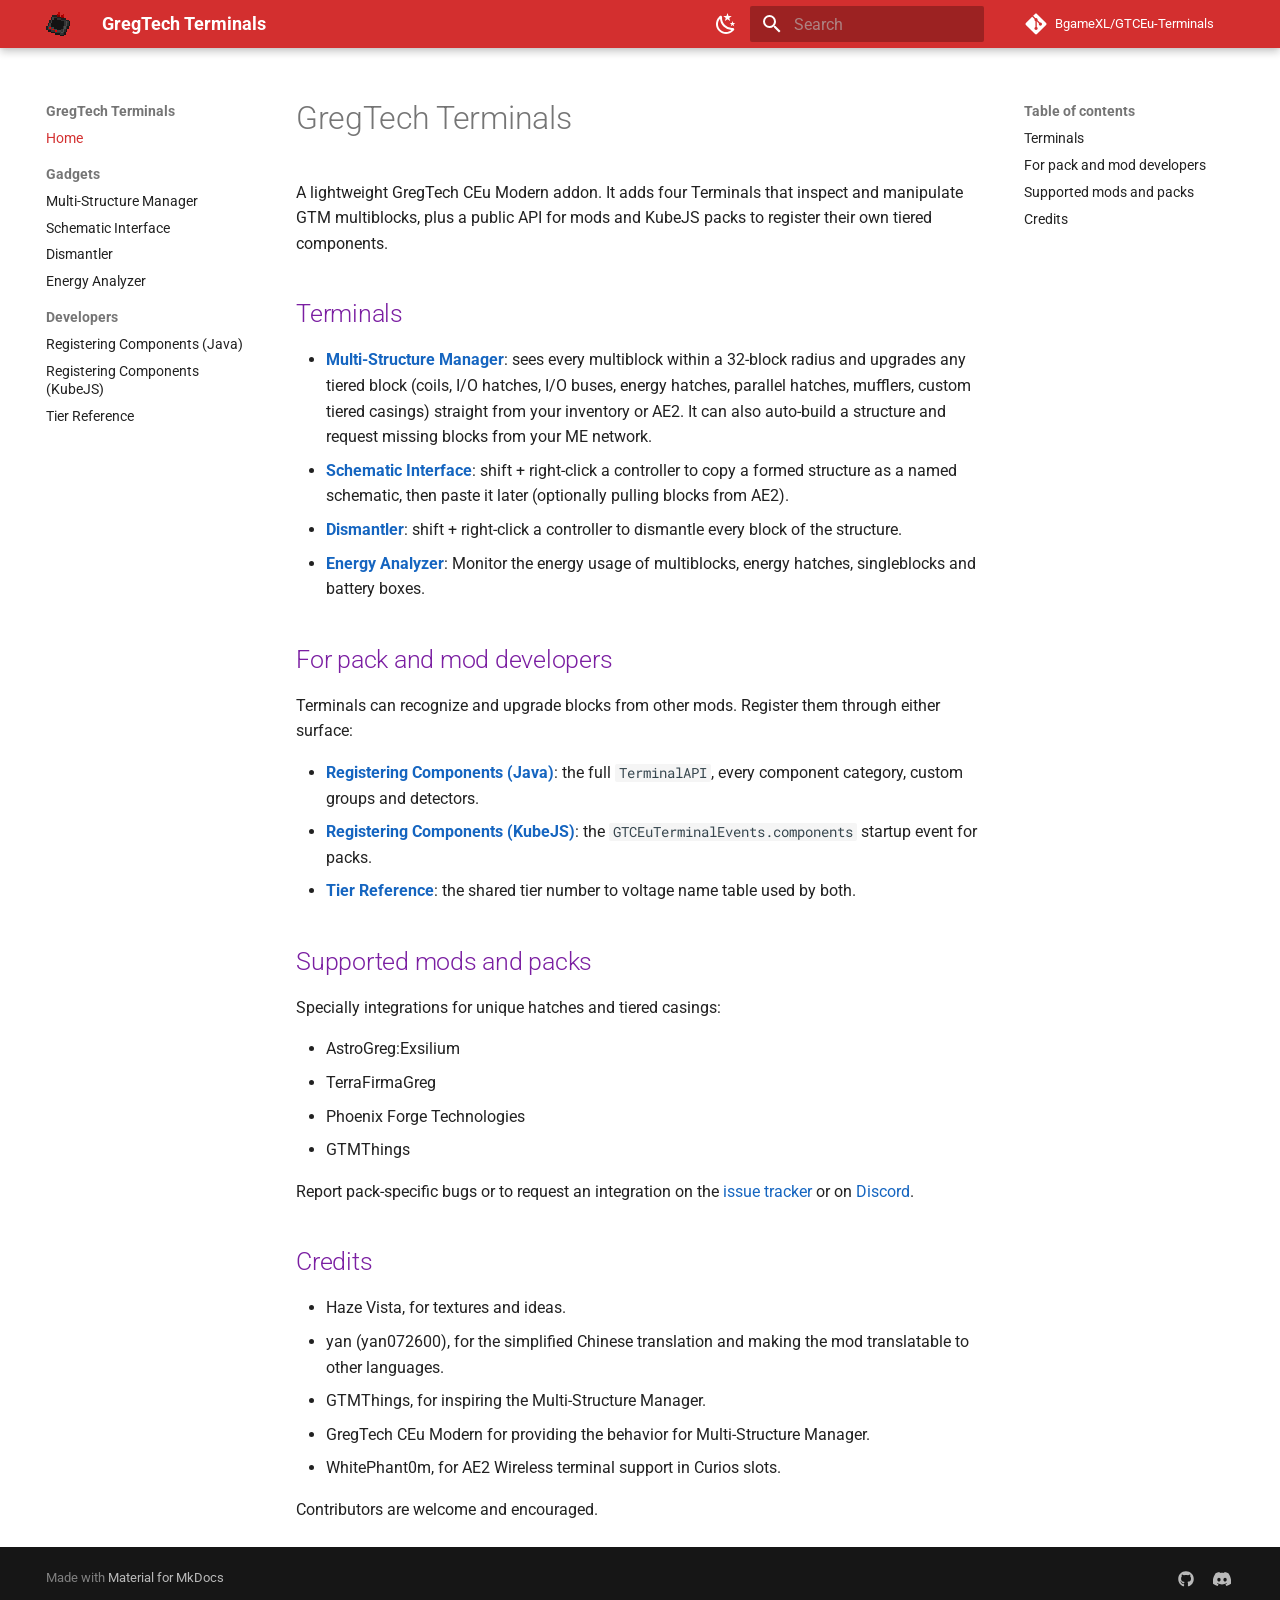
<file: index.html>
<!doctype html>
<html lang="en" class="no-js">
  <head>
    
      <meta charset="utf-8">
      <meta name="viewport" content="width=device-width,initial-scale=1">
      
        <meta name="description" content="Documentation for GregTech Terminals addon">
      
      
      
        <link rel="canonical" href="https://bgamexl.github.io/GTCEu-Terminals/">
      
      
      
        <link rel="next" href="multi-structure-manager/">
      
      
        
      
      
      <link rel="icon" href="assets/favicon.png">
      <meta name="generator" content="mkdocs-1.6.1, mkdocs-material-9.8.0">
    
    
      
        <title>GregTech Terminals</title>
      
    
    
      <link rel="stylesheet" href="assets/stylesheets/main.57a0d79d.min.css">
      
        
        <link rel="stylesheet" href="assets/stylesheets/palette.fb2fffe2.min.css">
      
      


    
    
      
    
    
      
        
        
        <link rel="preconnect" href="https://fonts.gstatic.com" crossorigin>
        <link rel="stylesheet" href="https://fonts.googleapis.com/css?family=Roboto:300,300i,400,400i,700,700i%7CRoboto+Mono:400,400i,700,700i&display=fallback">
        <style>:root{--md-text-font:"Roboto";--md-code-font:"Roboto Mono"}</style>
      
    
    
      <link rel="stylesheet" href="stylesheets/extra.css">
    
    <script>__md_scope=new URL(".",location),__md_hash=e=>[...e].reduce(((e,_)=>(e<<5)-e+_.charCodeAt(0)),0),__md_get=(e,_=localStorage,t=__md_scope)=>JSON.parse(_.getItem(t.pathname+"."+e)),__md_set=(e,_,t=localStorage,a=__md_scope)=>{try{t.setItem(a.pathname+"."+e,JSON.stringify(_))}catch(e){}}</script>
    
      

    
    
  </head>
  
  
    
    
      
    
    
    
    
    <body dir="ltr" data-md-color-scheme="default" data-md-color-primary="custom" data-md-color-accent="custom">
  
    
    <input class="md-toggle" data-md-toggle="drawer" type="checkbox" id="__drawer" autocomplete="off">
    <input class="md-toggle" data-md-toggle="search" type="checkbox" id="__search" autocomplete="off">
    <label class="md-overlay" for="__drawer"></label>
    <div data-md-component="skip">
      
        
        <a href="#gregtech-terminals" class="md-skip">
          Skip to content
        </a>
      
    </div>
    <div data-md-component="announce">
      
    </div>
    
    
      

  

<header class="md-header md-header--shadow" data-md-component="header">
  <nav class="md-header__inner md-grid" aria-label="Header">
    <a href="." title="GregTech Terminals" class="md-header__button md-logo" aria-label="GregTech Terminals" data-md-component="logo">
      
  <img src="assets/logo.png" alt="logo">

    </a>
    <label class="md-header__button md-icon" for="__drawer">
      
      <svg xmlns="http://www.w3.org/2000/svg" viewBox="0 0 24 24"><path d="M3 6h18v2H3zm0 5h18v2H3zm0 5h18v2H3z"/></svg>
    </label>
    <div class="md-header__title" data-md-component="header-title">
      <div class="md-header__ellipsis">
        <div class="md-header__topic">
          <span class="md-ellipsis">
            GregTech Terminals
          </span>
        </div>
        <div class="md-header__topic" data-md-component="header-topic">
          <span class="md-ellipsis">
            
              Home
            
          </span>
        </div>
      </div>
    </div>
    
      
        <form class="md-header__option" data-md-component="palette">
  
    
    
    
    <input class="md-option" data-md-color-media="(prefers-color-scheme: light)" data-md-color-scheme="default" data-md-color-primary="custom" data-md-color-accent="custom"  aria-label="Switch to dark mode"  type="radio" name="__palette" id="__palette_0">
    
      <label class="md-header__button md-icon" title="Switch to dark mode" for="__palette_1" hidden>
        <svg xmlns="http://www.w3.org/2000/svg" viewBox="0 0 24 24"><path d="m17.75 4.09-2.53 1.94.91 3.06-2.63-1.81-2.63 1.81.91-3.06-2.53-1.94L12.44 4l1.06-3 1.06 3zm3.5 6.91-1.64 1.25.59 1.98-1.7-1.17-1.7 1.17.59-1.98L15.75 11l2.06-.05L18.5 9l.69 1.95zm-2.28 4.95c.83-.08 1.72 1.1 1.19 1.85-.32.45-.66.87-1.08 1.27C15.17 23 8.84 23 4.94 19.07c-3.91-3.9-3.91-10.24 0-14.14.4-.4.82-.76 1.27-1.08.75-.53 1.93.36 1.85 1.19-.27 2.86.69 5.83 2.89 8.02a9.96 9.96 0 0 0 8.02 2.89m-1.64 2.02a12.08 12.08 0 0 1-7.8-3.47c-2.17-2.19-3.33-5-3.49-7.82-2.81 3.14-2.7 7.96.31 10.98 3.02 3.01 7.84 3.12 10.98.31"/></svg>
      </label>
    
  
    
    
    
    <input class="md-option" data-md-color-media="(prefers-color-scheme: dark)" data-md-color-scheme="slate" data-md-color-primary="custom" data-md-color-accent="custom"  aria-label="Switch to light mode"  type="radio" name="__palette" id="__palette_1">
    
      <label class="md-header__button md-icon" title="Switch to light mode" for="__palette_0" hidden>
        <svg xmlns="http://www.w3.org/2000/svg" viewBox="0 0 24 24"><path d="M12 7a5 5 0 0 1 5 5 5 5 0 0 1-5 5 5 5 0 0 1-5-5 5 5 0 0 1 5-5m0 2a3 3 0 0 0-3 3 3 3 0 0 0 3 3 3 3 0 0 0 3-3 3 3 0 0 0-3-3m0-7 2.39 3.42C13.65 5.15 12.84 5 12 5s-1.65.15-2.39.42zM3.34 7l4.16-.35A7.2 7.2 0 0 0 5.94 8.5c-.44.74-.69 1.5-.83 2.29zm.02 10 1.76-3.77a7.131 7.131 0 0 0 2.38 4.14zM20.65 7l-1.77 3.79a7.02 7.02 0 0 0-2.38-4.15zm-.01 10-4.14.36c.59-.51 1.12-1.14 1.54-1.86.42-.73.69-1.5.83-2.29zM12 22l-2.41-3.44c.74.27 1.55.44 2.41.44.82 0 1.63-.17 2.37-.44z"/></svg>
      </label>
    
  
</form>
      
    
    
      <script>var palette=__md_get("__palette");if(palette&&palette.color){if("(prefers-color-scheme)"===palette.color.media){var media=matchMedia("(prefers-color-scheme: light)"),input=document.querySelector(media.matches?"[data-md-color-media='(prefers-color-scheme: light)']":"[data-md-color-media='(prefers-color-scheme: dark)']");palette.color.media=input.getAttribute("data-md-color-media"),palette.color.scheme=input.getAttribute("data-md-color-scheme"),palette.color.primary=input.getAttribute("data-md-color-primary"),palette.color.accent=input.getAttribute("data-md-color-accent")}for(var[key,value]of Object.entries(palette.color))document.body.setAttribute("data-md-color-"+key,value)}</script>
    
    
    
      
      
        <label class="md-header__button md-icon" for="__search">
          
          <svg xmlns="http://www.w3.org/2000/svg" viewBox="0 0 24 24"><path d="M9.5 3A6.5 6.5 0 0 1 16 9.5c0 1.61-.59 3.09-1.56 4.23l.27.27h.79l5 5-1.5 1.5-5-5v-.79l-.27-.27A6.52 6.52 0 0 1 9.5 16 6.5 6.5 0 0 1 3 9.5 6.5 6.5 0 0 1 9.5 3m0 2C7 5 5 7 5 9.5S7 14 9.5 14 14 12 14 9.5 12 5 9.5 5"/></svg>
        </label>
        <div class="md-search" data-md-component="search" role="dialog">
  <label class="md-search__overlay" for="__search"></label>
  <div class="md-search__inner" role="search">
    <form class="md-search__form" name="search">
      <input type="text" class="md-search__input" name="query" aria-label="Search" placeholder="Search" autocapitalize="off" autocorrect="off" autocomplete="off" spellcheck="false" data-md-component="search-query" required>
      <label class="md-search__icon md-icon" for="__search">
        
        <svg xmlns="http://www.w3.org/2000/svg" viewBox="0 0 24 24"><path d="M9.5 3A6.5 6.5 0 0 1 16 9.5c0 1.61-.59 3.09-1.56 4.23l.27.27h.79l5 5-1.5 1.5-5-5v-.79l-.27-.27A6.52 6.52 0 0 1 9.5 16 6.5 6.5 0 0 1 3 9.5 6.5 6.5 0 0 1 9.5 3m0 2C7 5 5 7 5 9.5S7 14 9.5 14 14 12 14 9.5 12 5 9.5 5"/></svg>
        
        <svg xmlns="http://www.w3.org/2000/svg" viewBox="0 0 24 24"><path d="M20 11v2H8l5.5 5.5-1.42 1.42L4.16 12l7.92-7.92L13.5 5.5 8 11z"/></svg>
      </label>
      <nav class="md-search__options" aria-label="Search">
        
        <button type="reset" class="md-search__icon md-icon" title="Clear" aria-label="Clear" tabindex="-1">
          
          <svg xmlns="http://www.w3.org/2000/svg" viewBox="0 0 24 24"><path d="M19 6.41 17.59 5 12 10.59 6.41 5 5 6.41 10.59 12 5 17.59 6.41 19 12 13.41 17.59 19 19 17.59 13.41 12z"/></svg>
        </button>
      </nav>
      
        <div class="md-search__suggest" data-md-component="search-suggest"></div>
      
    </form>
    <div class="md-search__output">
      <div class="md-search__scrollwrap" tabindex="0" data-md-scrollfix>
        <div class="md-search-result" data-md-component="search-result">
          <div class="md-search-result__meta">
            Initializing search
          </div>
          <ol class="md-search-result__list" role="presentation"></ol>
        </div>
      </div>
    </div>
  </div>
</div>
      
    
    
      <div class="md-header__source">
        <a href="https://github.com/BgameXL/GTCEu-Terminals" title="Go to repository" class="md-source" data-md-component="source">
  <div class="md-source__icon md-icon">
    
    <svg xmlns="http://www.w3.org/2000/svg" viewBox="0 0 448 512"><!--! Font Awesome Free 7.1.0 by @fontawesome - https://fontawesome.com License - https://fontawesome.com/license/free (Icons: CC BY 4.0, Fonts: SIL OFL 1.1, Code: MIT License) Copyright 2025 Fonticons, Inc.--><path d="M439.6 236.1 244 40.5c-5.4-5.5-12.8-8.5-20.4-8.5s-15 3-20.4 8.4L162.5 81l51.5 51.5c27.1-9.1 52.7 16.8 43.4 43.7l49.7 49.7c34.2-11.8 61.2 31 35.5 56.7-26.5 26.5-70.2-2.9-56-37.3L240.3 199v121.9c25.3 12.5 22.3 41.8 9.1 55-6.4 6.4-15.2 10.1-24.3 10.1s-17.8-3.6-24.3-10.1c-17.6-17.6-11.1-46.9 11.2-56v-123c-20.8-8.5-24.6-30.7-18.6-45L142.6 101 8.5 235.1C3 240.6 0 247.9 0 255.5s3 15 8.5 20.4l195.6 195.7c5.4 5.4 12.7 8.4 20.4 8.4s15-3 20.4-8.4l194.7-194.7c5.4-5.4 8.4-12.8 8.4-20.4s-3-15-8.4-20.4"/></svg>
  </div>
  <div class="md-source__repository">
    BgameXL/GTCEu-Terminals
  </div>
</a>
      </div>
    
  </nav>
  
</header>
    
    <div class="md-container" data-md-component="container">
      
      
        
          
        
      
      <main class="md-main" data-md-component="main">
        <div class="md-main__inner md-grid">
          
            
              
              <div class="md-sidebar md-sidebar--primary" data-md-component="sidebar" data-md-type="navigation" >
                <div class="md-sidebar__scrollwrap">
                  <div class="md-sidebar__inner">
                    



<nav class="md-nav md-nav--primary" aria-label="Navigation" data-md-level="0">
  <label class="md-nav__title" for="__drawer">
    <a href="." title="GregTech Terminals" class="md-nav__button md-logo" aria-label="GregTech Terminals" data-md-component="logo">
      
  <img src="assets/logo.png" alt="logo">

    </a>
    GregTech Terminals
  </label>
  
    <div class="md-nav__source">
      <a href="https://github.com/BgameXL/GTCEu-Terminals" title="Go to repository" class="md-source" data-md-component="source">
  <div class="md-source__icon md-icon">
    
    <svg xmlns="http://www.w3.org/2000/svg" viewBox="0 0 448 512"><!--! Font Awesome Free 7.1.0 by @fontawesome - https://fontawesome.com License - https://fontawesome.com/license/free (Icons: CC BY 4.0, Fonts: SIL OFL 1.1, Code: MIT License) Copyright 2025 Fonticons, Inc.--><path d="M439.6 236.1 244 40.5c-5.4-5.5-12.8-8.5-20.4-8.5s-15 3-20.4 8.4L162.5 81l51.5 51.5c27.1-9.1 52.7 16.8 43.4 43.7l49.7 49.7c34.2-11.8 61.2 31 35.5 56.7-26.5 26.5-70.2-2.9-56-37.3L240.3 199v121.9c25.3 12.5 22.3 41.8 9.1 55-6.4 6.4-15.2 10.1-24.3 10.1s-17.8-3.6-24.3-10.1c-17.6-17.6-11.1-46.9 11.2-56v-123c-20.8-8.5-24.6-30.7-18.6-45L142.6 101 8.5 235.1C3 240.6 0 247.9 0 255.5s3 15 8.5 20.4l195.6 195.7c5.4 5.4 12.7 8.4 20.4 8.4s15-3 20.4-8.4l194.7-194.7c5.4-5.4 8.4-12.8 8.4-20.4s-3-15-8.4-20.4"/></svg>
  </div>
  <div class="md-source__repository">
    BgameXL/GTCEu-Terminals
  </div>
</a>
    </div>
  
  <ul class="md-nav__list" data-md-scrollfix>
    
      
      
  
  
    
  
  
  
    <li class="md-nav__item md-nav__item--active">
      
      <input class="md-nav__toggle md-toggle" type="checkbox" id="__toc">
      
      
        
      
      
        <label class="md-nav__link md-nav__link--active" for="__toc">
          
  
  
  <span class="md-ellipsis">
    
  
    Home
  

    
  </span>
  
  

          <span class="md-nav__icon md-icon"></span>
        </label>
      
      <a href="." class="md-nav__link md-nav__link--active">
        
  
  
  <span class="md-ellipsis">
    
  
    Home
  

    
  </span>
  
  

      </a>
      
        

<nav class="md-nav md-nav--secondary" aria-label="Table of contents">
  
  
  
    
  
  
    <label class="md-nav__title" for="__toc">
      <span class="md-nav__icon md-icon"></span>
      Table of contents
    </label>
    <ul class="md-nav__list" data-md-component="toc" data-md-scrollfix>
      
        <li class="md-nav__item">
  <a href="#terminals" class="md-nav__link">
    <span class="md-ellipsis">
      
        Terminals
      
    </span>
  </a>
  
</li>
      
        <li class="md-nav__item">
  <a href="#for-pack-and-mod-developers" class="md-nav__link">
    <span class="md-ellipsis">
      
        For pack and mod developers
      
    </span>
  </a>
  
</li>
      
        <li class="md-nav__item">
  <a href="#supported-mods-and-packs" class="md-nav__link">
    <span class="md-ellipsis">
      
        Supported mods and packs
      
    </span>
  </a>
  
</li>
      
        <li class="md-nav__item">
  <a href="#credits" class="md-nav__link">
    <span class="md-ellipsis">
      
        Credits
      
    </span>
  </a>
  
</li>
      
    </ul>
  
</nav>
      
    </li>
  

    
      
      
  
  
  
  
    
    
    
    
      
        
        
      
    
    
    <li class="md-nav__item md-nav__item--section md-nav__item--nested">
      
        
        
        <input class="md-nav__toggle md-toggle " type="checkbox" id="__nav_2" >
        
          
          <label class="md-nav__link" for="__nav_2" id="__nav_2_label" tabindex="">
            
  
  
  <span class="md-ellipsis">
    
  
    Gadgets
  

    
  </span>
  
  

            <span class="md-nav__icon md-icon"></span>
          </label>
        
        <nav class="md-nav" data-md-level="1" aria-labelledby="__nav_2_label" aria-expanded="false">
          <label class="md-nav__title" for="__nav_2">
            <span class="md-nav__icon md-icon"></span>
            
  
    Gadgets
  

          </label>
          <ul class="md-nav__list" data-md-scrollfix>
            
              
                
  
  
  
  
    <li class="md-nav__item">
      <a href="multi-structure-manager/" class="md-nav__link">
        
  
  
  <span class="md-ellipsis">
    
  
    Multi-Structure Manager
  

    
  </span>
  
  

      </a>
    </li>
  

              
            
              
                
  
  
  
  
    <li class="md-nav__item">
      <a href="schematic-interface/" class="md-nav__link">
        
  
  
  <span class="md-ellipsis">
    
  
    Schematic Interface
  

    
  </span>
  
  

      </a>
    </li>
  

              
            
              
                
  
  
  
  
    <li class="md-nav__item">
      <a href="dismantler/" class="md-nav__link">
        
  
  
  <span class="md-ellipsis">
    
  
    Dismantler
  

    
  </span>
  
  

      </a>
    </li>
  

              
            
              
                
  
  
  
  
    <li class="md-nav__item">
      <a href="energy-analyzer/" class="md-nav__link">
        
  
  
  <span class="md-ellipsis">
    
  
    Energy Analyzer
  

    
  </span>
  
  

      </a>
    </li>
  

              
            
          </ul>
        </nav>
      
    </li>
  

    
      
      
  
  
  
  
    
    
    
    
      
        
        
      
    
    
    <li class="md-nav__item md-nav__item--section md-nav__item--nested">
      
        
        
        <input class="md-nav__toggle md-toggle " type="checkbox" id="__nav_3" >
        
          
          <label class="md-nav__link" for="__nav_3" id="__nav_3_label" tabindex="">
            
  
  
  <span class="md-ellipsis">
    
  
    Developers
  

    
  </span>
  
  

            <span class="md-nav__icon md-icon"></span>
          </label>
        
        <nav class="md-nav" data-md-level="1" aria-labelledby="__nav_3_label" aria-expanded="false">
          <label class="md-nav__title" for="__nav_3">
            <span class="md-nav__icon md-icon"></span>
            
  
    Developers
  

          </label>
          <ul class="md-nav__list" data-md-scrollfix>
            
              
                
  
  
  
  
    <li class="md-nav__item">
      <a href="registering-components-java/" class="md-nav__link">
        
  
  
  <span class="md-ellipsis">
    
  
    Registering Components (Java)
  

    
  </span>
  
  

      </a>
    </li>
  

              
            
              
                
  
  
  
  
    <li class="md-nav__item">
      <a href="registering-components-kubejs/" class="md-nav__link">
        
  
  
  <span class="md-ellipsis">
    
  
    Registering Components (KubeJS)
  

    
  </span>
  
  

      </a>
    </li>
  

              
            
              
                
  
  
  
  
    <li class="md-nav__item">
      <a href="tier-reference/" class="md-nav__link">
        
  
  
  <span class="md-ellipsis">
    
  
    Tier Reference
  

    
  </span>
  
  

      </a>
    </li>
  

              
            
          </ul>
        </nav>
      
    </li>
  

    
  </ul>
</nav>
                  </div>
                </div>
              </div>
            
            
              
              <div class="md-sidebar md-sidebar--secondary" data-md-component="sidebar" data-md-type="toc" >
                <div class="md-sidebar__scrollwrap">
                  <div class="md-sidebar__inner">
                    

<nav class="md-nav md-nav--secondary" aria-label="Table of contents">
  
  
  
    
  
  
    <label class="md-nav__title" for="__toc">
      <span class="md-nav__icon md-icon"></span>
      Table of contents
    </label>
    <ul class="md-nav__list" data-md-component="toc" data-md-scrollfix>
      
        <li class="md-nav__item">
  <a href="#terminals" class="md-nav__link">
    <span class="md-ellipsis">
      
        Terminals
      
    </span>
  </a>
  
</li>
      
        <li class="md-nav__item">
  <a href="#for-pack-and-mod-developers" class="md-nav__link">
    <span class="md-ellipsis">
      
        For pack and mod developers
      
    </span>
  </a>
  
</li>
      
        <li class="md-nav__item">
  <a href="#supported-mods-and-packs" class="md-nav__link">
    <span class="md-ellipsis">
      
        Supported mods and packs
      
    </span>
  </a>
  
</li>
      
        <li class="md-nav__item">
  <a href="#credits" class="md-nav__link">
    <span class="md-ellipsis">
      
        Credits
      
    </span>
  </a>
  
</li>
      
    </ul>
  
</nav>
                  </div>
                </div>
              </div>
            
          
          
            <div class="md-content" data-md-component="content">
              
              <article class="md-content__inner md-typeset">
                
                  


  
  


<h1 id="gregtech-terminals">GregTech Terminals<a class="headerlink" href="#gregtech-terminals" title="Permanent link">&para;</a></h1>
<p>A lightweight GregTech CEu Modern addon. It adds four Terminals that inspect and manipulate GTM multiblocks, plus a public API for mods and KubeJS packs to register their own tiered components.</p>
<h2 id="terminals">Terminals<a class="headerlink" href="#terminals" title="Permanent link">&para;</a></h2>
<ul>
<li><strong><a href="multi-structure-manager/">Multi-Structure Manager</a></strong>: sees every multiblock within a 32-block radius and upgrades any tiered block (coils, I/O hatches, I/O buses, energy hatches, parallel hatches, mufflers, custom tiered casings) straight from your inventory or AE2. It can also auto-build a structure and request missing blocks from your ME network.</li>
<li><strong><a href="schematic-interface/">Schematic Interface</a></strong>: shift + right-click a controller to copy a formed structure as a named schematic, then paste it later (optionally pulling blocks from AE2).</li>
<li><strong><a href="dismantler/">Dismantler</a></strong>: shift + right-click a controller to dismantle every block of the structure.</li>
<li><strong><a href="energy-analyzer/">Energy Analyzer</a></strong>: Monitor the energy usage of multiblocks, energy hatches, singleblocks and battery boxes.</li>
</ul>
<h2 id="for-pack-and-mod-developers">For pack and mod developers<a class="headerlink" href="#for-pack-and-mod-developers" title="Permanent link">&para;</a></h2>
<p>Terminals can recognize and upgrade blocks from other mods. Register them through either surface:</p>
<ul>
<li><strong><a href="registering-components-java/">Registering Components (Java)</a></strong>: the full <code>TerminalAPI</code>, every component category, custom groups and detectors.</li>
<li><strong><a href="registering-components-kubejs/">Registering Components (KubeJS)</a></strong>: the <code>GTCEuTerminalEvents.components</code> startup event for packs.</li>
<li><strong><a href="tier-reference/">Tier Reference</a></strong>: the shared tier number to voltage name table used by both.</li>
</ul>
<h2 id="supported-mods-and-packs">Supported mods and packs<a class="headerlink" href="#supported-mods-and-packs" title="Permanent link">&para;</a></h2>
<p>Specially integrations for unique hatches and tiered casings:</p>
<ul>
<li>AstroGreg:Exsilium</li>
<li>TerraFirmaGreg</li>
<li>Phoenix Forge Technologies</li>
<li>GTMThings</li>
</ul>
<p>Report pack-specific bugs or to request an integration on the <a href="https://github.com/BgameXL/GTCEu-Terminals/issues">issue tracker</a> or on <a href="https://discord.gg/kAKk3wRAVh">Discord</a>.</p>
<h2 id="credits">Credits<a class="headerlink" href="#credits" title="Permanent link">&para;</a></h2>
<ul>
<li>Haze Vista, for textures and ideas.</li>
<li>yan (yan072600), for the simplified Chinese translation and making the mod translatable to other languages.</li>
<li>GTMThings, for inspiring the Multi-Structure Manager.</li>
<li>GregTech CEu Modern for providing the behavior for Multi-Structure Manager.</li>
<li>WhitePhant0m, for AE2 Wireless terminal support in Curios slots.</li>
</ul>
<p>Contributors are welcome and encouraged.</p>












                
              </article>
            </div>
          
          
<script>var target=document.getElementById(location.hash.slice(1));target&&target.name&&(target.checked=target.name.startsWith("__tabbed_"))</script>
        </div>
        
          <button type="button" class="md-top md-icon" data-md-component="top" hidden>
  
  <svg xmlns="http://www.w3.org/2000/svg" viewBox="0 0 24 24"><path d="M13 20h-2V8l-5.5 5.5-1.42-1.42L12 4.16l7.92 7.92-1.42 1.42L13 8z"/></svg>
  Back to top
</button>
        
      </main>
      
        <footer class="md-footer">
  
  <div class="md-footer-meta md-typeset">
    <div class="md-footer-meta__inner md-grid">
      <div class="md-copyright">
  
  
    Made with
    <a href="https://squidfunk.github.io/mkdocs-material/" target="_blank" rel="noopener">
      Material for MkDocs
    </a>
  
</div>
      
        
<div class="md-social">
  
    
    
    
    
      
      
    
    <a href="https://github.com/BgameXL/GTCEu-Terminals" target="_blank" rel="noopener" title="github.com" class="md-social__link">
      <svg xmlns="http://www.w3.org/2000/svg" viewBox="0 0 512 512"><!--! Font Awesome Free 7.1.0 by @fontawesome - https://fontawesome.com License - https://fontawesome.com/license/free (Icons: CC BY 4.0, Fonts: SIL OFL 1.1, Code: MIT License) Copyright 2025 Fonticons, Inc.--><path d="M173.9 397.4c0 2-2.3 3.6-5.2 3.6-3.3.3-5.6-1.3-5.6-3.6 0-2 2.3-3.6 5.2-3.6 3-.3 5.6 1.3 5.6 3.6m-31.1-4.5c-.7 2 1.3 4.3 4.3 4.9 2.6 1 5.6 0 6.2-2s-1.3-4.3-4.3-5.2c-2.6-.7-5.5.3-6.2 2.3m44.2-1.7c-2.9.7-4.9 2.6-4.6 4.9.3 2 2.9 3.3 5.9 2.6 2.9-.7 4.9-2.6 4.6-4.6-.3-1.9-3-3.2-5.9-2.9M252.8 8C114.1 8 8 113.3 8 252c0 110.9 69.8 205.8 169.5 239.2 12.8 2.3 17.3-5.6 17.3-12.1 0-6.2-.3-40.4-.3-61.4 0 0-70 15-84.7-29.8 0 0-11.4-29.1-27.8-36.6 0 0-22.9-15.7 1.6-15.4 0 0 24.9 2 38.6 25.8 21.9 38.6 58.6 27.5 72.9 20.9 2.3-16 8.8-27.1 16-33.7-55.9-6.2-112.3-14.3-112.3-110.5 0-27.5 7.6-41.3 23.6-58.9-2.6-6.5-11.1-33.3 2.6-67.9 20.9-6.5 69 27 69 27 20-5.6 41.5-8.5 62.8-8.5s42.8 2.9 62.8 8.5c0 0 48.1-33.6 69-27 13.7 34.7 5.2 61.4 2.6 67.9 16 17.7 25.8 31.5 25.8 58.9 0 96.5-58.9 104.2-114.8 110.5 9.2 7.9 17 22.9 17 46.4 0 33.7-.3 75.4-.3 83.6 0 6.5 4.6 14.4 17.3 12.1C436.2 457.8 504 362.9 504 252 504 113.3 391.5 8 252.8 8M105.2 352.9c-1.3 1-1 3.3.7 5.2 1.6 1.6 3.9 2.3 5.2 1 1.3-1 1-3.3-.7-5.2-1.6-1.6-3.9-2.3-5.2-1m-10.8-8.1c-.7 1.3.3 2.9 2.3 3.9 1.6 1 3.6.7 4.3-.7.7-1.3-.3-2.9-2.3-3.9-2-.6-3.6-.3-4.3.7m32.4 35.6c-1.6 1.3-1 4.3 1.3 6.2 2.3 2.3 5.2 2.6 6.5 1 1.3-1.3.7-4.3-1.3-6.2-2.2-2.3-5.2-2.6-6.5-1m-11.4-14.7c-1.6 1-1.6 3.6 0 5.9s4.3 3.3 5.6 2.3c1.6-1.3 1.6-3.9 0-6.2-1.4-2.3-4-3.3-5.6-2"/></svg>
    </a>
  
    
    
    
    
      
      
    
    <a href="https://discord.gg/kAKk3wRAVh" target="_blank" rel="noopener" title="discord.gg" class="md-social__link">
      <svg xmlns="http://www.w3.org/2000/svg" viewBox="0 0 576 512"><!--! Font Awesome Free 7.1.0 by @fontawesome - https://fontawesome.com License - https://fontawesome.com/license/free (Icons: CC BY 4.0, Fonts: SIL OFL 1.1, Code: MIT License) Copyright 2025 Fonticons, Inc.--><path d="M492.5 69.8c-.2-.3-.4-.6-.8-.7-38.1-17.5-78.4-30-119.7-37.1-.4-.1-.8 0-1.1.1s-.6.4-.8.8c-5.5 9.9-10.5 20.2-14.9 30.6-44.6-6.8-89.9-6.8-134.4 0-4.5-10.5-9.5-20.7-15.1-30.6-.2-.3-.5-.6-.8-.8s-.7-.2-1.1-.2C162.5 39 122.2 51.5 84.1 69c-.3.1-.6.4-.8.7C7.1 183.5-13.8 294.6-3.6 404.2c0 .3.1.5.2.8s.3.4.5.6c44.4 32.9 94 58 146.8 74.2.4.1.8.1 1.1 0s.7-.4.9-.7c11.3-15.4 21.4-31.8 30-48.8.1-.2.2-.5.2-.8s0-.5-.1-.8-.2-.5-.4-.6-.4-.3-.7-.4c-15.8-6.1-31.2-13.4-45.9-21.9-.3-.2-.5-.4-.7-.6s-.3-.6-.3-.9 0-.6.2-.9.3-.5.6-.7c3.1-2.3 6.2-4.7 9.1-7.1.3-.2.6-.4.9-.4s.7 0 1 .1c96.2 43.9 200.4 43.9 295.5 0 .3-.1.7-.2 1-.2s.7.2.9.4c2.9 2.4 6 4.9 9.1 7.2.2.2.4.4.6.7s.2.6.2.9-.1.6-.3.9-.4.5-.6.6c-14.7 8.6-30 15.9-45.9 21.8-.2.1-.5.2-.7.4s-.3.4-.4.7-.1.5-.1.8.1.5.2.8c8.8 17 18.8 33.3 30 48.8.2.3.6.6.9.7s.8.1 1.1 0c52.9-16.2 102.6-41.3 147.1-74.2.2-.2.4-.4.5-.6s.2-.5.2-.8c12.3-126.8-20.5-236.9-86.9-334.5zm-302 267.7c-29 0-52.8-26.6-52.8-59.2s23.4-59.2 52.8-59.2c29.7 0 53.3 26.8 52.8 59.2 0 32.7-23.4 59.2-52.8 59.2m195.4 0c-29 0-52.8-26.6-52.8-59.2s23.4-59.2 52.8-59.2c29.7 0 53.3 26.8 52.8 59.2 0 32.7-23.2 59.2-52.8 59.2"/></svg>
    </a>
  
</div>
      
    </div>
  </div>
</footer>
      
    </div>
    <div class="md-dialog" data-md-component="dialog">
      <div class="md-dialog__inner md-typeset"></div>
    </div>
    
    
    
      
      
      <script id="__config" type="application/json">{"annotate": null, "base": ".", "features": ["navigation.sections", "navigation.top", "content.code.copy", "search.suggest"], "search": "assets/javascripts/workers/search.a7633da7.min.js", "tags": null, "translations": {"clipboard.copied": "Copied to clipboard", "clipboard.copy": "Copy to clipboard", "search.result.more.one": "1 more on this page", "search.result.more.other": "# more on this page", "search.result.none": "No matching documents", "search.result.one": "1 matching document", "search.result.other": "# matching documents", "search.result.placeholder": "Type to start searching", "search.result.term.missing": "Missing", "select.version": "Select version"}, "version": null}</script>
    
    
      <script src="assets/javascripts/bundle.c21346df.min.js"></script>
      
    
  </body>
</html>
</file>
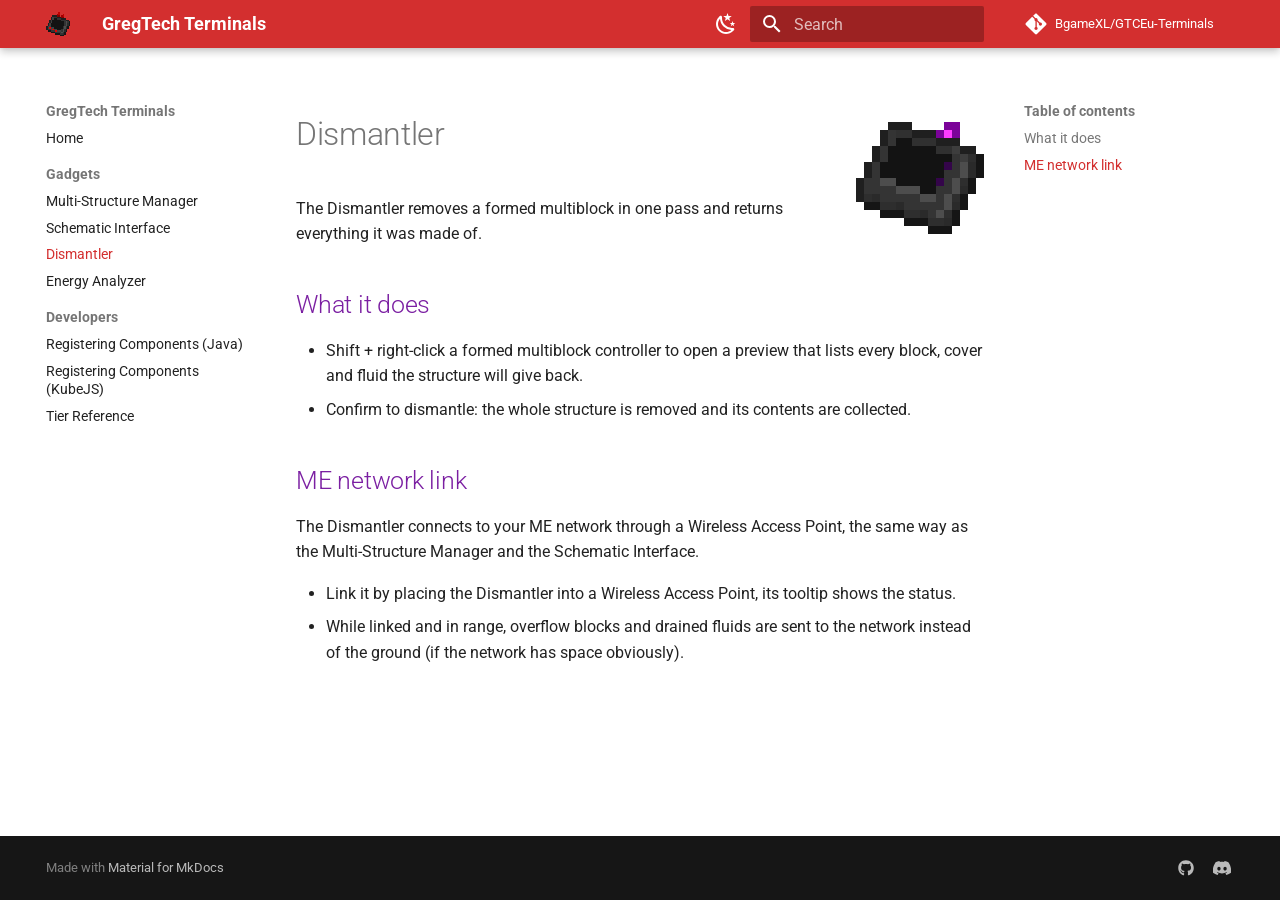
<file: dismantler/index.html>
<!doctype html>
<html lang="en" class="no-js">
  <head>
    
      <meta charset="utf-8">
      <meta name="viewport" content="width=device-width,initial-scale=1">
      
        <meta name="description" content="Documentation for GregTech Terminals addon">
      
      
      
        <link rel="canonical" href="https://bgamexl.github.io/GTCEu-Terminals/dismantler/">
      
      
        <link rel="prev" href="../schematic-interface/">
      
      
        <link rel="next" href="../energy-analyzer/">
      
      
        
      
      
      <link rel="icon" href="../assets/favicon.png">
      <meta name="generator" content="mkdocs-1.6.1, mkdocs-material-9.8.0">
    
    
      
        <title>Dismantler - GregTech Terminals</title>
      
    
    
      <link rel="stylesheet" href="../assets/stylesheets/main.57a0d79d.min.css">
      
        
        <link rel="stylesheet" href="../assets/stylesheets/palette.fb2fffe2.min.css">
      
      


    
    
      
    
    
      
        
        
        <link rel="preconnect" href="https://fonts.gstatic.com" crossorigin>
        <link rel="stylesheet" href="https://fonts.googleapis.com/css?family=Roboto:300,300i,400,400i,700,700i%7CRoboto+Mono:400,400i,700,700i&display=fallback">
        <style>:root{--md-text-font:"Roboto";--md-code-font:"Roboto Mono"}</style>
      
    
    
      <link rel="stylesheet" href="../stylesheets/extra.css">
    
    <script>__md_scope=new URL("..",location),__md_hash=e=>[...e].reduce(((e,_)=>(e<<5)-e+_.charCodeAt(0)),0),__md_get=(e,_=localStorage,t=__md_scope)=>JSON.parse(_.getItem(t.pathname+"."+e)),__md_set=(e,_,t=localStorage,a=__md_scope)=>{try{t.setItem(a.pathname+"."+e,JSON.stringify(_))}catch(e){}}</script>
    
      

    
    
  </head>
  
  
    
    
      
    
    
    
    
    <body dir="ltr" data-md-color-scheme="default" data-md-color-primary="custom" data-md-color-accent="custom">
  
    
    <input class="md-toggle" data-md-toggle="drawer" type="checkbox" id="__drawer" autocomplete="off">
    <input class="md-toggle" data-md-toggle="search" type="checkbox" id="__search" autocomplete="off">
    <label class="md-overlay" for="__drawer"></label>
    <div data-md-component="skip">
      
        
        <a href="#dismantler" class="md-skip">
          Skip to content
        </a>
      
    </div>
    <div data-md-component="announce">
      
    </div>
    
    
      

  

<header class="md-header md-header--shadow" data-md-component="header">
  <nav class="md-header__inner md-grid" aria-label="Header">
    <a href=".." title="GregTech Terminals" class="md-header__button md-logo" aria-label="GregTech Terminals" data-md-component="logo">
      
  <img src="../assets/logo.png" alt="logo">

    </a>
    <label class="md-header__button md-icon" for="__drawer">
      
      <svg xmlns="http://www.w3.org/2000/svg" viewBox="0 0 24 24"><path d="M3 6h18v2H3zm0 5h18v2H3zm0 5h18v2H3z"/></svg>
    </label>
    <div class="md-header__title" data-md-component="header-title">
      <div class="md-header__ellipsis">
        <div class="md-header__topic">
          <span class="md-ellipsis">
            GregTech Terminals
          </span>
        </div>
        <div class="md-header__topic" data-md-component="header-topic">
          <span class="md-ellipsis">
            
              Dismantler
            
          </span>
        </div>
      </div>
    </div>
    
      
        <form class="md-header__option" data-md-component="palette">
  
    
    
    
    <input class="md-option" data-md-color-media="(prefers-color-scheme: light)" data-md-color-scheme="default" data-md-color-primary="custom" data-md-color-accent="custom"  aria-label="Switch to dark mode"  type="radio" name="__palette" id="__palette_0">
    
      <label class="md-header__button md-icon" title="Switch to dark mode" for="__palette_1" hidden>
        <svg xmlns="http://www.w3.org/2000/svg" viewBox="0 0 24 24"><path d="m17.75 4.09-2.53 1.94.91 3.06-2.63-1.81-2.63 1.81.91-3.06-2.53-1.94L12.44 4l1.06-3 1.06 3zm3.5 6.91-1.64 1.25.59 1.98-1.7-1.17-1.7 1.17.59-1.98L15.75 11l2.06-.05L18.5 9l.69 1.95zm-2.28 4.95c.83-.08 1.72 1.1 1.19 1.85-.32.45-.66.87-1.08 1.27C15.17 23 8.84 23 4.94 19.07c-3.91-3.9-3.91-10.24 0-14.14.4-.4.82-.76 1.27-1.08.75-.53 1.93.36 1.85 1.19-.27 2.86.69 5.83 2.89 8.02a9.96 9.96 0 0 0 8.02 2.89m-1.64 2.02a12.08 12.08 0 0 1-7.8-3.47c-2.17-2.19-3.33-5-3.49-7.82-2.81 3.14-2.7 7.96.31 10.98 3.02 3.01 7.84 3.12 10.98.31"/></svg>
      </label>
    
  
    
    
    
    <input class="md-option" data-md-color-media="(prefers-color-scheme: dark)" data-md-color-scheme="slate" data-md-color-primary="custom" data-md-color-accent="custom"  aria-label="Switch to light mode"  type="radio" name="__palette" id="__palette_1">
    
      <label class="md-header__button md-icon" title="Switch to light mode" for="__palette_0" hidden>
        <svg xmlns="http://www.w3.org/2000/svg" viewBox="0 0 24 24"><path d="M12 7a5 5 0 0 1 5 5 5 5 0 0 1-5 5 5 5 0 0 1-5-5 5 5 0 0 1 5-5m0 2a3 3 0 0 0-3 3 3 3 0 0 0 3 3 3 3 0 0 0 3-3 3 3 0 0 0-3-3m0-7 2.39 3.42C13.65 5.15 12.84 5 12 5s-1.65.15-2.39.42zM3.34 7l4.16-.35A7.2 7.2 0 0 0 5.94 8.5c-.44.74-.69 1.5-.83 2.29zm.02 10 1.76-3.77a7.131 7.131 0 0 0 2.38 4.14zM20.65 7l-1.77 3.79a7.02 7.02 0 0 0-2.38-4.15zm-.01 10-4.14.36c.59-.51 1.12-1.14 1.54-1.86.42-.73.69-1.5.83-2.29zM12 22l-2.41-3.44c.74.27 1.55.44 2.41.44.82 0 1.63-.17 2.37-.44z"/></svg>
      </label>
    
  
</form>
      
    
    
      <script>var palette=__md_get("__palette");if(palette&&palette.color){if("(prefers-color-scheme)"===palette.color.media){var media=matchMedia("(prefers-color-scheme: light)"),input=document.querySelector(media.matches?"[data-md-color-media='(prefers-color-scheme: light)']":"[data-md-color-media='(prefers-color-scheme: dark)']");palette.color.media=input.getAttribute("data-md-color-media"),palette.color.scheme=input.getAttribute("data-md-color-scheme"),palette.color.primary=input.getAttribute("data-md-color-primary"),palette.color.accent=input.getAttribute("data-md-color-accent")}for(var[key,value]of Object.entries(palette.color))document.body.setAttribute("data-md-color-"+key,value)}</script>
    
    
    
      
      
        <label class="md-header__button md-icon" for="__search">
          
          <svg xmlns="http://www.w3.org/2000/svg" viewBox="0 0 24 24"><path d="M9.5 3A6.5 6.5 0 0 1 16 9.5c0 1.61-.59 3.09-1.56 4.23l.27.27h.79l5 5-1.5 1.5-5-5v-.79l-.27-.27A6.52 6.52 0 0 1 9.5 16 6.5 6.5 0 0 1 3 9.5 6.5 6.5 0 0 1 9.5 3m0 2C7 5 5 7 5 9.5S7 14 9.5 14 14 12 14 9.5 12 5 9.5 5"/></svg>
        </label>
        <div class="md-search" data-md-component="search" role="dialog">
  <label class="md-search__overlay" for="__search"></label>
  <div class="md-search__inner" role="search">
    <form class="md-search__form" name="search">
      <input type="text" class="md-search__input" name="query" aria-label="Search" placeholder="Search" autocapitalize="off" autocorrect="off" autocomplete="off" spellcheck="false" data-md-component="search-query" required>
      <label class="md-search__icon md-icon" for="__search">
        
        <svg xmlns="http://www.w3.org/2000/svg" viewBox="0 0 24 24"><path d="M9.5 3A6.5 6.5 0 0 1 16 9.5c0 1.61-.59 3.09-1.56 4.23l.27.27h.79l5 5-1.5 1.5-5-5v-.79l-.27-.27A6.52 6.52 0 0 1 9.5 16 6.5 6.5 0 0 1 3 9.5 6.5 6.5 0 0 1 9.5 3m0 2C7 5 5 7 5 9.5S7 14 9.5 14 14 12 14 9.5 12 5 9.5 5"/></svg>
        
        <svg xmlns="http://www.w3.org/2000/svg" viewBox="0 0 24 24"><path d="M20 11v2H8l5.5 5.5-1.42 1.42L4.16 12l7.92-7.92L13.5 5.5 8 11z"/></svg>
      </label>
      <nav class="md-search__options" aria-label="Search">
        
        <button type="reset" class="md-search__icon md-icon" title="Clear" aria-label="Clear" tabindex="-1">
          
          <svg xmlns="http://www.w3.org/2000/svg" viewBox="0 0 24 24"><path d="M19 6.41 17.59 5 12 10.59 6.41 5 5 6.41 10.59 12 5 17.59 6.41 19 12 13.41 17.59 19 19 17.59 13.41 12z"/></svg>
        </button>
      </nav>
      
        <div class="md-search__suggest" data-md-component="search-suggest"></div>
      
    </form>
    <div class="md-search__output">
      <div class="md-search__scrollwrap" tabindex="0" data-md-scrollfix>
        <div class="md-search-result" data-md-component="search-result">
          <div class="md-search-result__meta">
            Initializing search
          </div>
          <ol class="md-search-result__list" role="presentation"></ol>
        </div>
      </div>
    </div>
  </div>
</div>
      
    
    
      <div class="md-header__source">
        <a href="https://github.com/BgameXL/GTCEu-Terminals" title="Go to repository" class="md-source" data-md-component="source">
  <div class="md-source__icon md-icon">
    
    <svg xmlns="http://www.w3.org/2000/svg" viewBox="0 0 448 512"><!--! Font Awesome Free 7.1.0 by @fontawesome - https://fontawesome.com License - https://fontawesome.com/license/free (Icons: CC BY 4.0, Fonts: SIL OFL 1.1, Code: MIT License) Copyright 2025 Fonticons, Inc.--><path d="M439.6 236.1 244 40.5c-5.4-5.5-12.8-8.5-20.4-8.5s-15 3-20.4 8.4L162.5 81l51.5 51.5c27.1-9.1 52.7 16.8 43.4 43.7l49.7 49.7c34.2-11.8 61.2 31 35.5 56.7-26.5 26.5-70.2-2.9-56-37.3L240.3 199v121.9c25.3 12.5 22.3 41.8 9.1 55-6.4 6.4-15.2 10.1-24.3 10.1s-17.8-3.6-24.3-10.1c-17.6-17.6-11.1-46.9 11.2-56v-123c-20.8-8.5-24.6-30.7-18.6-45L142.6 101 8.5 235.1C3 240.6 0 247.9 0 255.5s3 15 8.5 20.4l195.6 195.7c5.4 5.4 12.7 8.4 20.4 8.4s15-3 20.4-8.4l194.7-194.7c5.4-5.4 8.4-12.8 8.4-20.4s-3-15-8.4-20.4"/></svg>
  </div>
  <div class="md-source__repository">
    BgameXL/GTCEu-Terminals
  </div>
</a>
      </div>
    
  </nav>
  
</header>
    
    <div class="md-container" data-md-component="container">
      
      
        
          
        
      
      <main class="md-main" data-md-component="main">
        <div class="md-main__inner md-grid">
          
            
              
              <div class="md-sidebar md-sidebar--primary" data-md-component="sidebar" data-md-type="navigation" >
                <div class="md-sidebar__scrollwrap">
                  <div class="md-sidebar__inner">
                    



<nav class="md-nav md-nav--primary" aria-label="Navigation" data-md-level="0">
  <label class="md-nav__title" for="__drawer">
    <a href=".." title="GregTech Terminals" class="md-nav__button md-logo" aria-label="GregTech Terminals" data-md-component="logo">
      
  <img src="../assets/logo.png" alt="logo">

    </a>
    GregTech Terminals
  </label>
  
    <div class="md-nav__source">
      <a href="https://github.com/BgameXL/GTCEu-Terminals" title="Go to repository" class="md-source" data-md-component="source">
  <div class="md-source__icon md-icon">
    
    <svg xmlns="http://www.w3.org/2000/svg" viewBox="0 0 448 512"><!--! Font Awesome Free 7.1.0 by @fontawesome - https://fontawesome.com License - https://fontawesome.com/license/free (Icons: CC BY 4.0, Fonts: SIL OFL 1.1, Code: MIT License) Copyright 2025 Fonticons, Inc.--><path d="M439.6 236.1 244 40.5c-5.4-5.5-12.8-8.5-20.4-8.5s-15 3-20.4 8.4L162.5 81l51.5 51.5c27.1-9.1 52.7 16.8 43.4 43.7l49.7 49.7c34.2-11.8 61.2 31 35.5 56.7-26.5 26.5-70.2-2.9-56-37.3L240.3 199v121.9c25.3 12.5 22.3 41.8 9.1 55-6.4 6.4-15.2 10.1-24.3 10.1s-17.8-3.6-24.3-10.1c-17.6-17.6-11.1-46.9 11.2-56v-123c-20.8-8.5-24.6-30.7-18.6-45L142.6 101 8.5 235.1C3 240.6 0 247.9 0 255.5s3 15 8.5 20.4l195.6 195.7c5.4 5.4 12.7 8.4 20.4 8.4s15-3 20.4-8.4l194.7-194.7c5.4-5.4 8.4-12.8 8.4-20.4s-3-15-8.4-20.4"/></svg>
  </div>
  <div class="md-source__repository">
    BgameXL/GTCEu-Terminals
  </div>
</a>
    </div>
  
  <ul class="md-nav__list" data-md-scrollfix>
    
      
      
  
  
  
  
    <li class="md-nav__item">
      <a href=".." class="md-nav__link">
        
  
  
  <span class="md-ellipsis">
    
  
    Home
  

    
  </span>
  
  

      </a>
    </li>
  

    
      
      
  
  
    
  
  
  
    
    
    
    
      
        
        
      
    
    
    <li class="md-nav__item md-nav__item--active md-nav__item--section md-nav__item--nested">
      
        
        
        <input class="md-nav__toggle md-toggle " type="checkbox" id="__nav_2" checked>
        
          
          <label class="md-nav__link" for="__nav_2" id="__nav_2_label" tabindex="">
            
  
  
  <span class="md-ellipsis">
    
  
    Gadgets
  

    
  </span>
  
  

            <span class="md-nav__icon md-icon"></span>
          </label>
        
        <nav class="md-nav" data-md-level="1" aria-labelledby="__nav_2_label" aria-expanded="true">
          <label class="md-nav__title" for="__nav_2">
            <span class="md-nav__icon md-icon"></span>
            
  
    Gadgets
  

          </label>
          <ul class="md-nav__list" data-md-scrollfix>
            
              
                
  
  
  
  
    <li class="md-nav__item">
      <a href="../multi-structure-manager/" class="md-nav__link">
        
  
  
  <span class="md-ellipsis">
    
  
    Multi-Structure Manager
  

    
  </span>
  
  

      </a>
    </li>
  

              
            
              
                
  
  
  
  
    <li class="md-nav__item">
      <a href="../schematic-interface/" class="md-nav__link">
        
  
  
  <span class="md-ellipsis">
    
  
    Schematic Interface
  

    
  </span>
  
  

      </a>
    </li>
  

              
            
              
                
  
  
    
  
  
  
    <li class="md-nav__item md-nav__item--active">
      
      <input class="md-nav__toggle md-toggle" type="checkbox" id="__toc">
      
      
        
      
      
        <label class="md-nav__link md-nav__link--active" for="__toc">
          
  
  
  <span class="md-ellipsis">
    
  
    Dismantler
  

    
  </span>
  
  

          <span class="md-nav__icon md-icon"></span>
        </label>
      
      <a href="./" class="md-nav__link md-nav__link--active">
        
  
  
  <span class="md-ellipsis">
    
  
    Dismantler
  

    
  </span>
  
  

      </a>
      
        

<nav class="md-nav md-nav--secondary" aria-label="Table of contents">
  
  
  
    
  
  
    <label class="md-nav__title" for="__toc">
      <span class="md-nav__icon md-icon"></span>
      Table of contents
    </label>
    <ul class="md-nav__list" data-md-component="toc" data-md-scrollfix>
      
        <li class="md-nav__item">
  <a href="#what-it-does" class="md-nav__link">
    <span class="md-ellipsis">
      
        What it does
      
    </span>
  </a>
  
</li>
      
        <li class="md-nav__item">
  <a href="#me-network-link" class="md-nav__link">
    <span class="md-ellipsis">
      
        ME network link
      
    </span>
  </a>
  
</li>
      
    </ul>
  
</nav>
      
    </li>
  

              
            
              
                
  
  
  
  
    <li class="md-nav__item">
      <a href="../energy-analyzer/" class="md-nav__link">
        
  
  
  <span class="md-ellipsis">
    
  
    Energy Analyzer
  

    
  </span>
  
  

      </a>
    </li>
  

              
            
          </ul>
        </nav>
      
    </li>
  

    
      
      
  
  
  
  
    
    
    
    
      
        
        
      
    
    
    <li class="md-nav__item md-nav__item--section md-nav__item--nested">
      
        
        
        <input class="md-nav__toggle md-toggle " type="checkbox" id="__nav_3" >
        
          
          <label class="md-nav__link" for="__nav_3" id="__nav_3_label" tabindex="">
            
  
  
  <span class="md-ellipsis">
    
  
    Developers
  

    
  </span>
  
  

            <span class="md-nav__icon md-icon"></span>
          </label>
        
        <nav class="md-nav" data-md-level="1" aria-labelledby="__nav_3_label" aria-expanded="false">
          <label class="md-nav__title" for="__nav_3">
            <span class="md-nav__icon md-icon"></span>
            
  
    Developers
  

          </label>
          <ul class="md-nav__list" data-md-scrollfix>
            
              
                
  
  
  
  
    <li class="md-nav__item">
      <a href="../registering-components-java/" class="md-nav__link">
        
  
  
  <span class="md-ellipsis">
    
  
    Registering Components (Java)
  

    
  </span>
  
  

      </a>
    </li>
  

              
            
              
                
  
  
  
  
    <li class="md-nav__item">
      <a href="../registering-components-kubejs/" class="md-nav__link">
        
  
  
  <span class="md-ellipsis">
    
  
    Registering Components (KubeJS)
  

    
  </span>
  
  

      </a>
    </li>
  

              
            
              
                
  
  
  
  
    <li class="md-nav__item">
      <a href="../tier-reference/" class="md-nav__link">
        
  
  
  <span class="md-ellipsis">
    
  
    Tier Reference
  

    
  </span>
  
  

      </a>
    </li>
  

              
            
          </ul>
        </nav>
      
    </li>
  

    
  </ul>
</nav>
                  </div>
                </div>
              </div>
            
            
              
              <div class="md-sidebar md-sidebar--secondary" data-md-component="sidebar" data-md-type="toc" >
                <div class="md-sidebar__scrollwrap">
                  <div class="md-sidebar__inner">
                    

<nav class="md-nav md-nav--secondary" aria-label="Table of contents">
  
  
  
    
  
  
    <label class="md-nav__title" for="__toc">
      <span class="md-nav__icon md-icon"></span>
      Table of contents
    </label>
    <ul class="md-nav__list" data-md-component="toc" data-md-scrollfix>
      
        <li class="md-nav__item">
  <a href="#what-it-does" class="md-nav__link">
    <span class="md-ellipsis">
      
        What it does
      
    </span>
  </a>
  
</li>
      
        <li class="md-nav__item">
  <a href="#me-network-link" class="md-nav__link">
    <span class="md-ellipsis">
      
        ME network link
      
    </span>
  </a>
  
</li>
      
    </ul>
  
</nav>
                  </div>
                </div>
              </div>
            
          
          
            <div class="md-content" data-md-component="content">
              
              <article class="md-content__inner md-typeset">
                
                  


  
  


<p><img alt="Dismantler" class="item-icon" src="../assets/img/items/dismantler.gif" /></p>
<h1 id="dismantler">Dismantler<a class="headerlink" href="#dismantler" title="Permanent link">&para;</a></h1>
<p>The Dismantler removes a formed multiblock in one pass and returns everything it was made of.</p>
<h2 id="what-it-does">What it does<a class="headerlink" href="#what-it-does" title="Permanent link">&para;</a></h2>
<ul>
<li>Shift + right-click a formed multiblock controller to open a preview that lists every block, cover and fluid the structure will give back.</li>
<li>Confirm to dismantle: the whole structure is removed and its contents are collected.</li>
</ul>
<h2 id="me-network-link">ME network link<a class="headerlink" href="#me-network-link" title="Permanent link">&para;</a></h2>
<p>The Dismantler connects to your ME network through a Wireless Access Point, the same way as the Multi-Structure Manager and the Schematic Interface.</p>
<ul>
<li>Link it by placing the Dismantler into a Wireless Access Point, its tooltip shows the status.</li>
<li>While linked and in range, overflow blocks and drained fluids are sent to the network instead of the ground (if the network has space obviously).</li>
</ul>












                
              </article>
            </div>
          
          
<script>var target=document.getElementById(location.hash.slice(1));target&&target.name&&(target.checked=target.name.startsWith("__tabbed_"))</script>
        </div>
        
          <button type="button" class="md-top md-icon" data-md-component="top" hidden>
  
  <svg xmlns="http://www.w3.org/2000/svg" viewBox="0 0 24 24"><path d="M13 20h-2V8l-5.5 5.5-1.42-1.42L12 4.16l7.92 7.92-1.42 1.42L13 8z"/></svg>
  Back to top
</button>
        
      </main>
      
        <footer class="md-footer">
  
  <div class="md-footer-meta md-typeset">
    <div class="md-footer-meta__inner md-grid">
      <div class="md-copyright">
  
  
    Made with
    <a href="https://squidfunk.github.io/mkdocs-material/" target="_blank" rel="noopener">
      Material for MkDocs
    </a>
  
</div>
      
        
<div class="md-social">
  
    
    
    
    
      
      
    
    <a href="https://github.com/BgameXL/GTCEu-Terminals" target="_blank" rel="noopener" title="github.com" class="md-social__link">
      <svg xmlns="http://www.w3.org/2000/svg" viewBox="0 0 512 512"><!--! Font Awesome Free 7.1.0 by @fontawesome - https://fontawesome.com License - https://fontawesome.com/license/free (Icons: CC BY 4.0, Fonts: SIL OFL 1.1, Code: MIT License) Copyright 2025 Fonticons, Inc.--><path d="M173.9 397.4c0 2-2.3 3.6-5.2 3.6-3.3.3-5.6-1.3-5.6-3.6 0-2 2.3-3.6 5.2-3.6 3-.3 5.6 1.3 5.6 3.6m-31.1-4.5c-.7 2 1.3 4.3 4.3 4.9 2.6 1 5.6 0 6.2-2s-1.3-4.3-4.3-5.2c-2.6-.7-5.5.3-6.2 2.3m44.2-1.7c-2.9.7-4.9 2.6-4.6 4.9.3 2 2.9 3.3 5.9 2.6 2.9-.7 4.9-2.6 4.6-4.6-.3-1.9-3-3.2-5.9-2.9M252.8 8C114.1 8 8 113.3 8 252c0 110.9 69.8 205.8 169.5 239.2 12.8 2.3 17.3-5.6 17.3-12.1 0-6.2-.3-40.4-.3-61.4 0 0-70 15-84.7-29.8 0 0-11.4-29.1-27.8-36.6 0 0-22.9-15.7 1.6-15.4 0 0 24.9 2 38.6 25.8 21.9 38.6 58.6 27.5 72.9 20.9 2.3-16 8.8-27.1 16-33.7-55.9-6.2-112.3-14.3-112.3-110.5 0-27.5 7.6-41.3 23.6-58.9-2.6-6.5-11.1-33.3 2.6-67.9 20.9-6.5 69 27 69 27 20-5.6 41.5-8.5 62.8-8.5s42.8 2.9 62.8 8.5c0 0 48.1-33.6 69-27 13.7 34.7 5.2 61.4 2.6 67.9 16 17.7 25.8 31.5 25.8 58.9 0 96.5-58.9 104.2-114.8 110.5 9.2 7.9 17 22.9 17 46.4 0 33.7-.3 75.4-.3 83.6 0 6.5 4.6 14.4 17.3 12.1C436.2 457.8 504 362.9 504 252 504 113.3 391.5 8 252.8 8M105.2 352.9c-1.3 1-1 3.3.7 5.2 1.6 1.6 3.9 2.3 5.2 1 1.3-1 1-3.3-.7-5.2-1.6-1.6-3.9-2.3-5.2-1m-10.8-8.1c-.7 1.3.3 2.9 2.3 3.9 1.6 1 3.6.7 4.3-.7.7-1.3-.3-2.9-2.3-3.9-2-.6-3.6-.3-4.3.7m32.4 35.6c-1.6 1.3-1 4.3 1.3 6.2 2.3 2.3 5.2 2.6 6.5 1 1.3-1.3.7-4.3-1.3-6.2-2.2-2.3-5.2-2.6-6.5-1m-11.4-14.7c-1.6 1-1.6 3.6 0 5.9s4.3 3.3 5.6 2.3c1.6-1.3 1.6-3.9 0-6.2-1.4-2.3-4-3.3-5.6-2"/></svg>
    </a>
  
    
    
    
    
      
      
    
    <a href="https://discord.gg/kAKk3wRAVh" target="_blank" rel="noopener" title="discord.gg" class="md-social__link">
      <svg xmlns="http://www.w3.org/2000/svg" viewBox="0 0 576 512"><!--! Font Awesome Free 7.1.0 by @fontawesome - https://fontawesome.com License - https://fontawesome.com/license/free (Icons: CC BY 4.0, Fonts: SIL OFL 1.1, Code: MIT License) Copyright 2025 Fonticons, Inc.--><path d="M492.5 69.8c-.2-.3-.4-.6-.8-.7-38.1-17.5-78.4-30-119.7-37.1-.4-.1-.8 0-1.1.1s-.6.4-.8.8c-5.5 9.9-10.5 20.2-14.9 30.6-44.6-6.8-89.9-6.8-134.4 0-4.5-10.5-9.5-20.7-15.1-30.6-.2-.3-.5-.6-.8-.8s-.7-.2-1.1-.2C162.5 39 122.2 51.5 84.1 69c-.3.1-.6.4-.8.7C7.1 183.5-13.8 294.6-3.6 404.2c0 .3.1.5.2.8s.3.4.5.6c44.4 32.9 94 58 146.8 74.2.4.1.8.1 1.1 0s.7-.4.9-.7c11.3-15.4 21.4-31.8 30-48.8.1-.2.2-.5.2-.8s0-.5-.1-.8-.2-.5-.4-.6-.4-.3-.7-.4c-15.8-6.1-31.2-13.4-45.9-21.9-.3-.2-.5-.4-.7-.6s-.3-.6-.3-.9 0-.6.2-.9.3-.5.6-.7c3.1-2.3 6.2-4.7 9.1-7.1.3-.2.6-.4.9-.4s.7 0 1 .1c96.2 43.9 200.4 43.9 295.5 0 .3-.1.7-.2 1-.2s.7.2.9.4c2.9 2.4 6 4.9 9.1 7.2.2.2.4.4.6.7s.2.6.2.9-.1.6-.3.9-.4.5-.6.6c-14.7 8.6-30 15.9-45.9 21.8-.2.1-.5.2-.7.4s-.3.4-.4.7-.1.5-.1.8.1.5.2.8c8.8 17 18.8 33.3 30 48.8.2.3.6.6.9.7s.8.1 1.1 0c52.9-16.2 102.6-41.3 147.1-74.2.2-.2.4-.4.5-.6s.2-.5.2-.8c12.3-126.8-20.5-236.9-86.9-334.5zm-302 267.7c-29 0-52.8-26.6-52.8-59.2s23.4-59.2 52.8-59.2c29.7 0 53.3 26.8 52.8 59.2 0 32.7-23.4 59.2-52.8 59.2m195.4 0c-29 0-52.8-26.6-52.8-59.2s23.4-59.2 52.8-59.2c29.7 0 53.3 26.8 52.8 59.2 0 32.7-23.2 59.2-52.8 59.2"/></svg>
    </a>
  
</div>
      
    </div>
  </div>
</footer>
      
    </div>
    <div class="md-dialog" data-md-component="dialog">
      <div class="md-dialog__inner md-typeset"></div>
    </div>
    
    
    
      
      
      <script id="__config" type="application/json">{"annotate": null, "base": "..", "features": ["navigation.sections", "navigation.top", "content.code.copy", "search.suggest"], "search": "../assets/javascripts/workers/search.a7633da7.min.js", "tags": null, "translations": {"clipboard.copied": "Copied to clipboard", "clipboard.copy": "Copy to clipboard", "search.result.more.one": "1 more on this page", "search.result.more.other": "# more on this page", "search.result.none": "No matching documents", "search.result.one": "1 matching document", "search.result.other": "# matching documents", "search.result.placeholder": "Type to start searching", "search.result.term.missing": "Missing", "select.version": "Select version"}, "version": null}</script>
    
    
      <script src="../assets/javascripts/bundle.c21346df.min.js"></script>
      
    
  </body>
</html>
</file>
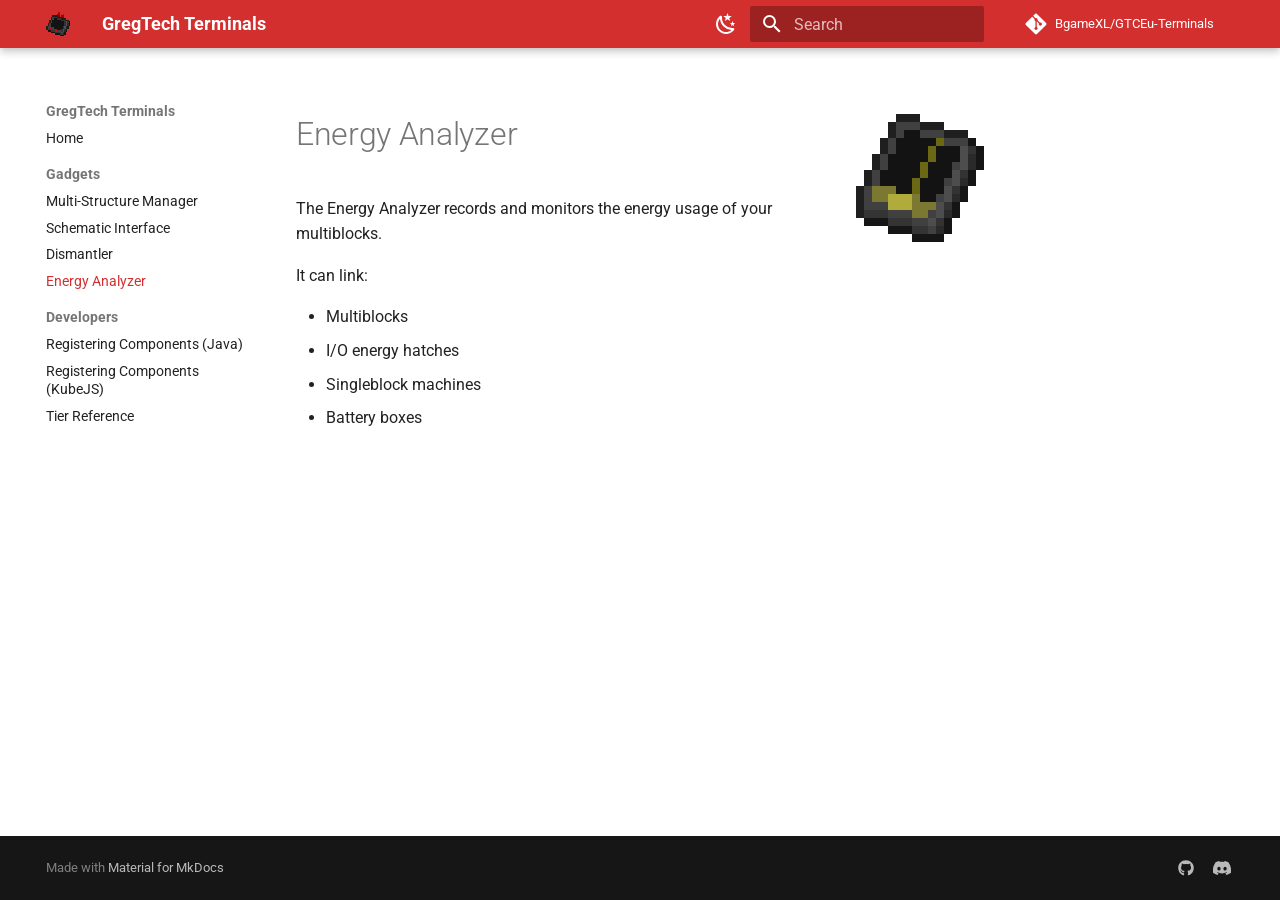
<file: energy-analyzer/index.html>
<!doctype html>
<html lang="en" class="no-js">
  <head>
    
      <meta charset="utf-8">
      <meta name="viewport" content="width=device-width,initial-scale=1">
      
        <meta name="description" content="Documentation for GregTech Terminals addon">
      
      
      
        <link rel="canonical" href="https://bgamexl.github.io/GTCEu-Terminals/energy-analyzer/">
      
      
        <link rel="prev" href="../dismantler/">
      
      
        <link rel="next" href="../registering-components-java/">
      
      
        
      
      
      <link rel="icon" href="../assets/favicon.png">
      <meta name="generator" content="mkdocs-1.6.1, mkdocs-material-9.8.0">
    
    
      
        <title>Energy Analyzer - GregTech Terminals</title>
      
    
    
      <link rel="stylesheet" href="../assets/stylesheets/main.57a0d79d.min.css">
      
        
        <link rel="stylesheet" href="../assets/stylesheets/palette.fb2fffe2.min.css">
      
      


    
    
      
    
    
      
        
        
        <link rel="preconnect" href="https://fonts.gstatic.com" crossorigin>
        <link rel="stylesheet" href="https://fonts.googleapis.com/css?family=Roboto:300,300i,400,400i,700,700i%7CRoboto+Mono:400,400i,700,700i&display=fallback">
        <style>:root{--md-text-font:"Roboto";--md-code-font:"Roboto Mono"}</style>
      
    
    
      <link rel="stylesheet" href="../stylesheets/extra.css">
    
    <script>__md_scope=new URL("..",location),__md_hash=e=>[...e].reduce(((e,_)=>(e<<5)-e+_.charCodeAt(0)),0),__md_get=(e,_=localStorage,t=__md_scope)=>JSON.parse(_.getItem(t.pathname+"."+e)),__md_set=(e,_,t=localStorage,a=__md_scope)=>{try{t.setItem(a.pathname+"."+e,JSON.stringify(_))}catch(e){}}</script>
    
      

    
    
  </head>
  
  
    
    
      
    
    
    
    
    <body dir="ltr" data-md-color-scheme="default" data-md-color-primary="custom" data-md-color-accent="custom">
  
    
    <input class="md-toggle" data-md-toggle="drawer" type="checkbox" id="__drawer" autocomplete="off">
    <input class="md-toggle" data-md-toggle="search" type="checkbox" id="__search" autocomplete="off">
    <label class="md-overlay" for="__drawer"></label>
    <div data-md-component="skip">
      
        
        <a href="#energy-analyzer" class="md-skip">
          Skip to content
        </a>
      
    </div>
    <div data-md-component="announce">
      
    </div>
    
    
      

  

<header class="md-header md-header--shadow" data-md-component="header">
  <nav class="md-header__inner md-grid" aria-label="Header">
    <a href=".." title="GregTech Terminals" class="md-header__button md-logo" aria-label="GregTech Terminals" data-md-component="logo">
      
  <img src="../assets/logo.png" alt="logo">

    </a>
    <label class="md-header__button md-icon" for="__drawer">
      
      <svg xmlns="http://www.w3.org/2000/svg" viewBox="0 0 24 24"><path d="M3 6h18v2H3zm0 5h18v2H3zm0 5h18v2H3z"/></svg>
    </label>
    <div class="md-header__title" data-md-component="header-title">
      <div class="md-header__ellipsis">
        <div class="md-header__topic">
          <span class="md-ellipsis">
            GregTech Terminals
          </span>
        </div>
        <div class="md-header__topic" data-md-component="header-topic">
          <span class="md-ellipsis">
            
              Energy Analyzer
            
          </span>
        </div>
      </div>
    </div>
    
      
        <form class="md-header__option" data-md-component="palette">
  
    
    
    
    <input class="md-option" data-md-color-media="(prefers-color-scheme: light)" data-md-color-scheme="default" data-md-color-primary="custom" data-md-color-accent="custom"  aria-label="Switch to dark mode"  type="radio" name="__palette" id="__palette_0">
    
      <label class="md-header__button md-icon" title="Switch to dark mode" for="__palette_1" hidden>
        <svg xmlns="http://www.w3.org/2000/svg" viewBox="0 0 24 24"><path d="m17.75 4.09-2.53 1.94.91 3.06-2.63-1.81-2.63 1.81.91-3.06-2.53-1.94L12.44 4l1.06-3 1.06 3zm3.5 6.91-1.64 1.25.59 1.98-1.7-1.17-1.7 1.17.59-1.98L15.75 11l2.06-.05L18.5 9l.69 1.95zm-2.28 4.95c.83-.08 1.72 1.1 1.19 1.85-.32.45-.66.87-1.08 1.27C15.17 23 8.84 23 4.94 19.07c-3.91-3.9-3.91-10.24 0-14.14.4-.4.82-.76 1.27-1.08.75-.53 1.93.36 1.85 1.19-.27 2.86.69 5.83 2.89 8.02a9.96 9.96 0 0 0 8.02 2.89m-1.64 2.02a12.08 12.08 0 0 1-7.8-3.47c-2.17-2.19-3.33-5-3.49-7.82-2.81 3.14-2.7 7.96.31 10.98 3.02 3.01 7.84 3.12 10.98.31"/></svg>
      </label>
    
  
    
    
    
    <input class="md-option" data-md-color-media="(prefers-color-scheme: dark)" data-md-color-scheme="slate" data-md-color-primary="custom" data-md-color-accent="custom"  aria-label="Switch to light mode"  type="radio" name="__palette" id="__palette_1">
    
      <label class="md-header__button md-icon" title="Switch to light mode" for="__palette_0" hidden>
        <svg xmlns="http://www.w3.org/2000/svg" viewBox="0 0 24 24"><path d="M12 7a5 5 0 0 1 5 5 5 5 0 0 1-5 5 5 5 0 0 1-5-5 5 5 0 0 1 5-5m0 2a3 3 0 0 0-3 3 3 3 0 0 0 3 3 3 3 0 0 0 3-3 3 3 0 0 0-3-3m0-7 2.39 3.42C13.65 5.15 12.84 5 12 5s-1.65.15-2.39.42zM3.34 7l4.16-.35A7.2 7.2 0 0 0 5.94 8.5c-.44.74-.69 1.5-.83 2.29zm.02 10 1.76-3.77a7.131 7.131 0 0 0 2.38 4.14zM20.65 7l-1.77 3.79a7.02 7.02 0 0 0-2.38-4.15zm-.01 10-4.14.36c.59-.51 1.12-1.14 1.54-1.86.42-.73.69-1.5.83-2.29zM12 22l-2.41-3.44c.74.27 1.55.44 2.41.44.82 0 1.63-.17 2.37-.44z"/></svg>
      </label>
    
  
</form>
      
    
    
      <script>var palette=__md_get("__palette");if(palette&&palette.color){if("(prefers-color-scheme)"===palette.color.media){var media=matchMedia("(prefers-color-scheme: light)"),input=document.querySelector(media.matches?"[data-md-color-media='(prefers-color-scheme: light)']":"[data-md-color-media='(prefers-color-scheme: dark)']");palette.color.media=input.getAttribute("data-md-color-media"),palette.color.scheme=input.getAttribute("data-md-color-scheme"),palette.color.primary=input.getAttribute("data-md-color-primary"),palette.color.accent=input.getAttribute("data-md-color-accent")}for(var[key,value]of Object.entries(palette.color))document.body.setAttribute("data-md-color-"+key,value)}</script>
    
    
    
      
      
        <label class="md-header__button md-icon" for="__search">
          
          <svg xmlns="http://www.w3.org/2000/svg" viewBox="0 0 24 24"><path d="M9.5 3A6.5 6.5 0 0 1 16 9.5c0 1.61-.59 3.09-1.56 4.23l.27.27h.79l5 5-1.5 1.5-5-5v-.79l-.27-.27A6.52 6.52 0 0 1 9.5 16 6.5 6.5 0 0 1 3 9.5 6.5 6.5 0 0 1 9.5 3m0 2C7 5 5 7 5 9.5S7 14 9.5 14 14 12 14 9.5 12 5 9.5 5"/></svg>
        </label>
        <div class="md-search" data-md-component="search" role="dialog">
  <label class="md-search__overlay" for="__search"></label>
  <div class="md-search__inner" role="search">
    <form class="md-search__form" name="search">
      <input type="text" class="md-search__input" name="query" aria-label="Search" placeholder="Search" autocapitalize="off" autocorrect="off" autocomplete="off" spellcheck="false" data-md-component="search-query" required>
      <label class="md-search__icon md-icon" for="__search">
        
        <svg xmlns="http://www.w3.org/2000/svg" viewBox="0 0 24 24"><path d="M9.5 3A6.5 6.5 0 0 1 16 9.5c0 1.61-.59 3.09-1.56 4.23l.27.27h.79l5 5-1.5 1.5-5-5v-.79l-.27-.27A6.52 6.52 0 0 1 9.5 16 6.5 6.5 0 0 1 3 9.5 6.5 6.5 0 0 1 9.5 3m0 2C7 5 5 7 5 9.5S7 14 9.5 14 14 12 14 9.5 12 5 9.5 5"/></svg>
        
        <svg xmlns="http://www.w3.org/2000/svg" viewBox="0 0 24 24"><path d="M20 11v2H8l5.5 5.5-1.42 1.42L4.16 12l7.92-7.92L13.5 5.5 8 11z"/></svg>
      </label>
      <nav class="md-search__options" aria-label="Search">
        
        <button type="reset" class="md-search__icon md-icon" title="Clear" aria-label="Clear" tabindex="-1">
          
          <svg xmlns="http://www.w3.org/2000/svg" viewBox="0 0 24 24"><path d="M19 6.41 17.59 5 12 10.59 6.41 5 5 6.41 10.59 12 5 17.59 6.41 19 12 13.41 17.59 19 19 17.59 13.41 12z"/></svg>
        </button>
      </nav>
      
        <div class="md-search__suggest" data-md-component="search-suggest"></div>
      
    </form>
    <div class="md-search__output">
      <div class="md-search__scrollwrap" tabindex="0" data-md-scrollfix>
        <div class="md-search-result" data-md-component="search-result">
          <div class="md-search-result__meta">
            Initializing search
          </div>
          <ol class="md-search-result__list" role="presentation"></ol>
        </div>
      </div>
    </div>
  </div>
</div>
      
    
    
      <div class="md-header__source">
        <a href="https://github.com/BgameXL/GTCEu-Terminals" title="Go to repository" class="md-source" data-md-component="source">
  <div class="md-source__icon md-icon">
    
    <svg xmlns="http://www.w3.org/2000/svg" viewBox="0 0 448 512"><!--! Font Awesome Free 7.1.0 by @fontawesome - https://fontawesome.com License - https://fontawesome.com/license/free (Icons: CC BY 4.0, Fonts: SIL OFL 1.1, Code: MIT License) Copyright 2025 Fonticons, Inc.--><path d="M439.6 236.1 244 40.5c-5.4-5.5-12.8-8.5-20.4-8.5s-15 3-20.4 8.4L162.5 81l51.5 51.5c27.1-9.1 52.7 16.8 43.4 43.7l49.7 49.7c34.2-11.8 61.2 31 35.5 56.7-26.5 26.5-70.2-2.9-56-37.3L240.3 199v121.9c25.3 12.5 22.3 41.8 9.1 55-6.4 6.4-15.2 10.1-24.3 10.1s-17.8-3.6-24.3-10.1c-17.6-17.6-11.1-46.9 11.2-56v-123c-20.8-8.5-24.6-30.7-18.6-45L142.6 101 8.5 235.1C3 240.6 0 247.9 0 255.5s3 15 8.5 20.4l195.6 195.7c5.4 5.4 12.7 8.4 20.4 8.4s15-3 20.4-8.4l194.7-194.7c5.4-5.4 8.4-12.8 8.4-20.4s-3-15-8.4-20.4"/></svg>
  </div>
  <div class="md-source__repository">
    BgameXL/GTCEu-Terminals
  </div>
</a>
      </div>
    
  </nav>
  
</header>
    
    <div class="md-container" data-md-component="container">
      
      
        
          
        
      
      <main class="md-main" data-md-component="main">
        <div class="md-main__inner md-grid">
          
            
              
              <div class="md-sidebar md-sidebar--primary" data-md-component="sidebar" data-md-type="navigation" >
                <div class="md-sidebar__scrollwrap">
                  <div class="md-sidebar__inner">
                    



<nav class="md-nav md-nav--primary" aria-label="Navigation" data-md-level="0">
  <label class="md-nav__title" for="__drawer">
    <a href=".." title="GregTech Terminals" class="md-nav__button md-logo" aria-label="GregTech Terminals" data-md-component="logo">
      
  <img src="../assets/logo.png" alt="logo">

    </a>
    GregTech Terminals
  </label>
  
    <div class="md-nav__source">
      <a href="https://github.com/BgameXL/GTCEu-Terminals" title="Go to repository" class="md-source" data-md-component="source">
  <div class="md-source__icon md-icon">
    
    <svg xmlns="http://www.w3.org/2000/svg" viewBox="0 0 448 512"><!--! Font Awesome Free 7.1.0 by @fontawesome - https://fontawesome.com License - https://fontawesome.com/license/free (Icons: CC BY 4.0, Fonts: SIL OFL 1.1, Code: MIT License) Copyright 2025 Fonticons, Inc.--><path d="M439.6 236.1 244 40.5c-5.4-5.5-12.8-8.5-20.4-8.5s-15 3-20.4 8.4L162.5 81l51.5 51.5c27.1-9.1 52.7 16.8 43.4 43.7l49.7 49.7c34.2-11.8 61.2 31 35.5 56.7-26.5 26.5-70.2-2.9-56-37.3L240.3 199v121.9c25.3 12.5 22.3 41.8 9.1 55-6.4 6.4-15.2 10.1-24.3 10.1s-17.8-3.6-24.3-10.1c-17.6-17.6-11.1-46.9 11.2-56v-123c-20.8-8.5-24.6-30.7-18.6-45L142.6 101 8.5 235.1C3 240.6 0 247.9 0 255.5s3 15 8.5 20.4l195.6 195.7c5.4 5.4 12.7 8.4 20.4 8.4s15-3 20.4-8.4l194.7-194.7c5.4-5.4 8.4-12.8 8.4-20.4s-3-15-8.4-20.4"/></svg>
  </div>
  <div class="md-source__repository">
    BgameXL/GTCEu-Terminals
  </div>
</a>
    </div>
  
  <ul class="md-nav__list" data-md-scrollfix>
    
      
      
  
  
  
  
    <li class="md-nav__item">
      <a href=".." class="md-nav__link">
        
  
  
  <span class="md-ellipsis">
    
  
    Home
  

    
  </span>
  
  

      </a>
    </li>
  

    
      
      
  
  
    
  
  
  
    
    
    
    
      
        
        
      
    
    
    <li class="md-nav__item md-nav__item--active md-nav__item--section md-nav__item--nested">
      
        
        
        <input class="md-nav__toggle md-toggle " type="checkbox" id="__nav_2" checked>
        
          
          <label class="md-nav__link" for="__nav_2" id="__nav_2_label" tabindex="">
            
  
  
  <span class="md-ellipsis">
    
  
    Gadgets
  

    
  </span>
  
  

            <span class="md-nav__icon md-icon"></span>
          </label>
        
        <nav class="md-nav" data-md-level="1" aria-labelledby="__nav_2_label" aria-expanded="true">
          <label class="md-nav__title" for="__nav_2">
            <span class="md-nav__icon md-icon"></span>
            
  
    Gadgets
  

          </label>
          <ul class="md-nav__list" data-md-scrollfix>
            
              
                
  
  
  
  
    <li class="md-nav__item">
      <a href="../multi-structure-manager/" class="md-nav__link">
        
  
  
  <span class="md-ellipsis">
    
  
    Multi-Structure Manager
  

    
  </span>
  
  

      </a>
    </li>
  

              
            
              
                
  
  
  
  
    <li class="md-nav__item">
      <a href="../schematic-interface/" class="md-nav__link">
        
  
  
  <span class="md-ellipsis">
    
  
    Schematic Interface
  

    
  </span>
  
  

      </a>
    </li>
  

              
            
              
                
  
  
  
  
    <li class="md-nav__item">
      <a href="../dismantler/" class="md-nav__link">
        
  
  
  <span class="md-ellipsis">
    
  
    Dismantler
  

    
  </span>
  
  

      </a>
    </li>
  

              
            
              
                
  
  
    
  
  
  
    <li class="md-nav__item md-nav__item--active">
      
      <input class="md-nav__toggle md-toggle" type="checkbox" id="__toc">
      
      
        
      
      
      <a href="./" class="md-nav__link md-nav__link--active">
        
  
  
  <span class="md-ellipsis">
    
  
    Energy Analyzer
  

    
  </span>
  
  

      </a>
      
    </li>
  

              
            
          </ul>
        </nav>
      
    </li>
  

    
      
      
  
  
  
  
    
    
    
    
      
        
        
      
    
    
    <li class="md-nav__item md-nav__item--section md-nav__item--nested">
      
        
        
        <input class="md-nav__toggle md-toggle " type="checkbox" id="__nav_3" >
        
          
          <label class="md-nav__link" for="__nav_3" id="__nav_3_label" tabindex="">
            
  
  
  <span class="md-ellipsis">
    
  
    Developers
  

    
  </span>
  
  

            <span class="md-nav__icon md-icon"></span>
          </label>
        
        <nav class="md-nav" data-md-level="1" aria-labelledby="__nav_3_label" aria-expanded="false">
          <label class="md-nav__title" for="__nav_3">
            <span class="md-nav__icon md-icon"></span>
            
  
    Developers
  

          </label>
          <ul class="md-nav__list" data-md-scrollfix>
            
              
                
  
  
  
  
    <li class="md-nav__item">
      <a href="../registering-components-java/" class="md-nav__link">
        
  
  
  <span class="md-ellipsis">
    
  
    Registering Components (Java)
  

    
  </span>
  
  

      </a>
    </li>
  

              
            
              
                
  
  
  
  
    <li class="md-nav__item">
      <a href="../registering-components-kubejs/" class="md-nav__link">
        
  
  
  <span class="md-ellipsis">
    
  
    Registering Components (KubeJS)
  

    
  </span>
  
  

      </a>
    </li>
  

              
            
              
                
  
  
  
  
    <li class="md-nav__item">
      <a href="../tier-reference/" class="md-nav__link">
        
  
  
  <span class="md-ellipsis">
    
  
    Tier Reference
  

    
  </span>
  
  

      </a>
    </li>
  

              
            
          </ul>
        </nav>
      
    </li>
  

    
  </ul>
</nav>
                  </div>
                </div>
              </div>
            
            
              
              <div class="md-sidebar md-sidebar--secondary" data-md-component="sidebar" data-md-type="toc" >
                <div class="md-sidebar__scrollwrap">
                  <div class="md-sidebar__inner">
                    

<nav class="md-nav md-nav--secondary" aria-label="Table of contents">
  
  
  
    
  
  
</nav>
                  </div>
                </div>
              </div>
            
          
          
            <div class="md-content" data-md-component="content">
              
              <article class="md-content__inner md-typeset">
                
                  


  
  


<p><img alt="Energy Analyzer" class="item-icon" src="../assets/img/items/energy_analyzer.gif" /></p>
<h1 id="energy-analyzer">Energy Analyzer<a class="headerlink" href="#energy-analyzer" title="Permanent link">&para;</a></h1>
<p>The Energy Analyzer records and monitors the energy usage of your multiblocks.</p>
<p>It can link:</p>
<ul>
<li>Multiblocks</li>
<li>I/O energy hatches</li>
<li>Singleblock machines</li>
<li>Battery boxes</li>
</ul>












                
              </article>
            </div>
          
          
<script>var target=document.getElementById(location.hash.slice(1));target&&target.name&&(target.checked=target.name.startsWith("__tabbed_"))</script>
        </div>
        
          <button type="button" class="md-top md-icon" data-md-component="top" hidden>
  
  <svg xmlns="http://www.w3.org/2000/svg" viewBox="0 0 24 24"><path d="M13 20h-2V8l-5.5 5.5-1.42-1.42L12 4.16l7.92 7.92-1.42 1.42L13 8z"/></svg>
  Back to top
</button>
        
      </main>
      
        <footer class="md-footer">
  
  <div class="md-footer-meta md-typeset">
    <div class="md-footer-meta__inner md-grid">
      <div class="md-copyright">
  
  
    Made with
    <a href="https://squidfunk.github.io/mkdocs-material/" target="_blank" rel="noopener">
      Material for MkDocs
    </a>
  
</div>
      
        
<div class="md-social">
  
    
    
    
    
      
      
    
    <a href="https://github.com/BgameXL/GTCEu-Terminals" target="_blank" rel="noopener" title="github.com" class="md-social__link">
      <svg xmlns="http://www.w3.org/2000/svg" viewBox="0 0 512 512"><!--! Font Awesome Free 7.1.0 by @fontawesome - https://fontawesome.com License - https://fontawesome.com/license/free (Icons: CC BY 4.0, Fonts: SIL OFL 1.1, Code: MIT License) Copyright 2025 Fonticons, Inc.--><path d="M173.9 397.4c0 2-2.3 3.6-5.2 3.6-3.3.3-5.6-1.3-5.6-3.6 0-2 2.3-3.6 5.2-3.6 3-.3 5.6 1.3 5.6 3.6m-31.1-4.5c-.7 2 1.3 4.3 4.3 4.9 2.6 1 5.6 0 6.2-2s-1.3-4.3-4.3-5.2c-2.6-.7-5.5.3-6.2 2.3m44.2-1.7c-2.9.7-4.9 2.6-4.6 4.9.3 2 2.9 3.3 5.9 2.6 2.9-.7 4.9-2.6 4.6-4.6-.3-1.9-3-3.2-5.9-2.9M252.8 8C114.1 8 8 113.3 8 252c0 110.9 69.8 205.8 169.5 239.2 12.8 2.3 17.3-5.6 17.3-12.1 0-6.2-.3-40.4-.3-61.4 0 0-70 15-84.7-29.8 0 0-11.4-29.1-27.8-36.6 0 0-22.9-15.7 1.6-15.4 0 0 24.9 2 38.6 25.8 21.9 38.6 58.6 27.5 72.9 20.9 2.3-16 8.8-27.1 16-33.7-55.9-6.2-112.3-14.3-112.3-110.5 0-27.5 7.6-41.3 23.6-58.9-2.6-6.5-11.1-33.3 2.6-67.9 20.9-6.5 69 27 69 27 20-5.6 41.5-8.5 62.8-8.5s42.8 2.9 62.8 8.5c0 0 48.1-33.6 69-27 13.7 34.7 5.2 61.4 2.6 67.9 16 17.7 25.8 31.5 25.8 58.9 0 96.5-58.9 104.2-114.8 110.5 9.2 7.9 17 22.9 17 46.4 0 33.7-.3 75.4-.3 83.6 0 6.5 4.6 14.4 17.3 12.1C436.2 457.8 504 362.9 504 252 504 113.3 391.5 8 252.8 8M105.2 352.9c-1.3 1-1 3.3.7 5.2 1.6 1.6 3.9 2.3 5.2 1 1.3-1 1-3.3-.7-5.2-1.6-1.6-3.9-2.3-5.2-1m-10.8-8.1c-.7 1.3.3 2.9 2.3 3.9 1.6 1 3.6.7 4.3-.7.7-1.3-.3-2.9-2.3-3.9-2-.6-3.6-.3-4.3.7m32.4 35.6c-1.6 1.3-1 4.3 1.3 6.2 2.3 2.3 5.2 2.6 6.5 1 1.3-1.3.7-4.3-1.3-6.2-2.2-2.3-5.2-2.6-6.5-1m-11.4-14.7c-1.6 1-1.6 3.6 0 5.9s4.3 3.3 5.6 2.3c1.6-1.3 1.6-3.9 0-6.2-1.4-2.3-4-3.3-5.6-2"/></svg>
    </a>
  
    
    
    
    
      
      
    
    <a href="https://discord.gg/kAKk3wRAVh" target="_blank" rel="noopener" title="discord.gg" class="md-social__link">
      <svg xmlns="http://www.w3.org/2000/svg" viewBox="0 0 576 512"><!--! Font Awesome Free 7.1.0 by @fontawesome - https://fontawesome.com License - https://fontawesome.com/license/free (Icons: CC BY 4.0, Fonts: SIL OFL 1.1, Code: MIT License) Copyright 2025 Fonticons, Inc.--><path d="M492.5 69.8c-.2-.3-.4-.6-.8-.7-38.1-17.5-78.4-30-119.7-37.1-.4-.1-.8 0-1.1.1s-.6.4-.8.8c-5.5 9.9-10.5 20.2-14.9 30.6-44.6-6.8-89.9-6.8-134.4 0-4.5-10.5-9.5-20.7-15.1-30.6-.2-.3-.5-.6-.8-.8s-.7-.2-1.1-.2C162.5 39 122.2 51.5 84.1 69c-.3.1-.6.4-.8.7C7.1 183.5-13.8 294.6-3.6 404.2c0 .3.1.5.2.8s.3.4.5.6c44.4 32.9 94 58 146.8 74.2.4.1.8.1 1.1 0s.7-.4.9-.7c11.3-15.4 21.4-31.8 30-48.8.1-.2.2-.5.2-.8s0-.5-.1-.8-.2-.5-.4-.6-.4-.3-.7-.4c-15.8-6.1-31.2-13.4-45.9-21.9-.3-.2-.5-.4-.7-.6s-.3-.6-.3-.9 0-.6.2-.9.3-.5.6-.7c3.1-2.3 6.2-4.7 9.1-7.1.3-.2.6-.4.9-.4s.7 0 1 .1c96.2 43.9 200.4 43.9 295.5 0 .3-.1.7-.2 1-.2s.7.2.9.4c2.9 2.4 6 4.9 9.1 7.2.2.2.4.4.6.7s.2.6.2.9-.1.6-.3.9-.4.5-.6.6c-14.7 8.6-30 15.9-45.9 21.8-.2.1-.5.2-.7.4s-.3.4-.4.7-.1.5-.1.8.1.5.2.8c8.8 17 18.8 33.3 30 48.8.2.3.6.6.9.7s.8.1 1.1 0c52.9-16.2 102.6-41.3 147.1-74.2.2-.2.4-.4.5-.6s.2-.5.2-.8c12.3-126.8-20.5-236.9-86.9-334.5zm-302 267.7c-29 0-52.8-26.6-52.8-59.2s23.4-59.2 52.8-59.2c29.7 0 53.3 26.8 52.8 59.2 0 32.7-23.4 59.2-52.8 59.2m195.4 0c-29 0-52.8-26.6-52.8-59.2s23.4-59.2 52.8-59.2c29.7 0 53.3 26.8 52.8 59.2 0 32.7-23.2 59.2-52.8 59.2"/></svg>
    </a>
  
</div>
      
    </div>
  </div>
</footer>
      
    </div>
    <div class="md-dialog" data-md-component="dialog">
      <div class="md-dialog__inner md-typeset"></div>
    </div>
    
    
    
      
      
      <script id="__config" type="application/json">{"annotate": null, "base": "..", "features": ["navigation.sections", "navigation.top", "content.code.copy", "search.suggest"], "search": "../assets/javascripts/workers/search.a7633da7.min.js", "tags": null, "translations": {"clipboard.copied": "Copied to clipboard", "clipboard.copy": "Copy to clipboard", "search.result.more.one": "1 more on this page", "search.result.more.other": "# more on this page", "search.result.none": "No matching documents", "search.result.one": "1 matching document", "search.result.other": "# matching documents", "search.result.placeholder": "Type to start searching", "search.result.term.missing": "Missing", "select.version": "Select version"}, "version": null}</script>
    
    
      <script src="../assets/javascripts/bundle.c21346df.min.js"></script>
      
    
  </body>
</html>
</file>
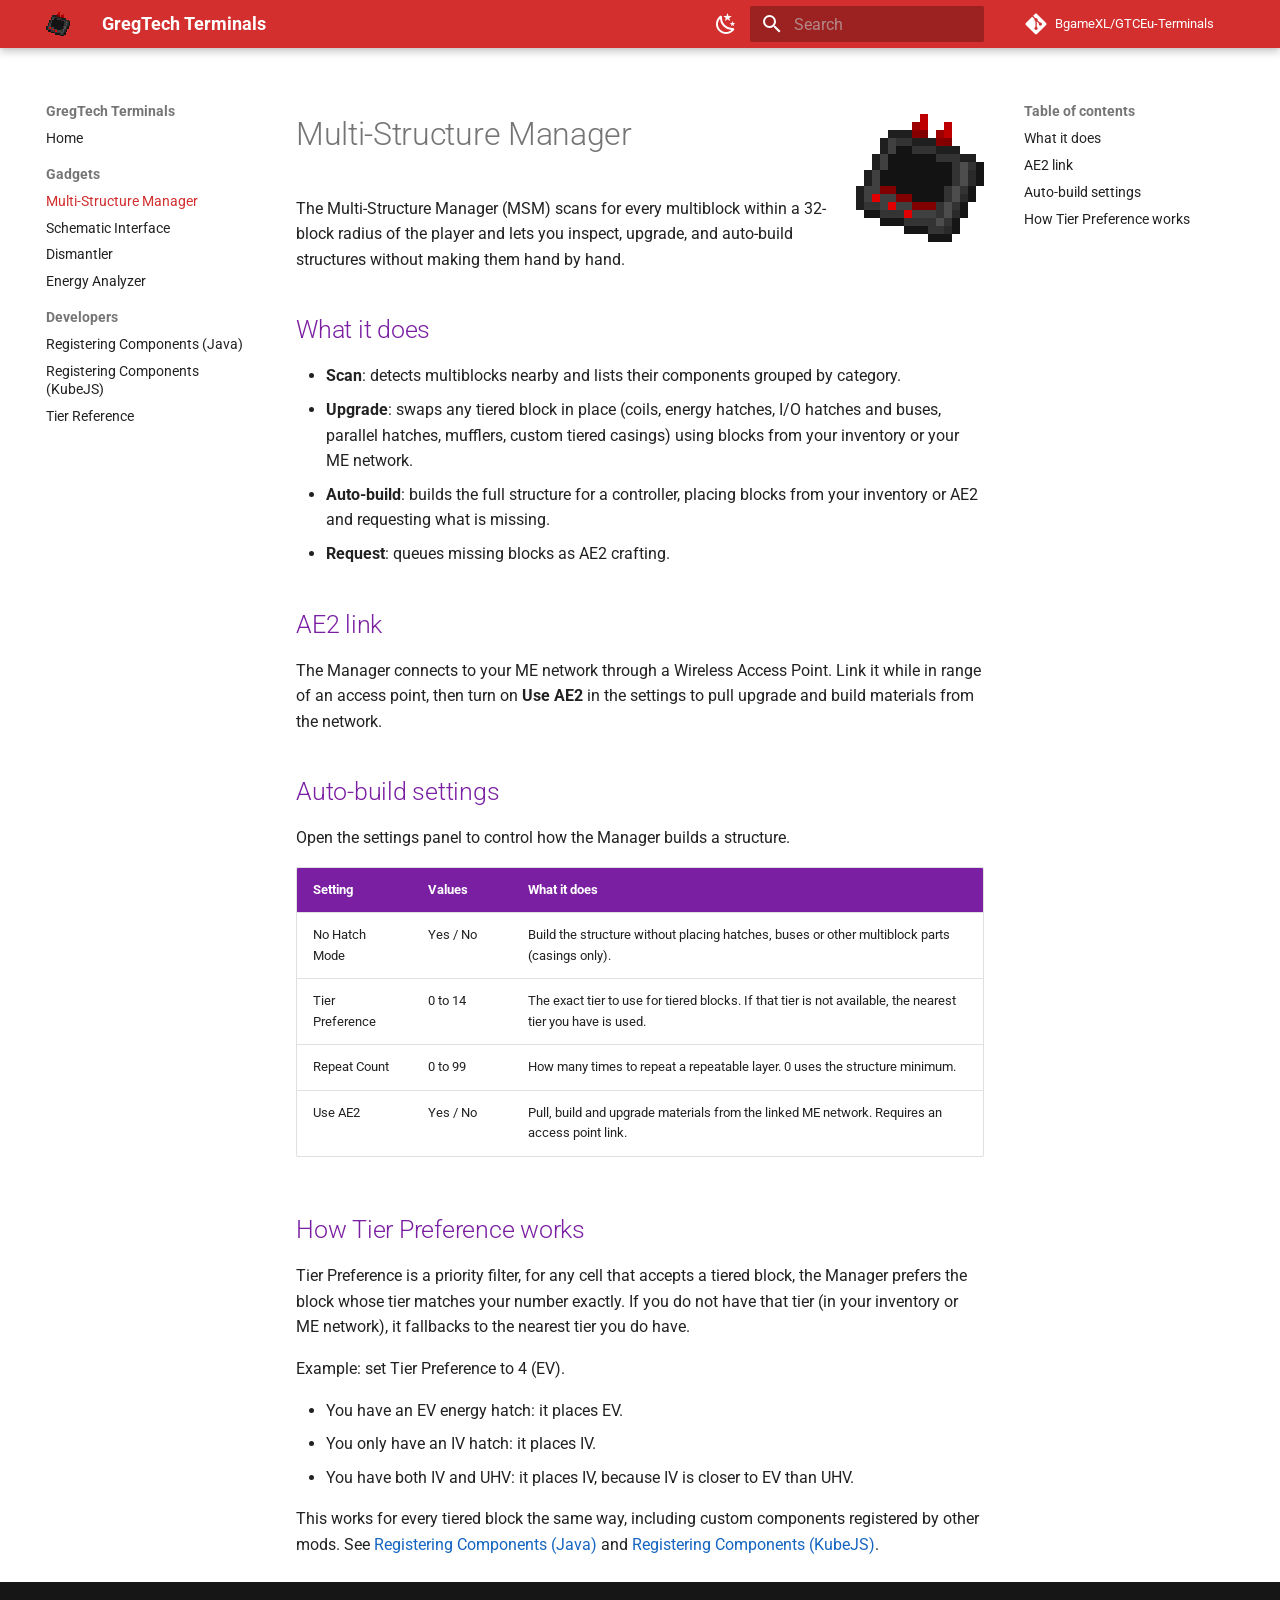
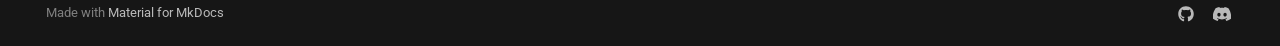
<file: multi-structure-manager/index.html>
<!doctype html>
<html lang="en" class="no-js">
  <head>
    
      <meta charset="utf-8">
      <meta name="viewport" content="width=device-width,initial-scale=1">
      
        <meta name="description" content="Documentation for GregTech Terminals addon">
      
      
      
        <link rel="canonical" href="https://bgamexl.github.io/GTCEu-Terminals/multi-structure-manager/">
      
      
        <link rel="prev" href="..">
      
      
        <link rel="next" href="../schematic-interface/">
      
      
        
      
      
      <link rel="icon" href="../assets/favicon.png">
      <meta name="generator" content="mkdocs-1.6.1, mkdocs-material-9.8.0">
    
    
      
        <title>Multi-Structure Manager - GregTech Terminals</title>
      
    
    
      <link rel="stylesheet" href="../assets/stylesheets/main.57a0d79d.min.css">
      
        
        <link rel="stylesheet" href="../assets/stylesheets/palette.fb2fffe2.min.css">
      
      


    
    
      
    
    
      
        
        
        <link rel="preconnect" href="https://fonts.gstatic.com" crossorigin>
        <link rel="stylesheet" href="https://fonts.googleapis.com/css?family=Roboto:300,300i,400,400i,700,700i%7CRoboto+Mono:400,400i,700,700i&display=fallback">
        <style>:root{--md-text-font:"Roboto";--md-code-font:"Roboto Mono"}</style>
      
    
    
      <link rel="stylesheet" href="../stylesheets/extra.css">
    
    <script>__md_scope=new URL("..",location),__md_hash=e=>[...e].reduce(((e,_)=>(e<<5)-e+_.charCodeAt(0)),0),__md_get=(e,_=localStorage,t=__md_scope)=>JSON.parse(_.getItem(t.pathname+"."+e)),__md_set=(e,_,t=localStorage,a=__md_scope)=>{try{t.setItem(a.pathname+"."+e,JSON.stringify(_))}catch(e){}}</script>
    
      

    
    
  </head>
  
  
    
    
      
    
    
    
    
    <body dir="ltr" data-md-color-scheme="default" data-md-color-primary="custom" data-md-color-accent="custom">
  
    
    <input class="md-toggle" data-md-toggle="drawer" type="checkbox" id="__drawer" autocomplete="off">
    <input class="md-toggle" data-md-toggle="search" type="checkbox" id="__search" autocomplete="off">
    <label class="md-overlay" for="__drawer"></label>
    <div data-md-component="skip">
      
        
        <a href="#multi-structure-manager" class="md-skip">
          Skip to content
        </a>
      
    </div>
    <div data-md-component="announce">
      
    </div>
    
    
      

  

<header class="md-header md-header--shadow" data-md-component="header">
  <nav class="md-header__inner md-grid" aria-label="Header">
    <a href=".." title="GregTech Terminals" class="md-header__button md-logo" aria-label="GregTech Terminals" data-md-component="logo">
      
  <img src="../assets/logo.png" alt="logo">

    </a>
    <label class="md-header__button md-icon" for="__drawer">
      
      <svg xmlns="http://www.w3.org/2000/svg" viewBox="0 0 24 24"><path d="M3 6h18v2H3zm0 5h18v2H3zm0 5h18v2H3z"/></svg>
    </label>
    <div class="md-header__title" data-md-component="header-title">
      <div class="md-header__ellipsis">
        <div class="md-header__topic">
          <span class="md-ellipsis">
            GregTech Terminals
          </span>
        </div>
        <div class="md-header__topic" data-md-component="header-topic">
          <span class="md-ellipsis">
            
              Multi-Structure Manager
            
          </span>
        </div>
      </div>
    </div>
    
      
        <form class="md-header__option" data-md-component="palette">
  
    
    
    
    <input class="md-option" data-md-color-media="(prefers-color-scheme: light)" data-md-color-scheme="default" data-md-color-primary="custom" data-md-color-accent="custom"  aria-label="Switch to dark mode"  type="radio" name="__palette" id="__palette_0">
    
      <label class="md-header__button md-icon" title="Switch to dark mode" for="__palette_1" hidden>
        <svg xmlns="http://www.w3.org/2000/svg" viewBox="0 0 24 24"><path d="m17.75 4.09-2.53 1.94.91 3.06-2.63-1.81-2.63 1.81.91-3.06-2.53-1.94L12.44 4l1.06-3 1.06 3zm3.5 6.91-1.64 1.25.59 1.98-1.7-1.17-1.7 1.17.59-1.98L15.75 11l2.06-.05L18.5 9l.69 1.95zm-2.28 4.95c.83-.08 1.72 1.1 1.19 1.85-.32.45-.66.87-1.08 1.27C15.17 23 8.84 23 4.94 19.07c-3.91-3.9-3.91-10.24 0-14.14.4-.4.82-.76 1.27-1.08.75-.53 1.93.36 1.85 1.19-.27 2.86.69 5.83 2.89 8.02a9.96 9.96 0 0 0 8.02 2.89m-1.64 2.02a12.08 12.08 0 0 1-7.8-3.47c-2.17-2.19-3.33-5-3.49-7.82-2.81 3.14-2.7 7.96.31 10.98 3.02 3.01 7.84 3.12 10.98.31"/></svg>
      </label>
    
  
    
    
    
    <input class="md-option" data-md-color-media="(prefers-color-scheme: dark)" data-md-color-scheme="slate" data-md-color-primary="custom" data-md-color-accent="custom"  aria-label="Switch to light mode"  type="radio" name="__palette" id="__palette_1">
    
      <label class="md-header__button md-icon" title="Switch to light mode" for="__palette_0" hidden>
        <svg xmlns="http://www.w3.org/2000/svg" viewBox="0 0 24 24"><path d="M12 7a5 5 0 0 1 5 5 5 5 0 0 1-5 5 5 5 0 0 1-5-5 5 5 0 0 1 5-5m0 2a3 3 0 0 0-3 3 3 3 0 0 0 3 3 3 3 0 0 0 3-3 3 3 0 0 0-3-3m0-7 2.39 3.42C13.65 5.15 12.84 5 12 5s-1.65.15-2.39.42zM3.34 7l4.16-.35A7.2 7.2 0 0 0 5.94 8.5c-.44.74-.69 1.5-.83 2.29zm.02 10 1.76-3.77a7.131 7.131 0 0 0 2.38 4.14zM20.65 7l-1.77 3.79a7.02 7.02 0 0 0-2.38-4.15zm-.01 10-4.14.36c.59-.51 1.12-1.14 1.54-1.86.42-.73.69-1.5.83-2.29zM12 22l-2.41-3.44c.74.27 1.55.44 2.41.44.82 0 1.63-.17 2.37-.44z"/></svg>
      </label>
    
  
</form>
      
    
    
      <script>var palette=__md_get("__palette");if(palette&&palette.color){if("(prefers-color-scheme)"===palette.color.media){var media=matchMedia("(prefers-color-scheme: light)"),input=document.querySelector(media.matches?"[data-md-color-media='(prefers-color-scheme: light)']":"[data-md-color-media='(prefers-color-scheme: dark)']");palette.color.media=input.getAttribute("data-md-color-media"),palette.color.scheme=input.getAttribute("data-md-color-scheme"),palette.color.primary=input.getAttribute("data-md-color-primary"),palette.color.accent=input.getAttribute("data-md-color-accent")}for(var[key,value]of Object.entries(palette.color))document.body.setAttribute("data-md-color-"+key,value)}</script>
    
    
    
      
      
        <label class="md-header__button md-icon" for="__search">
          
          <svg xmlns="http://www.w3.org/2000/svg" viewBox="0 0 24 24"><path d="M9.5 3A6.5 6.5 0 0 1 16 9.5c0 1.61-.59 3.09-1.56 4.23l.27.27h.79l5 5-1.5 1.5-5-5v-.79l-.27-.27A6.52 6.52 0 0 1 9.5 16 6.5 6.5 0 0 1 3 9.5 6.5 6.5 0 0 1 9.5 3m0 2C7 5 5 7 5 9.5S7 14 9.5 14 14 12 14 9.5 12 5 9.5 5"/></svg>
        </label>
        <div class="md-search" data-md-component="search" role="dialog">
  <label class="md-search__overlay" for="__search"></label>
  <div class="md-search__inner" role="search">
    <form class="md-search__form" name="search">
      <input type="text" class="md-search__input" name="query" aria-label="Search" placeholder="Search" autocapitalize="off" autocorrect="off" autocomplete="off" spellcheck="false" data-md-component="search-query" required>
      <label class="md-search__icon md-icon" for="__search">
        
        <svg xmlns="http://www.w3.org/2000/svg" viewBox="0 0 24 24"><path d="M9.5 3A6.5 6.5 0 0 1 16 9.5c0 1.61-.59 3.09-1.56 4.23l.27.27h.79l5 5-1.5 1.5-5-5v-.79l-.27-.27A6.52 6.52 0 0 1 9.5 16 6.5 6.5 0 0 1 3 9.5 6.5 6.5 0 0 1 9.5 3m0 2C7 5 5 7 5 9.5S7 14 9.5 14 14 12 14 9.5 12 5 9.5 5"/></svg>
        
        <svg xmlns="http://www.w3.org/2000/svg" viewBox="0 0 24 24"><path d="M20 11v2H8l5.5 5.5-1.42 1.42L4.16 12l7.92-7.92L13.5 5.5 8 11z"/></svg>
      </label>
      <nav class="md-search__options" aria-label="Search">
        
        <button type="reset" class="md-search__icon md-icon" title="Clear" aria-label="Clear" tabindex="-1">
          
          <svg xmlns="http://www.w3.org/2000/svg" viewBox="0 0 24 24"><path d="M19 6.41 17.59 5 12 10.59 6.41 5 5 6.41 10.59 12 5 17.59 6.41 19 12 13.41 17.59 19 19 17.59 13.41 12z"/></svg>
        </button>
      </nav>
      
        <div class="md-search__suggest" data-md-component="search-suggest"></div>
      
    </form>
    <div class="md-search__output">
      <div class="md-search__scrollwrap" tabindex="0" data-md-scrollfix>
        <div class="md-search-result" data-md-component="search-result">
          <div class="md-search-result__meta">
            Initializing search
          </div>
          <ol class="md-search-result__list" role="presentation"></ol>
        </div>
      </div>
    </div>
  </div>
</div>
      
    
    
      <div class="md-header__source">
        <a href="https://github.com/BgameXL/GTCEu-Terminals" title="Go to repository" class="md-source" data-md-component="source">
  <div class="md-source__icon md-icon">
    
    <svg xmlns="http://www.w3.org/2000/svg" viewBox="0 0 448 512"><!--! Font Awesome Free 7.1.0 by @fontawesome - https://fontawesome.com License - https://fontawesome.com/license/free (Icons: CC BY 4.0, Fonts: SIL OFL 1.1, Code: MIT License) Copyright 2025 Fonticons, Inc.--><path d="M439.6 236.1 244 40.5c-5.4-5.5-12.8-8.5-20.4-8.5s-15 3-20.4 8.4L162.5 81l51.5 51.5c27.1-9.1 52.7 16.8 43.4 43.7l49.7 49.7c34.2-11.8 61.2 31 35.5 56.7-26.5 26.5-70.2-2.9-56-37.3L240.3 199v121.9c25.3 12.5 22.3 41.8 9.1 55-6.4 6.4-15.2 10.1-24.3 10.1s-17.8-3.6-24.3-10.1c-17.6-17.6-11.1-46.9 11.2-56v-123c-20.8-8.5-24.6-30.7-18.6-45L142.6 101 8.5 235.1C3 240.6 0 247.9 0 255.5s3 15 8.5 20.4l195.6 195.7c5.4 5.4 12.7 8.4 20.4 8.4s15-3 20.4-8.4l194.7-194.7c5.4-5.4 8.4-12.8 8.4-20.4s-3-15-8.4-20.4"/></svg>
  </div>
  <div class="md-source__repository">
    BgameXL/GTCEu-Terminals
  </div>
</a>
      </div>
    
  </nav>
  
</header>
    
    <div class="md-container" data-md-component="container">
      
      
        
          
        
      
      <main class="md-main" data-md-component="main">
        <div class="md-main__inner md-grid">
          
            
              
              <div class="md-sidebar md-sidebar--primary" data-md-component="sidebar" data-md-type="navigation" >
                <div class="md-sidebar__scrollwrap">
                  <div class="md-sidebar__inner">
                    



<nav class="md-nav md-nav--primary" aria-label="Navigation" data-md-level="0">
  <label class="md-nav__title" for="__drawer">
    <a href=".." title="GregTech Terminals" class="md-nav__button md-logo" aria-label="GregTech Terminals" data-md-component="logo">
      
  <img src="../assets/logo.png" alt="logo">

    </a>
    GregTech Terminals
  </label>
  
    <div class="md-nav__source">
      <a href="https://github.com/BgameXL/GTCEu-Terminals" title="Go to repository" class="md-source" data-md-component="source">
  <div class="md-source__icon md-icon">
    
    <svg xmlns="http://www.w3.org/2000/svg" viewBox="0 0 448 512"><!--! Font Awesome Free 7.1.0 by @fontawesome - https://fontawesome.com License - https://fontawesome.com/license/free (Icons: CC BY 4.0, Fonts: SIL OFL 1.1, Code: MIT License) Copyright 2025 Fonticons, Inc.--><path d="M439.6 236.1 244 40.5c-5.4-5.5-12.8-8.5-20.4-8.5s-15 3-20.4 8.4L162.5 81l51.5 51.5c27.1-9.1 52.7 16.8 43.4 43.7l49.7 49.7c34.2-11.8 61.2 31 35.5 56.7-26.5 26.5-70.2-2.9-56-37.3L240.3 199v121.9c25.3 12.5 22.3 41.8 9.1 55-6.4 6.4-15.2 10.1-24.3 10.1s-17.8-3.6-24.3-10.1c-17.6-17.6-11.1-46.9 11.2-56v-123c-20.8-8.5-24.6-30.7-18.6-45L142.6 101 8.5 235.1C3 240.6 0 247.9 0 255.5s3 15 8.5 20.4l195.6 195.7c5.4 5.4 12.7 8.4 20.4 8.4s15-3 20.4-8.4l194.7-194.7c5.4-5.4 8.4-12.8 8.4-20.4s-3-15-8.4-20.4"/></svg>
  </div>
  <div class="md-source__repository">
    BgameXL/GTCEu-Terminals
  </div>
</a>
    </div>
  
  <ul class="md-nav__list" data-md-scrollfix>
    
      
      
  
  
  
  
    <li class="md-nav__item">
      <a href=".." class="md-nav__link">
        
  
  
  <span class="md-ellipsis">
    
  
    Home
  

    
  </span>
  
  

      </a>
    </li>
  

    
      
      
  
  
    
  
  
  
    
    
    
    
      
        
        
      
    
    
    <li class="md-nav__item md-nav__item--active md-nav__item--section md-nav__item--nested">
      
        
        
        <input class="md-nav__toggle md-toggle " type="checkbox" id="__nav_2" checked>
        
          
          <label class="md-nav__link" for="__nav_2" id="__nav_2_label" tabindex="">
            
  
  
  <span class="md-ellipsis">
    
  
    Gadgets
  

    
  </span>
  
  

            <span class="md-nav__icon md-icon"></span>
          </label>
        
        <nav class="md-nav" data-md-level="1" aria-labelledby="__nav_2_label" aria-expanded="true">
          <label class="md-nav__title" for="__nav_2">
            <span class="md-nav__icon md-icon"></span>
            
  
    Gadgets
  

          </label>
          <ul class="md-nav__list" data-md-scrollfix>
            
              
                
  
  
    
  
  
  
    <li class="md-nav__item md-nav__item--active">
      
      <input class="md-nav__toggle md-toggle" type="checkbox" id="__toc">
      
      
        
      
      
        <label class="md-nav__link md-nav__link--active" for="__toc">
          
  
  
  <span class="md-ellipsis">
    
  
    Multi-Structure Manager
  

    
  </span>
  
  

          <span class="md-nav__icon md-icon"></span>
        </label>
      
      <a href="./" class="md-nav__link md-nav__link--active">
        
  
  
  <span class="md-ellipsis">
    
  
    Multi-Structure Manager
  

    
  </span>
  
  

      </a>
      
        

<nav class="md-nav md-nav--secondary" aria-label="Table of contents">
  
  
  
    
  
  
    <label class="md-nav__title" for="__toc">
      <span class="md-nav__icon md-icon"></span>
      Table of contents
    </label>
    <ul class="md-nav__list" data-md-component="toc" data-md-scrollfix>
      
        <li class="md-nav__item">
  <a href="#what-it-does" class="md-nav__link">
    <span class="md-ellipsis">
      
        What it does
      
    </span>
  </a>
  
</li>
      
        <li class="md-nav__item">
  <a href="#ae2-link" class="md-nav__link">
    <span class="md-ellipsis">
      
        AE2 link
      
    </span>
  </a>
  
</li>
      
        <li class="md-nav__item">
  <a href="#auto-build-settings" class="md-nav__link">
    <span class="md-ellipsis">
      
        Auto-build settings
      
    </span>
  </a>
  
</li>
      
        <li class="md-nav__item">
  <a href="#how-tier-preference-works" class="md-nav__link">
    <span class="md-ellipsis">
      
        How Tier Preference works
      
    </span>
  </a>
  
</li>
      
    </ul>
  
</nav>
      
    </li>
  

              
            
              
                
  
  
  
  
    <li class="md-nav__item">
      <a href="../schematic-interface/" class="md-nav__link">
        
  
  
  <span class="md-ellipsis">
    
  
    Schematic Interface
  

    
  </span>
  
  

      </a>
    </li>
  

              
            
              
                
  
  
  
  
    <li class="md-nav__item">
      <a href="../dismantler/" class="md-nav__link">
        
  
  
  <span class="md-ellipsis">
    
  
    Dismantler
  

    
  </span>
  
  

      </a>
    </li>
  

              
            
              
                
  
  
  
  
    <li class="md-nav__item">
      <a href="../energy-analyzer/" class="md-nav__link">
        
  
  
  <span class="md-ellipsis">
    
  
    Energy Analyzer
  

    
  </span>
  
  

      </a>
    </li>
  

              
            
          </ul>
        </nav>
      
    </li>
  

    
      
      
  
  
  
  
    
    
    
    
      
        
        
      
    
    
    <li class="md-nav__item md-nav__item--section md-nav__item--nested">
      
        
        
        <input class="md-nav__toggle md-toggle " type="checkbox" id="__nav_3" >
        
          
          <label class="md-nav__link" for="__nav_3" id="__nav_3_label" tabindex="">
            
  
  
  <span class="md-ellipsis">
    
  
    Developers
  

    
  </span>
  
  

            <span class="md-nav__icon md-icon"></span>
          </label>
        
        <nav class="md-nav" data-md-level="1" aria-labelledby="__nav_3_label" aria-expanded="false">
          <label class="md-nav__title" for="__nav_3">
            <span class="md-nav__icon md-icon"></span>
            
  
    Developers
  

          </label>
          <ul class="md-nav__list" data-md-scrollfix>
            
              
                
  
  
  
  
    <li class="md-nav__item">
      <a href="../registering-components-java/" class="md-nav__link">
        
  
  
  <span class="md-ellipsis">
    
  
    Registering Components (Java)
  

    
  </span>
  
  

      </a>
    </li>
  

              
            
              
                
  
  
  
  
    <li class="md-nav__item">
      <a href="../registering-components-kubejs/" class="md-nav__link">
        
  
  
  <span class="md-ellipsis">
    
  
    Registering Components (KubeJS)
  

    
  </span>
  
  

      </a>
    </li>
  

              
            
              
                
  
  
  
  
    <li class="md-nav__item">
      <a href="../tier-reference/" class="md-nav__link">
        
  
  
  <span class="md-ellipsis">
    
  
    Tier Reference
  

    
  </span>
  
  

      </a>
    </li>
  

              
            
          </ul>
        </nav>
      
    </li>
  

    
  </ul>
</nav>
                  </div>
                </div>
              </div>
            
            
              
              <div class="md-sidebar md-sidebar--secondary" data-md-component="sidebar" data-md-type="toc" >
                <div class="md-sidebar__scrollwrap">
                  <div class="md-sidebar__inner">
                    

<nav class="md-nav md-nav--secondary" aria-label="Table of contents">
  
  
  
    
  
  
    <label class="md-nav__title" for="__toc">
      <span class="md-nav__icon md-icon"></span>
      Table of contents
    </label>
    <ul class="md-nav__list" data-md-component="toc" data-md-scrollfix>
      
        <li class="md-nav__item">
  <a href="#what-it-does" class="md-nav__link">
    <span class="md-ellipsis">
      
        What it does
      
    </span>
  </a>
  
</li>
      
        <li class="md-nav__item">
  <a href="#ae2-link" class="md-nav__link">
    <span class="md-ellipsis">
      
        AE2 link
      
    </span>
  </a>
  
</li>
      
        <li class="md-nav__item">
  <a href="#auto-build-settings" class="md-nav__link">
    <span class="md-ellipsis">
      
        Auto-build settings
      
    </span>
  </a>
  
</li>
      
        <li class="md-nav__item">
  <a href="#how-tier-preference-works" class="md-nav__link">
    <span class="md-ellipsis">
      
        How Tier Preference works
      
    </span>
  </a>
  
</li>
      
    </ul>
  
</nav>
                  </div>
                </div>
              </div>
            
          
          
            <div class="md-content" data-md-component="content">
              
              <article class="md-content__inner md-typeset">
                
                  


  
  


<p><img alt="Multi-Structure Manager" class="item-icon" src="../assets/img/items/multi_structure_manager.gif" /></p>
<h1 id="multi-structure-manager">Multi-Structure Manager<a class="headerlink" href="#multi-structure-manager" title="Permanent link">&para;</a></h1>
<p>The Multi-Structure Manager (MSM) scans for every multiblock within a 32-block radius of the player and lets you inspect, upgrade, and auto-build structures without making them hand by hand.</p>
<h2 id="what-it-does">What it does<a class="headerlink" href="#what-it-does" title="Permanent link">&para;</a></h2>
<ul>
<li><strong>Scan</strong>: detects multiblocks nearby and lists their components grouped by category.</li>
<li><strong>Upgrade</strong>: swaps any tiered block in place (coils, energy hatches, I/O hatches and buses, parallel hatches, mufflers, custom tiered casings) using blocks from your inventory or your ME network.</li>
<li><strong>Auto-build</strong>: builds the full structure for a controller, placing blocks from your inventory or AE2 and requesting what is missing.</li>
<li><strong>Request</strong>: queues missing blocks as AE2 crafting.</li>
</ul>
<h2 id="ae2-link">AE2 link<a class="headerlink" href="#ae2-link" title="Permanent link">&para;</a></h2>
<p>The Manager connects to your ME network through a Wireless Access Point. Link it while in range of an access point, then turn on <strong>Use AE2</strong> in the settings to pull upgrade and build materials from the network.</p>
<h2 id="auto-build-settings">Auto-build settings<a class="headerlink" href="#auto-build-settings" title="Permanent link">&para;</a></h2>
<p>Open the settings panel to control how the Manager builds a structure.</p>
<table>
<thead>
<tr>
<th>Setting</th>
<th>Values</th>
<th>What it does</th>
</tr>
</thead>
<tbody>
<tr>
<td>No Hatch Mode</td>
<td>Yes / No</td>
<td>Build the structure without placing hatches, buses or other multiblock parts (casings only).</td>
</tr>
<tr>
<td>Tier Preference</td>
<td>0 to 14</td>
<td>The exact tier to use for tiered blocks. If that tier is not available, the nearest tier you have is used.</td>
</tr>
<tr>
<td>Repeat Count</td>
<td>0 to 99</td>
<td>How many times to repeat a repeatable layer. 0 uses the structure minimum.</td>
</tr>
<tr>
<td>Use AE2</td>
<td>Yes / No</td>
<td>Pull, build and upgrade materials from the linked ME network. Requires an access point link.</td>
</tr>
</tbody>
</table>
<h2 id="how-tier-preference-works">How Tier Preference works<a class="headerlink" href="#how-tier-preference-works" title="Permanent link">&para;</a></h2>
<p>Tier Preference is a priority filter, for any cell that accepts a tiered block, the Manager prefers the block whose tier matches your number exactly. If you do not have that tier (in your inventory or ME network), it fallbacks to the nearest tier you do have.</p>
<p>Example: set Tier Preference to 4 (EV).</p>
<ul>
<li>You have an EV energy hatch: it places EV.</li>
<li>You only have an IV hatch: it places IV.</li>
<li>You have both IV and UHV: it places IV, because IV is closer to EV than UHV.</li>
</ul>
<p>This works for every tiered block the same way, including custom components registered by other mods. See <a href="../registering-components-java/">Registering Components (Java)</a> and <a href="../registering-components-kubejs/">Registering Components (KubeJS)</a>.</p>












                
              </article>
            </div>
          
          
<script>var target=document.getElementById(location.hash.slice(1));target&&target.name&&(target.checked=target.name.startsWith("__tabbed_"))</script>
        </div>
        
          <button type="button" class="md-top md-icon" data-md-component="top" hidden>
  
  <svg xmlns="http://www.w3.org/2000/svg" viewBox="0 0 24 24"><path d="M13 20h-2V8l-5.5 5.5-1.42-1.42L12 4.16l7.92 7.92-1.42 1.42L13 8z"/></svg>
  Back to top
</button>
        
      </main>
      
        <footer class="md-footer">
  
  <div class="md-footer-meta md-typeset">
    <div class="md-footer-meta__inner md-grid">
      <div class="md-copyright">
  
  
    Made with
    <a href="https://squidfunk.github.io/mkdocs-material/" target="_blank" rel="noopener">
      Material for MkDocs
    </a>
  
</div>
      
        
<div class="md-social">
  
    
    
    
    
      
      
    
    <a href="https://github.com/BgameXL/GTCEu-Terminals" target="_blank" rel="noopener" title="github.com" class="md-social__link">
      <svg xmlns="http://www.w3.org/2000/svg" viewBox="0 0 512 512"><!--! Font Awesome Free 7.1.0 by @fontawesome - https://fontawesome.com License - https://fontawesome.com/license/free (Icons: CC BY 4.0, Fonts: SIL OFL 1.1, Code: MIT License) Copyright 2025 Fonticons, Inc.--><path d="M173.9 397.4c0 2-2.3 3.6-5.2 3.6-3.3.3-5.6-1.3-5.6-3.6 0-2 2.3-3.6 5.2-3.6 3-.3 5.6 1.3 5.6 3.6m-31.1-4.5c-.7 2 1.3 4.3 4.3 4.9 2.6 1 5.6 0 6.2-2s-1.3-4.3-4.3-5.2c-2.6-.7-5.5.3-6.2 2.3m44.2-1.7c-2.9.7-4.9 2.6-4.6 4.9.3 2 2.9 3.3 5.9 2.6 2.9-.7 4.9-2.6 4.6-4.6-.3-1.9-3-3.2-5.9-2.9M252.8 8C114.1 8 8 113.3 8 252c0 110.9 69.8 205.8 169.5 239.2 12.8 2.3 17.3-5.6 17.3-12.1 0-6.2-.3-40.4-.3-61.4 0 0-70 15-84.7-29.8 0 0-11.4-29.1-27.8-36.6 0 0-22.9-15.7 1.6-15.4 0 0 24.9 2 38.6 25.8 21.9 38.6 58.6 27.5 72.9 20.9 2.3-16 8.8-27.1 16-33.7-55.9-6.2-112.3-14.3-112.3-110.5 0-27.5 7.6-41.3 23.6-58.9-2.6-6.5-11.1-33.3 2.6-67.9 20.9-6.5 69 27 69 27 20-5.6 41.5-8.5 62.8-8.5s42.8 2.9 62.8 8.5c0 0 48.1-33.6 69-27 13.7 34.7 5.2 61.4 2.6 67.9 16 17.7 25.8 31.5 25.8 58.9 0 96.5-58.9 104.2-114.8 110.5 9.2 7.9 17 22.9 17 46.4 0 33.7-.3 75.4-.3 83.6 0 6.5 4.6 14.4 17.3 12.1C436.2 457.8 504 362.9 504 252 504 113.3 391.5 8 252.8 8M105.2 352.9c-1.3 1-1 3.3.7 5.2 1.6 1.6 3.9 2.3 5.2 1 1.3-1 1-3.3-.7-5.2-1.6-1.6-3.9-2.3-5.2-1m-10.8-8.1c-.7 1.3.3 2.9 2.3 3.9 1.6 1 3.6.7 4.3-.7.7-1.3-.3-2.9-2.3-3.9-2-.6-3.6-.3-4.3.7m32.4 35.6c-1.6 1.3-1 4.3 1.3 6.2 2.3 2.3 5.2 2.6 6.5 1 1.3-1.3.7-4.3-1.3-6.2-2.2-2.3-5.2-2.6-6.5-1m-11.4-14.7c-1.6 1-1.6 3.6 0 5.9s4.3 3.3 5.6 2.3c1.6-1.3 1.6-3.9 0-6.2-1.4-2.3-4-3.3-5.6-2"/></svg>
    </a>
  
    
    
    
    
      
      
    
    <a href="https://discord.gg/kAKk3wRAVh" target="_blank" rel="noopener" title="discord.gg" class="md-social__link">
      <svg xmlns="http://www.w3.org/2000/svg" viewBox="0 0 576 512"><!--! Font Awesome Free 7.1.0 by @fontawesome - https://fontawesome.com License - https://fontawesome.com/license/free (Icons: CC BY 4.0, Fonts: SIL OFL 1.1, Code: MIT License) Copyright 2025 Fonticons, Inc.--><path d="M492.5 69.8c-.2-.3-.4-.6-.8-.7-38.1-17.5-78.4-30-119.7-37.1-.4-.1-.8 0-1.1.1s-.6.4-.8.8c-5.5 9.9-10.5 20.2-14.9 30.6-44.6-6.8-89.9-6.8-134.4 0-4.5-10.5-9.5-20.7-15.1-30.6-.2-.3-.5-.6-.8-.8s-.7-.2-1.1-.2C162.5 39 122.2 51.5 84.1 69c-.3.1-.6.4-.8.7C7.1 183.5-13.8 294.6-3.6 404.2c0 .3.1.5.2.8s.3.4.5.6c44.4 32.9 94 58 146.8 74.2.4.1.8.1 1.1 0s.7-.4.9-.7c11.3-15.4 21.4-31.8 30-48.8.1-.2.2-.5.2-.8s0-.5-.1-.8-.2-.5-.4-.6-.4-.3-.7-.4c-15.8-6.1-31.2-13.4-45.9-21.9-.3-.2-.5-.4-.7-.6s-.3-.6-.3-.9 0-.6.2-.9.3-.5.6-.7c3.1-2.3 6.2-4.7 9.1-7.1.3-.2.6-.4.9-.4s.7 0 1 .1c96.2 43.9 200.4 43.9 295.5 0 .3-.1.7-.2 1-.2s.7.2.9.4c2.9 2.4 6 4.9 9.1 7.2.2.2.4.4.6.7s.2.6.2.9-.1.6-.3.9-.4.5-.6.6c-14.7 8.6-30 15.9-45.9 21.8-.2.1-.5.2-.7.4s-.3.4-.4.7-.1.5-.1.8.1.5.2.8c8.8 17 18.8 33.3 30 48.8.2.3.6.6.9.7s.8.1 1.1 0c52.9-16.2 102.6-41.3 147.1-74.2.2-.2.4-.4.5-.6s.2-.5.2-.8c12.3-126.8-20.5-236.9-86.9-334.5zm-302 267.7c-29 0-52.8-26.6-52.8-59.2s23.4-59.2 52.8-59.2c29.7 0 53.3 26.8 52.8 59.2 0 32.7-23.4 59.2-52.8 59.2m195.4 0c-29 0-52.8-26.6-52.8-59.2s23.4-59.2 52.8-59.2c29.7 0 53.3 26.8 52.8 59.2 0 32.7-23.2 59.2-52.8 59.2"/></svg>
    </a>
  
</div>
      
    </div>
  </div>
</footer>
      
    </div>
    <div class="md-dialog" data-md-component="dialog">
      <div class="md-dialog__inner md-typeset"></div>
    </div>
    
    
    
      
      
      <script id="__config" type="application/json">{"annotate": null, "base": "..", "features": ["navigation.sections", "navigation.top", "content.code.copy", "search.suggest"], "search": "../assets/javascripts/workers/search.a7633da7.min.js", "tags": null, "translations": {"clipboard.copied": "Copied to clipboard", "clipboard.copy": "Copy to clipboard", "search.result.more.one": "1 more on this page", "search.result.more.other": "# more on this page", "search.result.none": "No matching documents", "search.result.one": "1 matching document", "search.result.other": "# matching documents", "search.result.placeholder": "Type to start searching", "search.result.term.missing": "Missing", "select.version": "Select version"}, "version": null}</script>
    
    
      <script src="../assets/javascripts/bundle.c21346df.min.js"></script>
      
    
  </body>
</html>
</file>
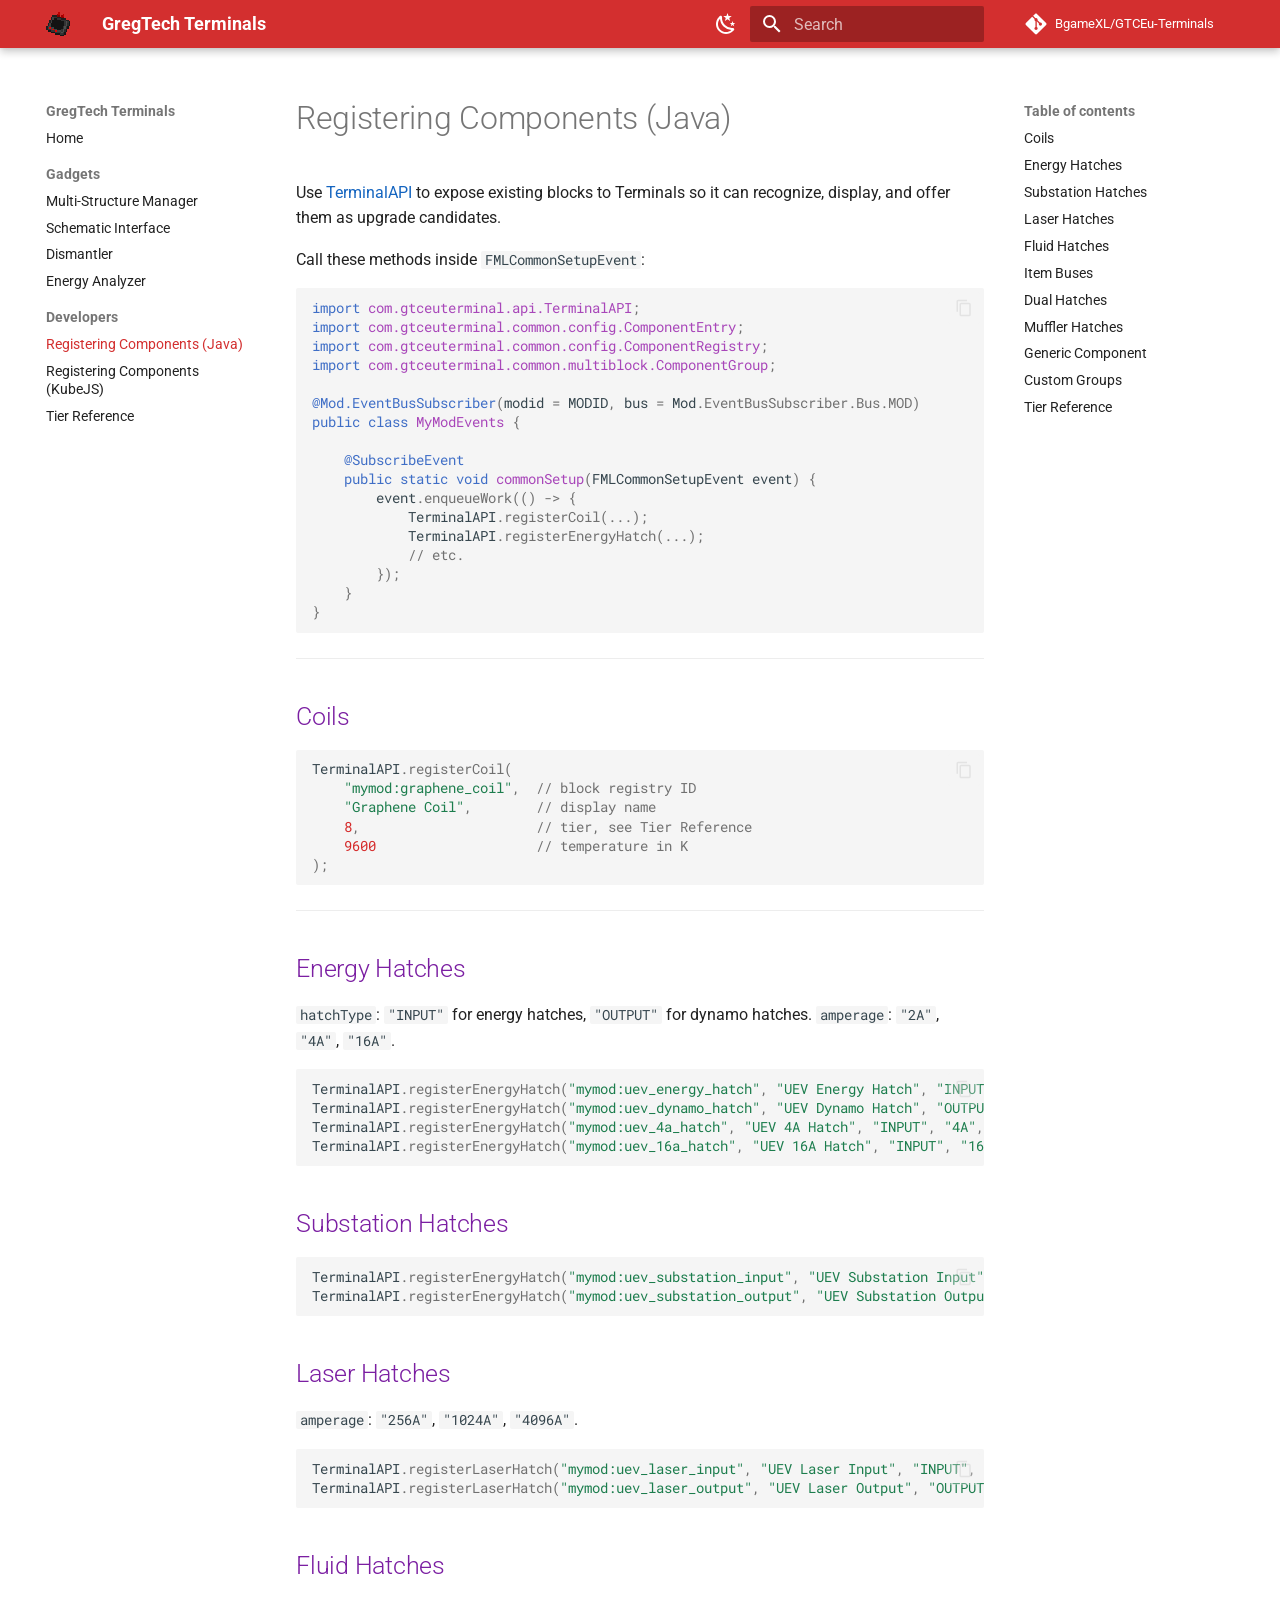
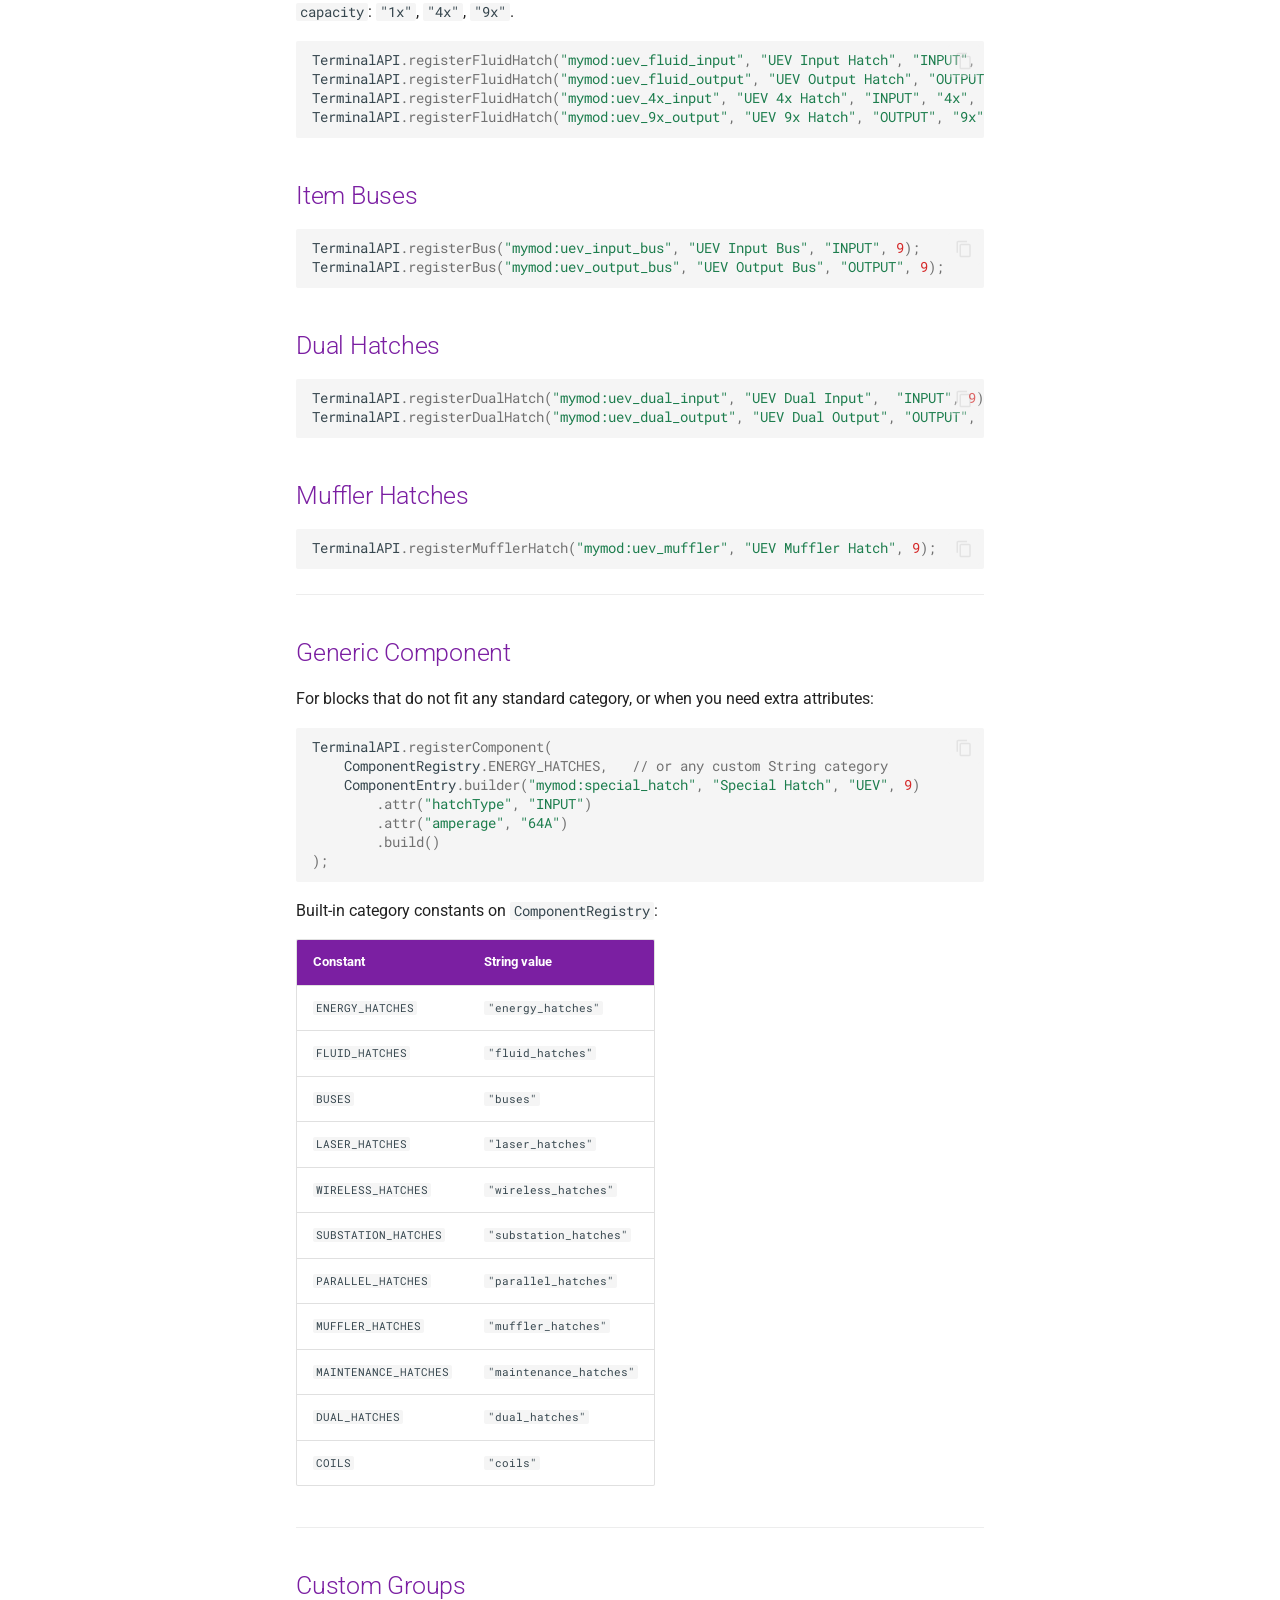
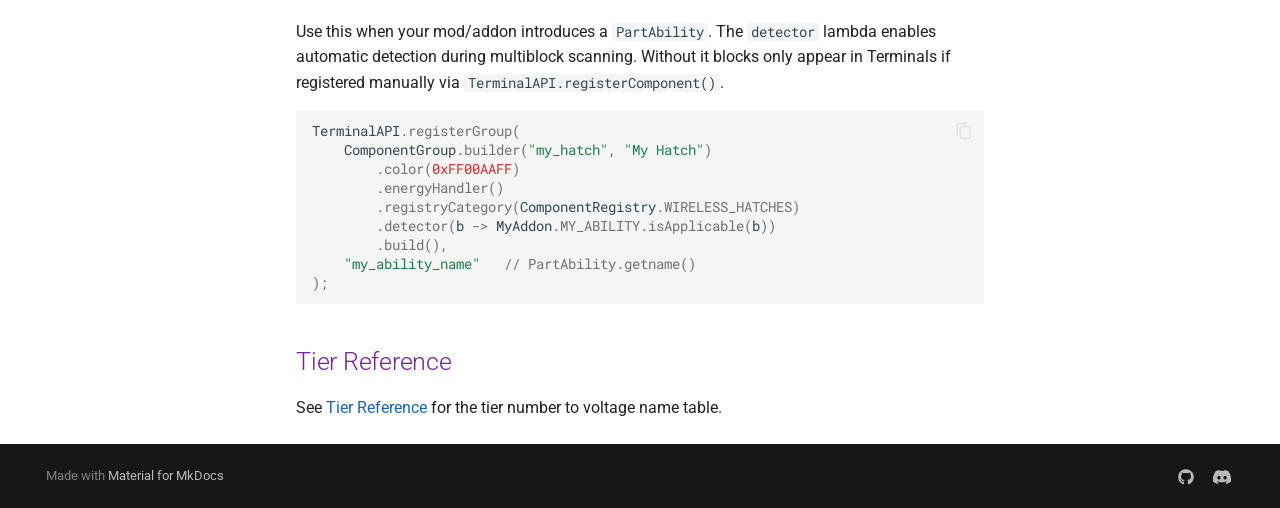
<file: registering-components-java/index.html>
<!doctype html>
<html lang="en" class="no-js">
  <head>
    
      <meta charset="utf-8">
      <meta name="viewport" content="width=device-width,initial-scale=1">
      
        <meta name="description" content="Documentation for GregTech Terminals addon">
      
      
      
        <link rel="canonical" href="https://bgamexl.github.io/GTCEu-Terminals/registering-components-java/">
      
      
        <link rel="prev" href="../energy-analyzer/">
      
      
        <link rel="next" href="../registering-components-kubejs/">
      
      
        
      
      
      <link rel="icon" href="../assets/favicon.png">
      <meta name="generator" content="mkdocs-1.6.1, mkdocs-material-9.8.0">
    
    
      
        <title>Registering Components (Java) - GregTech Terminals</title>
      
    
    
      <link rel="stylesheet" href="../assets/stylesheets/main.57a0d79d.min.css">
      
        
        <link rel="stylesheet" href="../assets/stylesheets/palette.fb2fffe2.min.css">
      
      


    
    
      
    
    
      
        
        
        <link rel="preconnect" href="https://fonts.gstatic.com" crossorigin>
        <link rel="stylesheet" href="https://fonts.googleapis.com/css?family=Roboto:300,300i,400,400i,700,700i%7CRoboto+Mono:400,400i,700,700i&display=fallback">
        <style>:root{--md-text-font:"Roboto";--md-code-font:"Roboto Mono"}</style>
      
    
    
      <link rel="stylesheet" href="../stylesheets/extra.css">
    
    <script>__md_scope=new URL("..",location),__md_hash=e=>[...e].reduce(((e,_)=>(e<<5)-e+_.charCodeAt(0)),0),__md_get=(e,_=localStorage,t=__md_scope)=>JSON.parse(_.getItem(t.pathname+"."+e)),__md_set=(e,_,t=localStorage,a=__md_scope)=>{try{t.setItem(a.pathname+"."+e,JSON.stringify(_))}catch(e){}}</script>
    
      

    
    
  </head>
  
  
    
    
      
    
    
    
    
    <body dir="ltr" data-md-color-scheme="default" data-md-color-primary="custom" data-md-color-accent="custom">
  
    
    <input class="md-toggle" data-md-toggle="drawer" type="checkbox" id="__drawer" autocomplete="off">
    <input class="md-toggle" data-md-toggle="search" type="checkbox" id="__search" autocomplete="off">
    <label class="md-overlay" for="__drawer"></label>
    <div data-md-component="skip">
      
        
        <a href="#registering-components-java" class="md-skip">
          Skip to content
        </a>
      
    </div>
    <div data-md-component="announce">
      
    </div>
    
    
      

  

<header class="md-header md-header--shadow" data-md-component="header">
  <nav class="md-header__inner md-grid" aria-label="Header">
    <a href=".." title="GregTech Terminals" class="md-header__button md-logo" aria-label="GregTech Terminals" data-md-component="logo">
      
  <img src="../assets/logo.png" alt="logo">

    </a>
    <label class="md-header__button md-icon" for="__drawer">
      
      <svg xmlns="http://www.w3.org/2000/svg" viewBox="0 0 24 24"><path d="M3 6h18v2H3zm0 5h18v2H3zm0 5h18v2H3z"/></svg>
    </label>
    <div class="md-header__title" data-md-component="header-title">
      <div class="md-header__ellipsis">
        <div class="md-header__topic">
          <span class="md-ellipsis">
            GregTech Terminals
          </span>
        </div>
        <div class="md-header__topic" data-md-component="header-topic">
          <span class="md-ellipsis">
            
              Registering Components (Java)
            
          </span>
        </div>
      </div>
    </div>
    
      
        <form class="md-header__option" data-md-component="palette">
  
    
    
    
    <input class="md-option" data-md-color-media="(prefers-color-scheme: light)" data-md-color-scheme="default" data-md-color-primary="custom" data-md-color-accent="custom"  aria-label="Switch to dark mode"  type="radio" name="__palette" id="__palette_0">
    
      <label class="md-header__button md-icon" title="Switch to dark mode" for="__palette_1" hidden>
        <svg xmlns="http://www.w3.org/2000/svg" viewBox="0 0 24 24"><path d="m17.75 4.09-2.53 1.94.91 3.06-2.63-1.81-2.63 1.81.91-3.06-2.53-1.94L12.44 4l1.06-3 1.06 3zm3.5 6.91-1.64 1.25.59 1.98-1.7-1.17-1.7 1.17.59-1.98L15.75 11l2.06-.05L18.5 9l.69 1.95zm-2.28 4.95c.83-.08 1.72 1.1 1.19 1.85-.32.45-.66.87-1.08 1.27C15.17 23 8.84 23 4.94 19.07c-3.91-3.9-3.91-10.24 0-14.14.4-.4.82-.76 1.27-1.08.75-.53 1.93.36 1.85 1.19-.27 2.86.69 5.83 2.89 8.02a9.96 9.96 0 0 0 8.02 2.89m-1.64 2.02a12.08 12.08 0 0 1-7.8-3.47c-2.17-2.19-3.33-5-3.49-7.82-2.81 3.14-2.7 7.96.31 10.98 3.02 3.01 7.84 3.12 10.98.31"/></svg>
      </label>
    
  
    
    
    
    <input class="md-option" data-md-color-media="(prefers-color-scheme: dark)" data-md-color-scheme="slate" data-md-color-primary="custom" data-md-color-accent="custom"  aria-label="Switch to light mode"  type="radio" name="__palette" id="__palette_1">
    
      <label class="md-header__button md-icon" title="Switch to light mode" for="__palette_0" hidden>
        <svg xmlns="http://www.w3.org/2000/svg" viewBox="0 0 24 24"><path d="M12 7a5 5 0 0 1 5 5 5 5 0 0 1-5 5 5 5 0 0 1-5-5 5 5 0 0 1 5-5m0 2a3 3 0 0 0-3 3 3 3 0 0 0 3 3 3 3 0 0 0 3-3 3 3 0 0 0-3-3m0-7 2.39 3.42C13.65 5.15 12.84 5 12 5s-1.65.15-2.39.42zM3.34 7l4.16-.35A7.2 7.2 0 0 0 5.94 8.5c-.44.74-.69 1.5-.83 2.29zm.02 10 1.76-3.77a7.131 7.131 0 0 0 2.38 4.14zM20.65 7l-1.77 3.79a7.02 7.02 0 0 0-2.38-4.15zm-.01 10-4.14.36c.59-.51 1.12-1.14 1.54-1.86.42-.73.69-1.5.83-2.29zM12 22l-2.41-3.44c.74.27 1.55.44 2.41.44.82 0 1.63-.17 2.37-.44z"/></svg>
      </label>
    
  
</form>
      
    
    
      <script>var palette=__md_get("__palette");if(palette&&palette.color){if("(prefers-color-scheme)"===palette.color.media){var media=matchMedia("(prefers-color-scheme: light)"),input=document.querySelector(media.matches?"[data-md-color-media='(prefers-color-scheme: light)']":"[data-md-color-media='(prefers-color-scheme: dark)']");palette.color.media=input.getAttribute("data-md-color-media"),palette.color.scheme=input.getAttribute("data-md-color-scheme"),palette.color.primary=input.getAttribute("data-md-color-primary"),palette.color.accent=input.getAttribute("data-md-color-accent")}for(var[key,value]of Object.entries(palette.color))document.body.setAttribute("data-md-color-"+key,value)}</script>
    
    
    
      
      
        <label class="md-header__button md-icon" for="__search">
          
          <svg xmlns="http://www.w3.org/2000/svg" viewBox="0 0 24 24"><path d="M9.5 3A6.5 6.5 0 0 1 16 9.5c0 1.61-.59 3.09-1.56 4.23l.27.27h.79l5 5-1.5 1.5-5-5v-.79l-.27-.27A6.52 6.52 0 0 1 9.5 16 6.5 6.5 0 0 1 3 9.5 6.5 6.5 0 0 1 9.5 3m0 2C7 5 5 7 5 9.5S7 14 9.5 14 14 12 14 9.5 12 5 9.5 5"/></svg>
        </label>
        <div class="md-search" data-md-component="search" role="dialog">
  <label class="md-search__overlay" for="__search"></label>
  <div class="md-search__inner" role="search">
    <form class="md-search__form" name="search">
      <input type="text" class="md-search__input" name="query" aria-label="Search" placeholder="Search" autocapitalize="off" autocorrect="off" autocomplete="off" spellcheck="false" data-md-component="search-query" required>
      <label class="md-search__icon md-icon" for="__search">
        
        <svg xmlns="http://www.w3.org/2000/svg" viewBox="0 0 24 24"><path d="M9.5 3A6.5 6.5 0 0 1 16 9.5c0 1.61-.59 3.09-1.56 4.23l.27.27h.79l5 5-1.5 1.5-5-5v-.79l-.27-.27A6.52 6.52 0 0 1 9.5 16 6.5 6.5 0 0 1 3 9.5 6.5 6.5 0 0 1 9.5 3m0 2C7 5 5 7 5 9.5S7 14 9.5 14 14 12 14 9.5 12 5 9.5 5"/></svg>
        
        <svg xmlns="http://www.w3.org/2000/svg" viewBox="0 0 24 24"><path d="M20 11v2H8l5.5 5.5-1.42 1.42L4.16 12l7.92-7.92L13.5 5.5 8 11z"/></svg>
      </label>
      <nav class="md-search__options" aria-label="Search">
        
        <button type="reset" class="md-search__icon md-icon" title="Clear" aria-label="Clear" tabindex="-1">
          
          <svg xmlns="http://www.w3.org/2000/svg" viewBox="0 0 24 24"><path d="M19 6.41 17.59 5 12 10.59 6.41 5 5 6.41 10.59 12 5 17.59 6.41 19 12 13.41 17.59 19 19 17.59 13.41 12z"/></svg>
        </button>
      </nav>
      
        <div class="md-search__suggest" data-md-component="search-suggest"></div>
      
    </form>
    <div class="md-search__output">
      <div class="md-search__scrollwrap" tabindex="0" data-md-scrollfix>
        <div class="md-search-result" data-md-component="search-result">
          <div class="md-search-result__meta">
            Initializing search
          </div>
          <ol class="md-search-result__list" role="presentation"></ol>
        </div>
      </div>
    </div>
  </div>
</div>
      
    
    
      <div class="md-header__source">
        <a href="https://github.com/BgameXL/GTCEu-Terminals" title="Go to repository" class="md-source" data-md-component="source">
  <div class="md-source__icon md-icon">
    
    <svg xmlns="http://www.w3.org/2000/svg" viewBox="0 0 448 512"><!--! Font Awesome Free 7.1.0 by @fontawesome - https://fontawesome.com License - https://fontawesome.com/license/free (Icons: CC BY 4.0, Fonts: SIL OFL 1.1, Code: MIT License) Copyright 2025 Fonticons, Inc.--><path d="M439.6 236.1 244 40.5c-5.4-5.5-12.8-8.5-20.4-8.5s-15 3-20.4 8.4L162.5 81l51.5 51.5c27.1-9.1 52.7 16.8 43.4 43.7l49.7 49.7c34.2-11.8 61.2 31 35.5 56.7-26.5 26.5-70.2-2.9-56-37.3L240.3 199v121.9c25.3 12.5 22.3 41.8 9.1 55-6.4 6.4-15.2 10.1-24.3 10.1s-17.8-3.6-24.3-10.1c-17.6-17.6-11.1-46.9 11.2-56v-123c-20.8-8.5-24.6-30.7-18.6-45L142.6 101 8.5 235.1C3 240.6 0 247.9 0 255.5s3 15 8.5 20.4l195.6 195.7c5.4 5.4 12.7 8.4 20.4 8.4s15-3 20.4-8.4l194.7-194.7c5.4-5.4 8.4-12.8 8.4-20.4s-3-15-8.4-20.4"/></svg>
  </div>
  <div class="md-source__repository">
    BgameXL/GTCEu-Terminals
  </div>
</a>
      </div>
    
  </nav>
  
</header>
    
    <div class="md-container" data-md-component="container">
      
      
        
          
        
      
      <main class="md-main" data-md-component="main">
        <div class="md-main__inner md-grid">
          
            
              
              <div class="md-sidebar md-sidebar--primary" data-md-component="sidebar" data-md-type="navigation" >
                <div class="md-sidebar__scrollwrap">
                  <div class="md-sidebar__inner">
                    



<nav class="md-nav md-nav--primary" aria-label="Navigation" data-md-level="0">
  <label class="md-nav__title" for="__drawer">
    <a href=".." title="GregTech Terminals" class="md-nav__button md-logo" aria-label="GregTech Terminals" data-md-component="logo">
      
  <img src="../assets/logo.png" alt="logo">

    </a>
    GregTech Terminals
  </label>
  
    <div class="md-nav__source">
      <a href="https://github.com/BgameXL/GTCEu-Terminals" title="Go to repository" class="md-source" data-md-component="source">
  <div class="md-source__icon md-icon">
    
    <svg xmlns="http://www.w3.org/2000/svg" viewBox="0 0 448 512"><!--! Font Awesome Free 7.1.0 by @fontawesome - https://fontawesome.com License - https://fontawesome.com/license/free (Icons: CC BY 4.0, Fonts: SIL OFL 1.1, Code: MIT License) Copyright 2025 Fonticons, Inc.--><path d="M439.6 236.1 244 40.5c-5.4-5.5-12.8-8.5-20.4-8.5s-15 3-20.4 8.4L162.5 81l51.5 51.5c27.1-9.1 52.7 16.8 43.4 43.7l49.7 49.7c34.2-11.8 61.2 31 35.5 56.7-26.5 26.5-70.2-2.9-56-37.3L240.3 199v121.9c25.3 12.5 22.3 41.8 9.1 55-6.4 6.4-15.2 10.1-24.3 10.1s-17.8-3.6-24.3-10.1c-17.6-17.6-11.1-46.9 11.2-56v-123c-20.8-8.5-24.6-30.7-18.6-45L142.6 101 8.5 235.1C3 240.6 0 247.9 0 255.5s3 15 8.5 20.4l195.6 195.7c5.4 5.4 12.7 8.4 20.4 8.4s15-3 20.4-8.4l194.7-194.7c5.4-5.4 8.4-12.8 8.4-20.4s-3-15-8.4-20.4"/></svg>
  </div>
  <div class="md-source__repository">
    BgameXL/GTCEu-Terminals
  </div>
</a>
    </div>
  
  <ul class="md-nav__list" data-md-scrollfix>
    
      
      
  
  
  
  
    <li class="md-nav__item">
      <a href=".." class="md-nav__link">
        
  
  
  <span class="md-ellipsis">
    
  
    Home
  

    
  </span>
  
  

      </a>
    </li>
  

    
      
      
  
  
  
  
    
    
    
    
      
        
        
      
    
    
    <li class="md-nav__item md-nav__item--section md-nav__item--nested">
      
        
        
        <input class="md-nav__toggle md-toggle " type="checkbox" id="__nav_2" >
        
          
          <label class="md-nav__link" for="__nav_2" id="__nav_2_label" tabindex="">
            
  
  
  <span class="md-ellipsis">
    
  
    Gadgets
  

    
  </span>
  
  

            <span class="md-nav__icon md-icon"></span>
          </label>
        
        <nav class="md-nav" data-md-level="1" aria-labelledby="__nav_2_label" aria-expanded="false">
          <label class="md-nav__title" for="__nav_2">
            <span class="md-nav__icon md-icon"></span>
            
  
    Gadgets
  

          </label>
          <ul class="md-nav__list" data-md-scrollfix>
            
              
                
  
  
  
  
    <li class="md-nav__item">
      <a href="../multi-structure-manager/" class="md-nav__link">
        
  
  
  <span class="md-ellipsis">
    
  
    Multi-Structure Manager
  

    
  </span>
  
  

      </a>
    </li>
  

              
            
              
                
  
  
  
  
    <li class="md-nav__item">
      <a href="../schematic-interface/" class="md-nav__link">
        
  
  
  <span class="md-ellipsis">
    
  
    Schematic Interface
  

    
  </span>
  
  

      </a>
    </li>
  

              
            
              
                
  
  
  
  
    <li class="md-nav__item">
      <a href="../dismantler/" class="md-nav__link">
        
  
  
  <span class="md-ellipsis">
    
  
    Dismantler
  

    
  </span>
  
  

      </a>
    </li>
  

              
            
              
                
  
  
  
  
    <li class="md-nav__item">
      <a href="../energy-analyzer/" class="md-nav__link">
        
  
  
  <span class="md-ellipsis">
    
  
    Energy Analyzer
  

    
  </span>
  
  

      </a>
    </li>
  

              
            
          </ul>
        </nav>
      
    </li>
  

    
      
      
  
  
    
  
  
  
    
    
    
    
      
        
        
      
    
    
    <li class="md-nav__item md-nav__item--active md-nav__item--section md-nav__item--nested">
      
        
        
        <input class="md-nav__toggle md-toggle " type="checkbox" id="__nav_3" checked>
        
          
          <label class="md-nav__link" for="__nav_3" id="__nav_3_label" tabindex="">
            
  
  
  <span class="md-ellipsis">
    
  
    Developers
  

    
  </span>
  
  

            <span class="md-nav__icon md-icon"></span>
          </label>
        
        <nav class="md-nav" data-md-level="1" aria-labelledby="__nav_3_label" aria-expanded="true">
          <label class="md-nav__title" for="__nav_3">
            <span class="md-nav__icon md-icon"></span>
            
  
    Developers
  

          </label>
          <ul class="md-nav__list" data-md-scrollfix>
            
              
                
  
  
    
  
  
  
    <li class="md-nav__item md-nav__item--active">
      
      <input class="md-nav__toggle md-toggle" type="checkbox" id="__toc">
      
      
        
      
      
        <label class="md-nav__link md-nav__link--active" for="__toc">
          
  
  
  <span class="md-ellipsis">
    
  
    Registering Components (Java)
  

    
  </span>
  
  

          <span class="md-nav__icon md-icon"></span>
        </label>
      
      <a href="./" class="md-nav__link md-nav__link--active">
        
  
  
  <span class="md-ellipsis">
    
  
    Registering Components (Java)
  

    
  </span>
  
  

      </a>
      
        

<nav class="md-nav md-nav--secondary" aria-label="Table of contents">
  
  
  
    
  
  
    <label class="md-nav__title" for="__toc">
      <span class="md-nav__icon md-icon"></span>
      Table of contents
    </label>
    <ul class="md-nav__list" data-md-component="toc" data-md-scrollfix>
      
        <li class="md-nav__item">
  <a href="#coils" class="md-nav__link">
    <span class="md-ellipsis">
      
        Coils
      
    </span>
  </a>
  
</li>
      
        <li class="md-nav__item">
  <a href="#energy-hatches" class="md-nav__link">
    <span class="md-ellipsis">
      
        Energy Hatches
      
    </span>
  </a>
  
</li>
      
        <li class="md-nav__item">
  <a href="#substation-hatches" class="md-nav__link">
    <span class="md-ellipsis">
      
        Substation Hatches
      
    </span>
  </a>
  
</li>
      
        <li class="md-nav__item">
  <a href="#laser-hatches" class="md-nav__link">
    <span class="md-ellipsis">
      
        Laser Hatches
      
    </span>
  </a>
  
</li>
      
        <li class="md-nav__item">
  <a href="#fluid-hatches" class="md-nav__link">
    <span class="md-ellipsis">
      
        Fluid Hatches
      
    </span>
  </a>
  
</li>
      
        <li class="md-nav__item">
  <a href="#item-buses" class="md-nav__link">
    <span class="md-ellipsis">
      
        Item Buses
      
    </span>
  </a>
  
</li>
      
        <li class="md-nav__item">
  <a href="#dual-hatches" class="md-nav__link">
    <span class="md-ellipsis">
      
        Dual Hatches
      
    </span>
  </a>
  
</li>
      
        <li class="md-nav__item">
  <a href="#muffler-hatches" class="md-nav__link">
    <span class="md-ellipsis">
      
        Muffler Hatches
      
    </span>
  </a>
  
</li>
      
        <li class="md-nav__item">
  <a href="#generic-component" class="md-nav__link">
    <span class="md-ellipsis">
      
        Generic Component
      
    </span>
  </a>
  
</li>
      
        <li class="md-nav__item">
  <a href="#custom-groups" class="md-nav__link">
    <span class="md-ellipsis">
      
        Custom Groups
      
    </span>
  </a>
  
</li>
      
        <li class="md-nav__item">
  <a href="#tier-reference" class="md-nav__link">
    <span class="md-ellipsis">
      
        Tier Reference
      
    </span>
  </a>
  
</li>
      
    </ul>
  
</nav>
      
    </li>
  

              
            
              
                
  
  
  
  
    <li class="md-nav__item">
      <a href="../registering-components-kubejs/" class="md-nav__link">
        
  
  
  <span class="md-ellipsis">
    
  
    Registering Components (KubeJS)
  

    
  </span>
  
  

      </a>
    </li>
  

              
            
              
                
  
  
  
  
    <li class="md-nav__item">
      <a href="../tier-reference/" class="md-nav__link">
        
  
  
  <span class="md-ellipsis">
    
  
    Tier Reference
  

    
  </span>
  
  

      </a>
    </li>
  

              
            
          </ul>
        </nav>
      
    </li>
  

    
  </ul>
</nav>
                  </div>
                </div>
              </div>
            
            
              
              <div class="md-sidebar md-sidebar--secondary" data-md-component="sidebar" data-md-type="toc" >
                <div class="md-sidebar__scrollwrap">
                  <div class="md-sidebar__inner">
                    

<nav class="md-nav md-nav--secondary" aria-label="Table of contents">
  
  
  
    
  
  
    <label class="md-nav__title" for="__toc">
      <span class="md-nav__icon md-icon"></span>
      Table of contents
    </label>
    <ul class="md-nav__list" data-md-component="toc" data-md-scrollfix>
      
        <li class="md-nav__item">
  <a href="#coils" class="md-nav__link">
    <span class="md-ellipsis">
      
        Coils
      
    </span>
  </a>
  
</li>
      
        <li class="md-nav__item">
  <a href="#energy-hatches" class="md-nav__link">
    <span class="md-ellipsis">
      
        Energy Hatches
      
    </span>
  </a>
  
</li>
      
        <li class="md-nav__item">
  <a href="#substation-hatches" class="md-nav__link">
    <span class="md-ellipsis">
      
        Substation Hatches
      
    </span>
  </a>
  
</li>
      
        <li class="md-nav__item">
  <a href="#laser-hatches" class="md-nav__link">
    <span class="md-ellipsis">
      
        Laser Hatches
      
    </span>
  </a>
  
</li>
      
        <li class="md-nav__item">
  <a href="#fluid-hatches" class="md-nav__link">
    <span class="md-ellipsis">
      
        Fluid Hatches
      
    </span>
  </a>
  
</li>
      
        <li class="md-nav__item">
  <a href="#item-buses" class="md-nav__link">
    <span class="md-ellipsis">
      
        Item Buses
      
    </span>
  </a>
  
</li>
      
        <li class="md-nav__item">
  <a href="#dual-hatches" class="md-nav__link">
    <span class="md-ellipsis">
      
        Dual Hatches
      
    </span>
  </a>
  
</li>
      
        <li class="md-nav__item">
  <a href="#muffler-hatches" class="md-nav__link">
    <span class="md-ellipsis">
      
        Muffler Hatches
      
    </span>
  </a>
  
</li>
      
        <li class="md-nav__item">
  <a href="#generic-component" class="md-nav__link">
    <span class="md-ellipsis">
      
        Generic Component
      
    </span>
  </a>
  
</li>
      
        <li class="md-nav__item">
  <a href="#custom-groups" class="md-nav__link">
    <span class="md-ellipsis">
      
        Custom Groups
      
    </span>
  </a>
  
</li>
      
        <li class="md-nav__item">
  <a href="#tier-reference" class="md-nav__link">
    <span class="md-ellipsis">
      
        Tier Reference
      
    </span>
  </a>
  
</li>
      
    </ul>
  
</nav>
                  </div>
                </div>
              </div>
            
          
          
            <div class="md-content" data-md-component="content">
              
              <article class="md-content__inner md-typeset">
                
                  


  
  


<h1 id="registering-components-java">Registering Components (Java)<a class="headerlink" href="#registering-components-java" title="Permanent link">&para;</a></h1>
<p>Use <a href="https://github.com/BgameXL/GTCEu-Terminals/blob/main/src/main/java/com/gtceuterminal/api/TerminalAPI.java">TerminalAPI</a> to expose existing blocks to Terminals so it can recognize, display, and offer them as upgrade candidates.</p>
<p>Call these methods inside <code>FMLCommonSetupEvent</code>:</p>
<div class="highlight"><pre><span></span><code><span class="kn">import</span><span class="w"> </span><span class="nn">com.gtceuterminal.api.TerminalAPI</span><span class="p">;</span>
<span class="kn">import</span><span class="w"> </span><span class="nn">com.gtceuterminal.common.config.ComponentEntry</span><span class="p">;</span>
<span class="kn">import</span><span class="w"> </span><span class="nn">com.gtceuterminal.common.config.ComponentRegistry</span><span class="p">;</span>
<span class="kn">import</span><span class="w"> </span><span class="nn">com.gtceuterminal.common.multiblock.ComponentGroup</span><span class="p">;</span>

<span class="nd">@Mod.EventBusSubscriber</span><span class="p">(</span><span class="n">modid</span><span class="w"> </span><span class="o">=</span><span class="w"> </span><span class="n">MODID</span><span class="p">,</span><span class="w"> </span><span class="n">bus</span><span class="w"> </span><span class="o">=</span><span class="w"> </span><span class="n">Mod</span><span class="p">.</span><span class="na">EventBusSubscriber</span><span class="p">.</span><span class="na">Bus</span><span class="p">.</span><span class="na">MOD</span><span class="p">)</span>
<span class="kd">public</span><span class="w"> </span><span class="kd">class</span> <span class="nc">MyModEvents</span><span class="w"> </span><span class="p">{</span>

<span class="w">    </span><span class="nd">@SubscribeEvent</span>
<span class="w">    </span><span class="kd">public</span><span class="w"> </span><span class="kd">static</span><span class="w"> </span><span class="kt">void</span><span class="w"> </span><span class="nf">commonSetup</span><span class="p">(</span><span class="n">FMLCommonSetupEvent</span><span class="w"> </span><span class="n">event</span><span class="p">)</span><span class="w"> </span><span class="p">{</span>
<span class="w">        </span><span class="n">event</span><span class="p">.</span><span class="na">enqueueWork</span><span class="p">(()</span><span class="w"> </span><span class="o">-&gt;</span><span class="w"> </span><span class="p">{</span>
<span class="w">            </span><span class="n">TerminalAPI</span><span class="p">.</span><span class="na">registerCoil</span><span class="p">(...);</span>
<span class="w">            </span><span class="n">TerminalAPI</span><span class="p">.</span><span class="na">registerEnergyHatch</span><span class="p">(...);</span>
<span class="w">            </span><span class="c1">// etc.</span>
<span class="w">        </span><span class="p">});</span>
<span class="w">    </span><span class="p">}</span>
<span class="p">}</span>
</code></pre></div>
<hr />
<h2 id="coils">Coils<a class="headerlink" href="#coils" title="Permanent link">&para;</a></h2>
<div class="highlight"><pre><span></span><code><span class="n">TerminalAPI</span><span class="p">.</span><span class="na">registerCoil</span><span class="p">(</span>
<span class="w">    </span><span class="s">"mymod:graphene_coil"</span><span class="p">,</span><span class="w">  </span><span class="c1">// block registry ID</span>
<span class="w">    </span><span class="s">"Graphene Coil"</span><span class="p">,</span><span class="w">        </span><span class="c1">// display name</span>
<span class="w">    </span><span class="mi">8</span><span class="p">,</span><span class="w">                      </span><span class="c1">// tier, see Tier Reference</span>
<span class="w">    </span><span class="mi">9600</span><span class="w">                    </span><span class="c1">// temperature in K</span>
<span class="p">);</span>
</code></pre></div>
<hr />
<h2 id="energy-hatches">Energy Hatches<a class="headerlink" href="#energy-hatches" title="Permanent link">&para;</a></h2>
<p><code>hatchType</code>: <code>"INPUT"</code> for energy hatches, <code>"OUTPUT"</code> for dynamo hatches.
<code>amperage</code>: <code>"2A"</code>, <code>"4A"</code>, <code>"16A"</code>.</p>
<div class="highlight"><pre><span></span><code><span class="n">TerminalAPI</span><span class="p">.</span><span class="na">registerEnergyHatch</span><span class="p">(</span><span class="s">"mymod:uev_energy_hatch"</span><span class="p">,</span><span class="w"> </span><span class="s">"UEV Energy Hatch"</span><span class="p">,</span><span class="w"> </span><span class="s">"INPUT"</span><span class="p">,</span><span class="w"> </span><span class="s">"2A"</span><span class="p">,</span><span class="w"> </span><span class="mi">9</span><span class="p">);</span>
<span class="n">TerminalAPI</span><span class="p">.</span><span class="na">registerEnergyHatch</span><span class="p">(</span><span class="s">"mymod:uev_dynamo_hatch"</span><span class="p">,</span><span class="w"> </span><span class="s">"UEV Dynamo Hatch"</span><span class="p">,</span><span class="w"> </span><span class="s">"OUTPUT"</span><span class="p">,</span><span class="w"> </span><span class="s">"2A"</span><span class="p">,</span><span class="w"> </span><span class="mi">9</span><span class="p">);</span>
<span class="n">TerminalAPI</span><span class="p">.</span><span class="na">registerEnergyHatch</span><span class="p">(</span><span class="s">"mymod:uev_4a_hatch"</span><span class="p">,</span><span class="w"> </span><span class="s">"UEV 4A Hatch"</span><span class="p">,</span><span class="w"> </span><span class="s">"INPUT"</span><span class="p">,</span><span class="w"> </span><span class="s">"4A"</span><span class="p">,</span><span class="w"> </span><span class="mi">9</span><span class="p">);</span>
<span class="n">TerminalAPI</span><span class="p">.</span><span class="na">registerEnergyHatch</span><span class="p">(</span><span class="s">"mymod:uev_16a_hatch"</span><span class="p">,</span><span class="w"> </span><span class="s">"UEV 16A Hatch"</span><span class="p">,</span><span class="w"> </span><span class="s">"INPUT"</span><span class="p">,</span><span class="w"> </span><span class="s">"16A"</span><span class="p">,</span><span class="w"> </span><span class="mi">9</span><span class="p">);</span>
</code></pre></div>
<h2 id="substation-hatches">Substation Hatches<a class="headerlink" href="#substation-hatches" title="Permanent link">&para;</a></h2>
<div class="highlight"><pre><span></span><code><span class="n">TerminalAPI</span><span class="p">.</span><span class="na">registerEnergyHatch</span><span class="p">(</span><span class="s">"mymod:uev_substation_input"</span><span class="p">,</span><span class="w"> </span><span class="s">"UEV Substation Input"</span><span class="p">,</span><span class="w"> </span><span class="s">"INPUT"</span><span class="p">,</span><span class="w"> </span><span class="s">"64A"</span><span class="p">,</span><span class="w"> </span><span class="mi">9</span><span class="p">);</span>
<span class="n">TerminalAPI</span><span class="p">.</span><span class="na">registerEnergyHatch</span><span class="p">(</span><span class="s">"mymod:uev_substation_output"</span><span class="p">,</span><span class="w"> </span><span class="s">"UEV Substation Output"</span><span class="p">,</span><span class="w"> </span><span class="s">"OUTPUT"</span><span class="p">,</span><span class="w"> </span><span class="s">"64A"</span><span class="p">,</span><span class="w"> </span><span class="mi">9</span><span class="p">);</span>
</code></pre></div>
<h2 id="laser-hatches">Laser Hatches<a class="headerlink" href="#laser-hatches" title="Permanent link">&para;</a></h2>
<p><code>amperage</code>: <code>"256A"</code>, <code>"1024A"</code>, <code>"4096A"</code>.</p>
<div class="highlight"><pre><span></span><code><span class="n">TerminalAPI</span><span class="p">.</span><span class="na">registerLaserHatch</span><span class="p">(</span><span class="s">"mymod:uev_laser_input"</span><span class="p">,</span><span class="w"> </span><span class="s">"UEV Laser Input"</span><span class="p">,</span><span class="w"> </span><span class="s">"INPUT"</span><span class="p">,</span><span class="w"> </span><span class="s">"256A"</span><span class="p">,</span><span class="w"> </span><span class="mi">9</span><span class="p">);</span>
<span class="n">TerminalAPI</span><span class="p">.</span><span class="na">registerLaserHatch</span><span class="p">(</span><span class="s">"mymod:uev_laser_output"</span><span class="p">,</span><span class="w"> </span><span class="s">"UEV Laser Output"</span><span class="p">,</span><span class="w"> </span><span class="s">"OUTPUT"</span><span class="p">,</span><span class="w"> </span><span class="s">"4096A"</span><span class="p">,</span><span class="w"> </span><span class="mi">9</span><span class="p">);</span>
</code></pre></div>
<h2 id="fluid-hatches">Fluid Hatches<a class="headerlink" href="#fluid-hatches" title="Permanent link">&para;</a></h2>
<p><code>capacity</code>: <code>"1x"</code>, <code>"4x"</code>, <code>"9x"</code>.</p>
<div class="highlight"><pre><span></span><code><span class="n">TerminalAPI</span><span class="p">.</span><span class="na">registerFluidHatch</span><span class="p">(</span><span class="s">"mymod:uev_fluid_input"</span><span class="p">,</span><span class="w"> </span><span class="s">"UEV Input Hatch"</span><span class="p">,</span><span class="w"> </span><span class="s">"INPUT"</span><span class="p">,</span><span class="w"> </span><span class="s">"1x"</span><span class="p">,</span><span class="w"> </span><span class="mi">9</span><span class="p">);</span>
<span class="n">TerminalAPI</span><span class="p">.</span><span class="na">registerFluidHatch</span><span class="p">(</span><span class="s">"mymod:uev_fluid_output"</span><span class="p">,</span><span class="w"> </span><span class="s">"UEV Output Hatch"</span><span class="p">,</span><span class="w"> </span><span class="s">"OUTPUT"</span><span class="p">,</span><span class="w"> </span><span class="s">"1x"</span><span class="p">,</span><span class="w"> </span><span class="mi">9</span><span class="p">);</span>
<span class="n">TerminalAPI</span><span class="p">.</span><span class="na">registerFluidHatch</span><span class="p">(</span><span class="s">"mymod:uev_4x_input"</span><span class="p">,</span><span class="w"> </span><span class="s">"UEV 4x Hatch"</span><span class="p">,</span><span class="w"> </span><span class="s">"INPUT"</span><span class="p">,</span><span class="w"> </span><span class="s">"4x"</span><span class="p">,</span><span class="w"> </span><span class="mi">9</span><span class="p">);</span>
<span class="n">TerminalAPI</span><span class="p">.</span><span class="na">registerFluidHatch</span><span class="p">(</span><span class="s">"mymod:uev_9x_output"</span><span class="p">,</span><span class="w"> </span><span class="s">"UEV 9x Hatch"</span><span class="p">,</span><span class="w"> </span><span class="s">"OUTPUT"</span><span class="p">,</span><span class="w"> </span><span class="s">"9x"</span><span class="p">,</span><span class="w"> </span><span class="mi">9</span><span class="p">);</span>
</code></pre></div>
<h2 id="item-buses">Item Buses<a class="headerlink" href="#item-buses" title="Permanent link">&para;</a></h2>
<div class="highlight"><pre><span></span><code><span class="n">TerminalAPI</span><span class="p">.</span><span class="na">registerBus</span><span class="p">(</span><span class="s">"mymod:uev_input_bus"</span><span class="p">,</span><span class="w"> </span><span class="s">"UEV Input Bus"</span><span class="p">,</span><span class="w"> </span><span class="s">"INPUT"</span><span class="p">,</span><span class="w"> </span><span class="mi">9</span><span class="p">);</span>
<span class="n">TerminalAPI</span><span class="p">.</span><span class="na">registerBus</span><span class="p">(</span><span class="s">"mymod:uev_output_bus"</span><span class="p">,</span><span class="w"> </span><span class="s">"UEV Output Bus"</span><span class="p">,</span><span class="w"> </span><span class="s">"OUTPUT"</span><span class="p">,</span><span class="w"> </span><span class="mi">9</span><span class="p">);</span>
</code></pre></div>
<h2 id="dual-hatches">Dual Hatches<a class="headerlink" href="#dual-hatches" title="Permanent link">&para;</a></h2>
<div class="highlight"><pre><span></span><code><span class="n">TerminalAPI</span><span class="p">.</span><span class="na">registerDualHatch</span><span class="p">(</span><span class="s">"mymod:uev_dual_input"</span><span class="p">,</span><span class="w"> </span><span class="s">"UEV Dual Input"</span><span class="p">,</span><span class="w">  </span><span class="s">"INPUT"</span><span class="p">,</span><span class="w"> </span><span class="mi">9</span><span class="p">);</span>
<span class="n">TerminalAPI</span><span class="p">.</span><span class="na">registerDualHatch</span><span class="p">(</span><span class="s">"mymod:uev_dual_output"</span><span class="p">,</span><span class="w"> </span><span class="s">"UEV Dual Output"</span><span class="p">,</span><span class="w"> </span><span class="s">"OUTPUT"</span><span class="p">,</span><span class="w"> </span><span class="mi">9</span><span class="p">);</span>
</code></pre></div>
<h2 id="muffler-hatches">Muffler Hatches<a class="headerlink" href="#muffler-hatches" title="Permanent link">&para;</a></h2>
<div class="highlight"><pre><span></span><code><span class="n">TerminalAPI</span><span class="p">.</span><span class="na">registerMufflerHatch</span><span class="p">(</span><span class="s">"mymod:uev_muffler"</span><span class="p">,</span><span class="w"> </span><span class="s">"UEV Muffler Hatch"</span><span class="p">,</span><span class="w"> </span><span class="mi">9</span><span class="p">);</span>
</code></pre></div>
<hr />
<h2 id="generic-component">Generic Component<a class="headerlink" href="#generic-component" title="Permanent link">&para;</a></h2>
<p>For blocks that do not fit any standard category, or when you need extra attributes:</p>
<div class="highlight"><pre><span></span><code><span class="n">TerminalAPI</span><span class="p">.</span><span class="na">registerComponent</span><span class="p">(</span>
<span class="w">    </span><span class="n">ComponentRegistry</span><span class="p">.</span><span class="na">ENERGY_HATCHES</span><span class="p">,</span><span class="w">   </span><span class="c1">// or any custom String category</span>
<span class="w">    </span><span class="n">ComponentEntry</span><span class="p">.</span><span class="na">builder</span><span class="p">(</span><span class="s">"mymod:special_hatch"</span><span class="p">,</span><span class="w"> </span><span class="s">"Special Hatch"</span><span class="p">,</span><span class="w"> </span><span class="s">"UEV"</span><span class="p">,</span><span class="w"> </span><span class="mi">9</span><span class="p">)</span>
<span class="w">        </span><span class="p">.</span><span class="na">attr</span><span class="p">(</span><span class="s">"hatchType"</span><span class="p">,</span><span class="w"> </span><span class="s">"INPUT"</span><span class="p">)</span>
<span class="w">        </span><span class="p">.</span><span class="na">attr</span><span class="p">(</span><span class="s">"amperage"</span><span class="p">,</span><span class="w"> </span><span class="s">"64A"</span><span class="p">)</span>
<span class="w">        </span><span class="p">.</span><span class="na">build</span><span class="p">()</span>
<span class="p">);</span>
</code></pre></div>
<p>Built-in category constants on <code>ComponentRegistry</code>:</p>
<table>
<thead>
<tr>
<th>Constant</th>
<th>String value</th>
</tr>
</thead>
<tbody>
<tr>
<td><code>ENERGY_HATCHES</code></td>
<td><code>"energy_hatches"</code></td>
</tr>
<tr>
<td><code>FLUID_HATCHES</code></td>
<td><code>"fluid_hatches"</code></td>
</tr>
<tr>
<td><code>BUSES</code></td>
<td><code>"buses"</code></td>
</tr>
<tr>
<td><code>LASER_HATCHES</code></td>
<td><code>"laser_hatches"</code></td>
</tr>
<tr>
<td><code>WIRELESS_HATCHES</code></td>
<td><code>"wireless_hatches"</code></td>
</tr>
<tr>
<td><code>SUBSTATION_HATCHES</code></td>
<td><code>"substation_hatches"</code></td>
</tr>
<tr>
<td><code>PARALLEL_HATCHES</code></td>
<td><code>"parallel_hatches"</code></td>
</tr>
<tr>
<td><code>MUFFLER_HATCHES</code></td>
<td><code>"muffler_hatches"</code></td>
</tr>
<tr>
<td><code>MAINTENANCE_HATCHES</code></td>
<td><code>"maintenance_hatches"</code></td>
</tr>
<tr>
<td><code>DUAL_HATCHES</code></td>
<td><code>"dual_hatches"</code></td>
</tr>
<tr>
<td><code>COILS</code></td>
<td><code>"coils"</code></td>
</tr>
</tbody>
</table>
<hr />
<h2 id="custom-groups">Custom Groups<a class="headerlink" href="#custom-groups" title="Permanent link">&para;</a></h2>
<p>Use this when your mod/addon introduces a <code>PartAbility</code>. The <code>detector</code> lambda enables automatic detection during multiblock scanning. Without it blocks only appear in Terminals if registered manually via <code>TerminalAPI.registerComponent()</code>.</p>
<div class="highlight"><pre><span></span><code><span class="n">TerminalAPI</span><span class="p">.</span><span class="na">registerGroup</span><span class="p">(</span>
<span class="w">    </span><span class="n">ComponentGroup</span><span class="p">.</span><span class="na">builder</span><span class="p">(</span><span class="s">"my_hatch"</span><span class="p">,</span><span class="w"> </span><span class="s">"My Hatch"</span><span class="p">)</span>
<span class="w">        </span><span class="p">.</span><span class="na">color</span><span class="p">(</span><span class="mh">0xFF00AAFF</span><span class="p">)</span>
<span class="w">        </span><span class="p">.</span><span class="na">energyHandler</span><span class="p">()</span>
<span class="w">        </span><span class="p">.</span><span class="na">registryCategory</span><span class="p">(</span><span class="n">ComponentRegistry</span><span class="p">.</span><span class="na">WIRELESS_HATCHES</span><span class="p">)</span>
<span class="w">        </span><span class="p">.</span><span class="na">detector</span><span class="p">(</span><span class="n">b</span><span class="w"> </span><span class="o">-&gt;</span><span class="w"> </span><span class="n">MyAddon</span><span class="p">.</span><span class="na">MY_ABILITY</span><span class="p">.</span><span class="na">isApplicable</span><span class="p">(</span><span class="n">b</span><span class="p">))</span>
<span class="w">        </span><span class="p">.</span><span class="na">build</span><span class="p">(),</span>
<span class="w">    </span><span class="s">"my_ability_name"</span><span class="w">   </span><span class="c1">// PartAbility.getname()</span>
<span class="p">);</span>
</code></pre></div>
<h2 id="tier-reference">Tier Reference<a class="headerlink" href="#tier-reference" title="Permanent link">&para;</a></h2>
<p>See <a href="../tier-reference/">Tier Reference</a> for the tier number to voltage name table.</p>












                
              </article>
            </div>
          
          
<script>var target=document.getElementById(location.hash.slice(1));target&&target.name&&(target.checked=target.name.startsWith("__tabbed_"))</script>
        </div>
        
          <button type="button" class="md-top md-icon" data-md-component="top" hidden>
  
  <svg xmlns="http://www.w3.org/2000/svg" viewBox="0 0 24 24"><path d="M13 20h-2V8l-5.5 5.5-1.42-1.42L12 4.16l7.92 7.92-1.42 1.42L13 8z"/></svg>
  Back to top
</button>
        
      </main>
      
        <footer class="md-footer">
  
  <div class="md-footer-meta md-typeset">
    <div class="md-footer-meta__inner md-grid">
      <div class="md-copyright">
  
  
    Made with
    <a href="https://squidfunk.github.io/mkdocs-material/" target="_blank" rel="noopener">
      Material for MkDocs
    </a>
  
</div>
      
        
<div class="md-social">
  
    
    
    
    
      
      
    
    <a href="https://github.com/BgameXL/GTCEu-Terminals" target="_blank" rel="noopener" title="github.com" class="md-social__link">
      <svg xmlns="http://www.w3.org/2000/svg" viewBox="0 0 512 512"><!--! Font Awesome Free 7.1.0 by @fontawesome - https://fontawesome.com License - https://fontawesome.com/license/free (Icons: CC BY 4.0, Fonts: SIL OFL 1.1, Code: MIT License) Copyright 2025 Fonticons, Inc.--><path d="M173.9 397.4c0 2-2.3 3.6-5.2 3.6-3.3.3-5.6-1.3-5.6-3.6 0-2 2.3-3.6 5.2-3.6 3-.3 5.6 1.3 5.6 3.6m-31.1-4.5c-.7 2 1.3 4.3 4.3 4.9 2.6 1 5.6 0 6.2-2s-1.3-4.3-4.3-5.2c-2.6-.7-5.5.3-6.2 2.3m44.2-1.7c-2.9.7-4.9 2.6-4.6 4.9.3 2 2.9 3.3 5.9 2.6 2.9-.7 4.9-2.6 4.6-4.6-.3-1.9-3-3.2-5.9-2.9M252.8 8C114.1 8 8 113.3 8 252c0 110.9 69.8 205.8 169.5 239.2 12.8 2.3 17.3-5.6 17.3-12.1 0-6.2-.3-40.4-.3-61.4 0 0-70 15-84.7-29.8 0 0-11.4-29.1-27.8-36.6 0 0-22.9-15.7 1.6-15.4 0 0 24.9 2 38.6 25.8 21.9 38.6 58.6 27.5 72.9 20.9 2.3-16 8.8-27.1 16-33.7-55.9-6.2-112.3-14.3-112.3-110.5 0-27.5 7.6-41.3 23.6-58.9-2.6-6.5-11.1-33.3 2.6-67.9 20.9-6.5 69 27 69 27 20-5.6 41.5-8.5 62.8-8.5s42.8 2.9 62.8 8.5c0 0 48.1-33.6 69-27 13.7 34.7 5.2 61.4 2.6 67.9 16 17.7 25.8 31.5 25.8 58.9 0 96.5-58.9 104.2-114.8 110.5 9.2 7.9 17 22.9 17 46.4 0 33.7-.3 75.4-.3 83.6 0 6.5 4.6 14.4 17.3 12.1C436.2 457.8 504 362.9 504 252 504 113.3 391.5 8 252.8 8M105.2 352.9c-1.3 1-1 3.3.7 5.2 1.6 1.6 3.9 2.3 5.2 1 1.3-1 1-3.3-.7-5.2-1.6-1.6-3.9-2.3-5.2-1m-10.8-8.1c-.7 1.3.3 2.9 2.3 3.9 1.6 1 3.6.7 4.3-.7.7-1.3-.3-2.9-2.3-3.9-2-.6-3.6-.3-4.3.7m32.4 35.6c-1.6 1.3-1 4.3 1.3 6.2 2.3 2.3 5.2 2.6 6.5 1 1.3-1.3.7-4.3-1.3-6.2-2.2-2.3-5.2-2.6-6.5-1m-11.4-14.7c-1.6 1-1.6 3.6 0 5.9s4.3 3.3 5.6 2.3c1.6-1.3 1.6-3.9 0-6.2-1.4-2.3-4-3.3-5.6-2"/></svg>
    </a>
  
    
    
    
    
      
      
    
    <a href="https://discord.gg/kAKk3wRAVh" target="_blank" rel="noopener" title="discord.gg" class="md-social__link">
      <svg xmlns="http://www.w3.org/2000/svg" viewBox="0 0 576 512"><!--! Font Awesome Free 7.1.0 by @fontawesome - https://fontawesome.com License - https://fontawesome.com/license/free (Icons: CC BY 4.0, Fonts: SIL OFL 1.1, Code: MIT License) Copyright 2025 Fonticons, Inc.--><path d="M492.5 69.8c-.2-.3-.4-.6-.8-.7-38.1-17.5-78.4-30-119.7-37.1-.4-.1-.8 0-1.1.1s-.6.4-.8.8c-5.5 9.9-10.5 20.2-14.9 30.6-44.6-6.8-89.9-6.8-134.4 0-4.5-10.5-9.5-20.7-15.1-30.6-.2-.3-.5-.6-.8-.8s-.7-.2-1.1-.2C162.5 39 122.2 51.5 84.1 69c-.3.1-.6.4-.8.7C7.1 183.5-13.8 294.6-3.6 404.2c0 .3.1.5.2.8s.3.4.5.6c44.4 32.9 94 58 146.8 74.2.4.1.8.1 1.1 0s.7-.4.9-.7c11.3-15.4 21.4-31.8 30-48.8.1-.2.2-.5.2-.8s0-.5-.1-.8-.2-.5-.4-.6-.4-.3-.7-.4c-15.8-6.1-31.2-13.4-45.9-21.9-.3-.2-.5-.4-.7-.6s-.3-.6-.3-.9 0-.6.2-.9.3-.5.6-.7c3.1-2.3 6.2-4.7 9.1-7.1.3-.2.6-.4.9-.4s.7 0 1 .1c96.2 43.9 200.4 43.9 295.5 0 .3-.1.7-.2 1-.2s.7.2.9.4c2.9 2.4 6 4.9 9.1 7.2.2.2.4.4.6.7s.2.6.2.9-.1.6-.3.9-.4.5-.6.6c-14.7 8.6-30 15.9-45.9 21.8-.2.1-.5.2-.7.4s-.3.4-.4.7-.1.5-.1.8.1.5.2.8c8.8 17 18.8 33.3 30 48.8.2.3.6.6.9.7s.8.1 1.1 0c52.9-16.2 102.6-41.3 147.1-74.2.2-.2.4-.4.5-.6s.2-.5.2-.8c12.3-126.8-20.5-236.9-86.9-334.5zm-302 267.7c-29 0-52.8-26.6-52.8-59.2s23.4-59.2 52.8-59.2c29.7 0 53.3 26.8 52.8 59.2 0 32.7-23.4 59.2-52.8 59.2m195.4 0c-29 0-52.8-26.6-52.8-59.2s23.4-59.2 52.8-59.2c29.7 0 53.3 26.8 52.8 59.2 0 32.7-23.2 59.2-52.8 59.2"/></svg>
    </a>
  
</div>
      
    </div>
  </div>
</footer>
      
    </div>
    <div class="md-dialog" data-md-component="dialog">
      <div class="md-dialog__inner md-typeset"></div>
    </div>
    
    
    
      
      
      <script id="__config" type="application/json">{"annotate": null, "base": "..", "features": ["navigation.sections", "navigation.top", "content.code.copy", "search.suggest"], "search": "../assets/javascripts/workers/search.a7633da7.min.js", "tags": null, "translations": {"clipboard.copied": "Copied to clipboard", "clipboard.copy": "Copy to clipboard", "search.result.more.one": "1 more on this page", "search.result.more.other": "# more on this page", "search.result.none": "No matching documents", "search.result.one": "1 matching document", "search.result.other": "# matching documents", "search.result.placeholder": "Type to start searching", "search.result.term.missing": "Missing", "select.version": "Select version"}, "version": null}</script>
    
    
      <script src="../assets/javascripts/bundle.c21346df.min.js"></script>
      
    
  </body>
</html>
</file>
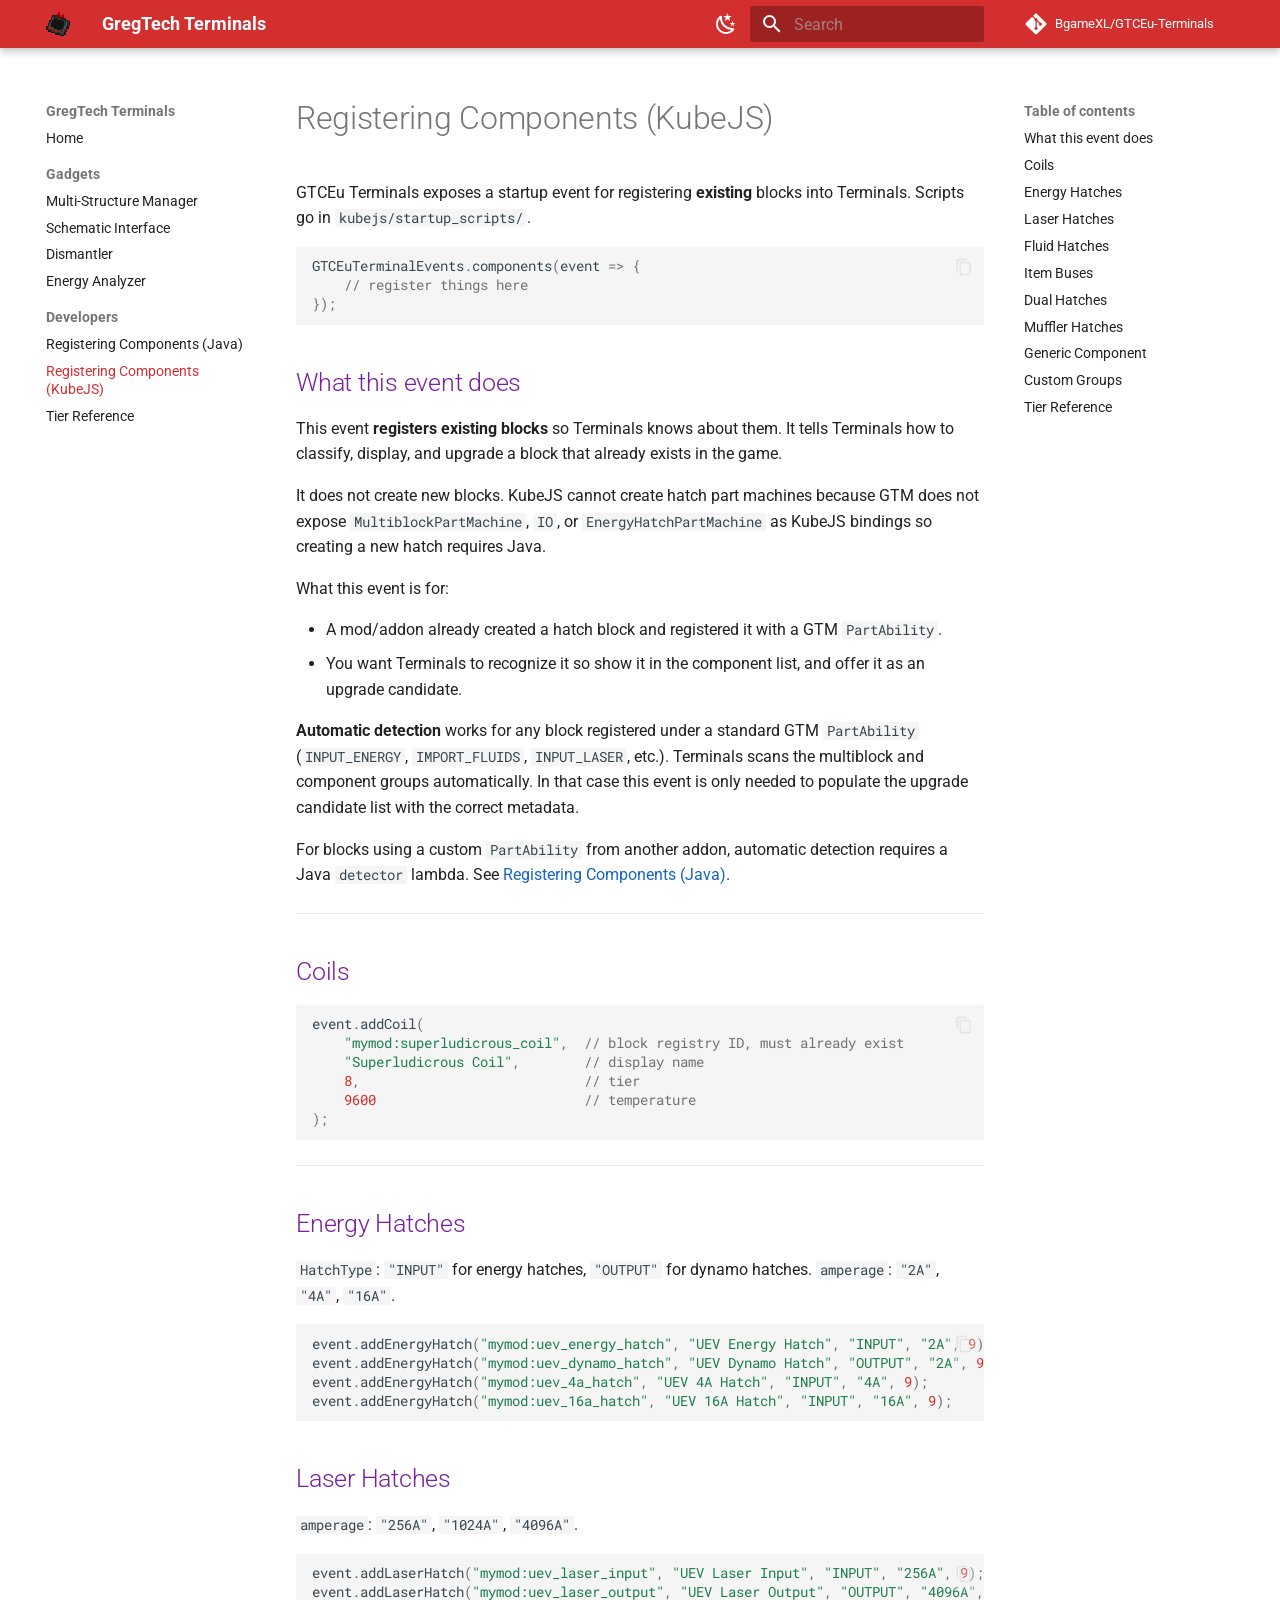
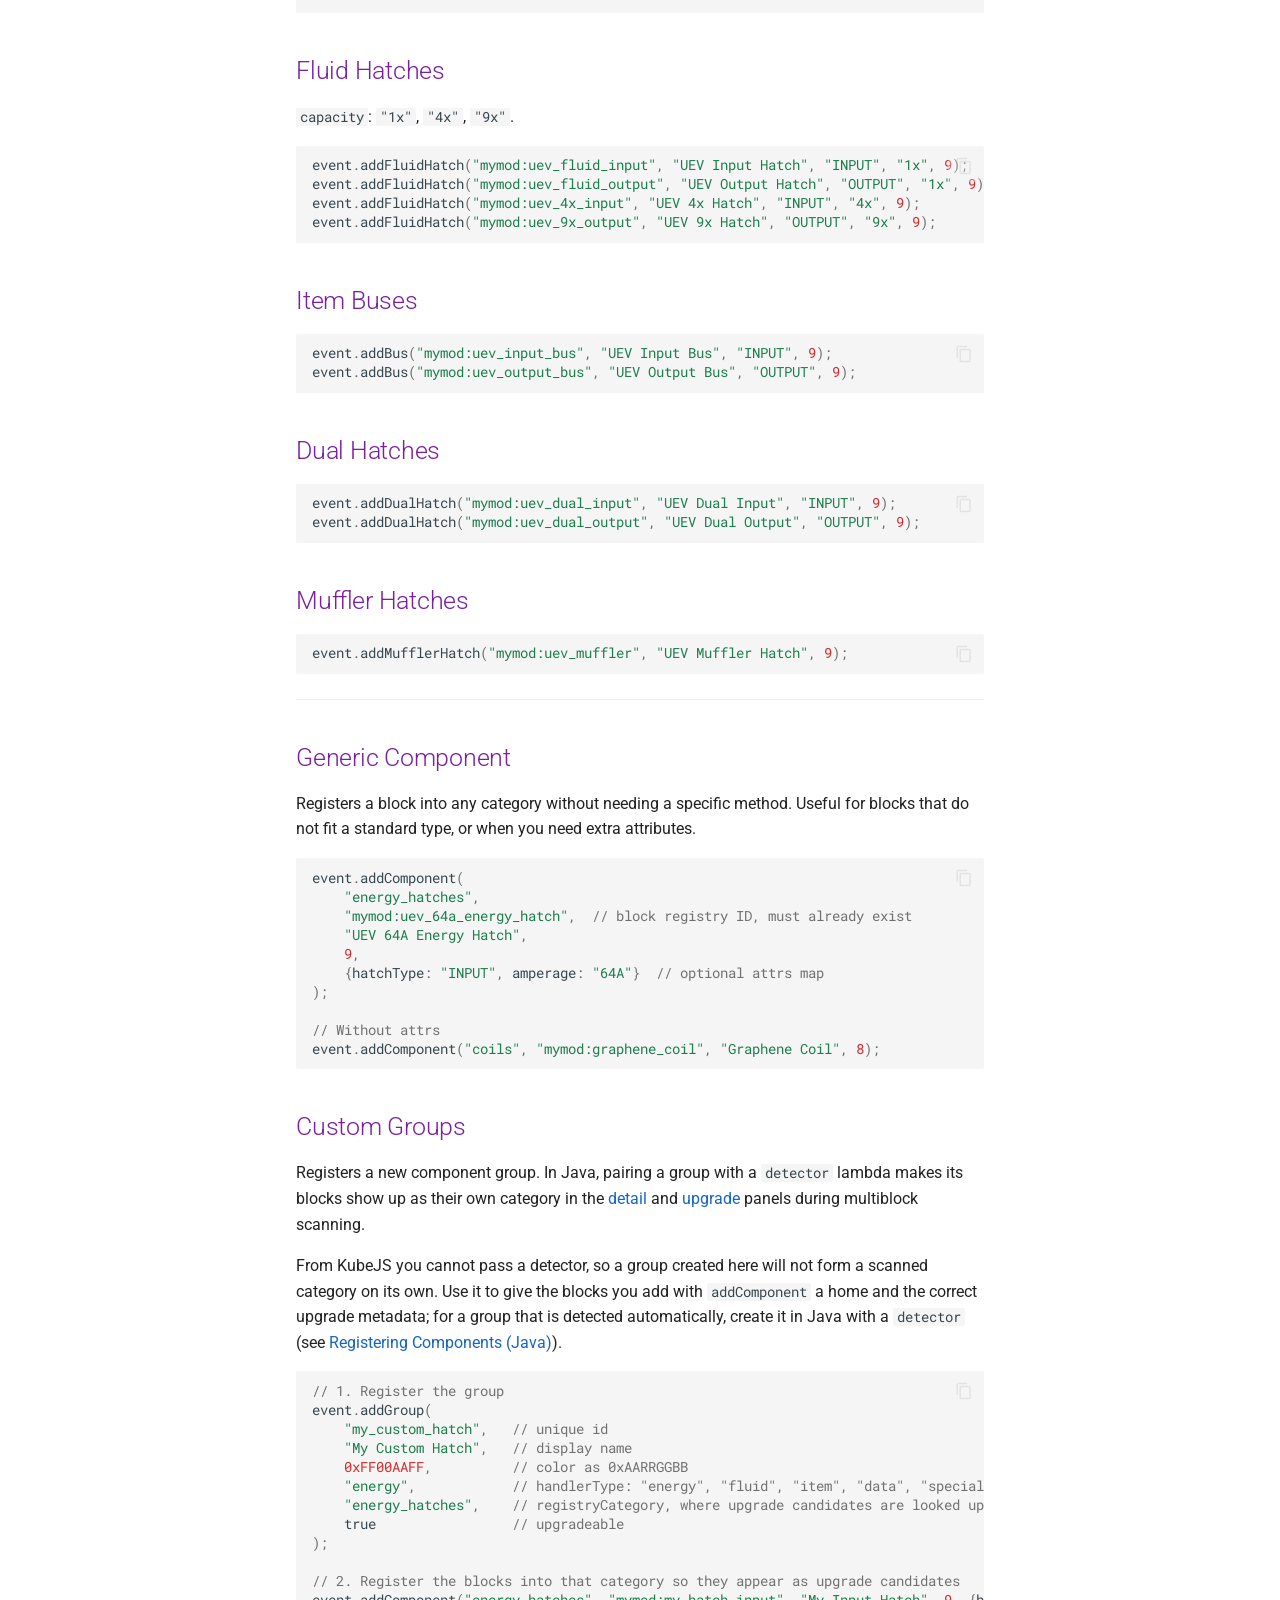
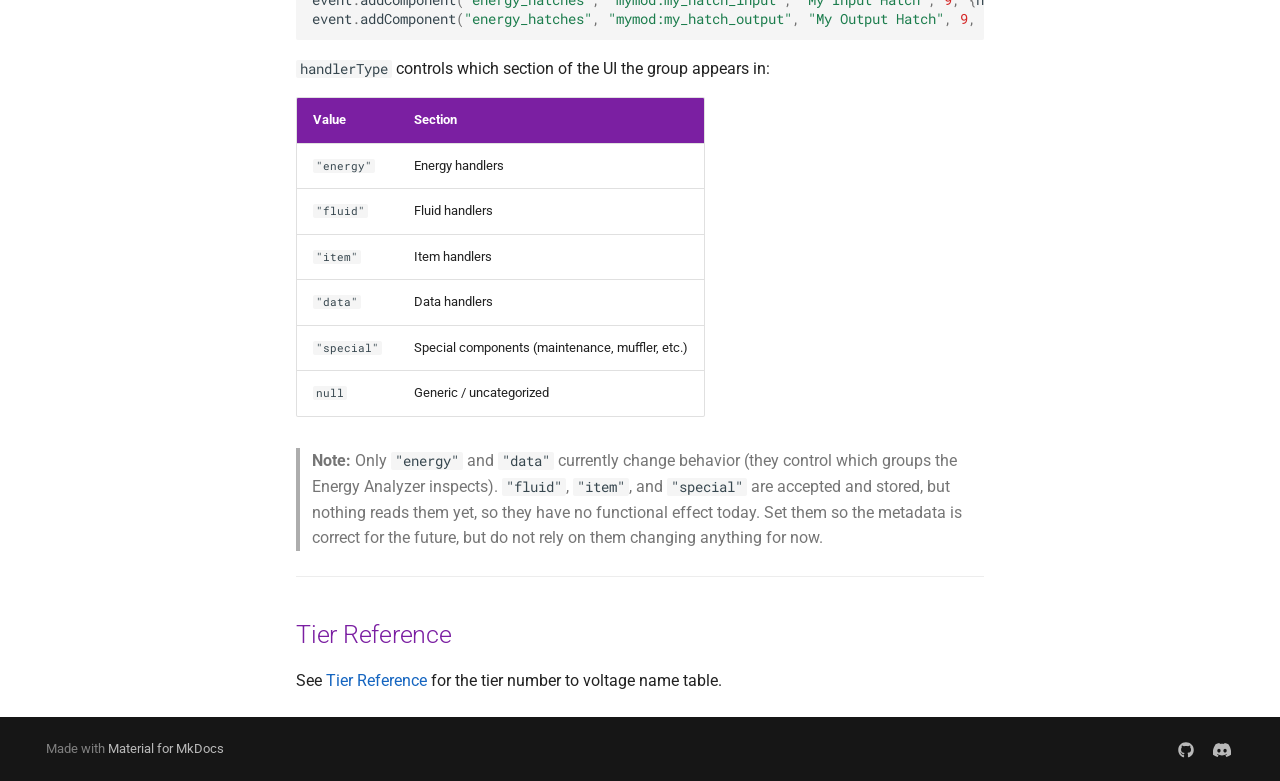
<file: registering-components-kubejs/index.html>
<!doctype html>
<html lang="en" class="no-js">
  <head>
    
      <meta charset="utf-8">
      <meta name="viewport" content="width=device-width,initial-scale=1">
      
        <meta name="description" content="Documentation for GregTech Terminals addon">
      
      
      
        <link rel="canonical" href="https://bgamexl.github.io/GTCEu-Terminals/registering-components-kubejs/">
      
      
        <link rel="prev" href="../registering-components-java/">
      
      
        <link rel="next" href="../tier-reference/">
      
      
        
      
      
      <link rel="icon" href="../assets/favicon.png">
      <meta name="generator" content="mkdocs-1.6.1, mkdocs-material-9.8.0">
    
    
      
        <title>Registering Components (KubeJS) - GregTech Terminals</title>
      
    
    
      <link rel="stylesheet" href="../assets/stylesheets/main.57a0d79d.min.css">
      
        
        <link rel="stylesheet" href="../assets/stylesheets/palette.fb2fffe2.min.css">
      
      


    
    
      
    
    
      
        
        
        <link rel="preconnect" href="https://fonts.gstatic.com" crossorigin>
        <link rel="stylesheet" href="https://fonts.googleapis.com/css?family=Roboto:300,300i,400,400i,700,700i%7CRoboto+Mono:400,400i,700,700i&display=fallback">
        <style>:root{--md-text-font:"Roboto";--md-code-font:"Roboto Mono"}</style>
      
    
    
      <link rel="stylesheet" href="../stylesheets/extra.css">
    
    <script>__md_scope=new URL("..",location),__md_hash=e=>[...e].reduce(((e,_)=>(e<<5)-e+_.charCodeAt(0)),0),__md_get=(e,_=localStorage,t=__md_scope)=>JSON.parse(_.getItem(t.pathname+"."+e)),__md_set=(e,_,t=localStorage,a=__md_scope)=>{try{t.setItem(a.pathname+"."+e,JSON.stringify(_))}catch(e){}}</script>
    
      

    
    
  </head>
  
  
    
    
      
    
    
    
    
    <body dir="ltr" data-md-color-scheme="default" data-md-color-primary="custom" data-md-color-accent="custom">
  
    
    <input class="md-toggle" data-md-toggle="drawer" type="checkbox" id="__drawer" autocomplete="off">
    <input class="md-toggle" data-md-toggle="search" type="checkbox" id="__search" autocomplete="off">
    <label class="md-overlay" for="__drawer"></label>
    <div data-md-component="skip">
      
        
        <a href="#registering-components-kubejs" class="md-skip">
          Skip to content
        </a>
      
    </div>
    <div data-md-component="announce">
      
    </div>
    
    
      

  

<header class="md-header md-header--shadow" data-md-component="header">
  <nav class="md-header__inner md-grid" aria-label="Header">
    <a href=".." title="GregTech Terminals" class="md-header__button md-logo" aria-label="GregTech Terminals" data-md-component="logo">
      
  <img src="../assets/logo.png" alt="logo">

    </a>
    <label class="md-header__button md-icon" for="__drawer">
      
      <svg xmlns="http://www.w3.org/2000/svg" viewBox="0 0 24 24"><path d="M3 6h18v2H3zm0 5h18v2H3zm0 5h18v2H3z"/></svg>
    </label>
    <div class="md-header__title" data-md-component="header-title">
      <div class="md-header__ellipsis">
        <div class="md-header__topic">
          <span class="md-ellipsis">
            GregTech Terminals
          </span>
        </div>
        <div class="md-header__topic" data-md-component="header-topic">
          <span class="md-ellipsis">
            
              Registering Components (KubeJS)
            
          </span>
        </div>
      </div>
    </div>
    
      
        <form class="md-header__option" data-md-component="palette">
  
    
    
    
    <input class="md-option" data-md-color-media="(prefers-color-scheme: light)" data-md-color-scheme="default" data-md-color-primary="custom" data-md-color-accent="custom"  aria-label="Switch to dark mode"  type="radio" name="__palette" id="__palette_0">
    
      <label class="md-header__button md-icon" title="Switch to dark mode" for="__palette_1" hidden>
        <svg xmlns="http://www.w3.org/2000/svg" viewBox="0 0 24 24"><path d="m17.75 4.09-2.53 1.94.91 3.06-2.63-1.81-2.63 1.81.91-3.06-2.53-1.94L12.44 4l1.06-3 1.06 3zm3.5 6.91-1.64 1.25.59 1.98-1.7-1.17-1.7 1.17.59-1.98L15.75 11l2.06-.05L18.5 9l.69 1.95zm-2.28 4.95c.83-.08 1.72 1.1 1.19 1.85-.32.45-.66.87-1.08 1.27C15.17 23 8.84 23 4.94 19.07c-3.91-3.9-3.91-10.24 0-14.14.4-.4.82-.76 1.27-1.08.75-.53 1.93.36 1.85 1.19-.27 2.86.69 5.83 2.89 8.02a9.96 9.96 0 0 0 8.02 2.89m-1.64 2.02a12.08 12.08 0 0 1-7.8-3.47c-2.17-2.19-3.33-5-3.49-7.82-2.81 3.14-2.7 7.96.31 10.98 3.02 3.01 7.84 3.12 10.98.31"/></svg>
      </label>
    
  
    
    
    
    <input class="md-option" data-md-color-media="(prefers-color-scheme: dark)" data-md-color-scheme="slate" data-md-color-primary="custom" data-md-color-accent="custom"  aria-label="Switch to light mode"  type="radio" name="__palette" id="__palette_1">
    
      <label class="md-header__button md-icon" title="Switch to light mode" for="__palette_0" hidden>
        <svg xmlns="http://www.w3.org/2000/svg" viewBox="0 0 24 24"><path d="M12 7a5 5 0 0 1 5 5 5 5 0 0 1-5 5 5 5 0 0 1-5-5 5 5 0 0 1 5-5m0 2a3 3 0 0 0-3 3 3 3 0 0 0 3 3 3 3 0 0 0 3-3 3 3 0 0 0-3-3m0-7 2.39 3.42C13.65 5.15 12.84 5 12 5s-1.65.15-2.39.42zM3.34 7l4.16-.35A7.2 7.2 0 0 0 5.94 8.5c-.44.74-.69 1.5-.83 2.29zm.02 10 1.76-3.77a7.131 7.131 0 0 0 2.38 4.14zM20.65 7l-1.77 3.79a7.02 7.02 0 0 0-2.38-4.15zm-.01 10-4.14.36c.59-.51 1.12-1.14 1.54-1.86.42-.73.69-1.5.83-2.29zM12 22l-2.41-3.44c.74.27 1.55.44 2.41.44.82 0 1.63-.17 2.37-.44z"/></svg>
      </label>
    
  
</form>
      
    
    
      <script>var palette=__md_get("__palette");if(palette&&palette.color){if("(prefers-color-scheme)"===palette.color.media){var media=matchMedia("(prefers-color-scheme: light)"),input=document.querySelector(media.matches?"[data-md-color-media='(prefers-color-scheme: light)']":"[data-md-color-media='(prefers-color-scheme: dark)']");palette.color.media=input.getAttribute("data-md-color-media"),palette.color.scheme=input.getAttribute("data-md-color-scheme"),palette.color.primary=input.getAttribute("data-md-color-primary"),palette.color.accent=input.getAttribute("data-md-color-accent")}for(var[key,value]of Object.entries(palette.color))document.body.setAttribute("data-md-color-"+key,value)}</script>
    
    
    
      
      
        <label class="md-header__button md-icon" for="__search">
          
          <svg xmlns="http://www.w3.org/2000/svg" viewBox="0 0 24 24"><path d="M9.5 3A6.5 6.5 0 0 1 16 9.5c0 1.61-.59 3.09-1.56 4.23l.27.27h.79l5 5-1.5 1.5-5-5v-.79l-.27-.27A6.52 6.52 0 0 1 9.5 16 6.5 6.5 0 0 1 3 9.5 6.5 6.5 0 0 1 9.5 3m0 2C7 5 5 7 5 9.5S7 14 9.5 14 14 12 14 9.5 12 5 9.5 5"/></svg>
        </label>
        <div class="md-search" data-md-component="search" role="dialog">
  <label class="md-search__overlay" for="__search"></label>
  <div class="md-search__inner" role="search">
    <form class="md-search__form" name="search">
      <input type="text" class="md-search__input" name="query" aria-label="Search" placeholder="Search" autocapitalize="off" autocorrect="off" autocomplete="off" spellcheck="false" data-md-component="search-query" required>
      <label class="md-search__icon md-icon" for="__search">
        
        <svg xmlns="http://www.w3.org/2000/svg" viewBox="0 0 24 24"><path d="M9.5 3A6.5 6.5 0 0 1 16 9.5c0 1.61-.59 3.09-1.56 4.23l.27.27h.79l5 5-1.5 1.5-5-5v-.79l-.27-.27A6.52 6.52 0 0 1 9.5 16 6.5 6.5 0 0 1 3 9.5 6.5 6.5 0 0 1 9.5 3m0 2C7 5 5 7 5 9.5S7 14 9.5 14 14 12 14 9.5 12 5 9.5 5"/></svg>
        
        <svg xmlns="http://www.w3.org/2000/svg" viewBox="0 0 24 24"><path d="M20 11v2H8l5.5 5.5-1.42 1.42L4.16 12l7.92-7.92L13.5 5.5 8 11z"/></svg>
      </label>
      <nav class="md-search__options" aria-label="Search">
        
        <button type="reset" class="md-search__icon md-icon" title="Clear" aria-label="Clear" tabindex="-1">
          
          <svg xmlns="http://www.w3.org/2000/svg" viewBox="0 0 24 24"><path d="M19 6.41 17.59 5 12 10.59 6.41 5 5 6.41 10.59 12 5 17.59 6.41 19 12 13.41 17.59 19 19 17.59 13.41 12z"/></svg>
        </button>
      </nav>
      
        <div class="md-search__suggest" data-md-component="search-suggest"></div>
      
    </form>
    <div class="md-search__output">
      <div class="md-search__scrollwrap" tabindex="0" data-md-scrollfix>
        <div class="md-search-result" data-md-component="search-result">
          <div class="md-search-result__meta">
            Initializing search
          </div>
          <ol class="md-search-result__list" role="presentation"></ol>
        </div>
      </div>
    </div>
  </div>
</div>
      
    
    
      <div class="md-header__source">
        <a href="https://github.com/BgameXL/GTCEu-Terminals" title="Go to repository" class="md-source" data-md-component="source">
  <div class="md-source__icon md-icon">
    
    <svg xmlns="http://www.w3.org/2000/svg" viewBox="0 0 448 512"><!--! Font Awesome Free 7.1.0 by @fontawesome - https://fontawesome.com License - https://fontawesome.com/license/free (Icons: CC BY 4.0, Fonts: SIL OFL 1.1, Code: MIT License) Copyright 2025 Fonticons, Inc.--><path d="M439.6 236.1 244 40.5c-5.4-5.5-12.8-8.5-20.4-8.5s-15 3-20.4 8.4L162.5 81l51.5 51.5c27.1-9.1 52.7 16.8 43.4 43.7l49.7 49.7c34.2-11.8 61.2 31 35.5 56.7-26.5 26.5-70.2-2.9-56-37.3L240.3 199v121.9c25.3 12.5 22.3 41.8 9.1 55-6.4 6.4-15.2 10.1-24.3 10.1s-17.8-3.6-24.3-10.1c-17.6-17.6-11.1-46.9 11.2-56v-123c-20.8-8.5-24.6-30.7-18.6-45L142.6 101 8.5 235.1C3 240.6 0 247.9 0 255.5s3 15 8.5 20.4l195.6 195.7c5.4 5.4 12.7 8.4 20.4 8.4s15-3 20.4-8.4l194.7-194.7c5.4-5.4 8.4-12.8 8.4-20.4s-3-15-8.4-20.4"/></svg>
  </div>
  <div class="md-source__repository">
    BgameXL/GTCEu-Terminals
  </div>
</a>
      </div>
    
  </nav>
  
</header>
    
    <div class="md-container" data-md-component="container">
      
      
        
          
        
      
      <main class="md-main" data-md-component="main">
        <div class="md-main__inner md-grid">
          
            
              
              <div class="md-sidebar md-sidebar--primary" data-md-component="sidebar" data-md-type="navigation" >
                <div class="md-sidebar__scrollwrap">
                  <div class="md-sidebar__inner">
                    



<nav class="md-nav md-nav--primary" aria-label="Navigation" data-md-level="0">
  <label class="md-nav__title" for="__drawer">
    <a href=".." title="GregTech Terminals" class="md-nav__button md-logo" aria-label="GregTech Terminals" data-md-component="logo">
      
  <img src="../assets/logo.png" alt="logo">

    </a>
    GregTech Terminals
  </label>
  
    <div class="md-nav__source">
      <a href="https://github.com/BgameXL/GTCEu-Terminals" title="Go to repository" class="md-source" data-md-component="source">
  <div class="md-source__icon md-icon">
    
    <svg xmlns="http://www.w3.org/2000/svg" viewBox="0 0 448 512"><!--! Font Awesome Free 7.1.0 by @fontawesome - https://fontawesome.com License - https://fontawesome.com/license/free (Icons: CC BY 4.0, Fonts: SIL OFL 1.1, Code: MIT License) Copyright 2025 Fonticons, Inc.--><path d="M439.6 236.1 244 40.5c-5.4-5.5-12.8-8.5-20.4-8.5s-15 3-20.4 8.4L162.5 81l51.5 51.5c27.1-9.1 52.7 16.8 43.4 43.7l49.7 49.7c34.2-11.8 61.2 31 35.5 56.7-26.5 26.5-70.2-2.9-56-37.3L240.3 199v121.9c25.3 12.5 22.3 41.8 9.1 55-6.4 6.4-15.2 10.1-24.3 10.1s-17.8-3.6-24.3-10.1c-17.6-17.6-11.1-46.9 11.2-56v-123c-20.8-8.5-24.6-30.7-18.6-45L142.6 101 8.5 235.1C3 240.6 0 247.9 0 255.5s3 15 8.5 20.4l195.6 195.7c5.4 5.4 12.7 8.4 20.4 8.4s15-3 20.4-8.4l194.7-194.7c5.4-5.4 8.4-12.8 8.4-20.4s-3-15-8.4-20.4"/></svg>
  </div>
  <div class="md-source__repository">
    BgameXL/GTCEu-Terminals
  </div>
</a>
    </div>
  
  <ul class="md-nav__list" data-md-scrollfix>
    
      
      
  
  
  
  
    <li class="md-nav__item">
      <a href=".." class="md-nav__link">
        
  
  
  <span class="md-ellipsis">
    
  
    Home
  

    
  </span>
  
  

      </a>
    </li>
  

    
      
      
  
  
  
  
    
    
    
    
      
        
        
      
    
    
    <li class="md-nav__item md-nav__item--section md-nav__item--nested">
      
        
        
        <input class="md-nav__toggle md-toggle " type="checkbox" id="__nav_2" >
        
          
          <label class="md-nav__link" for="__nav_2" id="__nav_2_label" tabindex="">
            
  
  
  <span class="md-ellipsis">
    
  
    Gadgets
  

    
  </span>
  
  

            <span class="md-nav__icon md-icon"></span>
          </label>
        
        <nav class="md-nav" data-md-level="1" aria-labelledby="__nav_2_label" aria-expanded="false">
          <label class="md-nav__title" for="__nav_2">
            <span class="md-nav__icon md-icon"></span>
            
  
    Gadgets
  

          </label>
          <ul class="md-nav__list" data-md-scrollfix>
            
              
                
  
  
  
  
    <li class="md-nav__item">
      <a href="../multi-structure-manager/" class="md-nav__link">
        
  
  
  <span class="md-ellipsis">
    
  
    Multi-Structure Manager
  

    
  </span>
  
  

      </a>
    </li>
  

              
            
              
                
  
  
  
  
    <li class="md-nav__item">
      <a href="../schematic-interface/" class="md-nav__link">
        
  
  
  <span class="md-ellipsis">
    
  
    Schematic Interface
  

    
  </span>
  
  

      </a>
    </li>
  

              
            
              
                
  
  
  
  
    <li class="md-nav__item">
      <a href="../dismantler/" class="md-nav__link">
        
  
  
  <span class="md-ellipsis">
    
  
    Dismantler
  

    
  </span>
  
  

      </a>
    </li>
  

              
            
              
                
  
  
  
  
    <li class="md-nav__item">
      <a href="../energy-analyzer/" class="md-nav__link">
        
  
  
  <span class="md-ellipsis">
    
  
    Energy Analyzer
  

    
  </span>
  
  

      </a>
    </li>
  

              
            
          </ul>
        </nav>
      
    </li>
  

    
      
      
  
  
    
  
  
  
    
    
    
    
      
        
        
      
    
    
    <li class="md-nav__item md-nav__item--active md-nav__item--section md-nav__item--nested">
      
        
        
        <input class="md-nav__toggle md-toggle " type="checkbox" id="__nav_3" checked>
        
          
          <label class="md-nav__link" for="__nav_3" id="__nav_3_label" tabindex="">
            
  
  
  <span class="md-ellipsis">
    
  
    Developers
  

    
  </span>
  
  

            <span class="md-nav__icon md-icon"></span>
          </label>
        
        <nav class="md-nav" data-md-level="1" aria-labelledby="__nav_3_label" aria-expanded="true">
          <label class="md-nav__title" for="__nav_3">
            <span class="md-nav__icon md-icon"></span>
            
  
    Developers
  

          </label>
          <ul class="md-nav__list" data-md-scrollfix>
            
              
                
  
  
  
  
    <li class="md-nav__item">
      <a href="../registering-components-java/" class="md-nav__link">
        
  
  
  <span class="md-ellipsis">
    
  
    Registering Components (Java)
  

    
  </span>
  
  

      </a>
    </li>
  

              
            
              
                
  
  
    
  
  
  
    <li class="md-nav__item md-nav__item--active">
      
      <input class="md-nav__toggle md-toggle" type="checkbox" id="__toc">
      
      
        
      
      
        <label class="md-nav__link md-nav__link--active" for="__toc">
          
  
  
  <span class="md-ellipsis">
    
  
    Registering Components (KubeJS)
  

    
  </span>
  
  

          <span class="md-nav__icon md-icon"></span>
        </label>
      
      <a href="./" class="md-nav__link md-nav__link--active">
        
  
  
  <span class="md-ellipsis">
    
  
    Registering Components (KubeJS)
  

    
  </span>
  
  

      </a>
      
        

<nav class="md-nav md-nav--secondary" aria-label="Table of contents">
  
  
  
    
  
  
    <label class="md-nav__title" for="__toc">
      <span class="md-nav__icon md-icon"></span>
      Table of contents
    </label>
    <ul class="md-nav__list" data-md-component="toc" data-md-scrollfix>
      
        <li class="md-nav__item">
  <a href="#what-this-event-does" class="md-nav__link">
    <span class="md-ellipsis">
      
        What this event does
      
    </span>
  </a>
  
</li>
      
        <li class="md-nav__item">
  <a href="#coils" class="md-nav__link">
    <span class="md-ellipsis">
      
        Coils
      
    </span>
  </a>
  
</li>
      
        <li class="md-nav__item">
  <a href="#energy-hatches" class="md-nav__link">
    <span class="md-ellipsis">
      
        Energy Hatches
      
    </span>
  </a>
  
</li>
      
        <li class="md-nav__item">
  <a href="#laser-hatches" class="md-nav__link">
    <span class="md-ellipsis">
      
        Laser Hatches
      
    </span>
  </a>
  
</li>
      
        <li class="md-nav__item">
  <a href="#fluid-hatches" class="md-nav__link">
    <span class="md-ellipsis">
      
        Fluid Hatches
      
    </span>
  </a>
  
</li>
      
        <li class="md-nav__item">
  <a href="#item-buses" class="md-nav__link">
    <span class="md-ellipsis">
      
        Item Buses
      
    </span>
  </a>
  
</li>
      
        <li class="md-nav__item">
  <a href="#dual-hatches" class="md-nav__link">
    <span class="md-ellipsis">
      
        Dual Hatches
      
    </span>
  </a>
  
</li>
      
        <li class="md-nav__item">
  <a href="#muffler-hatches" class="md-nav__link">
    <span class="md-ellipsis">
      
        Muffler Hatches
      
    </span>
  </a>
  
</li>
      
        <li class="md-nav__item">
  <a href="#generic-component" class="md-nav__link">
    <span class="md-ellipsis">
      
        Generic Component
      
    </span>
  </a>
  
</li>
      
        <li class="md-nav__item">
  <a href="#custom-groups" class="md-nav__link">
    <span class="md-ellipsis">
      
        Custom Groups
      
    </span>
  </a>
  
</li>
      
        <li class="md-nav__item">
  <a href="#tier-reference" class="md-nav__link">
    <span class="md-ellipsis">
      
        Tier Reference
      
    </span>
  </a>
  
</li>
      
    </ul>
  
</nav>
      
    </li>
  

              
            
              
                
  
  
  
  
    <li class="md-nav__item">
      <a href="../tier-reference/" class="md-nav__link">
        
  
  
  <span class="md-ellipsis">
    
  
    Tier Reference
  

    
  </span>
  
  

      </a>
    </li>
  

              
            
          </ul>
        </nav>
      
    </li>
  

    
  </ul>
</nav>
                  </div>
                </div>
              </div>
            
            
              
              <div class="md-sidebar md-sidebar--secondary" data-md-component="sidebar" data-md-type="toc" >
                <div class="md-sidebar__scrollwrap">
                  <div class="md-sidebar__inner">
                    

<nav class="md-nav md-nav--secondary" aria-label="Table of contents">
  
  
  
    
  
  
    <label class="md-nav__title" for="__toc">
      <span class="md-nav__icon md-icon"></span>
      Table of contents
    </label>
    <ul class="md-nav__list" data-md-component="toc" data-md-scrollfix>
      
        <li class="md-nav__item">
  <a href="#what-this-event-does" class="md-nav__link">
    <span class="md-ellipsis">
      
        What this event does
      
    </span>
  </a>
  
</li>
      
        <li class="md-nav__item">
  <a href="#coils" class="md-nav__link">
    <span class="md-ellipsis">
      
        Coils
      
    </span>
  </a>
  
</li>
      
        <li class="md-nav__item">
  <a href="#energy-hatches" class="md-nav__link">
    <span class="md-ellipsis">
      
        Energy Hatches
      
    </span>
  </a>
  
</li>
      
        <li class="md-nav__item">
  <a href="#laser-hatches" class="md-nav__link">
    <span class="md-ellipsis">
      
        Laser Hatches
      
    </span>
  </a>
  
</li>
      
        <li class="md-nav__item">
  <a href="#fluid-hatches" class="md-nav__link">
    <span class="md-ellipsis">
      
        Fluid Hatches
      
    </span>
  </a>
  
</li>
      
        <li class="md-nav__item">
  <a href="#item-buses" class="md-nav__link">
    <span class="md-ellipsis">
      
        Item Buses
      
    </span>
  </a>
  
</li>
      
        <li class="md-nav__item">
  <a href="#dual-hatches" class="md-nav__link">
    <span class="md-ellipsis">
      
        Dual Hatches
      
    </span>
  </a>
  
</li>
      
        <li class="md-nav__item">
  <a href="#muffler-hatches" class="md-nav__link">
    <span class="md-ellipsis">
      
        Muffler Hatches
      
    </span>
  </a>
  
</li>
      
        <li class="md-nav__item">
  <a href="#generic-component" class="md-nav__link">
    <span class="md-ellipsis">
      
        Generic Component
      
    </span>
  </a>
  
</li>
      
        <li class="md-nav__item">
  <a href="#custom-groups" class="md-nav__link">
    <span class="md-ellipsis">
      
        Custom Groups
      
    </span>
  </a>
  
</li>
      
        <li class="md-nav__item">
  <a href="#tier-reference" class="md-nav__link">
    <span class="md-ellipsis">
      
        Tier Reference
      
    </span>
  </a>
  
</li>
      
    </ul>
  
</nav>
                  </div>
                </div>
              </div>
            
          
          
            <div class="md-content" data-md-component="content">
              
              <article class="md-content__inner md-typeset">
                
                  


  
  


<h1 id="registering-components-kubejs">Registering Components (KubeJS)<a class="headerlink" href="#registering-components-kubejs" title="Permanent link">&para;</a></h1>
<p>GTCEu Terminals exposes a startup event for registering <strong>existing</strong> blocks into Terminals. Scripts go in
<code>kubejs/startup_scripts/</code>.</p>
<div class="highlight"><pre><span></span><code><span class="nx">GTCEuTerminalEvents</span><span class="p">.</span><span class="nx">components</span><span class="p">(</span><span class="nx">event</span><span class="w"> </span><span class="p">=&gt;</span><span class="w"> </span><span class="p">{</span>
<span class="w">    </span><span class="c1">// register things here</span>
<span class="p">});</span>
</code></pre></div>
<h2 id="what-this-event-does">What this event does<a class="headerlink" href="#what-this-event-does" title="Permanent link">&para;</a></h2>
<p>This event <strong>registers existing blocks</strong> so Terminals knows about them. It tells Terminals how to classify, display, and
upgrade a block that already exists in the game.</p>
<p>It does not create new blocks. KubeJS cannot create hatch part machines because GTM does not expose
<code>MultiblockPartMachine</code>, <code>IO</code>, or <code>EnergyHatchPartMachine</code> as KubeJS bindings so creating a new hatch requires Java.</p>
<p>What this event is for:</p>
<ul>
<li>A mod/addon already created a hatch block and registered it with a GTM <code>PartAbility</code>.</li>
<li>You want Terminals to recognize it so show it in the component list, and offer it as an upgrade candidate.</li>
</ul>
<p><strong>Automatic detection</strong> works for any block registered under a standard GTM <code>PartAbility</code> (<code>INPUT_ENERGY</code>,
<code>IMPORT_FLUIDS</code>, <code>INPUT_LASER</code>, etc.). Terminals scans the multiblock and component groups automatically. In that case
this event is only needed to populate the upgrade candidate list with the correct metadata.</p>
<p>For blocks using a custom <code>PartAbility</code> from another addon, automatic detection requires a Java <code>detector</code> lambda.
See <a href="../registering-components-java/">Registering Components (Java)</a>.</p>
<hr />
<h2 id="coils">Coils<a class="headerlink" href="#coils" title="Permanent link">&para;</a></h2>
<div class="highlight"><pre><span></span><code><span class="nx">event</span><span class="p">.</span><span class="nx">addCoil</span><span class="p">(</span>
<span class="w">    </span><span class="s2">"mymod:superludicrous_coil"</span><span class="p">,</span><span class="w">  </span><span class="c1">// block registry ID, must already exist</span>
<span class="w">    </span><span class="s2">"Superludicrous Coil"</span><span class="p">,</span><span class="w">        </span><span class="c1">// display name</span>
<span class="w">    </span><span class="mf">8</span><span class="p">,</span><span class="w">                            </span><span class="c1">// tier</span>
<span class="w">    </span><span class="mf">9600</span><span class="w">                          </span><span class="c1">// temperature</span>
<span class="p">);</span>
</code></pre></div>
<hr />
<h2 id="energy-hatches">Energy Hatches<a class="headerlink" href="#energy-hatches" title="Permanent link">&para;</a></h2>
<p><code>HatchType</code>: <code>"INPUT"</code> for energy hatches, <code>"OUTPUT"</code> for dynamo hatches.
<code>amperage</code>: <code>"2A"</code>, <code>"4A"</code>, <code>"16A"</code>.</p>
<div class="highlight"><pre><span></span><code><span class="nx">event</span><span class="p">.</span><span class="nx">addEnergyHatch</span><span class="p">(</span><span class="s2">"mymod:uev_energy_hatch"</span><span class="p">,</span><span class="w"> </span><span class="s2">"UEV Energy Hatch"</span><span class="p">,</span><span class="w"> </span><span class="s2">"INPUT"</span><span class="p">,</span><span class="w"> </span><span class="s2">"2A"</span><span class="p">,</span><span class="w"> </span><span class="mf">9</span><span class="p">);</span>
<span class="nx">event</span><span class="p">.</span><span class="nx">addEnergyHatch</span><span class="p">(</span><span class="s2">"mymod:uev_dynamo_hatch"</span><span class="p">,</span><span class="w"> </span><span class="s2">"UEV Dynamo Hatch"</span><span class="p">,</span><span class="w"> </span><span class="s2">"OUTPUT"</span><span class="p">,</span><span class="w"> </span><span class="s2">"2A"</span><span class="p">,</span><span class="w"> </span><span class="mf">9</span><span class="p">);</span>
<span class="nx">event</span><span class="p">.</span><span class="nx">addEnergyHatch</span><span class="p">(</span><span class="s2">"mymod:uev_4a_hatch"</span><span class="p">,</span><span class="w"> </span><span class="s2">"UEV 4A Hatch"</span><span class="p">,</span><span class="w"> </span><span class="s2">"INPUT"</span><span class="p">,</span><span class="w"> </span><span class="s2">"4A"</span><span class="p">,</span><span class="w"> </span><span class="mf">9</span><span class="p">);</span>
<span class="nx">event</span><span class="p">.</span><span class="nx">addEnergyHatch</span><span class="p">(</span><span class="s2">"mymod:uev_16a_hatch"</span><span class="p">,</span><span class="w"> </span><span class="s2">"UEV 16A Hatch"</span><span class="p">,</span><span class="w"> </span><span class="s2">"INPUT"</span><span class="p">,</span><span class="w"> </span><span class="s2">"16A"</span><span class="p">,</span><span class="w"> </span><span class="mf">9</span><span class="p">);</span>
</code></pre></div>
<h2 id="laser-hatches">Laser Hatches<a class="headerlink" href="#laser-hatches" title="Permanent link">&para;</a></h2>
<p><code>amperage</code>: <code>"256A"</code>, <code>"1024A"</code>, <code>"4096A"</code>.</p>
<div class="highlight"><pre><span></span><code><span class="nx">event</span><span class="p">.</span><span class="nx">addLaserHatch</span><span class="p">(</span><span class="s2">"mymod:uev_laser_input"</span><span class="p">,</span><span class="w"> </span><span class="s2">"UEV Laser Input"</span><span class="p">,</span><span class="w"> </span><span class="s2">"INPUT"</span><span class="p">,</span><span class="w"> </span><span class="s2">"256A"</span><span class="p">,</span><span class="w"> </span><span class="mf">9</span><span class="p">);</span>
<span class="nx">event</span><span class="p">.</span><span class="nx">addLaserHatch</span><span class="p">(</span><span class="s2">"mymod:uev_laser_output"</span><span class="p">,</span><span class="w"> </span><span class="s2">"UEV Laser Output"</span><span class="p">,</span><span class="w"> </span><span class="s2">"OUTPUT"</span><span class="p">,</span><span class="w"> </span><span class="s2">"4096A"</span><span class="p">,</span><span class="w"> </span><span class="mf">9</span><span class="p">);</span>
</code></pre></div>
<h2 id="fluid-hatches">Fluid Hatches<a class="headerlink" href="#fluid-hatches" title="Permanent link">&para;</a></h2>
<p><code>capacity</code>: <code>"1x"</code>, <code>"4x"</code>, <code>"9x"</code>.</p>
<div class="highlight"><pre><span></span><code><span class="nx">event</span><span class="p">.</span><span class="nx">addFluidHatch</span><span class="p">(</span><span class="s2">"mymod:uev_fluid_input"</span><span class="p">,</span><span class="w"> </span><span class="s2">"UEV Input Hatch"</span><span class="p">,</span><span class="w"> </span><span class="s2">"INPUT"</span><span class="p">,</span><span class="w"> </span><span class="s2">"1x"</span><span class="p">,</span><span class="w"> </span><span class="mf">9</span><span class="p">);</span>
<span class="nx">event</span><span class="p">.</span><span class="nx">addFluidHatch</span><span class="p">(</span><span class="s2">"mymod:uev_fluid_output"</span><span class="p">,</span><span class="w"> </span><span class="s2">"UEV Output Hatch"</span><span class="p">,</span><span class="w"> </span><span class="s2">"OUTPUT"</span><span class="p">,</span><span class="w"> </span><span class="s2">"1x"</span><span class="p">,</span><span class="w"> </span><span class="mf">9</span><span class="p">);</span>
<span class="nx">event</span><span class="p">.</span><span class="nx">addFluidHatch</span><span class="p">(</span><span class="s2">"mymod:uev_4x_input"</span><span class="p">,</span><span class="w"> </span><span class="s2">"UEV 4x Hatch"</span><span class="p">,</span><span class="w"> </span><span class="s2">"INPUT"</span><span class="p">,</span><span class="w"> </span><span class="s2">"4x"</span><span class="p">,</span><span class="w"> </span><span class="mf">9</span><span class="p">);</span>
<span class="nx">event</span><span class="p">.</span><span class="nx">addFluidHatch</span><span class="p">(</span><span class="s2">"mymod:uev_9x_output"</span><span class="p">,</span><span class="w"> </span><span class="s2">"UEV 9x Hatch"</span><span class="p">,</span><span class="w"> </span><span class="s2">"OUTPUT"</span><span class="p">,</span><span class="w"> </span><span class="s2">"9x"</span><span class="p">,</span><span class="w"> </span><span class="mf">9</span><span class="p">);</span>
</code></pre></div>
<h2 id="item-buses">Item Buses<a class="headerlink" href="#item-buses" title="Permanent link">&para;</a></h2>
<div class="highlight"><pre><span></span><code><span class="nx">event</span><span class="p">.</span><span class="nx">addBus</span><span class="p">(</span><span class="s2">"mymod:uev_input_bus"</span><span class="p">,</span><span class="w"> </span><span class="s2">"UEV Input Bus"</span><span class="p">,</span><span class="w"> </span><span class="s2">"INPUT"</span><span class="p">,</span><span class="w"> </span><span class="mf">9</span><span class="p">);</span>
<span class="nx">event</span><span class="p">.</span><span class="nx">addBus</span><span class="p">(</span><span class="s2">"mymod:uev_output_bus"</span><span class="p">,</span><span class="w"> </span><span class="s2">"UEV Output Bus"</span><span class="p">,</span><span class="w"> </span><span class="s2">"OUTPUT"</span><span class="p">,</span><span class="w"> </span><span class="mf">9</span><span class="p">);</span>
</code></pre></div>
<h2 id="dual-hatches">Dual Hatches<a class="headerlink" href="#dual-hatches" title="Permanent link">&para;</a></h2>
<div class="highlight"><pre><span></span><code><span class="nx">event</span><span class="p">.</span><span class="nx">addDualHatch</span><span class="p">(</span><span class="s2">"mymod:uev_dual_input"</span><span class="p">,</span><span class="w"> </span><span class="s2">"UEV Dual Input"</span><span class="p">,</span><span class="w"> </span><span class="s2">"INPUT"</span><span class="p">,</span><span class="w"> </span><span class="mf">9</span><span class="p">);</span>
<span class="nx">event</span><span class="p">.</span><span class="nx">addDualHatch</span><span class="p">(</span><span class="s2">"mymod:uev_dual_output"</span><span class="p">,</span><span class="w"> </span><span class="s2">"UEV Dual Output"</span><span class="p">,</span><span class="w"> </span><span class="s2">"OUTPUT"</span><span class="p">,</span><span class="w"> </span><span class="mf">9</span><span class="p">);</span>
</code></pre></div>
<h2 id="muffler-hatches">Muffler Hatches<a class="headerlink" href="#muffler-hatches" title="Permanent link">&para;</a></h2>
<div class="highlight"><pre><span></span><code><span class="nx">event</span><span class="p">.</span><span class="nx">addMufflerHatch</span><span class="p">(</span><span class="s2">"mymod:uev_muffler"</span><span class="p">,</span><span class="w"> </span><span class="s2">"UEV Muffler Hatch"</span><span class="p">,</span><span class="w"> </span><span class="mf">9</span><span class="p">);</span>
</code></pre></div>
<hr />
<h2 id="generic-component">Generic Component<a class="headerlink" href="#generic-component" title="Permanent link">&para;</a></h2>
<p>Registers a block into any category without needing a specific method. Useful for blocks that do not fit a standard
type, or when you need extra attributes.</p>
<div class="highlight"><pre><span></span><code><span class="nx">event</span><span class="p">.</span><span class="nx">addComponent</span><span class="p">(</span>
<span class="w">    </span><span class="s2">"energy_hatches"</span><span class="p">,</span>
<span class="w">    </span><span class="s2">"mymod:uev_64a_energy_hatch"</span><span class="p">,</span><span class="w">  </span><span class="c1">// block registry ID, must already exist</span>
<span class="w">    </span><span class="s2">"UEV 64A Energy Hatch"</span><span class="p">,</span>
<span class="w">    </span><span class="mf">9</span><span class="p">,</span>
<span class="w">    </span><span class="p">{</span><span class="nx">hatchType</span><span class="o">:</span><span class="w"> </span><span class="s2">"INPUT"</span><span class="p">,</span><span class="w"> </span><span class="nx">amperage</span><span class="o">:</span><span class="w"> </span><span class="s2">"64A"</span><span class="p">}</span><span class="w">  </span><span class="c1">// optional attrs map</span>
<span class="p">);</span>

<span class="c1">// Without attrs</span>
<span class="nx">event</span><span class="p">.</span><span class="nx">addComponent</span><span class="p">(</span><span class="s2">"coils"</span><span class="p">,</span><span class="w"> </span><span class="s2">"mymod:graphene_coil"</span><span class="p">,</span><span class="w"> </span><span class="s2">"Graphene Coil"</span><span class="p">,</span><span class="w"> </span><span class="mf">8</span><span class="p">);</span>
</code></pre></div>
<h2 id="custom-groups">Custom Groups<a class="headerlink" href="#custom-groups" title="Permanent link">&para;</a></h2>
<p>Registers a new component group. In Java, pairing a group with a <code>detector</code> lambda makes its blocks show up as
their own category in the <a href="https://github.com/BgameXL/GTCEu-Terminals/blob/main/src/main/java/com/gtceuterminal/client/gui/multiblock/MultiblockDetailPanel.java">detail</a> and <a href="https://github.com/BgameXL/GTCEu-Terminals/blob/main/src/main/java/com/gtceuterminal/client/gui/multiblock/InlineUpgradePanel.java">upgrade</a> panels during multiblock scanning.</p>
<p>From KubeJS you cannot pass a detector, so a group created here will not form a scanned category on its own. Use it to
give the blocks you add with <code>addComponent</code> a home and the correct upgrade metadata; for a group that is detected
automatically, create it in Java with a <code>detector</code> (see <a href="../registering-components-java/">Registering Components (Java)</a>).</p>
<div class="highlight"><pre><span></span><code><span class="c1">// 1. Register the group</span>
<span class="nx">event</span><span class="p">.</span><span class="nx">addGroup</span><span class="p">(</span>
<span class="w">    </span><span class="s2">"my_custom_hatch"</span><span class="p">,</span><span class="w">   </span><span class="c1">// unique id</span>
<span class="w">    </span><span class="s2">"My Custom Hatch"</span><span class="p">,</span><span class="w">   </span><span class="c1">// display name</span>
<span class="w">    </span><span class="mh">0xFF00AAFF</span><span class="p">,</span><span class="w">          </span><span class="c1">// color as 0xAARRGGBB</span>
<span class="w">    </span><span class="s2">"energy"</span><span class="p">,</span><span class="w">            </span><span class="c1">// handlerType: "energy", "fluid", "item", "data", "special", or null</span>
<span class="w">    </span><span class="s2">"energy_hatches"</span><span class="p">,</span><span class="w">    </span><span class="c1">// registryCategory, where upgrade candidates are looked up</span>
<span class="w">    </span><span class="kc">true</span><span class="w">                 </span><span class="c1">// upgradeable</span>
<span class="p">);</span>

<span class="c1">// 2. Register the blocks into that category so they appear as upgrade candidates</span>
<span class="nx">event</span><span class="p">.</span><span class="nx">addComponent</span><span class="p">(</span><span class="s2">"energy_hatches"</span><span class="p">,</span><span class="w"> </span><span class="s2">"mymod:my_hatch_input"</span><span class="p">,</span><span class="w"> </span><span class="s2">"My Input Hatch"</span><span class="p">,</span><span class="w"> </span><span class="mf">9</span><span class="p">,</span><span class="w"> </span><span class="p">{</span><span class="nx">hatchType</span><span class="o">:</span><span class="w"> </span><span class="s2">"INPUT"</span><span class="p">});</span>
<span class="nx">event</span><span class="p">.</span><span class="nx">addComponent</span><span class="p">(</span><span class="s2">"energy_hatches"</span><span class="p">,</span><span class="w"> </span><span class="s2">"mymod:my_hatch_output"</span><span class="p">,</span><span class="w"> </span><span class="s2">"My Output Hatch"</span><span class="p">,</span><span class="w"> </span><span class="mf">9</span><span class="p">,</span><span class="w"> </span><span class="p">{</span><span class="nx">hatchType</span><span class="o">:</span><span class="w"> </span><span class="s2">"OUTPUT"</span><span class="p">});</span>
</code></pre></div>
<p><code>handlerType</code> controls which section of the UI the group appears in:</p>
<table>
<thead>
<tr>
<th>Value</th>
<th>Section</th>
</tr>
</thead>
<tbody>
<tr>
<td><code>"energy"</code></td>
<td>Energy handlers</td>
</tr>
<tr>
<td><code>"fluid"</code></td>
<td>Fluid handlers</td>
</tr>
<tr>
<td><code>"item"</code></td>
<td>Item handlers</td>
</tr>
<tr>
<td><code>"data"</code></td>
<td>Data handlers</td>
</tr>
<tr>
<td><code>"special"</code></td>
<td>Special components (maintenance, muffler, etc.)</td>
</tr>
<tr>
<td><code>null</code></td>
<td>Generic / uncategorized</td>
</tr>
</tbody>
</table>
<blockquote>
<p><strong>Note:</strong> Only <code>"energy"</code> and <code>"data"</code> currently change behavior (they control which groups the Energy Analyzer
inspects). <code>"fluid"</code>, <code>"item"</code>, and <code>"special"</code> are accepted and stored, but nothing reads them yet, so they have no
functional effect today. Set them so the metadata is correct for the future, but do not rely on them changing anything
for now.</p>
</blockquote>
<hr />
<h2 id="tier-reference">Tier Reference<a class="headerlink" href="#tier-reference" title="Permanent link">&para;</a></h2>
<p>See <a href="../tier-reference/">Tier Reference</a> for the tier number to voltage name table.</p>












                
              </article>
            </div>
          
          
<script>var target=document.getElementById(location.hash.slice(1));target&&target.name&&(target.checked=target.name.startsWith("__tabbed_"))</script>
        </div>
        
          <button type="button" class="md-top md-icon" data-md-component="top" hidden>
  
  <svg xmlns="http://www.w3.org/2000/svg" viewBox="0 0 24 24"><path d="M13 20h-2V8l-5.5 5.5-1.42-1.42L12 4.16l7.92 7.92-1.42 1.42L13 8z"/></svg>
  Back to top
</button>
        
      </main>
      
        <footer class="md-footer">
  
  <div class="md-footer-meta md-typeset">
    <div class="md-footer-meta__inner md-grid">
      <div class="md-copyright">
  
  
    Made with
    <a href="https://squidfunk.github.io/mkdocs-material/" target="_blank" rel="noopener">
      Material for MkDocs
    </a>
  
</div>
      
        
<div class="md-social">
  
    
    
    
    
      
      
    
    <a href="https://github.com/BgameXL/GTCEu-Terminals" target="_blank" rel="noopener" title="github.com" class="md-social__link">
      <svg xmlns="http://www.w3.org/2000/svg" viewBox="0 0 512 512"><!--! Font Awesome Free 7.1.0 by @fontawesome - https://fontawesome.com License - https://fontawesome.com/license/free (Icons: CC BY 4.0, Fonts: SIL OFL 1.1, Code: MIT License) Copyright 2025 Fonticons, Inc.--><path d="M173.9 397.4c0 2-2.3 3.6-5.2 3.6-3.3.3-5.6-1.3-5.6-3.6 0-2 2.3-3.6 5.2-3.6 3-.3 5.6 1.3 5.6 3.6m-31.1-4.5c-.7 2 1.3 4.3 4.3 4.9 2.6 1 5.6 0 6.2-2s-1.3-4.3-4.3-5.2c-2.6-.7-5.5.3-6.2 2.3m44.2-1.7c-2.9.7-4.9 2.6-4.6 4.9.3 2 2.9 3.3 5.9 2.6 2.9-.7 4.9-2.6 4.6-4.6-.3-1.9-3-3.2-5.9-2.9M252.8 8C114.1 8 8 113.3 8 252c0 110.9 69.8 205.8 169.5 239.2 12.8 2.3 17.3-5.6 17.3-12.1 0-6.2-.3-40.4-.3-61.4 0 0-70 15-84.7-29.8 0 0-11.4-29.1-27.8-36.6 0 0-22.9-15.7 1.6-15.4 0 0 24.9 2 38.6 25.8 21.9 38.6 58.6 27.5 72.9 20.9 2.3-16 8.8-27.1 16-33.7-55.9-6.2-112.3-14.3-112.3-110.5 0-27.5 7.6-41.3 23.6-58.9-2.6-6.5-11.1-33.3 2.6-67.9 20.9-6.5 69 27 69 27 20-5.6 41.5-8.5 62.8-8.5s42.8 2.9 62.8 8.5c0 0 48.1-33.6 69-27 13.7 34.7 5.2 61.4 2.6 67.9 16 17.7 25.8 31.5 25.8 58.9 0 96.5-58.9 104.2-114.8 110.5 9.2 7.9 17 22.9 17 46.4 0 33.7-.3 75.4-.3 83.6 0 6.5 4.6 14.4 17.3 12.1C436.2 457.8 504 362.9 504 252 504 113.3 391.5 8 252.8 8M105.2 352.9c-1.3 1-1 3.3.7 5.2 1.6 1.6 3.9 2.3 5.2 1 1.3-1 1-3.3-.7-5.2-1.6-1.6-3.9-2.3-5.2-1m-10.8-8.1c-.7 1.3.3 2.9 2.3 3.9 1.6 1 3.6.7 4.3-.7.7-1.3-.3-2.9-2.3-3.9-2-.6-3.6-.3-4.3.7m32.4 35.6c-1.6 1.3-1 4.3 1.3 6.2 2.3 2.3 5.2 2.6 6.5 1 1.3-1.3.7-4.3-1.3-6.2-2.2-2.3-5.2-2.6-6.5-1m-11.4-14.7c-1.6 1-1.6 3.6 0 5.9s4.3 3.3 5.6 2.3c1.6-1.3 1.6-3.9 0-6.2-1.4-2.3-4-3.3-5.6-2"/></svg>
    </a>
  
    
    
    
    
      
      
    
    <a href="https://discord.gg/kAKk3wRAVh" target="_blank" rel="noopener" title="discord.gg" class="md-social__link">
      <svg xmlns="http://www.w3.org/2000/svg" viewBox="0 0 576 512"><!--! Font Awesome Free 7.1.0 by @fontawesome - https://fontawesome.com License - https://fontawesome.com/license/free (Icons: CC BY 4.0, Fonts: SIL OFL 1.1, Code: MIT License) Copyright 2025 Fonticons, Inc.--><path d="M492.5 69.8c-.2-.3-.4-.6-.8-.7-38.1-17.5-78.4-30-119.7-37.1-.4-.1-.8 0-1.1.1s-.6.4-.8.8c-5.5 9.9-10.5 20.2-14.9 30.6-44.6-6.8-89.9-6.8-134.4 0-4.5-10.5-9.5-20.7-15.1-30.6-.2-.3-.5-.6-.8-.8s-.7-.2-1.1-.2C162.5 39 122.2 51.5 84.1 69c-.3.1-.6.4-.8.7C7.1 183.5-13.8 294.6-3.6 404.2c0 .3.1.5.2.8s.3.4.5.6c44.4 32.9 94 58 146.8 74.2.4.1.8.1 1.1 0s.7-.4.9-.7c11.3-15.4 21.4-31.8 30-48.8.1-.2.2-.5.2-.8s0-.5-.1-.8-.2-.5-.4-.6-.4-.3-.7-.4c-15.8-6.1-31.2-13.4-45.9-21.9-.3-.2-.5-.4-.7-.6s-.3-.6-.3-.9 0-.6.2-.9.3-.5.6-.7c3.1-2.3 6.2-4.7 9.1-7.1.3-.2.6-.4.9-.4s.7 0 1 .1c96.2 43.9 200.4 43.9 295.5 0 .3-.1.7-.2 1-.2s.7.2.9.4c2.9 2.4 6 4.9 9.1 7.2.2.2.4.4.6.7s.2.6.2.9-.1.6-.3.9-.4.5-.6.6c-14.7 8.6-30 15.9-45.9 21.8-.2.1-.5.2-.7.4s-.3.4-.4.7-.1.5-.1.8.1.5.2.8c8.8 17 18.8 33.3 30 48.8.2.3.6.6.9.7s.8.1 1.1 0c52.9-16.2 102.6-41.3 147.1-74.2.2-.2.4-.4.5-.6s.2-.5.2-.8c12.3-126.8-20.5-236.9-86.9-334.5zm-302 267.7c-29 0-52.8-26.6-52.8-59.2s23.4-59.2 52.8-59.2c29.7 0 53.3 26.8 52.8 59.2 0 32.7-23.4 59.2-52.8 59.2m195.4 0c-29 0-52.8-26.6-52.8-59.2s23.4-59.2 52.8-59.2c29.7 0 53.3 26.8 52.8 59.2 0 32.7-23.2 59.2-52.8 59.2"/></svg>
    </a>
  
</div>
      
    </div>
  </div>
</footer>
      
    </div>
    <div class="md-dialog" data-md-component="dialog">
      <div class="md-dialog__inner md-typeset"></div>
    </div>
    
    
    
      
      
      <script id="__config" type="application/json">{"annotate": null, "base": "..", "features": ["navigation.sections", "navigation.top", "content.code.copy", "search.suggest"], "search": "../assets/javascripts/workers/search.a7633da7.min.js", "tags": null, "translations": {"clipboard.copied": "Copied to clipboard", "clipboard.copy": "Copy to clipboard", "search.result.more.one": "1 more on this page", "search.result.more.other": "# more on this page", "search.result.none": "No matching documents", "search.result.one": "1 matching document", "search.result.other": "# matching documents", "search.result.placeholder": "Type to start searching", "search.result.term.missing": "Missing", "select.version": "Select version"}, "version": null}</script>
    
    
      <script src="../assets/javascripts/bundle.c21346df.min.js"></script>
      
    
  </body>
</html>
</file>
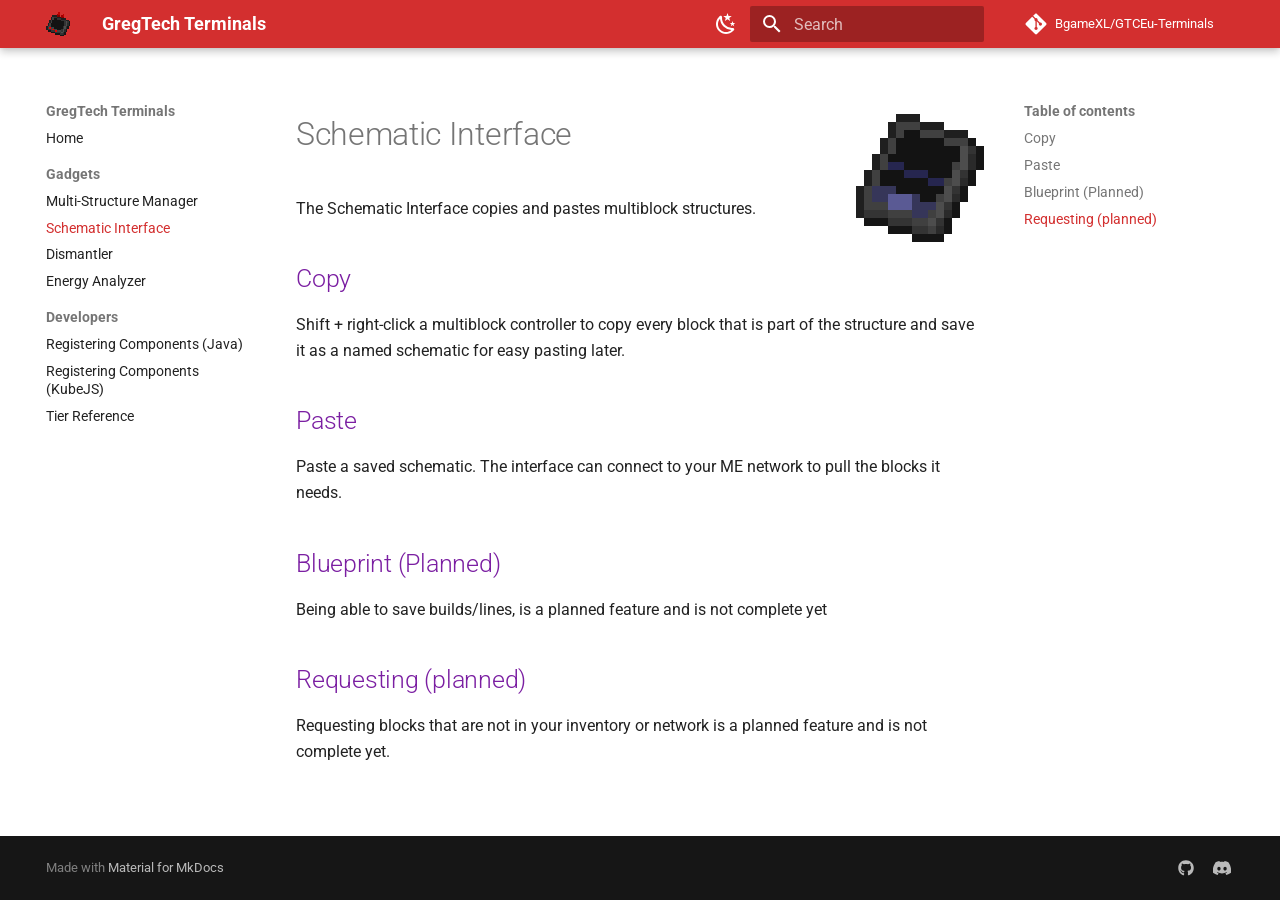
<file: schematic-interface/index.html>
<!doctype html>
<html lang="en" class="no-js">
  <head>
    
      <meta charset="utf-8">
      <meta name="viewport" content="width=device-width,initial-scale=1">
      
        <meta name="description" content="Documentation for GregTech Terminals addon">
      
      
      
        <link rel="canonical" href="https://bgamexl.github.io/GTCEu-Terminals/schematic-interface/">
      
      
        <link rel="prev" href="../multi-structure-manager/">
      
      
        <link rel="next" href="../dismantler/">
      
      
        
      
      
      <link rel="icon" href="../assets/favicon.png">
      <meta name="generator" content="mkdocs-1.6.1, mkdocs-material-9.8.0">
    
    
      
        <title>Schematic Interface - GregTech Terminals</title>
      
    
    
      <link rel="stylesheet" href="../assets/stylesheets/main.57a0d79d.min.css">
      
        
        <link rel="stylesheet" href="../assets/stylesheets/palette.fb2fffe2.min.css">
      
      


    
    
      
    
    
      
        
        
        <link rel="preconnect" href="https://fonts.gstatic.com" crossorigin>
        <link rel="stylesheet" href="https://fonts.googleapis.com/css?family=Roboto:300,300i,400,400i,700,700i%7CRoboto+Mono:400,400i,700,700i&display=fallback">
        <style>:root{--md-text-font:"Roboto";--md-code-font:"Roboto Mono"}</style>
      
    
    
      <link rel="stylesheet" href="../stylesheets/extra.css">
    
    <script>__md_scope=new URL("..",location),__md_hash=e=>[...e].reduce(((e,_)=>(e<<5)-e+_.charCodeAt(0)),0),__md_get=(e,_=localStorage,t=__md_scope)=>JSON.parse(_.getItem(t.pathname+"."+e)),__md_set=(e,_,t=localStorage,a=__md_scope)=>{try{t.setItem(a.pathname+"."+e,JSON.stringify(_))}catch(e){}}</script>
    
      

    
    
  </head>
  
  
    
    
      
    
    
    
    
    <body dir="ltr" data-md-color-scheme="default" data-md-color-primary="custom" data-md-color-accent="custom">
  
    
    <input class="md-toggle" data-md-toggle="drawer" type="checkbox" id="__drawer" autocomplete="off">
    <input class="md-toggle" data-md-toggle="search" type="checkbox" id="__search" autocomplete="off">
    <label class="md-overlay" for="__drawer"></label>
    <div data-md-component="skip">
      
        
        <a href="#schematic-interface" class="md-skip">
          Skip to content
        </a>
      
    </div>
    <div data-md-component="announce">
      
    </div>
    
    
      

  

<header class="md-header md-header--shadow" data-md-component="header">
  <nav class="md-header__inner md-grid" aria-label="Header">
    <a href=".." title="GregTech Terminals" class="md-header__button md-logo" aria-label="GregTech Terminals" data-md-component="logo">
      
  <img src="../assets/logo.png" alt="logo">

    </a>
    <label class="md-header__button md-icon" for="__drawer">
      
      <svg xmlns="http://www.w3.org/2000/svg" viewBox="0 0 24 24"><path d="M3 6h18v2H3zm0 5h18v2H3zm0 5h18v2H3z"/></svg>
    </label>
    <div class="md-header__title" data-md-component="header-title">
      <div class="md-header__ellipsis">
        <div class="md-header__topic">
          <span class="md-ellipsis">
            GregTech Terminals
          </span>
        </div>
        <div class="md-header__topic" data-md-component="header-topic">
          <span class="md-ellipsis">
            
              Schematic Interface
            
          </span>
        </div>
      </div>
    </div>
    
      
        <form class="md-header__option" data-md-component="palette">
  
    
    
    
    <input class="md-option" data-md-color-media="(prefers-color-scheme: light)" data-md-color-scheme="default" data-md-color-primary="custom" data-md-color-accent="custom"  aria-label="Switch to dark mode"  type="radio" name="__palette" id="__palette_0">
    
      <label class="md-header__button md-icon" title="Switch to dark mode" for="__palette_1" hidden>
        <svg xmlns="http://www.w3.org/2000/svg" viewBox="0 0 24 24"><path d="m17.75 4.09-2.53 1.94.91 3.06-2.63-1.81-2.63 1.81.91-3.06-2.53-1.94L12.44 4l1.06-3 1.06 3zm3.5 6.91-1.64 1.25.59 1.98-1.7-1.17-1.7 1.17.59-1.98L15.75 11l2.06-.05L18.5 9l.69 1.95zm-2.28 4.95c.83-.08 1.72 1.1 1.19 1.85-.32.45-.66.87-1.08 1.27C15.17 23 8.84 23 4.94 19.07c-3.91-3.9-3.91-10.24 0-14.14.4-.4.82-.76 1.27-1.08.75-.53 1.93.36 1.85 1.19-.27 2.86.69 5.83 2.89 8.02a9.96 9.96 0 0 0 8.02 2.89m-1.64 2.02a12.08 12.08 0 0 1-7.8-3.47c-2.17-2.19-3.33-5-3.49-7.82-2.81 3.14-2.7 7.96.31 10.98 3.02 3.01 7.84 3.12 10.98.31"/></svg>
      </label>
    
  
    
    
    
    <input class="md-option" data-md-color-media="(prefers-color-scheme: dark)" data-md-color-scheme="slate" data-md-color-primary="custom" data-md-color-accent="custom"  aria-label="Switch to light mode"  type="radio" name="__palette" id="__palette_1">
    
      <label class="md-header__button md-icon" title="Switch to light mode" for="__palette_0" hidden>
        <svg xmlns="http://www.w3.org/2000/svg" viewBox="0 0 24 24"><path d="M12 7a5 5 0 0 1 5 5 5 5 0 0 1-5 5 5 5 0 0 1-5-5 5 5 0 0 1 5-5m0 2a3 3 0 0 0-3 3 3 3 0 0 0 3 3 3 3 0 0 0 3-3 3 3 0 0 0-3-3m0-7 2.39 3.42C13.65 5.15 12.84 5 12 5s-1.65.15-2.39.42zM3.34 7l4.16-.35A7.2 7.2 0 0 0 5.94 8.5c-.44.74-.69 1.5-.83 2.29zm.02 10 1.76-3.77a7.131 7.131 0 0 0 2.38 4.14zM20.65 7l-1.77 3.79a7.02 7.02 0 0 0-2.38-4.15zm-.01 10-4.14.36c.59-.51 1.12-1.14 1.54-1.86.42-.73.69-1.5.83-2.29zM12 22l-2.41-3.44c.74.27 1.55.44 2.41.44.82 0 1.63-.17 2.37-.44z"/></svg>
      </label>
    
  
</form>
      
    
    
      <script>var palette=__md_get("__palette");if(palette&&palette.color){if("(prefers-color-scheme)"===palette.color.media){var media=matchMedia("(prefers-color-scheme: light)"),input=document.querySelector(media.matches?"[data-md-color-media='(prefers-color-scheme: light)']":"[data-md-color-media='(prefers-color-scheme: dark)']");palette.color.media=input.getAttribute("data-md-color-media"),palette.color.scheme=input.getAttribute("data-md-color-scheme"),palette.color.primary=input.getAttribute("data-md-color-primary"),palette.color.accent=input.getAttribute("data-md-color-accent")}for(var[key,value]of Object.entries(palette.color))document.body.setAttribute("data-md-color-"+key,value)}</script>
    
    
    
      
      
        <label class="md-header__button md-icon" for="__search">
          
          <svg xmlns="http://www.w3.org/2000/svg" viewBox="0 0 24 24"><path d="M9.5 3A6.5 6.5 0 0 1 16 9.5c0 1.61-.59 3.09-1.56 4.23l.27.27h.79l5 5-1.5 1.5-5-5v-.79l-.27-.27A6.52 6.52 0 0 1 9.5 16 6.5 6.5 0 0 1 3 9.5 6.5 6.5 0 0 1 9.5 3m0 2C7 5 5 7 5 9.5S7 14 9.5 14 14 12 14 9.5 12 5 9.5 5"/></svg>
        </label>
        <div class="md-search" data-md-component="search" role="dialog">
  <label class="md-search__overlay" for="__search"></label>
  <div class="md-search__inner" role="search">
    <form class="md-search__form" name="search">
      <input type="text" class="md-search__input" name="query" aria-label="Search" placeholder="Search" autocapitalize="off" autocorrect="off" autocomplete="off" spellcheck="false" data-md-component="search-query" required>
      <label class="md-search__icon md-icon" for="__search">
        
        <svg xmlns="http://www.w3.org/2000/svg" viewBox="0 0 24 24"><path d="M9.5 3A6.5 6.5 0 0 1 16 9.5c0 1.61-.59 3.09-1.56 4.23l.27.27h.79l5 5-1.5 1.5-5-5v-.79l-.27-.27A6.52 6.52 0 0 1 9.5 16 6.5 6.5 0 0 1 3 9.5 6.5 6.5 0 0 1 9.5 3m0 2C7 5 5 7 5 9.5S7 14 9.5 14 14 12 14 9.5 12 5 9.5 5"/></svg>
        
        <svg xmlns="http://www.w3.org/2000/svg" viewBox="0 0 24 24"><path d="M20 11v2H8l5.5 5.5-1.42 1.42L4.16 12l7.92-7.92L13.5 5.5 8 11z"/></svg>
      </label>
      <nav class="md-search__options" aria-label="Search">
        
        <button type="reset" class="md-search__icon md-icon" title="Clear" aria-label="Clear" tabindex="-1">
          
          <svg xmlns="http://www.w3.org/2000/svg" viewBox="0 0 24 24"><path d="M19 6.41 17.59 5 12 10.59 6.41 5 5 6.41 10.59 12 5 17.59 6.41 19 12 13.41 17.59 19 19 17.59 13.41 12z"/></svg>
        </button>
      </nav>
      
        <div class="md-search__suggest" data-md-component="search-suggest"></div>
      
    </form>
    <div class="md-search__output">
      <div class="md-search__scrollwrap" tabindex="0" data-md-scrollfix>
        <div class="md-search-result" data-md-component="search-result">
          <div class="md-search-result__meta">
            Initializing search
          </div>
          <ol class="md-search-result__list" role="presentation"></ol>
        </div>
      </div>
    </div>
  </div>
</div>
      
    
    
      <div class="md-header__source">
        <a href="https://github.com/BgameXL/GTCEu-Terminals" title="Go to repository" class="md-source" data-md-component="source">
  <div class="md-source__icon md-icon">
    
    <svg xmlns="http://www.w3.org/2000/svg" viewBox="0 0 448 512"><!--! Font Awesome Free 7.1.0 by @fontawesome - https://fontawesome.com License - https://fontawesome.com/license/free (Icons: CC BY 4.0, Fonts: SIL OFL 1.1, Code: MIT License) Copyright 2025 Fonticons, Inc.--><path d="M439.6 236.1 244 40.5c-5.4-5.5-12.8-8.5-20.4-8.5s-15 3-20.4 8.4L162.5 81l51.5 51.5c27.1-9.1 52.7 16.8 43.4 43.7l49.7 49.7c34.2-11.8 61.2 31 35.5 56.7-26.5 26.5-70.2-2.9-56-37.3L240.3 199v121.9c25.3 12.5 22.3 41.8 9.1 55-6.4 6.4-15.2 10.1-24.3 10.1s-17.8-3.6-24.3-10.1c-17.6-17.6-11.1-46.9 11.2-56v-123c-20.8-8.5-24.6-30.7-18.6-45L142.6 101 8.5 235.1C3 240.6 0 247.9 0 255.5s3 15 8.5 20.4l195.6 195.7c5.4 5.4 12.7 8.4 20.4 8.4s15-3 20.4-8.4l194.7-194.7c5.4-5.4 8.4-12.8 8.4-20.4s-3-15-8.4-20.4"/></svg>
  </div>
  <div class="md-source__repository">
    BgameXL/GTCEu-Terminals
  </div>
</a>
      </div>
    
  </nav>
  
</header>
    
    <div class="md-container" data-md-component="container">
      
      
        
          
        
      
      <main class="md-main" data-md-component="main">
        <div class="md-main__inner md-grid">
          
            
              
              <div class="md-sidebar md-sidebar--primary" data-md-component="sidebar" data-md-type="navigation" >
                <div class="md-sidebar__scrollwrap">
                  <div class="md-sidebar__inner">
                    



<nav class="md-nav md-nav--primary" aria-label="Navigation" data-md-level="0">
  <label class="md-nav__title" for="__drawer">
    <a href=".." title="GregTech Terminals" class="md-nav__button md-logo" aria-label="GregTech Terminals" data-md-component="logo">
      
  <img src="../assets/logo.png" alt="logo">

    </a>
    GregTech Terminals
  </label>
  
    <div class="md-nav__source">
      <a href="https://github.com/BgameXL/GTCEu-Terminals" title="Go to repository" class="md-source" data-md-component="source">
  <div class="md-source__icon md-icon">
    
    <svg xmlns="http://www.w3.org/2000/svg" viewBox="0 0 448 512"><!--! Font Awesome Free 7.1.0 by @fontawesome - https://fontawesome.com License - https://fontawesome.com/license/free (Icons: CC BY 4.0, Fonts: SIL OFL 1.1, Code: MIT License) Copyright 2025 Fonticons, Inc.--><path d="M439.6 236.1 244 40.5c-5.4-5.5-12.8-8.5-20.4-8.5s-15 3-20.4 8.4L162.5 81l51.5 51.5c27.1-9.1 52.7 16.8 43.4 43.7l49.7 49.7c34.2-11.8 61.2 31 35.5 56.7-26.5 26.5-70.2-2.9-56-37.3L240.3 199v121.9c25.3 12.5 22.3 41.8 9.1 55-6.4 6.4-15.2 10.1-24.3 10.1s-17.8-3.6-24.3-10.1c-17.6-17.6-11.1-46.9 11.2-56v-123c-20.8-8.5-24.6-30.7-18.6-45L142.6 101 8.5 235.1C3 240.6 0 247.9 0 255.5s3 15 8.5 20.4l195.6 195.7c5.4 5.4 12.7 8.4 20.4 8.4s15-3 20.4-8.4l194.7-194.7c5.4-5.4 8.4-12.8 8.4-20.4s-3-15-8.4-20.4"/></svg>
  </div>
  <div class="md-source__repository">
    BgameXL/GTCEu-Terminals
  </div>
</a>
    </div>
  
  <ul class="md-nav__list" data-md-scrollfix>
    
      
      
  
  
  
  
    <li class="md-nav__item">
      <a href=".." class="md-nav__link">
        
  
  
  <span class="md-ellipsis">
    
  
    Home
  

    
  </span>
  
  

      </a>
    </li>
  

    
      
      
  
  
    
  
  
  
    
    
    
    
      
        
        
      
    
    
    <li class="md-nav__item md-nav__item--active md-nav__item--section md-nav__item--nested">
      
        
        
        <input class="md-nav__toggle md-toggle " type="checkbox" id="__nav_2" checked>
        
          
          <label class="md-nav__link" for="__nav_2" id="__nav_2_label" tabindex="">
            
  
  
  <span class="md-ellipsis">
    
  
    Gadgets
  

    
  </span>
  
  

            <span class="md-nav__icon md-icon"></span>
          </label>
        
        <nav class="md-nav" data-md-level="1" aria-labelledby="__nav_2_label" aria-expanded="true">
          <label class="md-nav__title" for="__nav_2">
            <span class="md-nav__icon md-icon"></span>
            
  
    Gadgets
  

          </label>
          <ul class="md-nav__list" data-md-scrollfix>
            
              
                
  
  
  
  
    <li class="md-nav__item">
      <a href="../multi-structure-manager/" class="md-nav__link">
        
  
  
  <span class="md-ellipsis">
    
  
    Multi-Structure Manager
  

    
  </span>
  
  

      </a>
    </li>
  

              
            
              
                
  
  
    
  
  
  
    <li class="md-nav__item md-nav__item--active">
      
      <input class="md-nav__toggle md-toggle" type="checkbox" id="__toc">
      
      
        
      
      
        <label class="md-nav__link md-nav__link--active" for="__toc">
          
  
  
  <span class="md-ellipsis">
    
  
    Schematic Interface
  

    
  </span>
  
  

          <span class="md-nav__icon md-icon"></span>
        </label>
      
      <a href="./" class="md-nav__link md-nav__link--active">
        
  
  
  <span class="md-ellipsis">
    
  
    Schematic Interface
  

    
  </span>
  
  

      </a>
      
        

<nav class="md-nav md-nav--secondary" aria-label="Table of contents">
  
  
  
    
  
  
    <label class="md-nav__title" for="__toc">
      <span class="md-nav__icon md-icon"></span>
      Table of contents
    </label>
    <ul class="md-nav__list" data-md-component="toc" data-md-scrollfix>
      
        <li class="md-nav__item">
  <a href="#copy" class="md-nav__link">
    <span class="md-ellipsis">
      
        Copy
      
    </span>
  </a>
  
</li>
      
        <li class="md-nav__item">
  <a href="#paste" class="md-nav__link">
    <span class="md-ellipsis">
      
        Paste
      
    </span>
  </a>
  
</li>
      
        <li class="md-nav__item">
  <a href="#blueprint-planned" class="md-nav__link">
    <span class="md-ellipsis">
      
        Blueprint (Planned)
      
    </span>
  </a>
  
</li>
      
        <li class="md-nav__item">
  <a href="#requesting-planned" class="md-nav__link">
    <span class="md-ellipsis">
      
        Requesting (planned)
      
    </span>
  </a>
  
</li>
      
    </ul>
  
</nav>
      
    </li>
  

              
            
              
                
  
  
  
  
    <li class="md-nav__item">
      <a href="../dismantler/" class="md-nav__link">
        
  
  
  <span class="md-ellipsis">
    
  
    Dismantler
  

    
  </span>
  
  

      </a>
    </li>
  

              
            
              
                
  
  
  
  
    <li class="md-nav__item">
      <a href="../energy-analyzer/" class="md-nav__link">
        
  
  
  <span class="md-ellipsis">
    
  
    Energy Analyzer
  

    
  </span>
  
  

      </a>
    </li>
  

              
            
          </ul>
        </nav>
      
    </li>
  

    
      
      
  
  
  
  
    
    
    
    
      
        
        
      
    
    
    <li class="md-nav__item md-nav__item--section md-nav__item--nested">
      
        
        
        <input class="md-nav__toggle md-toggle " type="checkbox" id="__nav_3" >
        
          
          <label class="md-nav__link" for="__nav_3" id="__nav_3_label" tabindex="">
            
  
  
  <span class="md-ellipsis">
    
  
    Developers
  

    
  </span>
  
  

            <span class="md-nav__icon md-icon"></span>
          </label>
        
        <nav class="md-nav" data-md-level="1" aria-labelledby="__nav_3_label" aria-expanded="false">
          <label class="md-nav__title" for="__nav_3">
            <span class="md-nav__icon md-icon"></span>
            
  
    Developers
  

          </label>
          <ul class="md-nav__list" data-md-scrollfix>
            
              
                
  
  
  
  
    <li class="md-nav__item">
      <a href="../registering-components-java/" class="md-nav__link">
        
  
  
  <span class="md-ellipsis">
    
  
    Registering Components (Java)
  

    
  </span>
  
  

      </a>
    </li>
  

              
            
              
                
  
  
  
  
    <li class="md-nav__item">
      <a href="../registering-components-kubejs/" class="md-nav__link">
        
  
  
  <span class="md-ellipsis">
    
  
    Registering Components (KubeJS)
  

    
  </span>
  
  

      </a>
    </li>
  

              
            
              
                
  
  
  
  
    <li class="md-nav__item">
      <a href="../tier-reference/" class="md-nav__link">
        
  
  
  <span class="md-ellipsis">
    
  
    Tier Reference
  

    
  </span>
  
  

      </a>
    </li>
  

              
            
          </ul>
        </nav>
      
    </li>
  

    
  </ul>
</nav>
                  </div>
                </div>
              </div>
            
            
              
              <div class="md-sidebar md-sidebar--secondary" data-md-component="sidebar" data-md-type="toc" >
                <div class="md-sidebar__scrollwrap">
                  <div class="md-sidebar__inner">
                    

<nav class="md-nav md-nav--secondary" aria-label="Table of contents">
  
  
  
    
  
  
    <label class="md-nav__title" for="__toc">
      <span class="md-nav__icon md-icon"></span>
      Table of contents
    </label>
    <ul class="md-nav__list" data-md-component="toc" data-md-scrollfix>
      
        <li class="md-nav__item">
  <a href="#copy" class="md-nav__link">
    <span class="md-ellipsis">
      
        Copy
      
    </span>
  </a>
  
</li>
      
        <li class="md-nav__item">
  <a href="#paste" class="md-nav__link">
    <span class="md-ellipsis">
      
        Paste
      
    </span>
  </a>
  
</li>
      
        <li class="md-nav__item">
  <a href="#blueprint-planned" class="md-nav__link">
    <span class="md-ellipsis">
      
        Blueprint (Planned)
      
    </span>
  </a>
  
</li>
      
        <li class="md-nav__item">
  <a href="#requesting-planned" class="md-nav__link">
    <span class="md-ellipsis">
      
        Requesting (planned)
      
    </span>
  </a>
  
</li>
      
    </ul>
  
</nav>
                  </div>
                </div>
              </div>
            
          
          
            <div class="md-content" data-md-component="content">
              
              <article class="md-content__inner md-typeset">
                
                  


  
  


<p><img alt="Schematic Interface" class="item-icon" src="../assets/img/items/schematic_interface.gif" /></p>
<h1 id="schematic-interface">Schematic Interface<a class="headerlink" href="#schematic-interface" title="Permanent link">&para;</a></h1>
<p>The Schematic Interface copies and pastes multiblock structures.</p>
<h2 id="copy">Copy<a class="headerlink" href="#copy" title="Permanent link">&para;</a></h2>
<p>Shift + right-click a multiblock controller to copy every block that is part of the structure and save it as a named schematic for easy pasting later.</p>
<h2 id="paste">Paste<a class="headerlink" href="#paste" title="Permanent link">&para;</a></h2>
<p>Paste a saved schematic. The interface can connect to your ME network to pull the blocks it needs.</p>
<h2 id="blueprint-planned">Blueprint (Planned)<a class="headerlink" href="#blueprint-planned" title="Permanent link">&para;</a></h2>
<p>Being able to save builds/lines, is a planned feature and is not complete yet</p>
<h2 id="requesting-planned">Requesting (planned)<a class="headerlink" href="#requesting-planned" title="Permanent link">&para;</a></h2>
<p>Requesting blocks that are not in your inventory or network is a planned feature and is not complete yet.</p>












                
              </article>
            </div>
          
          
<script>var target=document.getElementById(location.hash.slice(1));target&&target.name&&(target.checked=target.name.startsWith("__tabbed_"))</script>
        </div>
        
          <button type="button" class="md-top md-icon" data-md-component="top" hidden>
  
  <svg xmlns="http://www.w3.org/2000/svg" viewBox="0 0 24 24"><path d="M13 20h-2V8l-5.5 5.5-1.42-1.42L12 4.16l7.92 7.92-1.42 1.42L13 8z"/></svg>
  Back to top
</button>
        
      </main>
      
        <footer class="md-footer">
  
  <div class="md-footer-meta md-typeset">
    <div class="md-footer-meta__inner md-grid">
      <div class="md-copyright">
  
  
    Made with
    <a href="https://squidfunk.github.io/mkdocs-material/" target="_blank" rel="noopener">
      Material for MkDocs
    </a>
  
</div>
      
        
<div class="md-social">
  
    
    
    
    
      
      
    
    <a href="https://github.com/BgameXL/GTCEu-Terminals" target="_blank" rel="noopener" title="github.com" class="md-social__link">
      <svg xmlns="http://www.w3.org/2000/svg" viewBox="0 0 512 512"><!--! Font Awesome Free 7.1.0 by @fontawesome - https://fontawesome.com License - https://fontawesome.com/license/free (Icons: CC BY 4.0, Fonts: SIL OFL 1.1, Code: MIT License) Copyright 2025 Fonticons, Inc.--><path d="M173.9 397.4c0 2-2.3 3.6-5.2 3.6-3.3.3-5.6-1.3-5.6-3.6 0-2 2.3-3.6 5.2-3.6 3-.3 5.6 1.3 5.6 3.6m-31.1-4.5c-.7 2 1.3 4.3 4.3 4.9 2.6 1 5.6 0 6.2-2s-1.3-4.3-4.3-5.2c-2.6-.7-5.5.3-6.2 2.3m44.2-1.7c-2.9.7-4.9 2.6-4.6 4.9.3 2 2.9 3.3 5.9 2.6 2.9-.7 4.9-2.6 4.6-4.6-.3-1.9-3-3.2-5.9-2.9M252.8 8C114.1 8 8 113.3 8 252c0 110.9 69.8 205.8 169.5 239.2 12.8 2.3 17.3-5.6 17.3-12.1 0-6.2-.3-40.4-.3-61.4 0 0-70 15-84.7-29.8 0 0-11.4-29.1-27.8-36.6 0 0-22.9-15.7 1.6-15.4 0 0 24.9 2 38.6 25.8 21.9 38.6 58.6 27.5 72.9 20.9 2.3-16 8.8-27.1 16-33.7-55.9-6.2-112.3-14.3-112.3-110.5 0-27.5 7.6-41.3 23.6-58.9-2.6-6.5-11.1-33.3 2.6-67.9 20.9-6.5 69 27 69 27 20-5.6 41.5-8.5 62.8-8.5s42.8 2.9 62.8 8.5c0 0 48.1-33.6 69-27 13.7 34.7 5.2 61.4 2.6 67.9 16 17.7 25.8 31.5 25.8 58.9 0 96.5-58.9 104.2-114.8 110.5 9.2 7.9 17 22.9 17 46.4 0 33.7-.3 75.4-.3 83.6 0 6.5 4.6 14.4 17.3 12.1C436.2 457.8 504 362.9 504 252 504 113.3 391.5 8 252.8 8M105.2 352.9c-1.3 1-1 3.3.7 5.2 1.6 1.6 3.9 2.3 5.2 1 1.3-1 1-3.3-.7-5.2-1.6-1.6-3.9-2.3-5.2-1m-10.8-8.1c-.7 1.3.3 2.9 2.3 3.9 1.6 1 3.6.7 4.3-.7.7-1.3-.3-2.9-2.3-3.9-2-.6-3.6-.3-4.3.7m32.4 35.6c-1.6 1.3-1 4.3 1.3 6.2 2.3 2.3 5.2 2.6 6.5 1 1.3-1.3.7-4.3-1.3-6.2-2.2-2.3-5.2-2.6-6.5-1m-11.4-14.7c-1.6 1-1.6 3.6 0 5.9s4.3 3.3 5.6 2.3c1.6-1.3 1.6-3.9 0-6.2-1.4-2.3-4-3.3-5.6-2"/></svg>
    </a>
  
    
    
    
    
      
      
    
    <a href="https://discord.gg/kAKk3wRAVh" target="_blank" rel="noopener" title="discord.gg" class="md-social__link">
      <svg xmlns="http://www.w3.org/2000/svg" viewBox="0 0 576 512"><!--! Font Awesome Free 7.1.0 by @fontawesome - https://fontawesome.com License - https://fontawesome.com/license/free (Icons: CC BY 4.0, Fonts: SIL OFL 1.1, Code: MIT License) Copyright 2025 Fonticons, Inc.--><path d="M492.5 69.8c-.2-.3-.4-.6-.8-.7-38.1-17.5-78.4-30-119.7-37.1-.4-.1-.8 0-1.1.1s-.6.4-.8.8c-5.5 9.9-10.5 20.2-14.9 30.6-44.6-6.8-89.9-6.8-134.4 0-4.5-10.5-9.5-20.7-15.1-30.6-.2-.3-.5-.6-.8-.8s-.7-.2-1.1-.2C162.5 39 122.2 51.5 84.1 69c-.3.1-.6.4-.8.7C7.1 183.5-13.8 294.6-3.6 404.2c0 .3.1.5.2.8s.3.4.5.6c44.4 32.9 94 58 146.8 74.2.4.1.8.1 1.1 0s.7-.4.9-.7c11.3-15.4 21.4-31.8 30-48.8.1-.2.2-.5.2-.8s0-.5-.1-.8-.2-.5-.4-.6-.4-.3-.7-.4c-15.8-6.1-31.2-13.4-45.9-21.9-.3-.2-.5-.4-.7-.6s-.3-.6-.3-.9 0-.6.2-.9.3-.5.6-.7c3.1-2.3 6.2-4.7 9.1-7.1.3-.2.6-.4.9-.4s.7 0 1 .1c96.2 43.9 200.4 43.9 295.5 0 .3-.1.7-.2 1-.2s.7.2.9.4c2.9 2.4 6 4.9 9.1 7.2.2.2.4.4.6.7s.2.6.2.9-.1.6-.3.9-.4.5-.6.6c-14.7 8.6-30 15.9-45.9 21.8-.2.1-.5.2-.7.4s-.3.4-.4.7-.1.5-.1.8.1.5.2.8c8.8 17 18.8 33.3 30 48.8.2.3.6.6.9.7s.8.1 1.1 0c52.9-16.2 102.6-41.3 147.1-74.2.2-.2.4-.4.5-.6s.2-.5.2-.8c12.3-126.8-20.5-236.9-86.9-334.5zm-302 267.7c-29 0-52.8-26.6-52.8-59.2s23.4-59.2 52.8-59.2c29.7 0 53.3 26.8 52.8 59.2 0 32.7-23.4 59.2-52.8 59.2m195.4 0c-29 0-52.8-26.6-52.8-59.2s23.4-59.2 52.8-59.2c29.7 0 53.3 26.8 52.8 59.2 0 32.7-23.2 59.2-52.8 59.2"/></svg>
    </a>
  
</div>
      
    </div>
  </div>
</footer>
      
    </div>
    <div class="md-dialog" data-md-component="dialog">
      <div class="md-dialog__inner md-typeset"></div>
    </div>
    
    
    
      
      
      <script id="__config" type="application/json">{"annotate": null, "base": "..", "features": ["navigation.sections", "navigation.top", "content.code.copy", "search.suggest"], "search": "../assets/javascripts/workers/search.a7633da7.min.js", "tags": null, "translations": {"clipboard.copied": "Copied to clipboard", "clipboard.copy": "Copy to clipboard", "search.result.more.one": "1 more on this page", "search.result.more.other": "# more on this page", "search.result.none": "No matching documents", "search.result.one": "1 matching document", "search.result.other": "# matching documents", "search.result.placeholder": "Type to start searching", "search.result.term.missing": "Missing", "select.version": "Select version"}, "version": null}</script>
    
    
      <script src="../assets/javascripts/bundle.c21346df.min.js"></script>
      
    
  </body>
</html>
</file>
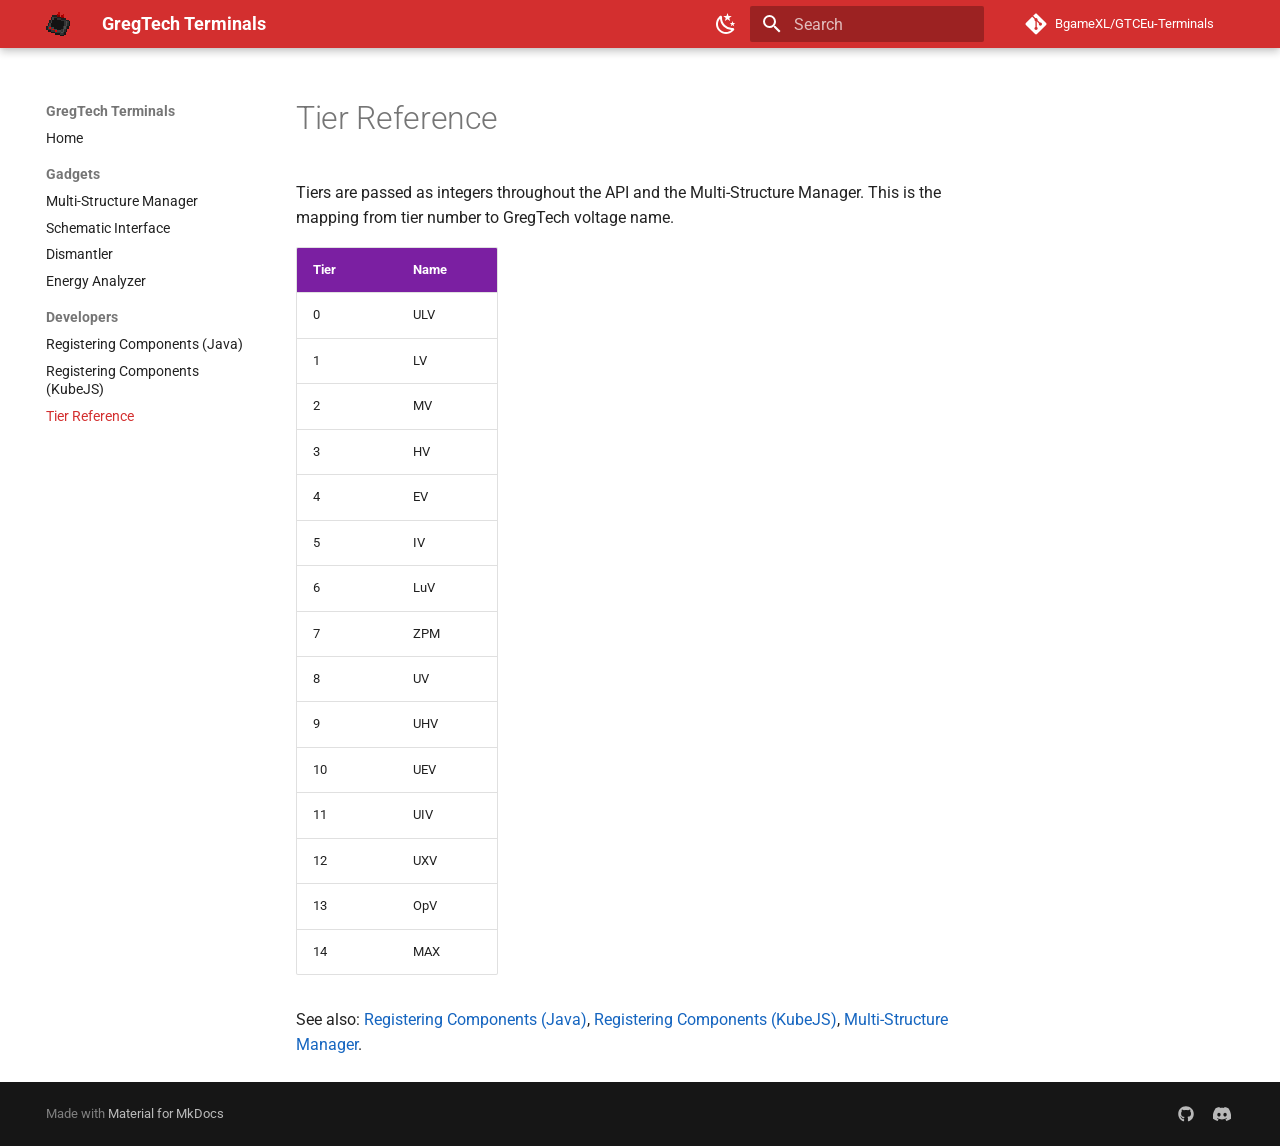
<file: tier-reference/index.html>
<!doctype html>
<html lang="en" class="no-js">
  <head>
    
      <meta charset="utf-8">
      <meta name="viewport" content="width=device-width,initial-scale=1">
      
        <meta name="description" content="Documentation for GregTech Terminals addon">
      
      
      
        <link rel="canonical" href="https://bgamexl.github.io/GTCEu-Terminals/tier-reference/">
      
      
        <link rel="prev" href="../registering-components-kubejs/">
      
      
      
        
      
      
      <link rel="icon" href="../assets/favicon.png">
      <meta name="generator" content="mkdocs-1.6.1, mkdocs-material-9.8.0">
    
    
      
        <title>Tier Reference - GregTech Terminals</title>
      
    
    
      <link rel="stylesheet" href="../assets/stylesheets/main.57a0d79d.min.css">
      
        
        <link rel="stylesheet" href="../assets/stylesheets/palette.fb2fffe2.min.css">
      
      


    
    
      
    
    
      
        
        
        <link rel="preconnect" href="https://fonts.gstatic.com" crossorigin>
        <link rel="stylesheet" href="https://fonts.googleapis.com/css?family=Roboto:300,300i,400,400i,700,700i%7CRoboto+Mono:400,400i,700,700i&display=fallback">
        <style>:root{--md-text-font:"Roboto";--md-code-font:"Roboto Mono"}</style>
      
    
    
      <link rel="stylesheet" href="../stylesheets/extra.css">
    
    <script>__md_scope=new URL("..",location),__md_hash=e=>[...e].reduce(((e,_)=>(e<<5)-e+_.charCodeAt(0)),0),__md_get=(e,_=localStorage,t=__md_scope)=>JSON.parse(_.getItem(t.pathname+"."+e)),__md_set=(e,_,t=localStorage,a=__md_scope)=>{try{t.setItem(a.pathname+"."+e,JSON.stringify(_))}catch(e){}}</script>
    
      

    
    
  </head>
  
  
    
    
      
    
    
    
    
    <body dir="ltr" data-md-color-scheme="default" data-md-color-primary="custom" data-md-color-accent="custom">
  
    
    <input class="md-toggle" data-md-toggle="drawer" type="checkbox" id="__drawer" autocomplete="off">
    <input class="md-toggle" data-md-toggle="search" type="checkbox" id="__search" autocomplete="off">
    <label class="md-overlay" for="__drawer"></label>
    <div data-md-component="skip">
      
        
        <a href="#tier-reference" class="md-skip">
          Skip to content
        </a>
      
    </div>
    <div data-md-component="announce">
      
    </div>
    
    
      

  

<header class="md-header md-header--shadow" data-md-component="header">
  <nav class="md-header__inner md-grid" aria-label="Header">
    <a href=".." title="GregTech Terminals" class="md-header__button md-logo" aria-label="GregTech Terminals" data-md-component="logo">
      
  <img src="../assets/logo.png" alt="logo">

    </a>
    <label class="md-header__button md-icon" for="__drawer">
      
      <svg xmlns="http://www.w3.org/2000/svg" viewBox="0 0 24 24"><path d="M3 6h18v2H3zm0 5h18v2H3zm0 5h18v2H3z"/></svg>
    </label>
    <div class="md-header__title" data-md-component="header-title">
      <div class="md-header__ellipsis">
        <div class="md-header__topic">
          <span class="md-ellipsis">
            GregTech Terminals
          </span>
        </div>
        <div class="md-header__topic" data-md-component="header-topic">
          <span class="md-ellipsis">
            
              Tier Reference
            
          </span>
        </div>
      </div>
    </div>
    
      
        <form class="md-header__option" data-md-component="palette">
  
    
    
    
    <input class="md-option" data-md-color-media="(prefers-color-scheme: light)" data-md-color-scheme="default" data-md-color-primary="custom" data-md-color-accent="custom"  aria-label="Switch to dark mode"  type="radio" name="__palette" id="__palette_0">
    
      <label class="md-header__button md-icon" title="Switch to dark mode" for="__palette_1" hidden>
        <svg xmlns="http://www.w3.org/2000/svg" viewBox="0 0 24 24"><path d="m17.75 4.09-2.53 1.94.91 3.06-2.63-1.81-2.63 1.81.91-3.06-2.53-1.94L12.44 4l1.06-3 1.06 3zm3.5 6.91-1.64 1.25.59 1.98-1.7-1.17-1.7 1.17.59-1.98L15.75 11l2.06-.05L18.5 9l.69 1.95zm-2.28 4.95c.83-.08 1.72 1.1 1.19 1.85-.32.45-.66.87-1.08 1.27C15.17 23 8.84 23 4.94 19.07c-3.91-3.9-3.91-10.24 0-14.14.4-.4.82-.76 1.27-1.08.75-.53 1.93.36 1.85 1.19-.27 2.86.69 5.83 2.89 8.02a9.96 9.96 0 0 0 8.02 2.89m-1.64 2.02a12.08 12.08 0 0 1-7.8-3.47c-2.17-2.19-3.33-5-3.49-7.82-2.81 3.14-2.7 7.96.31 10.98 3.02 3.01 7.84 3.12 10.98.31"/></svg>
      </label>
    
  
    
    
    
    <input class="md-option" data-md-color-media="(prefers-color-scheme: dark)" data-md-color-scheme="slate" data-md-color-primary="custom" data-md-color-accent="custom"  aria-label="Switch to light mode"  type="radio" name="__palette" id="__palette_1">
    
      <label class="md-header__button md-icon" title="Switch to light mode" for="__palette_0" hidden>
        <svg xmlns="http://www.w3.org/2000/svg" viewBox="0 0 24 24"><path d="M12 7a5 5 0 0 1 5 5 5 5 0 0 1-5 5 5 5 0 0 1-5-5 5 5 0 0 1 5-5m0 2a3 3 0 0 0-3 3 3 3 0 0 0 3 3 3 3 0 0 0 3-3 3 3 0 0 0-3-3m0-7 2.39 3.42C13.65 5.15 12.84 5 12 5s-1.65.15-2.39.42zM3.34 7l4.16-.35A7.2 7.2 0 0 0 5.94 8.5c-.44.74-.69 1.5-.83 2.29zm.02 10 1.76-3.77a7.131 7.131 0 0 0 2.38 4.14zM20.65 7l-1.77 3.79a7.02 7.02 0 0 0-2.38-4.15zm-.01 10-4.14.36c.59-.51 1.12-1.14 1.54-1.86.42-.73.69-1.5.83-2.29zM12 22l-2.41-3.44c.74.27 1.55.44 2.41.44.82 0 1.63-.17 2.37-.44z"/></svg>
      </label>
    
  
</form>
      
    
    
      <script>var palette=__md_get("__palette");if(palette&&palette.color){if("(prefers-color-scheme)"===palette.color.media){var media=matchMedia("(prefers-color-scheme: light)"),input=document.querySelector(media.matches?"[data-md-color-media='(prefers-color-scheme: light)']":"[data-md-color-media='(prefers-color-scheme: dark)']");palette.color.media=input.getAttribute("data-md-color-media"),palette.color.scheme=input.getAttribute("data-md-color-scheme"),palette.color.primary=input.getAttribute("data-md-color-primary"),palette.color.accent=input.getAttribute("data-md-color-accent")}for(var[key,value]of Object.entries(palette.color))document.body.setAttribute("data-md-color-"+key,value)}</script>
    
    
    
      
      
        <label class="md-header__button md-icon" for="__search">
          
          <svg xmlns="http://www.w3.org/2000/svg" viewBox="0 0 24 24"><path d="M9.5 3A6.5 6.5 0 0 1 16 9.5c0 1.61-.59 3.09-1.56 4.23l.27.27h.79l5 5-1.5 1.5-5-5v-.79l-.27-.27A6.52 6.52 0 0 1 9.5 16 6.5 6.5 0 0 1 3 9.5 6.5 6.5 0 0 1 9.5 3m0 2C7 5 5 7 5 9.5S7 14 9.5 14 14 12 14 9.5 12 5 9.5 5"/></svg>
        </label>
        <div class="md-search" data-md-component="search" role="dialog">
  <label class="md-search__overlay" for="__search"></label>
  <div class="md-search__inner" role="search">
    <form class="md-search__form" name="search">
      <input type="text" class="md-search__input" name="query" aria-label="Search" placeholder="Search" autocapitalize="off" autocorrect="off" autocomplete="off" spellcheck="false" data-md-component="search-query" required>
      <label class="md-search__icon md-icon" for="__search">
        
        <svg xmlns="http://www.w3.org/2000/svg" viewBox="0 0 24 24"><path d="M9.5 3A6.5 6.5 0 0 1 16 9.5c0 1.61-.59 3.09-1.56 4.23l.27.27h.79l5 5-1.5 1.5-5-5v-.79l-.27-.27A6.52 6.52 0 0 1 9.5 16 6.5 6.5 0 0 1 3 9.5 6.5 6.5 0 0 1 9.5 3m0 2C7 5 5 7 5 9.5S7 14 9.5 14 14 12 14 9.5 12 5 9.5 5"/></svg>
        
        <svg xmlns="http://www.w3.org/2000/svg" viewBox="0 0 24 24"><path d="M20 11v2H8l5.5 5.5-1.42 1.42L4.16 12l7.92-7.92L13.5 5.5 8 11z"/></svg>
      </label>
      <nav class="md-search__options" aria-label="Search">
        
        <button type="reset" class="md-search__icon md-icon" title="Clear" aria-label="Clear" tabindex="-1">
          
          <svg xmlns="http://www.w3.org/2000/svg" viewBox="0 0 24 24"><path d="M19 6.41 17.59 5 12 10.59 6.41 5 5 6.41 10.59 12 5 17.59 6.41 19 12 13.41 17.59 19 19 17.59 13.41 12z"/></svg>
        </button>
      </nav>
      
        <div class="md-search__suggest" data-md-component="search-suggest"></div>
      
    </form>
    <div class="md-search__output">
      <div class="md-search__scrollwrap" tabindex="0" data-md-scrollfix>
        <div class="md-search-result" data-md-component="search-result">
          <div class="md-search-result__meta">
            Initializing search
          </div>
          <ol class="md-search-result__list" role="presentation"></ol>
        </div>
      </div>
    </div>
  </div>
</div>
      
    
    
      <div class="md-header__source">
        <a href="https://github.com/BgameXL/GTCEu-Terminals" title="Go to repository" class="md-source" data-md-component="source">
  <div class="md-source__icon md-icon">
    
    <svg xmlns="http://www.w3.org/2000/svg" viewBox="0 0 448 512"><!--! Font Awesome Free 7.1.0 by @fontawesome - https://fontawesome.com License - https://fontawesome.com/license/free (Icons: CC BY 4.0, Fonts: SIL OFL 1.1, Code: MIT License) Copyright 2025 Fonticons, Inc.--><path d="M439.6 236.1 244 40.5c-5.4-5.5-12.8-8.5-20.4-8.5s-15 3-20.4 8.4L162.5 81l51.5 51.5c27.1-9.1 52.7 16.8 43.4 43.7l49.7 49.7c34.2-11.8 61.2 31 35.5 56.7-26.5 26.5-70.2-2.9-56-37.3L240.3 199v121.9c25.3 12.5 22.3 41.8 9.1 55-6.4 6.4-15.2 10.1-24.3 10.1s-17.8-3.6-24.3-10.1c-17.6-17.6-11.1-46.9 11.2-56v-123c-20.8-8.5-24.6-30.7-18.6-45L142.6 101 8.5 235.1C3 240.6 0 247.9 0 255.5s3 15 8.5 20.4l195.6 195.7c5.4 5.4 12.7 8.4 20.4 8.4s15-3 20.4-8.4l194.7-194.7c5.4-5.4 8.4-12.8 8.4-20.4s-3-15-8.4-20.4"/></svg>
  </div>
  <div class="md-source__repository">
    BgameXL/GTCEu-Terminals
  </div>
</a>
      </div>
    
  </nav>
  
</header>
    
    <div class="md-container" data-md-component="container">
      
      
        
          
        
      
      <main class="md-main" data-md-component="main">
        <div class="md-main__inner md-grid">
          
            
              
              <div class="md-sidebar md-sidebar--primary" data-md-component="sidebar" data-md-type="navigation" >
                <div class="md-sidebar__scrollwrap">
                  <div class="md-sidebar__inner">
                    



<nav class="md-nav md-nav--primary" aria-label="Navigation" data-md-level="0">
  <label class="md-nav__title" for="__drawer">
    <a href=".." title="GregTech Terminals" class="md-nav__button md-logo" aria-label="GregTech Terminals" data-md-component="logo">
      
  <img src="../assets/logo.png" alt="logo">

    </a>
    GregTech Terminals
  </label>
  
    <div class="md-nav__source">
      <a href="https://github.com/BgameXL/GTCEu-Terminals" title="Go to repository" class="md-source" data-md-component="source">
  <div class="md-source__icon md-icon">
    
    <svg xmlns="http://www.w3.org/2000/svg" viewBox="0 0 448 512"><!--! Font Awesome Free 7.1.0 by @fontawesome - https://fontawesome.com License - https://fontawesome.com/license/free (Icons: CC BY 4.0, Fonts: SIL OFL 1.1, Code: MIT License) Copyright 2025 Fonticons, Inc.--><path d="M439.6 236.1 244 40.5c-5.4-5.5-12.8-8.5-20.4-8.5s-15 3-20.4 8.4L162.5 81l51.5 51.5c27.1-9.1 52.7 16.8 43.4 43.7l49.7 49.7c34.2-11.8 61.2 31 35.5 56.7-26.5 26.5-70.2-2.9-56-37.3L240.3 199v121.9c25.3 12.5 22.3 41.8 9.1 55-6.4 6.4-15.2 10.1-24.3 10.1s-17.8-3.6-24.3-10.1c-17.6-17.6-11.1-46.9 11.2-56v-123c-20.8-8.5-24.6-30.7-18.6-45L142.6 101 8.5 235.1C3 240.6 0 247.9 0 255.5s3 15 8.5 20.4l195.6 195.7c5.4 5.4 12.7 8.4 20.4 8.4s15-3 20.4-8.4l194.7-194.7c5.4-5.4 8.4-12.8 8.4-20.4s-3-15-8.4-20.4"/></svg>
  </div>
  <div class="md-source__repository">
    BgameXL/GTCEu-Terminals
  </div>
</a>
    </div>
  
  <ul class="md-nav__list" data-md-scrollfix>
    
      
      
  
  
  
  
    <li class="md-nav__item">
      <a href=".." class="md-nav__link">
        
  
  
  <span class="md-ellipsis">
    
  
    Home
  

    
  </span>
  
  

      </a>
    </li>
  

    
      
      
  
  
  
  
    
    
    
    
      
        
        
      
    
    
    <li class="md-nav__item md-nav__item--section md-nav__item--nested">
      
        
        
        <input class="md-nav__toggle md-toggle " type="checkbox" id="__nav_2" >
        
          
          <label class="md-nav__link" for="__nav_2" id="__nav_2_label" tabindex="">
            
  
  
  <span class="md-ellipsis">
    
  
    Gadgets
  

    
  </span>
  
  

            <span class="md-nav__icon md-icon"></span>
          </label>
        
        <nav class="md-nav" data-md-level="1" aria-labelledby="__nav_2_label" aria-expanded="false">
          <label class="md-nav__title" for="__nav_2">
            <span class="md-nav__icon md-icon"></span>
            
  
    Gadgets
  

          </label>
          <ul class="md-nav__list" data-md-scrollfix>
            
              
                
  
  
  
  
    <li class="md-nav__item">
      <a href="../multi-structure-manager/" class="md-nav__link">
        
  
  
  <span class="md-ellipsis">
    
  
    Multi-Structure Manager
  

    
  </span>
  
  

      </a>
    </li>
  

              
            
              
                
  
  
  
  
    <li class="md-nav__item">
      <a href="../schematic-interface/" class="md-nav__link">
        
  
  
  <span class="md-ellipsis">
    
  
    Schematic Interface
  

    
  </span>
  
  

      </a>
    </li>
  

              
            
              
                
  
  
  
  
    <li class="md-nav__item">
      <a href="../dismantler/" class="md-nav__link">
        
  
  
  <span class="md-ellipsis">
    
  
    Dismantler
  

    
  </span>
  
  

      </a>
    </li>
  

              
            
              
                
  
  
  
  
    <li class="md-nav__item">
      <a href="../energy-analyzer/" class="md-nav__link">
        
  
  
  <span class="md-ellipsis">
    
  
    Energy Analyzer
  

    
  </span>
  
  

      </a>
    </li>
  

              
            
          </ul>
        </nav>
      
    </li>
  

    
      
      
  
  
    
  
  
  
    
    
    
    
      
        
        
      
    
    
    <li class="md-nav__item md-nav__item--active md-nav__item--section md-nav__item--nested">
      
        
        
        <input class="md-nav__toggle md-toggle " type="checkbox" id="__nav_3" checked>
        
          
          <label class="md-nav__link" for="__nav_3" id="__nav_3_label" tabindex="">
            
  
  
  <span class="md-ellipsis">
    
  
    Developers
  

    
  </span>
  
  

            <span class="md-nav__icon md-icon"></span>
          </label>
        
        <nav class="md-nav" data-md-level="1" aria-labelledby="__nav_3_label" aria-expanded="true">
          <label class="md-nav__title" for="__nav_3">
            <span class="md-nav__icon md-icon"></span>
            
  
    Developers
  

          </label>
          <ul class="md-nav__list" data-md-scrollfix>
            
              
                
  
  
  
  
    <li class="md-nav__item">
      <a href="../registering-components-java/" class="md-nav__link">
        
  
  
  <span class="md-ellipsis">
    
  
    Registering Components (Java)
  

    
  </span>
  
  

      </a>
    </li>
  

              
            
              
                
  
  
  
  
    <li class="md-nav__item">
      <a href="../registering-components-kubejs/" class="md-nav__link">
        
  
  
  <span class="md-ellipsis">
    
  
    Registering Components (KubeJS)
  

    
  </span>
  
  

      </a>
    </li>
  

              
            
              
                
  
  
    
  
  
  
    <li class="md-nav__item md-nav__item--active">
      
      <input class="md-nav__toggle md-toggle" type="checkbox" id="__toc">
      
      
        
      
      
      <a href="./" class="md-nav__link md-nav__link--active">
        
  
  
  <span class="md-ellipsis">
    
  
    Tier Reference
  

    
  </span>
  
  

      </a>
      
    </li>
  

              
            
          </ul>
        </nav>
      
    </li>
  

    
  </ul>
</nav>
                  </div>
                </div>
              </div>
            
            
              
              <div class="md-sidebar md-sidebar--secondary" data-md-component="sidebar" data-md-type="toc" >
                <div class="md-sidebar__scrollwrap">
                  <div class="md-sidebar__inner">
                    

<nav class="md-nav md-nav--secondary" aria-label="Table of contents">
  
  
  
    
  
  
</nav>
                  </div>
                </div>
              </div>
            
          
          
            <div class="md-content" data-md-component="content">
              
              <article class="md-content__inner md-typeset">
                
                  


  
  


<h1 id="tier-reference">Tier Reference<a class="headerlink" href="#tier-reference" title="Permanent link">&para;</a></h1>
<p>Tiers are passed as integers throughout the API and the Multi-Structure Manager. This is the mapping from tier number to GregTech voltage name.</p>
<table>
<thead>
<tr>
<th>Tier</th>
<th>Name</th>
</tr>
</thead>
<tbody>
<tr>
<td>0</td>
<td>ULV</td>
</tr>
<tr>
<td>1</td>
<td>LV</td>
</tr>
<tr>
<td>2</td>
<td>MV</td>
</tr>
<tr>
<td>3</td>
<td>HV</td>
</tr>
<tr>
<td>4</td>
<td>EV</td>
</tr>
<tr>
<td>5</td>
<td>IV</td>
</tr>
<tr>
<td>6</td>
<td>LuV</td>
</tr>
<tr>
<td>7</td>
<td>ZPM</td>
</tr>
<tr>
<td>8</td>
<td>UV</td>
</tr>
<tr>
<td>9</td>
<td>UHV</td>
</tr>
<tr>
<td>10</td>
<td>UEV</td>
</tr>
<tr>
<td>11</td>
<td>UIV</td>
</tr>
<tr>
<td>12</td>
<td>UXV</td>
</tr>
<tr>
<td>13</td>
<td>OpV</td>
</tr>
<tr>
<td>14</td>
<td>MAX</td>
</tr>
</tbody>
</table>
<p>See also: <a href="../registering-components-java/">Registering Components (Java)</a>, <a href="../registering-components-kubejs/">Registering Components (KubeJS)</a>, <a href="../multi-structure-manager/">Multi-Structure Manager</a>.</p>












                
              </article>
            </div>
          
          
<script>var target=document.getElementById(location.hash.slice(1));target&&target.name&&(target.checked=target.name.startsWith("__tabbed_"))</script>
        </div>
        
          <button type="button" class="md-top md-icon" data-md-component="top" hidden>
  
  <svg xmlns="http://www.w3.org/2000/svg" viewBox="0 0 24 24"><path d="M13 20h-2V8l-5.5 5.5-1.42-1.42L12 4.16l7.92 7.92-1.42 1.42L13 8z"/></svg>
  Back to top
</button>
        
      </main>
      
        <footer class="md-footer">
  
  <div class="md-footer-meta md-typeset">
    <div class="md-footer-meta__inner md-grid">
      <div class="md-copyright">
  
  
    Made with
    <a href="https://squidfunk.github.io/mkdocs-material/" target="_blank" rel="noopener">
      Material for MkDocs
    </a>
  
</div>
      
        
<div class="md-social">
  
    
    
    
    
      
      
    
    <a href="https://github.com/BgameXL/GTCEu-Terminals" target="_blank" rel="noopener" title="github.com" class="md-social__link">
      <svg xmlns="http://www.w3.org/2000/svg" viewBox="0 0 512 512"><!--! Font Awesome Free 7.1.0 by @fontawesome - https://fontawesome.com License - https://fontawesome.com/license/free (Icons: CC BY 4.0, Fonts: SIL OFL 1.1, Code: MIT License) Copyright 2025 Fonticons, Inc.--><path d="M173.9 397.4c0 2-2.3 3.6-5.2 3.6-3.3.3-5.6-1.3-5.6-3.6 0-2 2.3-3.6 5.2-3.6 3-.3 5.6 1.3 5.6 3.6m-31.1-4.5c-.7 2 1.3 4.3 4.3 4.9 2.6 1 5.6 0 6.2-2s-1.3-4.3-4.3-5.2c-2.6-.7-5.5.3-6.2 2.3m44.2-1.7c-2.9.7-4.9 2.6-4.6 4.9.3 2 2.9 3.3 5.9 2.6 2.9-.7 4.9-2.6 4.6-4.6-.3-1.9-3-3.2-5.9-2.9M252.8 8C114.1 8 8 113.3 8 252c0 110.9 69.8 205.8 169.5 239.2 12.8 2.3 17.3-5.6 17.3-12.1 0-6.2-.3-40.4-.3-61.4 0 0-70 15-84.7-29.8 0 0-11.4-29.1-27.8-36.6 0 0-22.9-15.7 1.6-15.4 0 0 24.9 2 38.6 25.8 21.9 38.6 58.6 27.5 72.9 20.9 2.3-16 8.8-27.1 16-33.7-55.9-6.2-112.3-14.3-112.3-110.5 0-27.5 7.6-41.3 23.6-58.9-2.6-6.5-11.1-33.3 2.6-67.9 20.9-6.5 69 27 69 27 20-5.6 41.5-8.5 62.8-8.5s42.8 2.9 62.8 8.5c0 0 48.1-33.6 69-27 13.7 34.7 5.2 61.4 2.6 67.9 16 17.7 25.8 31.5 25.8 58.9 0 96.5-58.9 104.2-114.8 110.5 9.2 7.9 17 22.9 17 46.4 0 33.7-.3 75.4-.3 83.6 0 6.5 4.6 14.4 17.3 12.1C436.2 457.8 504 362.9 504 252 504 113.3 391.5 8 252.8 8M105.2 352.9c-1.3 1-1 3.3.7 5.2 1.6 1.6 3.9 2.3 5.2 1 1.3-1 1-3.3-.7-5.2-1.6-1.6-3.9-2.3-5.2-1m-10.8-8.1c-.7 1.3.3 2.9 2.3 3.9 1.6 1 3.6.7 4.3-.7.7-1.3-.3-2.9-2.3-3.9-2-.6-3.6-.3-4.3.7m32.4 35.6c-1.6 1.3-1 4.3 1.3 6.2 2.3 2.3 5.2 2.6 6.5 1 1.3-1.3.7-4.3-1.3-6.2-2.2-2.3-5.2-2.6-6.5-1m-11.4-14.7c-1.6 1-1.6 3.6 0 5.9s4.3 3.3 5.6 2.3c1.6-1.3 1.6-3.9 0-6.2-1.4-2.3-4-3.3-5.6-2"/></svg>
    </a>
  
    
    
    
    
      
      
    
    <a href="https://discord.gg/kAKk3wRAVh" target="_blank" rel="noopener" title="discord.gg" class="md-social__link">
      <svg xmlns="http://www.w3.org/2000/svg" viewBox="0 0 576 512"><!--! Font Awesome Free 7.1.0 by @fontawesome - https://fontawesome.com License - https://fontawesome.com/license/free (Icons: CC BY 4.0, Fonts: SIL OFL 1.1, Code: MIT License) Copyright 2025 Fonticons, Inc.--><path d="M492.5 69.8c-.2-.3-.4-.6-.8-.7-38.1-17.5-78.4-30-119.7-37.1-.4-.1-.8 0-1.1.1s-.6.4-.8.8c-5.5 9.9-10.5 20.2-14.9 30.6-44.6-6.8-89.9-6.8-134.4 0-4.5-10.5-9.5-20.7-15.1-30.6-.2-.3-.5-.6-.8-.8s-.7-.2-1.1-.2C162.5 39 122.2 51.5 84.1 69c-.3.1-.6.4-.8.7C7.1 183.5-13.8 294.6-3.6 404.2c0 .3.1.5.2.8s.3.4.5.6c44.4 32.9 94 58 146.8 74.2.4.1.8.1 1.1 0s.7-.4.9-.7c11.3-15.4 21.4-31.8 30-48.8.1-.2.2-.5.2-.8s0-.5-.1-.8-.2-.5-.4-.6-.4-.3-.7-.4c-15.8-6.1-31.2-13.4-45.9-21.9-.3-.2-.5-.4-.7-.6s-.3-.6-.3-.9 0-.6.2-.9.3-.5.6-.7c3.1-2.3 6.2-4.7 9.1-7.1.3-.2.6-.4.9-.4s.7 0 1 .1c96.2 43.9 200.4 43.9 295.5 0 .3-.1.7-.2 1-.2s.7.2.9.4c2.9 2.4 6 4.9 9.1 7.2.2.2.4.4.6.7s.2.6.2.9-.1.6-.3.9-.4.5-.6.6c-14.7 8.6-30 15.9-45.9 21.8-.2.1-.5.2-.7.4s-.3.4-.4.7-.1.5-.1.8.1.5.2.8c8.8 17 18.8 33.3 30 48.8.2.3.6.6.9.7s.8.1 1.1 0c52.9-16.2 102.6-41.3 147.1-74.2.2-.2.4-.4.5-.6s.2-.5.2-.8c12.3-126.8-20.5-236.9-86.9-334.5zm-302 267.7c-29 0-52.8-26.6-52.8-59.2s23.4-59.2 52.8-59.2c29.7 0 53.3 26.8 52.8 59.2 0 32.7-23.4 59.2-52.8 59.2m195.4 0c-29 0-52.8-26.6-52.8-59.2s23.4-59.2 52.8-59.2c29.7 0 53.3 26.8 52.8 59.2 0 32.7-23.2 59.2-52.8 59.2"/></svg>
    </a>
  
</div>
      
    </div>
  </div>
</footer>
      
    </div>
    <div class="md-dialog" data-md-component="dialog">
      <div class="md-dialog__inner md-typeset"></div>
    </div>
    
    
    
      
      
      <script id="__config" type="application/json">{"annotate": null, "base": "..", "features": ["navigation.sections", "navigation.top", "content.code.copy", "search.suggest"], "search": "../assets/javascripts/workers/search.a7633da7.min.js", "tags": null, "translations": {"clipboard.copied": "Copied to clipboard", "clipboard.copy": "Copy to clipboard", "search.result.more.one": "1 more on this page", "search.result.more.other": "# more on this page", "search.result.none": "No matching documents", "search.result.one": "1 matching document", "search.result.other": "# matching documents", "search.result.placeholder": "Type to start searching", "search.result.term.missing": "Missing", "select.version": "Select version"}, "version": null}</script>
    
    
      <script src="../assets/javascripts/bundle.c21346df.min.js"></script>
      
    
  </body>
</html>
</file>
<file: stylesheets/extra.css>
:root {
  --gtt-red: #d32f2f;
  --gtt-purple: #7b1fa2;
  --gtt-blue: #1565c0;
  --gtt-yellow: #f9a825;

  --md-primary-fg-color: var(--gtt-red);
  --md-primary-fg-color--light: var(--gtt-red);
  --md-primary-fg-color--dark: var(--gtt-red);
  --md-accent-fg-color: var(--gtt-blue);
}

.md-header,
.md-tabs {
  background-color: var(--gtt-red);
  background-image: none;
}

.md-typeset h2 {
  color: var(--gtt-purple);
}

.md-typeset a {
  color: var(--gtt-blue);
}

.md-typeset table:not([class]) th {
  background-color: var(--gtt-purple);
  color: #ffffff;
}

.md-typeset mark {
  background-color: var(--gtt-yellow);
  color: #000000;
}

.md-typeset .admonition.note,
.md-typeset details.note {
  border-color: var(--gtt-blue);
}

.md-typeset .admonition.tip,
.md-typeset details.tip {
  border-color: var(--gtt-purple);
}

.md-typeset .admonition.warning,
.md-typeset details.warning {
  border-color: var(--gtt-yellow);
}

.md-typeset img.item-icon {
  image-rendering: pixelated;
  float: right;
  width: 128px;
  height: auto;
  margin: 0 0 1rem 1rem;
}

@media screen and (max-width: 44.9375em) {
  .md-typeset img.item-icon {
    float: none;
    display: block;
    margin: 0 auto 1rem;
  }
}

.md-header__button.md-logo img {
  image-rendering: pixelated;
}
</file>
<file: assets/stylesheets/main.57a0d79d.min.css>
@charset "UTF-8";html{box-sizing:border-box;-webkit-text-size-adjust:none;-moz-text-size-adjust:none;text-size-adjust:none}*,:after,:before{box-sizing:inherit}@media(prefers-reduced-motion){*,:after,:before{transition:none!important}}body{margin:0;-webkit-font-smoothing:antialiased;-moz-osx-font-smoothing:grayscale;--md-text-font-family:var(--md-text-font, _),
    -apple-system, BlinkMacSystemFont, Helvetica, Arial, sans-serif;--md-code-font-family:var(--md-code-font, _),
    SFMono-Regular, Consolas, Menlo, monospace}.md-typeset code:not(.focus-visible),a,button,input,label{-webkit-tap-highlight-color:transparent}a{color:inherit;text-decoration:none}hr{box-sizing:initial;display:block;height:.05rem;padding:0;overflow:visible;border:0}small{font-size:80%}sub,sup{line-height:1em}img{border-style:none}table{border-spacing:0;border-collapse:initial}td,th{font-weight:400;vertical-align:top}button{padding:0;margin:0;font-family:inherit;font-size:inherit;background:#0000;border:0}input{border:0;outline:none}:root{--md-primary-fg-color:#4051b5;--md-primary-fg-color--light:#5d6cc0;--md-primary-fg-color--dark:#303fa1;--md-primary-bg-color:#fff;--md-primary-bg-color--light:#ffffffb3;--md-accent-fg-color:#526cfe;--md-accent-fg-color--transparent:#526cfe1a;--md-accent-bg-color:#fff;--md-accent-bg-color--light:#ffffffb3;--md-typeset-table-sort-icon:url("data:image/svg+xml;charset=utf-8,<svg xmlns='http://www.w3.org/2000/svg' viewBox='0 0 24 24'><path d='m18 21-4-4h3V7h-3l4-4 4 4h-3v10h3M2 19v-2h10v2M2 13v-2h7v2M2 7V5h4v2z'/></svg>");--md-typeset-table-sort-icon--asc:url("data:image/svg+xml;charset=utf-8,<svg xmlns='http://www.w3.org/2000/svg' viewBox='0 0 24 24'><path d='M19 17h3l-4 4-4-4h3V3h2M2 17h10v2H2M6 5v2H2V5m0 6h7v2H2z'/></svg>");--md-typeset-table-sort-icon--desc:url("data:image/svg+xml;charset=utf-8,<svg xmlns='http://www.w3.org/2000/svg' viewBox='0 0 24 24'><path d='M19 7h3l-4-4-4 4h3v14h2M2 17h10v2H2M6 5v2H2V5m0 6h7v2H2z'/></svg>")}[data-md-color-scheme=default]{color-scheme:light}[data-md-color-scheme=default] img[src$="#gh-dark-mode-only"],[data-md-color-scheme=default] img[src$="#only-dark"]{display:none}:root,[data-md-color-scheme=default]{--md-hue:225deg;--md-default-fg-color:#000000de;--md-default-fg-color--light:#0000008a;--md-default-fg-color--lighter:#00000052;--md-default-fg-color--lightest:#00000012;--md-default-bg-color:#fff;--md-default-bg-color--light:#ffffffb3;--md-default-bg-color--lighter:#ffffff4d;--md-default-bg-color--lightest:#ffffff1f;--md-code-fg-color:#36464e;--md-code-bg-color:#f5f5f5;--md-code-bg-color--light:#f5f5f5b3;--md-code-bg-color--lighter:#f5f5f54d;--md-code-hl-color:#4287ff;--md-code-hl-color--light:#4287ff1a;--md-code-hl-number-color:#d52a2a;--md-code-hl-special-color:#db1457;--md-code-hl-function-color:#a846b9;--md-code-hl-constant-color:#6e59d9;--md-code-hl-keyword-color:#3f6ec6;--md-code-hl-string-color:#1c7d4d;--md-code-hl-name-color:var(--md-code-fg-color);--md-code-hl-operator-color:var(--md-default-fg-color--light);--md-code-hl-punctuation-color:var(--md-default-fg-color--light);--md-code-hl-comment-color:var(--md-default-fg-color--light);--md-code-hl-generic-color:var(--md-default-fg-color--light);--md-code-hl-variable-color:var(--md-default-fg-color--light);--md-typeset-color:var(--md-default-fg-color);--md-typeset-a-color:var(--md-primary-fg-color);--md-typeset-del-color:#f5503d26;--md-typeset-ins-color:#0bd57026;--md-typeset-kbd-color:#fafafa;--md-typeset-kbd-accent-color:#fff;--md-typeset-kbd-border-color:#b8b8b8;--md-typeset-mark-color:#ffff0080;--md-typeset-table-color:#0000001f;--md-typeset-table-color--light:#00000009;--md-admonition-fg-color:var(--md-default-fg-color);--md-admonition-bg-color:var(--md-default-bg-color);--md-warning-fg-color:#000000de;--md-warning-bg-color:#ff9;--md-footer-fg-color:#fff;--md-footer-fg-color--light:#ffffffb3;--md-footer-fg-color--lighter:#ffffff73;--md-footer-bg-color:#000000de;--md-footer-bg-color--dark:#00000052;--md-shadow-z1:0 0.2rem 0.5rem #0000000d,
    0 0 0.05rem #0000001a;--md-shadow-z2:0 0.2rem 0.5rem #0000001a,
    0 0 0.05rem #00000040;--md-shadow-z3:0 0.2rem 0.5rem #0003,
    0 0 0.05rem #00000059}.md-icon svg{display:block;width:1.2rem;height:1.2rem;fill:currentcolor}aside,body,input{font-family:var(--md-text-font-family);font-feature-settings:"kern","liga";color:var(--md-typeset-color)}code,kbd,pre{font-family:var(--md-code-font-family);font-feature-settings:"kern"}.md-typeset{font-size:.8rem;line-height:1.6;overflow-wrap:break-word;-webkit-print-color-adjust:exact;color-adjust:exact}@media print{.md-typeset{font-size:.68rem}.md-typeset code,.md-typeset kbd,.md-typeset pre{white-space:pre-wrap}}.md-typeset blockquote,.md-typeset dl,.md-typeset figure,.md-typeset ol,.md-typeset pre,.md-typeset ul{margin-top:1em;margin-bottom:1em}.md-typeset h1{margin:0 0 1.25em;font-size:2em;line-height:1.3;color:var(--md-default-fg-color--light)}.md-typeset h1,.md-typeset h2{font-weight:300;letter-spacing:-.01em}.md-typeset h2{margin:1.6em 0 .64em;font-size:1.5625em;line-height:1.4}.md-typeset h3{margin:1.6em 0 .8em;font-size:1.25em;font-weight:400;line-height:1.5;letter-spacing:-.01em}.md-typeset h2+h3{margin-top:.8em}.md-typeset h4{margin:1em 0;font-weight:700;letter-spacing:-.01em}.md-typeset h5,.md-typeset h6{margin:1.25em 0;font-size:.8em;font-weight:700;color:var(--md-default-fg-color--light);letter-spacing:-.01em}.md-typeset h5{text-transform:uppercase}.md-typeset h5 code{text-transform:none}.md-typeset hr{display:flow-root;margin:1.5em 0;border-bottom:.05rem solid var(--md-default-fg-color--lightest)}.md-typeset a{color:var(--md-typeset-a-color);word-break:break-word}.md-typeset a,.md-typeset a:before{transition:color 125ms}.md-typeset a:focus,.md-typeset a:hover{color:var(--md-accent-fg-color)}.md-typeset a:focus code,.md-typeset a:hover code{color:var(--md-accent-fg-color);background-color:var(--md-accent-fg-color--transparent)}.md-typeset a code{color:var(--md-typeset-a-color)}.md-typeset a.focus-visible{outline-color:var(--md-accent-fg-color);outline-offset:.2rem}.md-typeset code,.md-typeset kbd,.md-typeset pre{font-variant-ligatures:none;color:var(--md-code-fg-color);direction:ltr;transition:background-color 125ms}.md-typeset code{padding:0 .2941176471em;font-size:.85em;word-break:break-word;background-color:var(--md-code-bg-color);border-radius:.1rem;-webkit-box-decoration-break:clone;box-decoration-break:clone;transition:color 125ms,background-color 125ms}.md-typeset code:not(.focus-visible){outline:none}.md-typeset pre{position:relative;display:flow-root;line-height:1.4}.md-typeset pre>code{display:block;padding:.7720588235em 1.1764705882em;margin:0;overflow:auto;word-break:normal;touch-action:auto;scrollbar-color:var(--md-default-fg-color--lighter) #0000;scrollbar-width:thin;outline-color:var(--md-accent-fg-color);box-shadow:none;-webkit-box-decoration-break:slice;box-decoration-break:slice}.md-typeset pre>code:hover{scrollbar-color:var(--md-accent-fg-color) #0000}.md-typeset pre>code::-webkit-scrollbar{width:.2rem;height:.2rem}.md-typeset pre>code::-webkit-scrollbar-thumb{background-color:var(--md-default-fg-color--lighter)}.md-typeset pre>code::-webkit-scrollbar-thumb:hover{background-color:var(--md-accent-fg-color)}.md-typeset kbd{display:inline-block;padding:0 .6666666667em;font-size:.75em;color:var(--md-default-fg-color);word-break:break-word;vertical-align:text-top;background-color:var(--md-typeset-kbd-color);border-radius:.1rem;box-shadow:0 .1rem 0 .05rem var(--md-typeset-kbd-border-color),0 .1rem 0 var(--md-typeset-kbd-border-color),0 -.1rem .2rem var(--md-typeset-kbd-accent-color) inset}.md-typeset mark{color:inherit;word-break:break-word;background-color:var(--md-typeset-mark-color);-webkit-box-decoration-break:clone;box-decoration-break:clone}.md-typeset abbr{text-decoration:none;cursor:help}.md-typeset [data-preview],.md-typeset abbr{border-bottom:.05rem dotted var(--md-default-fg-color--light)}.md-typeset small{opacity:.75}[dir=ltr] .md-typeset sub,[dir=ltr] .md-typeset sup{margin-left:.078125em}[dir=rtl] .md-typeset sub,[dir=rtl] .md-typeset sup{margin-right:.078125em}[dir=ltr] .md-typeset blockquote{padding-left:.6rem;border-left:.2rem solid var(--md-default-fg-color--lighter)}[dir=rtl] .md-typeset blockquote{padding-right:.6rem;border-right:.2rem solid var(--md-default-fg-color--lighter)}.md-typeset blockquote{margin-left:0;margin-right:0;color:var(--md-default-fg-color--light)}.md-typeset ul{list-style-type:disc}.md-typeset ul[type]{list-style-type:revert-layer}[dir=ltr] .md-typeset ol,[dir=ltr] .md-typeset ol li ol,[dir=ltr] .md-typeset ol li ul,[dir=ltr] .md-typeset ul,[dir=ltr] .md-typeset ul li ol,[dir=ltr] .md-typeset ul li ul{margin-left:.625em}[dir=rtl] .md-typeset ol,[dir=rtl] .md-typeset ol li ol,[dir=rtl] .md-typeset ol li ul,[dir=rtl] .md-typeset ul,[dir=rtl] .md-typeset ul li ol,[dir=rtl] .md-typeset ul li ul{margin-right:.625em}.md-typeset ol,.md-typeset ul{padding:0}.md-typeset ol:not([hidden]),.md-typeset ul:not([hidden]){display:flow-root}.md-typeset ol ol,.md-typeset ul ol{list-style-type:lower-alpha}.md-typeset ol ol ol,.md-typeset ul ol ol{list-style-type:lower-roman}.md-typeset ol ol ol ol,.md-typeset ul ol ol ol{list-style-type:upper-alpha}.md-typeset ol ol ol ol ol,.md-typeset ul ol ol ol ol{list-style-type:upper-roman}.md-typeset ol[type],.md-typeset ul[type]{list-style-type:revert-layer}[dir=ltr] .md-typeset ol li,[dir=ltr] .md-typeset ul li{margin-left:1.25em}[dir=rtl] .md-typeset ol li,[dir=rtl] .md-typeset ul li{margin-right:1.25em}.md-typeset ol li,.md-typeset ul li{margin-bottom:.5em}.md-typeset ol li blockquote,.md-typeset ol li p,.md-typeset ul li blockquote,.md-typeset ul li p{margin:.5em 0}.md-typeset ol li:last-child,.md-typeset ul li:last-child{margin-bottom:0}.md-typeset ol li ol,.md-typeset ol li ul,.md-typeset ul li ol,.md-typeset ul li ul{margin-top:.5em;margin-bottom:.5em}[dir=ltr] .md-typeset dd{margin-left:1.875em}[dir=rtl] .md-typeset dd{margin-right:1.875em}.md-typeset dd{margin-top:1em;margin-bottom:1.5em}.md-typeset img,.md-typeset svg,.md-typeset video{max-width:100%;height:auto}.md-typeset img[align=left]{margin:1em 1em 1em 0}.md-typeset img[align=right]{margin:1em 0 1em 1em}.md-typeset img[align]:only-child{margin-top:0}.md-typeset figure{display:flow-root;width:fit-content;max-width:100%;margin:1em auto;text-align:center}.md-typeset figure img{display:block;margin:0 auto}.md-typeset figcaption{max-width:24rem;margin:1em auto;font-style:italic}.md-typeset iframe{max-width:100%}.md-typeset table:not([class]){display:inline-block;max-width:100%;overflow:auto;font-size:.64rem;touch-action:auto;background-color:var(--md-default-bg-color);border:.05rem solid var(--md-typeset-table-color);border-radius:.1rem}@media print{.md-typeset table:not([class]){display:table}}.md-typeset table:not([class])+*{margin-top:1.5em}.md-typeset table:not([class]) td>:first-child,.md-typeset table:not([class]) th>:first-child{margin-top:0}.md-typeset table:not([class]) td>:last-child,.md-typeset table:not([class]) th>:last-child{margin-bottom:0}.md-typeset table:not([class]) td:not([align]),.md-typeset table:not([class]) th:not([align]){text-align:left}[dir=rtl] .md-typeset table:not([class]) td:not([align]),[dir=rtl] .md-typeset table:not([class]) th:not([align]){text-align:right}.md-typeset table:not([class]) th{min-width:5rem;padding:.9375em 1.25em;font-weight:700;vertical-align:top}.md-typeset table:not([class]) td{padding:.9375em 1.25em;vertical-align:top;border-top:.05rem solid var(--md-typeset-table-color)}.md-typeset table:not([class]) tbody tr{transition:background-color 125ms}.md-typeset table:not([class]) tbody tr:hover{background-color:var(--md-typeset-table-color--light);box-shadow:0 .05rem 0 var(--md-default-bg-color) inset}.md-typeset table:not([class]) a{word-break:normal}.md-typeset table th[role=columnheader]{cursor:pointer}[dir=ltr] .md-typeset table th[role=columnheader]:after{margin-left:.5em}[dir=rtl] .md-typeset table th[role=columnheader]:after{margin-right:.5em}.md-typeset table th[role=columnheader]:after{display:inline-block;width:1.2em;height:1.2em;vertical-align:text-bottom;content:"";-webkit-mask-image:var(--md-typeset-table-sort-icon);mask-image:var(--md-typeset-table-sort-icon);-webkit-mask-repeat:no-repeat;mask-repeat:no-repeat;-webkit-mask-size:contain;mask-size:contain;transition:background-color 125ms}.md-typeset table th[role=columnheader]:hover:after{background-color:var(--md-default-fg-color--lighter)}.md-typeset table th[role=columnheader][aria-sort=ascending]:after{background-color:var(--md-default-fg-color--light);-webkit-mask-image:var(--md-typeset-table-sort-icon--asc);mask-image:var(--md-typeset-table-sort-icon--asc)}.md-typeset table th[role=columnheader][aria-sort=descending]:after{background-color:var(--md-default-fg-color--light);-webkit-mask-image:var(--md-typeset-table-sort-icon--desc);mask-image:var(--md-typeset-table-sort-icon--desc)}.md-typeset__scrollwrap{margin:1em -.8rem;overflow-x:auto;touch-action:auto}.md-typeset__table{display:inline-block;padding:0 .8rem;margin-bottom:.5em}@media print{.md-typeset__table{display:block}}html .md-typeset__table table{display:table;width:100%;margin:0;overflow:hidden}@media screen and (max-width:44.984375em){.md-content__inner>pre{margin:1em -.8rem}.md-content__inner>pre code{border-radius:0}}.md-typeset .md-author{position:relative;display:block;flex-shrink:0;width:1.6rem;height:1.6rem;overflow:hidden;border-radius:100%;transition:color 125ms,transform 125ms}.md-typeset .md-author img{display:block}.md-typeset .md-author--more{font-size:.6rem;font-weight:700;line-height:1.6rem;color:var(--md-default-fg-color--lighter);text-align:center;background:var(--md-default-fg-color--lightest)}.md-typeset .md-author--long{width:2.4rem;height:2.4rem}.md-typeset a.md-author{transform:scale(1)}.md-typeset a.md-author img{filter:grayscale(100%) opacity(75%);border-radius:100%;transition:filter 125ms}.md-typeset a.md-author:focus,.md-typeset a.md-author:hover{z-index:1;transform:scale(1.1)}.md-typeset a.md-author:focus img,.md-typeset a.md-author:hover img{filter:grayscale(0)}.md-banner{overflow:auto;color:var(--md-footer-fg-color);background-color:var(--md-footer-bg-color)}@media print{.md-banner{display:none}}.md-banner--warning{color:var(--md-warning-fg-color);background-color:var(--md-warning-bg-color)}.md-banner__inner{padding:0 .8rem;margin:.6rem auto;font-size:.7rem}[dir=ltr] .md-banner__button{float:right}[dir=rtl] .md-banner__button{float:left}.md-banner__button{color:inherit;cursor:pointer;transition:opacity .25s}.no-js .md-banner__button{display:none}.md-banner__button:hover{opacity:.7}html{height:100%;overflow-x:hidden;font-size:125%}@media screen and (min-width:100em){html{font-size:137.5%}}@media screen and (min-width:125em){html{font-size:150%}}body{position:relative;display:flex;flex-direction:column;width:100%;min-height:100%;font-size:.5rem;background-color:var(--md-default-bg-color)}@media print{body{display:block}}@media screen and (max-width:59.984375em){body[data-md-scrolllock]{position:fixed}}.md-grid{max-width:61rem;margin-left:auto;margin-right:auto}.md-container{display:flex;flex-grow:1;flex-direction:column}@media print{.md-container{display:block}}.md-main{flex-grow:1}.md-main__inner{display:flex;height:100%;margin-top:1.5rem}.md-ellipsis{overflow:hidden;text-overflow:ellipsis}.md-toggle{display:none}.md-option{position:absolute;width:0;height:0;opacity:0}.md-option:checked+label:not([hidden]){display:block}.md-option.focus-visible+label{outline-style:auto;outline-color:var(--md-accent-fg-color)}.md-skip{position:fixed;z-index:-1;padding:.3rem .5rem;margin:.5rem;font-size:.64rem;color:var(--md-default-bg-color);background-color:var(--md-default-fg-color);border-radius:.1rem;outline-color:var(--md-accent-fg-color);opacity:0;transform:translateY(.4rem)}.md-skip:focus{z-index:10;opacity:1;transition:transform .25s cubic-bezier(.4,0,.2,1),opacity 175ms 75ms;transform:translateY(0)}@page{margin:25mm}:root{--md-clipboard-icon:url("data:image/svg+xml;charset=utf-8,<svg xmlns='http://www.w3.org/2000/svg' viewBox='0 0 24 24'><path d='M19 21H8V7h11m0-2H8a2 2 0 0 0-2 2v14a2 2 0 0 0 2 2h11a2 2 0 0 0 2-2V7a2 2 0 0 0-2-2m-3-4H4a2 2 0 0 0-2 2v14h2V3h12z'/></svg>");--md-code-select-icon:url("data:image/svg+xml;charset=utf-8,<svg xmlns='http://www.w3.org/2000/svg' viewBox='0 0 24 24'><path d='M19 19h-4v2h4c1.1 0 2-.9 2-2v-4h-2m0-12h-4v2h4v4h2V5c0-1.1-.9-2-2-2M5 5h4V3H5c-1.1 0-2 .9-2 2v4h2m0 6H3v4c0 1.1.9 2 2 2h4v-2H5zm2-4h2v2H7zm4 0h2v2h-2zm4 0h2v2h-2zM7 7h2v2H7zm4 0h2v2h-2zm4 0h2v2h-2zm-8 8h2v2H7zm4 0h2v2h-2zm4 0h2v2h-2z'/></svg>");--md-code-copy-icon:url("data:image/svg+xml;charset=utf-8,<svg xmlns='http://www.w3.org/2000/svg' viewBox='0 0 24 24'><path d='M19 21H8V7h11m0-2H8a2 2 0 0 0-2 2v14a2 2 0 0 0 2 2h11a2 2 0 0 0 2-2V7a2 2 0 0 0-2-2m-3-4H4a2 2 0 0 0-2 2v14h2V3h12z'/></svg>")}.md-clipboard{z-index:1;width:1.5em;height:1.5em;color:var(--md-default-fg-color--lightest);cursor:pointer;border-radius:.1rem;outline-color:var(--md-accent-fg-color);outline-offset:.1rem;transition:color .25s}@media print{.md-clipboard{display:none}}.md-clipboard:not(.focus-visible){outline:none;-webkit-tap-highlight-color:transparent}:hover>.md-clipboard{color:var(--md-default-fg-color--light)}.md-clipboard:focus,.md-clipboard:hover{color:var(--md-accent-fg-color)}.md-clipboard:after{display:block;width:1.125em;height:1.125em;margin:0 auto;content:"";background-color:currentcolor;-webkit-mask-image:var(--md-clipboard-icon);mask-image:var(--md-clipboard-icon);-webkit-mask-repeat:no-repeat;mask-repeat:no-repeat;-webkit-mask-position:center;mask-position:center;-webkit-mask-size:contain;mask-size:contain}.md-clipboard--inline{cursor:pointer}.md-clipboard--inline code{transition:color .25s,background-color .25s}.md-clipboard--inline:focus code,.md-clipboard--inline:hover code{color:var(--md-accent-fg-color);background-color:var(--md-accent-fg-color--transparent)}.md-typeset .md-code__content{display:grid}.md-code__nav{position:absolute;top:.25em;right:.25em;z-index:1;display:flex;gap:.2rem;padding:.2rem;background-color:var(--md-code-bg-color--lighter);border-radius:.1rem;transition:background-color .25s}:hover>.md-code__nav{background-color:var(--md-code-bg-color--light)}.md-code__button{display:block;width:1.5em;height:1.5em;color:var(--md-default-fg-color--lightest);cursor:pointer;outline-color:var(--md-accent-fg-color);outline-offset:.1rem;transition:color .25s}:hover>*>.md-code__button{color:var(--md-default-fg-color--light)}.md-code__button.focus-visible,.md-code__button:hover{color:var(--md-accent-fg-color)}.md-code__button--active{color:var(--md-default-fg-color)!important}.md-code__button:after{display:block;width:1.125em;height:1.125em;margin:0 auto;content:"";background-color:currentcolor;-webkit-mask-repeat:no-repeat;mask-repeat:no-repeat;-webkit-mask-position:center;mask-position:center;-webkit-mask-size:contain;mask-size:contain}.md-code__button[data-md-type=select]:after{-webkit-mask-image:var(--md-code-select-icon);mask-image:var(--md-code-select-icon)}.md-code__button[data-md-type=copy]:after{-webkit-mask-image:var(--md-code-copy-icon);mask-image:var(--md-code-copy-icon)}@keyframes consent{0%{opacity:0;transform:translateY(100%)}to{opacity:1;transform:translateY(0)}}@keyframes overlay{0%{opacity:0}to{opacity:1}}.md-consent__overlay{position:fixed;top:0;z-index:5;width:100%;height:100%;background-color:#0000008a;-webkit-backdrop-filter:blur(.1rem);backdrop-filter:blur(.1rem);opacity:1;animation:overlay .25s both}.md-consent__inner{position:fixed;bottom:0;z-index:5;width:100%;max-height:100%;padding:0;overflow:auto;background-color:var(--md-default-bg-color);border:0;border-radius:.1rem;box-shadow:0 0 .2rem #0000001a,0 .2rem .4rem #0003;animation:consent .5s cubic-bezier(.1,.7,.1,1) both}.md-consent__form{padding:.8rem}.md-consent__settings{display:none;margin:1em 0}input:checked+.md-consent__settings{display:block}.md-consent__controls{margin-bottom:.8rem}.md-typeset .md-consent__controls .md-button{display:inline}@media screen and (max-width:44.984375em){.md-typeset .md-consent__controls .md-button{display:block;width:100%;margin-top:.4rem;text-align:center}}.md-consent label{cursor:pointer}.md-content{flex-grow:1;min-width:0}.md-content__inner{padding-top:.6rem;margin:0 .8rem 1.2rem}@media screen and (min-width:76.25em){[dir=ltr] .md-sidebar--primary:not([hidden])~.md-content>.md-content__inner,[dir=rtl] .md-sidebar--secondary:not([hidden])~.md-content>.md-content__inner{margin-left:1.2rem}[dir=ltr] .md-sidebar--secondary:not([hidden])~.md-content>.md-content__inner,[dir=rtl] .md-sidebar--primary:not([hidden])~.md-content>.md-content__inner{margin-right:1.2rem}}.md-content__inner:before{display:block;height:.4rem;content:""}.md-content__inner>:last-child{margin-bottom:0}[dir=ltr] .md-content__button{float:right;margin-left:.4rem}[dir=rtl] .md-content__button{float:left;margin-right:.4rem}.md-content__button{padding:0;margin:.4rem 0}@media print{.md-content__button{display:none}}.md-typeset .md-content__button{color:var(--md-default-fg-color--lighter)}.md-content__button svg{display:inline;vertical-align:top}[dir=rtl] .md-content__button svg{transform:scaleX(-1)}[dir=ltr] .md-dialog{right:.8rem}[dir=rtl] .md-dialog{left:.8rem}.md-dialog{position:fixed;bottom:.8rem;z-index:4;min-width:11.1rem;padding:.4rem .6rem;pointer-events:none;background-color:var(--md-default-fg-color);border-radius:.1rem;box-shadow:var(--md-shadow-z3);opacity:0;transition:transform 0s .4s,opacity .4s;transform:translateY(100%)}@media print{.md-dialog{display:none}}.md-dialog--active{pointer-events:auto;opacity:1;transition:transform .4s cubic-bezier(.075,.85,.175,1),opacity .4s;transform:translateY(0)}.md-dialog__inner{font-size:.7rem;color:var(--md-default-bg-color)}.md-feedback{margin:2em 0 1em;text-align:center}.md-feedback fieldset{padding:0;margin:0;border:none}.md-feedback__title{margin:1em auto;font-weight:700}.md-feedback__inner{position:relative}.md-feedback__list{position:relative;display:flex;flex-wrap:wrap;place-content:baseline center}.md-feedback__list:hover .md-icon:not(:disabled){color:var(--md-default-fg-color--lighter)}:disabled .md-feedback__list{min-height:1.8rem}.md-feedback__icon{flex-shrink:0;margin:0 .1rem;color:var(--md-default-fg-color--light);cursor:pointer;transition:color 125ms}.md-feedback__icon:not(:disabled).md-icon:hover{color:var(--md-accent-fg-color)}.md-feedback__icon:disabled{color:var(--md-default-fg-color--lightest);pointer-events:none}.md-feedback__note{position:relative;opacity:0;transition:transform .4s cubic-bezier(.1,.7,.1,1),opacity .15s;transform:translateY(.4rem)}.md-feedback__note>*{max-width:16rem;margin:0 auto}:disabled .md-feedback__note{opacity:1;transform:translateY(0)}@media print{.md-feedback,.md-footer{display:none}}.md-footer{color:var(--md-footer-fg-color);background-color:var(--md-footer-bg-color)}.md-footer__inner{justify-content:space-between;padding:.2rem;overflow:auto}.md-footer__inner:not([hidden]){display:flex}.md-footer__link{display:flex;flex-grow:.01;align-items:end;max-width:100%;margin-top:1rem;margin-bottom:.4rem;overflow:hidden;outline-color:var(--md-accent-fg-color);transition:opacity .25s}.md-footer__link:focus,.md-footer__link:hover{opacity:.7}[dir=rtl] .md-footer__link svg{transform:scaleX(-1)}@media screen and (max-width:44.984375em){.md-footer__link--prev{flex-shrink:0}.md-footer__link--prev .md-footer__title{display:none}}[dir=ltr] .md-footer__link--next{margin-left:auto}.md-footer__link--next{text-align:right}[dir=rtl] .md-footer__link--next{margin-right:auto;text-align:left}.md-footer__title{flex-grow:1;max-width:calc(100% - 2.4rem);padding:0 1rem;margin-bottom:.7rem;font-size:.9rem;white-space:nowrap}.md-footer__button{padding:.4rem;margin:.2rem}.md-footer__direction{font-size:.64rem;opacity:.7}.md-footer-meta{background-color:var(--md-footer-bg-color--dark)}.md-footer-meta__inner{display:flex;flex-wrap:wrap;justify-content:space-between;padding:.2rem}html .md-footer-meta.md-typeset a{color:var(--md-footer-fg-color--light)}html .md-footer-meta.md-typeset a:focus,html .md-footer-meta.md-typeset a:hover{color:var(--md-footer-fg-color)}.md-copyright{width:100%;padding:.4rem 0;margin:auto .6rem;font-size:.64rem;color:var(--md-footer-fg-color--lighter)}.md-copyright__highlight{color:var(--md-footer-fg-color--light)}.md-social{display:inline-flex;gap:.2rem;padding:.2rem 0 .6rem;margin:0 .4rem}@media screen and (min-width:45em){.md-copyright{width:auto}.md-social{padding:.6rem 0}}.md-social__link{display:inline-block;width:1.6rem;height:1.6rem;text-align:center}.md-social__link:before{line-height:1.9}.md-social__link svg{max-height:.8rem;vertical-align:-25%;fill:currentcolor}.md-typeset .md-button{display:inline-block;padding:.625em 2em;font-weight:700;color:var(--md-primary-fg-color);cursor:pointer;border:.1rem solid;border-radius:.1rem;transition:color 125ms,background-color 125ms,border-color 125ms}.md-typeset .md-button--primary{color:var(--md-primary-bg-color);background-color:var(--md-primary-fg-color);border-color:var(--md-primary-fg-color)}.md-typeset .md-button:focus,.md-typeset .md-button:hover{color:var(--md-accent-bg-color);background-color:var(--md-accent-fg-color);border-color:var(--md-accent-fg-color)}[dir=ltr] .md-typeset .md-input,[dir=rtl] .md-typeset .md-input{border-top-left-radius:.1rem}[dir=ltr] .md-typeset .md-input,[dir=rtl] .md-typeset .md-input{border-top-right-radius:.1rem}.md-typeset .md-input{height:1.8rem;padding:0 .6rem;font-size:.8rem;border-bottom:.1rem solid var(--md-default-fg-color--lighter);box-shadow:var(--md-shadow-z1);transition:border .25s,box-shadow .25s}.md-typeset .md-input:focus,.md-typeset .md-input:hover{border-bottom-color:var(--md-accent-fg-color);box-shadow:var(--md-shadow-z2)}.md-typeset .md-input--stretch{width:100%}.md-header{position:sticky;left:0;right:0;top:0;z-index:4;display:block;color:var(--md-primary-bg-color);background-color:var(--md-primary-fg-color);box-shadow:0 0 .2rem #0000,0 .2rem .4rem #0000}@media print{.md-header{display:none}}.md-header[hidden]{transition:transform .25s cubic-bezier(.8,0,.6,1),box-shadow .25s;transform:translateY(-100%)}.md-header--shadow{box-shadow:0 0 .2rem #0000001a,0 .2rem .4rem #0003;transition:transform .25s cubic-bezier(.1,.7,.1,1),box-shadow .25s}.md-header__inner{display:flex;align-items:center;padding:0 .2rem}.md-header__button{position:relative;z-index:1;padding:.4rem;margin:.2rem;color:currentcolor;vertical-align:middle;cursor:pointer;outline-color:var(--md-accent-fg-color);transition:opacity .25s}.md-header__button:hover{opacity:.7}.md-header__button:not([hidden]){display:inline-block}.md-header__button:not(.focus-visible){outline:none;-webkit-tap-highlight-color:transparent}.md-header__button.md-logo{padding:.4rem;margin:.2rem}@media screen and (max-width:76.234375em){.md-header__button.md-logo{display:none}}.md-header__button.md-logo img,.md-header__button.md-logo svg{display:block;width:auto;height:1.2rem;fill:currentcolor}@media screen and (min-width:60em){.md-header__button[for=__search]{display:none}}.no-js .md-header__button[for=__search]{display:none}[dir=rtl] .md-header__button[for=__search] svg{transform:scaleX(-1)}@media screen and (min-width:76.25em){.md-header__button[for=__drawer]{display:none}}.md-header__topic{position:absolute;display:flex;max-width:100%;white-space:nowrap;transition:transform .4s cubic-bezier(.1,.7,.1,1),opacity .15s}.md-header__topic+.md-header__topic{z-index:-1;pointer-events:none;opacity:0;transition:transform .4s cubic-bezier(1,.7,.1,.1),opacity .15s;transform:translateX(1.25rem)}[dir=rtl] .md-header__topic+.md-header__topic{transform:translateX(-1.25rem)}.md-draft,.md-header__topic:first-child,.md-nav__title{font-weight:700}[dir=ltr] .md-header__title{margin-left:1rem;margin-right:.4rem}[dir=rtl] .md-header__title{margin-right:1rem;margin-left:.4rem}.md-header__title{flex-grow:1;height:2.4rem;font-size:.9rem;line-height:2.4rem}.md-header__title--active .md-header__topic{z-index:-1;pointer-events:none;opacity:0;transition:transform .4s cubic-bezier(1,.7,.1,.1),opacity .15s;transform:translateX(-1.25rem)}[dir=rtl] .md-header__title--active .md-header__topic{transform:translateX(1.25rem)}.md-header__title--active .md-header__topic+.md-header__topic{z-index:0;pointer-events:auto;opacity:1;transition:transform .4s cubic-bezier(.1,.7,.1,1),opacity .15s;transform:translateX(0)}.md-header__title>.md-header__ellipsis{position:relative;width:100%;height:100%}.md-header__option{display:flex;flex-shrink:0;max-width:100%;white-space:nowrap;transition:max-width 0s .25s,opacity .25s .25s}[data-md-toggle=search]:checked~.md-header .md-header__option{max-width:0;opacity:0;transition:max-width,opacity}.md-header__option>input{bottom:0}.md-header__source{display:none}@media screen and (min-width:60em){[dir=ltr] .md-header__source{margin-left:1rem}[dir=rtl] .md-header__source{margin-right:1rem}.md-header__source{display:block;width:11.7rem;max-width:11.7rem}}@media screen and (min-width:76.25em){[dir=ltr] .md-header__source{margin-left:1.4rem}[dir=rtl] .md-header__source{margin-right:1.4rem}}.md-meta{font-size:.7rem;line-height:1.3;color:var(--md-default-fg-color--light)}.md-meta__list{display:inline-flex;flex-wrap:wrap;padding:0;margin:0;list-style:none}.md-meta__item:not(:last-child):after{margin-left:.2rem;margin-right:.2rem;content:"·"}.md-meta__link{color:var(--md-typeset-a-color)}.md-meta__link:focus,.md-meta__link:hover{color:var(--md-accent-fg-color)}.md-draft{display:inline-block;padding-left:.5714285714em;padding-right:.5714285714em;color:#fff;background-color:#ff1744;border-radius:.125em}:root{--md-nav-icon--prev:url("data:image/svg+xml;charset=utf-8,<svg xmlns='http://www.w3.org/2000/svg' viewBox='0 0 24 24'><path d='M20 11v2H8l5.5 5.5-1.42 1.42L4.16 12l7.92-7.92L13.5 5.5 8 11z'/></svg>");--md-nav-icon--next:url("data:image/svg+xml;charset=utf-8,<svg xmlns='http://www.w3.org/2000/svg' viewBox='0 0 24 24'><path d='M8.59 16.58 13.17 12 8.59 7.41 10 6l6 6-6 6z'/></svg>");--md-toc-icon:url("data:image/svg+xml;charset=utf-8,<svg xmlns='http://www.w3.org/2000/svg' viewBox='0 0 24 24'><path d='M3 9h14V7H3zm0 4h14v-2H3zm0 4h14v-2H3zm16 0h2v-2h-2zm0-10v2h2V7zm0 6h2v-2h-2z'/></svg>");--md-path-icon:url("data:image/svg+xml;charset=utf-8,<svg xmlns='http://www.w3.org/2000/svg' viewBox='0 0 24 24'><path d='M8.59 16.58 13.17 12 8.59 7.41 10 6l6 6-6 6z'/></svg>");--md-post-pin-icon:url("data:image/svg+xml;charset=utf-8,<svg xmlns='http://www.w3.org/2000/svg' viewBox='0 0 24 24'><path d='M16 12V4h1V2H7v2h1v8l-2 2v2h5.2v6h1.6v-6H18v-2z'/></svg>");--md-progress-value:0;--md-progress-delay:400ms;--md-search-result-icon:url("data:image/svg+xml;charset=utf-8,<svg xmlns='http://www.w3.org/2000/svg' viewBox='0 0 24 24'><path d='M14 2H6a2 2 0 0 0-2 2v16a2 2 0 0 0 2 2h7c-.41-.25-.8-.56-1.14-.9-.33-.33-.61-.7-.86-1.1H6V4h7v5h5v1.18c.71.16 1.39.43 2 .82V8zm6.31 16.9c1.33-2.11.69-4.9-1.4-6.22-2.11-1.33-4.91-.68-6.22 1.4-1.34 2.11-.69 4.89 1.4 6.22 1.46.93 3.32.93 4.79.02L22 23.39 23.39 22zm-3.81.1a2.5 2.5 0 0 1-2.5-2.5 2.5 2.5 0 0 1 2.5-2.5 2.5 2.5 0 0 1 2.5 2.5 2.5 2.5 0 0 1-2.5 2.5'/></svg>")}.md-nav,.md-nav__link .md-typeset{font-size:.7rem;line-height:1.3}.md-nav__title{display:block;padding:0 .6rem;overflow:hidden;color:var(--md-default-fg-color--light);text-overflow:ellipsis}.md-nav__title .md-nav__button{display:none}.md-nav__title .md-nav__button img{width:auto;height:100%}.md-nav__title .md-nav__button.md-logo img,.md-nav__title .md-nav__button.md-logo svg{display:block;width:auto;max-width:100%;height:2.4rem;object-fit:contain;fill:currentcolor}.md-nav__list{padding:0;margin:0;list-style:none}.md-nav__link{display:flex;gap:.4rem;align-items:flex-start;margin-top:.625em;scroll-snap-align:start;transition:color 125ms}.md-nav__link--passed,.md-nav__link--passed code{color:var(--md-default-fg-color--light)}.md-nav__item .md-nav__link--active,.md-nav__item .md-nav__link--active code{color:var(--md-typeset-a-color)}.md-nav__link .md-ellipsis{position:relative}.md-nav__link .md-ellipsis code{word-break:normal}[dir=ltr] .md-nav__link .md-icon:last-child{margin-left:auto}[dir=rtl] .md-nav__link .md-icon:last-child{margin-right:auto}.md-nav__link svg{position:relative;flex-shrink:0;height:1.3em;fill:currentcolor}.md-nav__link[for]:focus,.md-nav__link[for]:hover,.md-nav__link[href]:focus,.md-nav__link[href]:hover{color:var(--md-accent-fg-color);cursor:pointer}.md-nav__link[for]:focus code,.md-nav__link[for]:hover code,.md-nav__link[href]:focus code,.md-nav__link[href]:hover code{color:var(--md-accent-fg-color);background-color:var(--md-accent-fg-color--transparent)}.md-nav__link.focus-visible,.md-pagination__link.focus-visible{outline-color:var(--md-accent-fg-color);outline-offset:.2rem}.md-nav--primary .md-nav__link[for=__toc]{display:none}.md-nav--primary .md-nav__link[for=__toc] .md-icon:after{display:block;width:100%;height:100%;background-color:currentcolor;-webkit-mask-image:var(--md-toc-icon);mask-image:var(--md-toc-icon)}.md-nav--primary .md-nav__link[for=__toc]~.md-nav,.md-nav__source{display:none}.md-nav__container>.md-nav__link{margin-top:0}.md-nav__container>.md-nav__link:first-child{flex-grow:1;min-width:0}.md-nav__icon{flex-shrink:0}@media screen and (max-width:76.234375em){.md-nav--primary,.md-nav--primary .md-nav{position:absolute;left:0;right:0;top:0;z-index:1;display:flex;flex-direction:column;height:100%;background-color:var(--md-default-bg-color)}.md-nav--primary .md-nav__item,.md-nav--primary .md-nav__title{font-size:.8rem;line-height:1.5}.md-nav--primary .md-nav__title{position:relative;height:5.6rem;padding:3rem .8rem .2rem;line-height:2.4rem;color:var(--md-default-fg-color--light);white-space:nowrap;cursor:pointer;background-color:var(--md-default-fg-color--lightest)}[dir=ltr] .md-nav--primary .md-nav__title .md-nav__icon{left:.4rem}[dir=rtl] .md-nav--primary .md-nav__title .md-nav__icon{right:.4rem}.md-nav--primary .md-nav__title .md-nav__icon{position:absolute;top:.4rem;display:block;width:1.2rem;height:1.2rem;margin:.2rem}.md-nav--primary .md-nav__title .md-nav__icon:after{display:block;width:100%;height:100%;content:"";background-color:currentcolor;-webkit-mask-image:var(--md-nav-icon--prev);mask-image:var(--md-nav-icon--prev);-webkit-mask-repeat:no-repeat;mask-repeat:no-repeat;-webkit-mask-position:center;mask-position:center;-webkit-mask-size:contain;mask-size:contain}.md-nav--primary .md-nav__title~.md-nav__list{overflow-y:auto;touch-action:pan-y;scroll-snap-type:y mandatory;background-color:var(--md-default-bg-color);box-shadow:0 .05rem 0 var(--md-default-fg-color--lightest) inset}.md-nav--primary .md-nav__title~.md-nav__list>:first-child{border-top:0}.md-nav--primary .md-nav__title[for=__drawer]{font-weight:700;color:var(--md-primary-bg-color);background-color:var(--md-primary-fg-color)}.md-nav--primary .md-nav__title .md-logo{position:absolute;left:.2rem;right:.2rem;top:.2rem;display:block;padding:.4rem;margin:.2rem}.md-nav--primary .md-nav__list{flex:1}.md-nav--primary .md-nav__item{border-top:.05rem solid var(--md-default-fg-color--lightest)}.md-nav--primary .md-nav__item--active>.md-nav__link{color:var(--md-typeset-a-color)}.md-nav--primary .md-nav__item--active>.md-nav__link:focus,.md-nav--primary .md-nav__item--active>.md-nav__link:hover{color:var(--md-accent-fg-color)}.md-nav--primary .md-nav__link{padding:.6rem .8rem;margin-top:0}.md-nav--primary .md-nav__link svg{margin-top:.1em}.md-nav--primary .md-nav__link>.md-nav__link{padding:0}[dir=ltr] .md-nav--primary .md-nav__link .md-nav__icon{margin-right:-.2rem}[dir=rtl] .md-nav--primary .md-nav__link .md-nav__icon{margin-left:-.2rem}.md-nav--primary .md-nav__link .md-nav__icon{width:1.2rem;height:1.2rem;font-size:1.2rem}.md-nav--primary .md-nav__link .md-nav__icon:after{display:block;width:100%;height:100%;content:"";background-color:currentcolor;-webkit-mask-image:var(--md-nav-icon--next);mask-image:var(--md-nav-icon--next);-webkit-mask-repeat:no-repeat;mask-repeat:no-repeat;-webkit-mask-position:center;mask-position:center;-webkit-mask-size:contain;mask-size:contain}[dir=rtl] .md-nav--primary .md-nav__icon:after{transform:scale(-1)}.md-nav--primary .md-nav--secondary .md-nav{position:static;background-color:initial}[dir=ltr] .md-nav--primary .md-nav--secondary .md-nav .md-nav__link{padding-left:1.4rem}[dir=rtl] .md-nav--primary .md-nav--secondary .md-nav .md-nav__link{padding-right:1.4rem}[dir=ltr] .md-nav--primary .md-nav--secondary .md-nav .md-nav .md-nav__link{padding-left:2rem}[dir=rtl] .md-nav--primary .md-nav--secondary .md-nav .md-nav .md-nav__link{padding-right:2rem}[dir=ltr] .md-nav--primary .md-nav--secondary .md-nav .md-nav .md-nav .md-nav__link{padding-left:2.6rem}[dir=rtl] .md-nav--primary .md-nav--secondary .md-nav .md-nav .md-nav .md-nav__link{padding-right:2.6rem}[dir=ltr] .md-nav--primary .md-nav--secondary .md-nav .md-nav .md-nav .md-nav .md-nav__link{padding-left:3.2rem}[dir=rtl] .md-nav--primary .md-nav--secondary .md-nav .md-nav .md-nav .md-nav .md-nav__link{padding-right:3.2rem}.md-nav--secondary{background-color:initial}.md-nav__toggle~.md-nav{display:flex;opacity:0;transition:transform .25s cubic-bezier(.8,0,.6,1),opacity 125ms 50ms;transform:translateX(100%)}[dir=rtl] .md-nav__toggle~.md-nav{transform:translateX(-100%)}.md-nav__toggle:checked~.md-nav{opacity:1;transition:transform .25s cubic-bezier(.4,0,.2,1),opacity 125ms 125ms;transform:translateX(0)}.md-nav__toggle:checked~.md-nav>.md-nav__list{backface-visibility:hidden}}@media screen and (max-width:59.984375em){.md-nav--primary .md-nav__link[for=__toc]{display:flex}.md-nav--primary .md-nav__link[for=__toc] .md-icon:after{content:""}.md-nav--primary .md-nav__link[for=__toc]+.md-nav__link{display:none}.md-nav--primary .md-nav__link[for=__toc]~.md-nav{display:flex}.md-nav__source{display:block;padding:0 .2rem;color:var(--md-primary-bg-color);background-color:var(--md-primary-fg-color--dark)}}@media screen and (min-width:60em) and (max-width:76.234375em){.md-nav--integrated .md-nav__link[for=__toc]{display:flex}.md-nav--integrated .md-nav__link[for=__toc] .md-icon:after{content:""}.md-nav--integrated .md-nav__link[for=__toc]+.md-nav__link{display:none}.md-nav--integrated .md-nav__link[for=__toc]~.md-nav{display:flex}}@media screen and (min-width:60em){.md-nav{margin-bottom:-.4rem}.md-nav--secondary .md-nav__title{position:sticky;top:0;z-index:1;background:var(--md-default-bg-color);box-shadow:0 0 .4rem .4rem var(--md-default-bg-color)}.md-nav--secondary .md-nav__title[for=__toc]{scroll-snap-align:start}.md-nav--secondary .md-nav__title .md-nav__icon{display:none}[dir=ltr] .md-nav--secondary .md-nav__list{padding-left:.6rem}[dir=rtl] .md-nav--secondary .md-nav__list{padding-right:.6rem}.md-nav--secondary .md-nav__list{padding-bottom:.4rem}[dir=ltr] .md-nav--secondary .md-nav__item>.md-nav__link{margin-right:.4rem}[dir=rtl] .md-nav--secondary .md-nav__item>.md-nav__link{margin-left:.4rem}}@media screen and (min-width:76.25em){.md-nav{margin-bottom:-.4rem;transition:max-height .25s cubic-bezier(.86,0,.07,1)}.md-nav--primary .md-nav__title{position:sticky;top:0;z-index:1;background:var(--md-default-bg-color);box-shadow:0 0 .4rem .4rem var(--md-default-bg-color)}.md-nav--primary .md-nav__title[for=__drawer]{scroll-snap-align:start}.md-nav--primary .md-nav__title .md-nav__icon{display:none}[dir=ltr] .md-nav--primary .md-nav__list{padding-left:.6rem}[dir=rtl] .md-nav--primary .md-nav__list{padding-right:.6rem}.md-nav--primary .md-nav__list{padding-bottom:.4rem}[dir=ltr] .md-nav--primary .md-nav__item>.md-nav__link{margin-right:.4rem}[dir=rtl] .md-nav--primary .md-nav__item>.md-nav__link{margin-left:.4rem}.md-nav__toggle~.md-nav{display:grid;grid-template-rows:minmax(.4rem,0fr);visibility:collapse;opacity:0;transition:grid-template-rows .25s cubic-bezier(.86,0,.07,1),opacity .25s,visibility 0s .25s}.md-nav__toggle~.md-nav>.md-nav__list{overflow:hidden}.md-nav__toggle.md-toggle--indeterminate~.md-nav,.md-nav__toggle:checked~.md-nav{grid-template-rows:minmax(.4rem,1fr);visibility:visible;opacity:1;transition:grid-template-rows .25s cubic-bezier(.86,0,.07,1),opacity .15s .1s,visibility}.md-nav__toggle.md-toggle--indeterminate~.md-nav{transition:none}.md-nav__item--nested>.md-nav>.md-nav__title{display:none}.md-nav__item--section{display:block;margin:1.25em 0}.md-nav__item--section:last-child{margin-bottom:0}.md-nav__item--section>.md-nav__link{font-weight:700}.md-nav--lifted>.md-nav__list>.md-nav__item>[for],.md-nav__item--section>.md-nav__link[for]{color:var(--md-default-fg-color--light)}.md-nav--lifted>.md-nav__list>.md-nav__item--active>.md-nav__link:not(.md-nav__container),.md-nav__item--section>.md-nav__link:not(.md-nav__container){pointer-events:none}.md-nav__item--section>.md-nav__link .md-icon,.md-nav__item--section>.md-nav__link>[for]{display:none}[dir=ltr] .md-nav__item--section>.md-nav{margin-left:-.6rem}[dir=rtl] .md-nav__item--section>.md-nav{margin-right:-.6rem}.md-nav__item--section>.md-nav{display:block;visibility:visible;opacity:1}.md-nav__item--section>.md-nav>.md-nav__list>.md-nav__item{padding:0}.md-nav__icon{width:.9rem;height:.9rem;border-radius:100%;transition:background-color .25s}.md-nav__icon:hover{background-color:var(--md-accent-fg-color--transparent)}.md-nav__icon:after{display:inline-block;width:100%;height:100%;vertical-align:-.1rem;content:"";background-color:currentcolor;border-radius:100%;-webkit-mask-image:var(--md-nav-icon--next);mask-image:var(--md-nav-icon--next);-webkit-mask-repeat:no-repeat;mask-repeat:no-repeat;-webkit-mask-position:center;mask-position:center;-webkit-mask-size:contain;mask-size:contain;transition:transform .25s}[dir=rtl] .md-nav__icon:after{transform:rotate(180deg)}.md-nav__item--nested .md-nav__toggle:checked~.md-nav__link .md-nav__icon:after,.md-nav__item--nested .md-toggle--indeterminate~.md-nav__link .md-nav__icon:after{transform:rotate(90deg)}.md-nav--lifted>.md-nav__list>.md-nav__item,.md-nav--lifted>.md-nav__title{display:none}.md-nav--lifted>.md-nav__list>.md-nav__item--active{display:block}.md-nav--lifted>.md-nav__list>.md-nav__item--active>.md-nav__link{position:sticky;top:0;z-index:1;margin-top:0;background:var(--md-default-bg-color);box-shadow:0 0 .4rem .4rem var(--md-default-bg-color)}.md-nav--lifted>.md-nav__list>.md-nav__item--active.md-nav__item--section{margin:0}[dir=ltr] .md-nav--lifted>.md-nav__list>.md-nav__item>.md-nav:not(.md-nav--secondary){margin-left:-.6rem}[dir=rtl] .md-nav--lifted>.md-nav__list>.md-nav__item>.md-nav:not(.md-nav--secondary){margin-right:-.6rem}.md-nav--lifted .md-nav[data-md-level="1"]{grid-template-rows:minmax(.4rem,1fr);visibility:visible;opacity:1}[dir=ltr] .md-nav--integrated>.md-nav__list>.md-nav__item--active .md-nav--secondary{border-left:.05rem solid var(--md-primary-fg-color)}[dir=rtl] .md-nav--integrated>.md-nav__list>.md-nav__item--active .md-nav--secondary{border-right:.05rem solid var(--md-primary-fg-color)}.md-nav--integrated>.md-nav__list>.md-nav__item--active .md-nav--secondary{display:block;margin-bottom:1.25em;visibility:visible;opacity:1}.md-nav--integrated>.md-nav__list>.md-nav__item--active .md-nav--secondary>.md-nav__list{padding-bottom:0;overflow:visible}.md-nav--integrated>.md-nav__list>.md-nav__item--active .md-nav--secondary>.md-nav__title{display:none}}.md-pagination{gap:.4rem;font-size:.8rem;font-weight:700}.md-pagination,.md-pagination>*{display:flex;align-items:center;justify-content:center}.md-pagination>*{min-width:1.8rem;height:1.8rem;text-align:center;border-radius:.2rem}.md-pagination__current{color:var(--md-default-fg-color--light);background-color:var(--md-default-fg-color--lightest)}.md-pagination__link{transition:color 125ms,background-color 125ms}.md-pagination__link:focus,.md-pagination__link:hover{color:var(--md-accent-fg-color);background-color:var(--md-accent-fg-color--transparent)}.md-pagination__link:focus svg,.md-pagination__link:hover svg{color:var(--md-accent-fg-color)}.md-pagination__link svg{display:block;width:1.2rem;max-height:100%;color:var(--md-default-fg-color--lighter);fill:currentcolor}.md-path{padding-top:1.2rem;margin:0 .8rem;overflow:auto;font-size:.7rem}.md-path:not([hidden]){display:block}@media screen and (min-width:76.25em){.md-path{margin:0 1.2rem}}.md-path__list{display:flex;gap:.2rem;align-items:center;padding:0;margin:0;list-style:none}.md-path__item:not(:first-child){display:inline-flex;gap:.2rem;white-space:nowrap}.md-path__item:not(:first-child):before{display:inline;width:.8rem;height:.8rem;content:"";background-color:var(--md-default-fg-color--lighter);-webkit-mask-image:var(--md-path-icon);mask-image:var(--md-path-icon)}.md-path__link{display:flex;align-items:center;color:var(--md-default-fg-color--light)}.md-path__link:focus,.md-path__link:hover,.md-post .md-post__meta a:focus,.md-post .md-post__meta a:hover{color:var(--md-accent-fg-color)}.md-post__back{padding-bottom:1.2rem;margin-bottom:1.2rem;border-bottom:.05rem solid var(--md-default-fg-color--lightest)}@media screen and (max-width:76.234375em){.md-post__back{display:none}}[dir=rtl] .md-post__back svg{transform:scaleX(-1)}.md-post__authors{display:flex;flex-direction:column;gap:.6rem;margin:0 .6rem 1.2rem}.md-post .md-post__meta a{transition:color 125ms}.md-post__title{font-weight:700;color:var(--md-default-fg-color--light)}.md-post--excerpt{margin-bottom:3.2rem}.md-post--excerpt .md-post__header{display:flex;gap:.6rem;align-items:center;min-height:1.6rem}.md-post--excerpt .md-post__authors{display:inline-flex;flex-direction:row;gap:.2rem;align-items:center;min-height:2.4rem;margin:0}[dir=ltr] .md-post--excerpt .md-post__meta .md-meta__list{margin-right:.4rem}[dir=rtl] .md-post--excerpt .md-post__meta .md-meta__list{margin-left:.4rem}.md-post--excerpt .md-post__content>:first-child{--md-scroll-margin:6rem;margin-top:0}.md-post>.md-nav--secondary{margin:1em 0}.md-pin{padding:.2rem;margin-top:-.05rem;background:var(--md-default-fg-color--lightest);border-radius:1rem}.md-pin:after{display:block;width:.6rem;height:.6rem;margin:0 auto;content:"";background-color:currentcolor;-webkit-mask-image:var(--md-post-pin-icon);mask-image:var(--md-post-pin-icon);-webkit-mask-repeat:no-repeat;mask-repeat:no-repeat;-webkit-mask-position:center;mask-position:center;-webkit-mask-size:contain;mask-size:contain}.md-profile{display:flex;gap:.6rem;align-items:center;width:100%;font-size:.7rem;line-height:1.4}.md-profile__description{flex-grow:1}.md-content--post{display:flex}.md-content--post>.md-content__inner{flex-grow:1;min-width:0}@media screen and (min-width:76.25em){[dir=ltr] .md-content--post>.md-content__inner{margin-left:1.2rem}[dir=rtl] .md-content--post>.md-content__inner{margin-right:1.2rem}}@media screen and (max-width:76.234375em){.md-content--post{flex-flow:column-reverse}.md-sidebar.md-sidebar--post{position:static;width:100%;padding:0}.md-sidebar.md-sidebar--post .md-sidebar__scrollwrap{overflow:visible}.md-sidebar.md-sidebar--post .md-sidebar__inner{padding:0}.md-sidebar.md-sidebar--post .md-post__meta{margin-left:.6rem;margin-right:.6rem}.md-sidebar.md-sidebar--post .md-nav__item{display:inline;border:none}.md-sidebar.md-sidebar--post .md-nav__list{display:inline-flex;flex-wrap:wrap;gap:.6rem;padding-top:.6rem;padding-bottom:.6rem}.md-sidebar.md-sidebar--post .md-nav__link{padding:0}.md-sidebar.md-sidebar--post .md-nav{position:static;height:auto;margin-bottom:0}}.md-progress{position:fixed;top:0;z-index:4;width:100%;height:.075rem;background:var(--md-primary-bg-color);opacity:min(clamp(0,var(--md-progress-value),1),clamp(0,100 - var(--md-progress-value),1));transition:transform .5s cubic-bezier(.19,1,.22,1),opacity .25s var(--md-progress-delay);transform:scaleX(calc(var(--md-progress-value) * 1%));transform-origin:left}.md-search{position:relative}.no-js .md-search{display:none}.md-search__overlay{z-index:1;opacity:0}@media screen and (max-width:59.984375em){[dir=ltr] .md-search__overlay{left:-2.2rem}[dir=rtl] .md-search__overlay{right:-2.2rem}.md-search__overlay{position:absolute;top:-1rem;width:2rem;height:2rem;overflow:hidden;pointer-events:none;background-color:var(--md-default-bg-color);border-radius:1rem;transition:transform .3s .1s,opacity .2s .2s;transform-origin:center}[data-md-toggle=search]:checked~.md-header .md-search__overlay{opacity:1;transition:transform .4s,opacity .1s}}@media screen and (min-width:60em){.md-search{padding:.2rem 0}[dir=ltr] .md-search__overlay{left:0}[dir=rtl] .md-search__overlay{right:0}.md-search__overlay{position:fixed;top:0;width:0;height:0;cursor:pointer;background-color:#0000008a;transition:width 0s .25s,height 0s .25s,opacity .25s}[data-md-toggle=search]:checked~.md-header .md-search__overlay{width:100%;height:200vh;opacity:1;transition:width,height,opacity .25s}}@media screen and (max-width:29.984375em){[data-md-toggle=search]:checked~.md-header .md-search__overlay{transform:scale(45)}}@media screen and (min-width:30em) and (max-width:44.984375em){[data-md-toggle=search]:checked~.md-header .md-search__overlay{transform:scale(60)}}@media screen and (min-width:45em) and (max-width:59.984375em){[data-md-toggle=search]:checked~.md-header .md-search__overlay{transform:scale(75)}}.md-search__inner,.md-search__scrollwrap,.md-sidebar__scrollwrap{backface-visibility:hidden}@media screen and (max-width:59.984375em){[dir=ltr] .md-search__inner{left:0}.md-search__inner{position:fixed;top:0;z-index:2;width:0;height:0;overflow:hidden;opacity:0;transition:width 0s .3s,height 0s .3s,transform .15s cubic-bezier(.4,0,.2,1) .15s,opacity .15s .15s;transform:translateX(5%)}[dir=rtl] .md-search__inner{right:0;transform:translateX(-5%)}[data-md-toggle=search]:checked~.md-header .md-search__inner{width:100%;height:100%;opacity:1;transition:width,height,transform .15s cubic-bezier(.1,.7,.1,1) .15s,opacity .15s .15s;transform:translateX(0)}}@media screen and (min-width:60em){[dir=ltr] .md-search__inner{float:right}[dir=rtl] .md-search__inner{float:left}.md-search__inner{position:relative;width:11.7rem;padding:.1rem 0;transition:width .25s cubic-bezier(.1,.7,.1,1)}}@media screen and (min-width:60em) and (max-width:76.234375em){[data-md-toggle=search]:checked~.md-header .md-search__inner{width:23.4rem}}@media screen and (min-width:76.25em){[data-md-toggle=search]:checked~.md-header .md-search__inner{width:34.4rem}}.md-search__form{position:relative;z-index:2;height:2.4rem;background-color:var(--md-default-bg-color);box-shadow:0 0 .6rem #0000;transition:color .25s,background-color .25s}@media screen and (min-width:60em){.md-search__form{height:1.8rem;background-color:#00000042;border-radius:.1rem}.md-search__form:hover{background-color:#ffffff1f}}[data-md-toggle=search]:checked~.md-header .md-search__form{color:var(--md-default-fg-color);background-color:var(--md-default-bg-color);border-radius:.1rem .1rem 0 0;box-shadow:0 0 .6rem #00000012}[dir=ltr] .md-search__input{padding-left:3.6rem;padding-right:2.2rem}[dir=rtl] .md-search__input{padding-right:3.6rem;padding-left:2.2rem}.md-search__input{position:relative;z-index:2;width:100%;height:100%;font-size:.9rem;text-overflow:ellipsis;background:#0000}.md-search__input::placeholder{transition:color .25s}.md-search__input::placeholder,.md-search__input~.md-search__icon{color:var(--md-default-fg-color--light)}.md-search__input::-ms-clear{display:none}@media screen and (max-width:59.984375em){.md-search__input{width:100%;height:2.4rem;font-size:.9rem}}.md-search__icon{display:inline-block;width:1.2rem;height:1.2rem;cursor:pointer;transition:color .25s,opacity .25s}.md-search__icon:hover{opacity:.7}[dir=ltr] .md-search__icon[for=__search]{left:.5rem}[dir=rtl] .md-search__icon[for=__search]{right:.5rem}.md-search__icon[for=__search]{position:absolute;top:.3rem;z-index:2}[dir=rtl] .md-search__icon[for=__search] svg{transform:scaleX(-1)}@media screen and (max-width:59.984375em){[dir=ltr] .md-search__icon[for=__search]{left:.8rem}[dir=rtl] .md-search__icon[for=__search]{right:.8rem}.md-search__icon[for=__search]{top:.6rem}.md-search__icon[for=__search] svg:first-child{display:none}}@media screen and (min-width:60em){[dir=ltr] .md-search__input{padding-left:2.2rem}[dir=rtl] .md-search__input{padding-right:2.2rem}.md-search__input{font-size:.8rem;color:inherit}.md-search__input::placeholder{color:var(--md-primary-bg-color--light)}.md-search__input+.md-search__icon{color:var(--md-primary-bg-color)}[data-md-toggle=search]:checked~.md-header .md-search__input{text-overflow:clip}[data-md-toggle=search]:checked~.md-header .md-search__input+.md-search__icon{color:var(--md-default-fg-color--light)}[data-md-toggle=search]:checked~.md-header .md-search__input::placeholder{color:#0000}.md-search__icon[for=__search]{pointer-events:none}.md-search__icon[for=__search] svg:last-child{display:none}}[dir=ltr] .md-search__options{right:.5rem}[dir=rtl] .md-search__options{left:.5rem}.md-search__options{position:absolute;top:.3rem;z-index:2;pointer-events:none}@media screen and (max-width:59.984375em){[dir=ltr] .md-search__options{right:.8rem}[dir=rtl] .md-search__options{left:.8rem}.md-search__options{top:.6rem}}[dir=ltr] .md-search__options>.md-icon{margin-left:.2rem}[dir=rtl] .md-search__options>.md-icon{margin-right:.2rem}.md-search__options>.md-icon{color:var(--md-default-fg-color--light);opacity:0;transition:transform .15s cubic-bezier(.1,.7,.1,1),opacity .15s;transform:scale(.75)}.md-search__options>.md-icon:not(.focus-visible){outline:none;-webkit-tap-highlight-color:transparent}[data-md-toggle=search]:checked~.md-header .md-search__input:valid~.md-search__options>.md-icon{pointer-events:auto;opacity:1;transform:scale(1)}[data-md-toggle=search]:checked~.md-header .md-search__input:valid~.md-search__options>.md-icon:hover{opacity:.7}[dir=ltr] .md-search__suggest{padding-left:3.6rem;padding-right:2.2rem}[dir=rtl] .md-search__suggest{padding-right:3.6rem;padding-left:2.2rem}.md-search__suggest{position:absolute;top:0;display:flex;align-items:center;width:100%;height:100%;font-size:.9rem;color:var(--md-default-fg-color--lighter);white-space:pre;opacity:0;transition:opacity 50ms}[data-md-toggle=search]:checked~.md-header .md-search__suggest{opacity:1;transition:opacity .3s .1s}[dir=ltr] .md-search__output,[dir=rtl] .md-search__output{border-bottom-left-radius:.1rem}[dir=ltr] .md-search__output,[dir=rtl] .md-search__output{border-bottom-right-radius:.1rem}.md-search__output{position:absolute;z-index:1;width:100%;overflow:hidden}@media screen and (max-width:59.984375em){.md-search__output{top:2.4rem;bottom:0}}.md-search__scrollwrap{height:100%;overflow-y:auto;touch-action:pan-y;background-color:var(--md-default-bg-color)}@media(max-resolution:1dppx){.md-search__scrollwrap{transform:translateZ(0)}}@media screen and (min-width:60em) and (max-width:76.234375em){.md-search__scrollwrap{width:23.4rem}}@media screen and (min-width:76.25em){.md-search__scrollwrap{width:34.4rem}}@media screen and (min-width:60em){[dir=ltr] .md-search__suggest{padding-left:2.2rem}[dir=rtl] .md-search__suggest{padding-right:2.2rem}.md-search__suggest{font-size:.8rem}.md-search__output{top:1.9rem;opacity:0;transition:opacity .4s}[data-md-toggle=search]:checked~.md-header .md-search__output{box-shadow:var(--md-shadow-z3);opacity:1}.md-search__scrollwrap{max-height:0;scrollbar-color:var(--md-default-fg-color--lighter) #0000;scrollbar-width:thin}[data-md-toggle=search]:checked~.md-header .md-search__scrollwrap{max-height:75vh}.md-search__scrollwrap:hover{scrollbar-color:var(--md-accent-fg-color) #0000}.md-search__scrollwrap::-webkit-scrollbar{width:.2rem;height:.2rem}.md-search__scrollwrap::-webkit-scrollbar-thumb{background-color:var(--md-default-fg-color--lighter)}.md-search__scrollwrap::-webkit-scrollbar-thumb:hover{background-color:var(--md-accent-fg-color)}}.md-search-result{color:var(--md-default-fg-color);word-break:break-word}.md-search-result__meta{padding:0 .8rem;font-size:.64rem;line-height:1.8rem;color:var(--md-default-fg-color--light);scroll-snap-align:start;background-color:var(--md-default-fg-color--lightest)}@media screen and (min-width:60em){[dir=ltr] .md-search-result__meta{padding-left:2.2rem}[dir=rtl] .md-search-result__meta{padding-right:2.2rem}}.md-search-result__list{padding:0;margin:0;list-style:none;-webkit-user-select:none;user-select:none}.md-search-result__item{box-shadow:0 -.05rem var(--md-default-fg-color--lightest)}.md-search-result__item:first-child{box-shadow:none}.md-search-result__link{display:block;scroll-snap-align:start;outline:none;transition:background-color .25s}.md-search-result__link:focus,.md-search-result__link:hover{background-color:var(--md-accent-fg-color--transparent)}.md-search-result__link:last-child p:last-child{margin-bottom:.6rem}.md-search-result__more>summary{position:sticky;top:0;z-index:1;display:block;cursor:pointer;scroll-snap-align:start;outline:none}.md-search-result__more>summary::marker{display:none}.md-search-result__more>summary::-webkit-details-marker{display:none}.md-search-result__more>summary>div{padding:.75em .8rem;font-size:.64rem;color:var(--md-typeset-a-color);transition:color .25s,background-color .25s}@media screen and (min-width:60em){[dir=ltr] .md-search-result__more>summary>div{padding-left:2.2rem}[dir=rtl] .md-search-result__more>summary>div{padding-right:2.2rem}}.md-search-result__more>summary:focus>div,.md-search-result__more>summary:hover>div{color:var(--md-accent-fg-color);background-color:var(--md-accent-fg-color--transparent)}.md-search-result__more[open]>summary{background-color:var(--md-default-bg-color)}.md-search-result__article{position:relative;padding:0 .8rem;overflow:hidden}@media screen and (min-width:60em){[dir=ltr] .md-search-result__article{padding-left:2.2rem}[dir=rtl] .md-search-result__article{padding-right:2.2rem}}[dir=ltr] .md-search-result__icon{left:0}[dir=rtl] .md-search-result__icon{right:0}.md-search-result__icon{position:absolute;width:1.2rem;height:1.2rem;margin:.5rem;color:var(--md-default-fg-color--light)}@media screen and (max-width:59.984375em){.md-search-result__icon{display:none}}.md-search-result__icon:after{display:inline-block;width:100%;height:100%;content:"";background-color:currentcolor;-webkit-mask-image:var(--md-search-result-icon);mask-image:var(--md-search-result-icon);-webkit-mask-repeat:no-repeat;mask-repeat:no-repeat;-webkit-mask-position:center;mask-position:center;-webkit-mask-size:contain;mask-size:contain}[dir=rtl] .md-search-result__icon:after{transform:scaleX(-1)}.md-search-result .md-typeset{font-size:.64rem;line-height:1.6;color:var(--md-default-fg-color--light)}.md-search-result .md-typeset h1{margin:.55rem 0;font-size:.8rem;font-weight:400;line-height:1.4;color:var(--md-default-fg-color)}.md-search-result .md-typeset h1 mark,.md-search-result .md-typeset h2 mark{text-decoration:none}.md-search-result .md-typeset h2{font-weight:700;line-height:1.6}.md-search-result .md-typeset h2,.md-search-result__terms{margin:.5em 0;font-size:.64rem;color:var(--md-default-fg-color)}.md-search-result__terms{display:block;font-style:italic}.md-search-result mark{color:var(--md-accent-fg-color);text-decoration:underline;background-color:initial}.md-select{position:relative;z-index:1}.md-select__inner{position:absolute;top:calc(100% - .2rem);left:50%;max-height:0;margin-top:.2rem;color:var(--md-default-fg-color);background-color:var(--md-default-bg-color);border-radius:.1rem;box-shadow:var(--md-shadow-z2);opacity:0;transition:transform .25s 375ms,opacity .25s .25s,max-height 0s .5s;transform:translate3d(-50%,.3rem,0)}.md-select:focus-within .md-select__inner,.md-select:hover .md-select__inner{max-height:10rem;opacity:1;transition:transform .25s cubic-bezier(.1,.7,.1,1),opacity .25s,max-height;transform:translate3d(-50%,0,0)}.md-select__inner:after{position:absolute;top:0;left:50%;width:0;height:0;margin-top:-.2rem;margin-left:-.2rem;content:"";border:.2rem solid #0000;border-top:0;border-bottom-color:var(--md-default-bg-color)}.md-select__list{max-height:inherit;padding:0;margin:0;overflow:auto;font-size:.8rem;list-style-type:none;border-radius:.1rem}.md-select__item{line-height:1.8rem}[dir=ltr] .md-select__link{padding-left:.6rem;padding-right:1.2rem}[dir=rtl] .md-select__link{padding-right:.6rem;padding-left:1.2rem}.md-select__link{display:block;width:100%;cursor:pointer;scroll-snap-align:start;outline:none;transition:background-color .25s,color .25s}.md-select__link:focus,.md-select__link:hover{color:var(--md-accent-fg-color)}.md-select__link:focus{background-color:var(--md-default-fg-color--lightest)}.md-sidebar{position:sticky;top:2.4rem;flex-shrink:0;align-self:flex-start;width:12.1rem;padding:1.2rem 0}@media print{.md-sidebar{display:none}}@media screen and (max-width:76.234375em){[dir=ltr] .md-sidebar--primary{left:-12.1rem}[dir=rtl] .md-sidebar--primary{right:-12.1rem}.md-sidebar--primary{position:fixed;top:0;z-index:5;display:block;width:12.1rem;height:100%;background-color:var(--md-default-bg-color);transition:transform .25s cubic-bezier(.4,0,.2,1),box-shadow .25s;transform:translateX(0)}[data-md-toggle=drawer]:checked~.md-container .md-sidebar--primary{box-shadow:var(--md-shadow-z3);transform:translateX(12.1rem)}[dir=rtl] [data-md-toggle=drawer]:checked~.md-container .md-sidebar--primary{transform:translateX(-12.1rem)}.md-sidebar--primary .md-sidebar__scrollwrap{position:absolute;top:0;right:0;bottom:0;left:0;margin:0;overflow:hidden;scroll-snap-type:none}}@media screen and (min-width:76.25em){.md-sidebar{height:0}.no-js .md-sidebar{height:auto}.md-header--lifted~.md-container .md-sidebar{top:4.8rem}}.md-sidebar--secondary{display:none;order:2}@media screen and (min-width:60em){.md-sidebar--secondary{height:0}.no-js .md-sidebar--secondary{height:auto}.md-sidebar--secondary:not([hidden]){display:block}.md-sidebar--secondary .md-sidebar__scrollwrap{touch-action:pan-y}.md-sidebar__scrollwrap{scrollbar-gutter:stable;scrollbar-width:thin}}.md-sidebar__scrollwrap{margin:0 .2rem;overflow-y:auto;scrollbar-color:var(--md-default-fg-color--lighter) #0000}.md-sidebar__scrollwrap::-webkit-scrollbar{width:.2rem;height:.2rem}.md-sidebar__scrollwrap:focus-within,.md-sidebar__scrollwrap:hover{scrollbar-color:var(--md-accent-fg-color) #0000}.md-sidebar__scrollwrap:focus-within::-webkit-scrollbar-thumb,.md-sidebar__scrollwrap:hover::-webkit-scrollbar-thumb{background-color:var(--md-default-fg-color--lighter)}.md-sidebar__scrollwrap:focus-within::-webkit-scrollbar-thumb:hover,.md-sidebar__scrollwrap:hover::-webkit-scrollbar-thumb:hover{background-color:var(--md-accent-fg-color)}@supports selector(::-webkit-scrollbar){.md-sidebar__scrollwrap{scrollbar-gutter:auto}[dir=ltr] .md-sidebar__inner{padding-right:calc(100% - 11.5rem)}[dir=rtl] .md-sidebar__inner{padding-left:calc(100% - 11.5rem)}}@media screen and (max-width:76.234375em){.md-overlay{position:fixed;top:0;z-index:5;width:0;height:0;background-color:#0000008a;opacity:0;transition:width 0s .25s,height 0s .25s,opacity .25s}[data-md-toggle=drawer]:checked~.md-overlay{width:100%;height:100%;opacity:1;transition:width,height,opacity .25s}}@keyframes facts{0%{height:0}to{height:.65rem}}@keyframes fact{0%{opacity:0;transform:translateY(100%)}50%{opacity:0}to{opacity:1;transform:translateY(0)}}:root{--md-source-forks-icon:url("data:image/svg+xml;charset=utf-8,<svg xmlns='http://www.w3.org/2000/svg' viewBox='0 0 16 16'><path d='M5 5.372v.878c0 .414.336.75.75.75h4.5a.75.75 0 0 0 .75-.75v-.878a2.25 2.25 0 1 1 1.5 0v.878a2.25 2.25 0 0 1-2.25 2.25h-1.5v2.128a2.251 2.251 0 1 1-1.5 0V8.5h-1.5A2.25 2.25 0 0 1 3.5 6.25v-.878a2.25 2.25 0 1 1 1.5 0M5 3.25a.75.75 0 1 0-1.5 0 .75.75 0 0 0 1.5 0m6.75.75a.75.75 0 1 0 0-1.5.75.75 0 0 0 0 1.5m-3 8.75a.75.75 0 1 0-1.5 0 .75.75 0 0 0 1.5 0'/></svg>");--md-source-repositories-icon:url("data:image/svg+xml;charset=utf-8,<svg xmlns='http://www.w3.org/2000/svg' viewBox='0 0 16 16'><path d='M2 2.5A2.5 2.5 0 0 1 4.5 0h8.75a.75.75 0 0 1 .75.75v12.5a.75.75 0 0 1-.75.75h-2.5a.75.75 0 0 1 0-1.5h1.75v-2h-8a1 1 0 0 0-.714 1.7.75.75 0 1 1-1.072 1.05A2.5 2.5 0 0 1 2 11.5Zm10.5-1h-8a1 1 0 0 0-1 1v6.708A2.5 2.5 0 0 1 4.5 9h8ZM5 12.25a.25.25 0 0 1 .25-.25h3.5a.25.25 0 0 1 .25.25v3.25a.25.25 0 0 1-.4.2l-1.45-1.087a.25.25 0 0 0-.3 0L5.4 15.7a.25.25 0 0 1-.4-.2Z'/></svg>");--md-source-stars-icon:url("data:image/svg+xml;charset=utf-8,<svg xmlns='http://www.w3.org/2000/svg' viewBox='0 0 16 16'><path d='M8 .25a.75.75 0 0 1 .673.418l1.882 3.815 4.21.612a.75.75 0 0 1 .416 1.279l-3.046 2.97.719 4.192a.751.751 0 0 1-1.088.791L8 12.347l-3.766 1.98a.75.75 0 0 1-1.088-.79l.72-4.194L.818 6.374a.75.75 0 0 1 .416-1.28l4.21-.611L7.327.668A.75.75 0 0 1 8 .25m0 2.445L6.615 5.5a.75.75 0 0 1-.564.41l-3.097.45 2.24 2.184a.75.75 0 0 1 .216.664l-.528 3.084 2.769-1.456a.75.75 0 0 1 .698 0l2.77 1.456-.53-3.084a.75.75 0 0 1 .216-.664l2.24-2.183-3.096-.45a.75.75 0 0 1-.564-.41z'/></svg>");--md-source-version-icon:url("data:image/svg+xml;charset=utf-8,<svg xmlns='http://www.w3.org/2000/svg' viewBox='0 0 16 16'><path d='M1 7.775V2.75C1 1.784 1.784 1 2.75 1h5.025c.464 0 .91.184 1.238.513l6.25 6.25a1.75 1.75 0 0 1 0 2.474l-5.026 5.026a1.75 1.75 0 0 1-2.474 0l-6.25-6.25A1.75 1.75 0 0 1 1 7.775m1.5 0c0 .066.026.13.073.177l6.25 6.25a.25.25 0 0 0 .354 0l5.025-5.025a.25.25 0 0 0 0-.354l-6.25-6.25a.25.25 0 0 0-.177-.073H2.75a.25.25 0 0 0-.25.25ZM6 5a1 1 0 1 1 0 2 1 1 0 0 1 0-2'/></svg>");--md-status:url("data:image/svg+xml;charset=utf-8,<svg xmlns='http://www.w3.org/2000/svg' viewBox='0 0 24 24'><path d='M11 9h2V7h-2m1 13c-4.41 0-8-3.59-8-8s3.59-8 8-8 8 3.59 8 8-3.59 8-8 8m0-18A10 10 0 0 0 2 12a10 10 0 0 0 10 10 10 10 0 0 0 10-10A10 10 0 0 0 12 2m-1 15h2v-6h-2z'/></svg>");--md-status--new:url("data:image/svg+xml;charset=utf-8,<svg xmlns='http://www.w3.org/2000/svg' viewBox='0 0 24 24'><path d='m23 12-2.44-2.78.34-3.68-3.61-.82-1.89-3.18L12 3 8.6 1.54 6.71 4.72l-3.61.81.34 3.68L1 12l2.44 2.78-.34 3.69 3.61.82 1.89 3.18L12 21l3.4 1.46 1.89-3.18 3.61-.82-.34-3.68zm-10 5h-2v-2h2zm0-4h-2V7h2z'/></svg>");--md-status--deprecated:url("data:image/svg+xml;charset=utf-8,<svg xmlns='http://www.w3.org/2000/svg' viewBox='0 0 24 24'><path d='M9 3v1H4v2h1v13a2 2 0 0 0 2 2h10a2 2 0 0 0 2-2V6h1V4h-5V3zm0 5h2v9H9zm4 0h2v9h-2z'/></svg>");--md-status--encrypted:url("data:image/svg+xml;charset=utf-8,<svg xmlns='http://www.w3.org/2000/svg' viewBox='0 0 24 24'><path d='M12 1 3 5v6c0 5.55 3.84 10.74 9 12 5.16-1.26 9-6.45 9-12V5zm0 6c1.4 0 2.8 1.1 2.8 2.5V11c.6 0 1.2.6 1.2 1.3v3.5c0 .6-.6 1.2-1.3 1.2H9.2c-.6 0-1.2-.6-1.2-1.3v-3.5c0-.6.6-1.2 1.2-1.2V9.5C9.2 8.1 10.6 7 12 7m0 1.2c-.8 0-1.5.5-1.5 1.3V11h3V9.5c0-.8-.7-1.3-1.5-1.3'/></svg>");--md-tag-icon:url("data:image/svg+xml;charset=utf-8,<svg xmlns='http://www.w3.org/2000/svg' viewBox='0 0 24 24'><path d='m5.41 21 .71-4h-4l.35-2h4l1.06-6h-4l.35-2h4l.71-4h2l-.71 4h6l.71-4h2l-.71 4h4l-.35 2h-4l-1.06 6h4l-.35 2h-4l-.71 4h-2l.71-4h-6l-.71 4zM9.53 9l-1.06 6h6l1.06-6z'/></svg>")}.md-source{display:block;font-size:.65rem;line-height:1.2;white-space:nowrap;outline-color:var(--md-accent-fg-color);backface-visibility:hidden;transition:opacity .25s}.md-source:hover{opacity:.7}.md-source__icon{display:inline-block;width:2rem;height:2.4rem;vertical-align:middle}[dir=ltr] .md-source__icon svg{margin-left:.6rem}[dir=rtl] .md-source__icon svg{margin-right:.6rem}.md-source__icon svg{margin-top:.6rem}[dir=ltr] .md-source__icon+.md-source__repository{padding-left:2rem;margin-left:-2rem}[dir=rtl] .md-source__icon+.md-source__repository{padding-right:2rem;margin-right:-2rem}[dir=ltr] .md-source__repository{margin-left:.6rem}[dir=rtl] .md-source__repository{margin-right:.6rem}.md-source__repository{display:inline-block;max-width:calc(100% - 1.2rem);overflow:hidden;text-overflow:ellipsis;vertical-align:middle}.md-source__facts{display:flex;gap:.4rem;width:100%;padding:0;margin:.1rem 0 0;overflow:hidden;font-size:.55rem;list-style-type:none;opacity:.75}.md-source__repository--active .md-source__facts{animation:facts .25s ease-in}.md-source__fact{overflow:hidden;text-overflow:ellipsis}.md-source__repository--active .md-source__fact{animation:fact .4s ease-out}[dir=ltr] .md-source__fact:before{margin-right:.1rem}[dir=rtl] .md-source__fact:before{margin-left:.1rem}.md-source__fact:before{display:inline-block;width:.6rem;height:.6rem;vertical-align:text-top;content:"";background-color:currentcolor;-webkit-mask-repeat:no-repeat;mask-repeat:no-repeat;-webkit-mask-position:center;mask-position:center;-webkit-mask-size:contain;mask-size:contain}.md-source__fact:nth-child(1n+2){flex-shrink:0}.md-source__fact--version:before{-webkit-mask-image:var(--md-source-version-icon);mask-image:var(--md-source-version-icon)}.md-source__fact--stars:before{-webkit-mask-image:var(--md-source-stars-icon);mask-image:var(--md-source-stars-icon)}.md-source__fact--forks:before{-webkit-mask-image:var(--md-source-forks-icon);mask-image:var(--md-source-forks-icon)}.md-source__fact--repositories:before{-webkit-mask-image:var(--md-source-repositories-icon);mask-image:var(--md-source-repositories-icon)}.md-source-file{margin:1em 0}[dir=ltr] .md-source-file__fact{margin-right:.6rem}[dir=rtl] .md-source-file__fact{margin-left:.6rem}.md-source-file__fact{display:inline-flex;gap:.3rem;align-items:center;font-size:.68rem;color:var(--md-default-fg-color--light)}.md-source-file__fact .md-icon{flex-shrink:0;margin-bottom:.05rem}[dir=ltr] .md-source-file__fact .md-author{float:left}[dir=rtl] .md-source-file__fact .md-author{float:right}.md-source-file__fact .md-author,[dir=rtl] .md-tabs__list{margin-right:.2rem}.md-source-file__fact svg{width:.9rem}.md-status:after{display:inline-block;width:1.125em;height:1.125em;vertical-align:text-bottom;content:"";background-color:var(--md-default-fg-color--light);-webkit-mask-image:var(--md-status);mask-image:var(--md-status);-webkit-mask-repeat:no-repeat;mask-repeat:no-repeat;-webkit-mask-position:center;mask-position:center;-webkit-mask-size:contain;mask-size:contain}.md-status:hover:after{background-color:currentcolor}.md-status--new:after{-webkit-mask-image:var(--md-status--new);mask-image:var(--md-status--new)}.md-status--deprecated:after{-webkit-mask-image:var(--md-status--deprecated);mask-image:var(--md-status--deprecated)}.md-status--encrypted:after{-webkit-mask-image:var(--md-status--encrypted);mask-image:var(--md-status--encrypted)}.md-tabs{z-index:3;display:block;width:100%;overflow:auto;line-height:1.3;color:var(--md-primary-bg-color);background-color:var(--md-primary-fg-color)}@media print{.md-tabs{display:none}}@media screen and (max-width:76.234375em){.md-tabs{display:none}}.md-tabs[hidden]{pointer-events:none}[dir=ltr] .md-tabs__list{margin-left:.2rem}.md-tabs__list{display:flex;padding:0;margin:0;overflow:auto;white-space:nowrap;list-style:none;contain:content;scrollbar-width:none}.md-tabs__list::-webkit-scrollbar{display:none}.md-tabs__item{height:2.4rem;padding-left:.6rem;padding-right:.6rem}.md-tabs__item--active .md-tabs__link{color:inherit;opacity:1}.md-tabs__link{display:flex;margin-top:.8rem;font-size:.7rem;outline-color:var(--md-accent-fg-color);outline-offset:.2rem;backface-visibility:hidden;opacity:.7;transition:transform .4s cubic-bezier(.1,.7,.1,1),opacity .25s}.md-tabs__link:focus,.md-tabs__link:hover{color:inherit;opacity:1}[dir=ltr] .md-tabs__link svg{margin-right:.4rem}[dir=rtl] .md-tabs__link svg{margin-left:.4rem}.md-tabs__link svg{height:1.3em;fill:currentcolor}.md-tabs__item:nth-child(2) .md-tabs__link{transition-delay:20ms}.md-tabs__item:nth-child(3) .md-tabs__link{transition-delay:40ms}.md-tabs__item:nth-child(4) .md-tabs__link{transition-delay:60ms}.md-tabs__item:nth-child(5) .md-tabs__link{transition-delay:80ms}.md-tabs__item:nth-child(6) .md-tabs__link{transition-delay:.1s}.md-tabs__item:nth-child(7) .md-tabs__link{transition-delay:.12s}.md-tabs__item:nth-child(8) .md-tabs__link{transition-delay:.14s}.md-tabs__item:nth-child(9) .md-tabs__link{transition-delay:.16s}.md-tabs__item:nth-child(10) .md-tabs__link{transition-delay:.18s}.md-tabs__item:nth-child(11) .md-tabs__link{transition-delay:.2s}.md-tabs__item:nth-child(12) .md-tabs__link{transition-delay:.22s}.md-tabs__item:nth-child(13) .md-tabs__link{transition-delay:.24s}.md-tabs__item:nth-child(14) .md-tabs__link{transition-delay:.26s}.md-tabs__item:nth-child(15) .md-tabs__link{transition-delay:.28s}.md-tabs__item:nth-child(16) .md-tabs__link{transition-delay:.3s}.md-tabs[hidden] .md-tabs__link{opacity:0;transition:transform 0s .1s,opacity .1s;transform:translateY(50%)}.md-typeset .md-tags:not([hidden]){display:inline-flex;flex-wrap:wrap;gap:.5em;margin-top:-.125em;margin-bottom:.75em}.md-typeset .md-tag{display:inline-flex;gap:.5em;align-items:center;padding:.3125em .78125em;font-size:.64rem;font-size:calc(min(.8em,.64rem));font-weight:700;line-height:1.6;letter-spacing:normal;background:var(--md-default-fg-color--lightest);border-radius:2.4rem}.md-typeset .md-tag[href]{color:inherit;outline:none;-webkit-tap-highlight-color:transparent;transition:color 125ms,background-color 125ms}.md-typeset .md-tag[href]:focus,.md-typeset .md-tag[href]:hover{color:var(--md-accent-bg-color);background-color:var(--md-accent-fg-color)}[id]>.md-typeset .md-tag{vertical-align:text-top}.md-typeset .md-tag-shadow{opacity:.5}.md-typeset .md-tag-icon:before{display:inline-block;width:1.2em;height:1.2em;vertical-align:text-bottom;content:"";background-color:var(--md-default-fg-color--lighter);-webkit-mask-image:var(--md-tag-icon);mask-image:var(--md-tag-icon);-webkit-mask-repeat:no-repeat;mask-repeat:no-repeat;-webkit-mask-position:center;mask-position:center;-webkit-mask-size:contain;mask-size:contain;transition:background-color 125ms}.md-typeset .md-tag-icon[href]:focus:before,.md-typeset .md-tag-icon[href]:hover:before{background-color:var(--md-accent-bg-color)}@keyframes pulse{0%{transform:scale(.95)}75%{transform:scale(1)}to{transform:scale(.95)}}:root{--md-annotation-bg-icon:url("data:image/svg+xml;charset=utf-8,<svg xmlns='http://www.w3.org/2000/svg' viewBox='0 0 24 24'><path d='M12 2A10 10 0 0 0 2 12a10 10 0 0 0 10 10 10 10 0 0 0 10-10A10 10 0 0 0 12 2'/></svg>");--md-annotation-icon:url("data:image/svg+xml;charset=utf-8,<svg xmlns='http://www.w3.org/2000/svg' viewBox='0 0 24 24'><path d='M17 13h-4v4h-2v-4H7v-2h4V7h2v4h4m-5-9A10 10 0 0 0 2 12a10 10 0 0 0 10 10 10 10 0 0 0 10-10A10 10 0 0 0 12 2'/></svg>");--md-tooltip-width:20rem;--md-tooltip-tail:0.3rem}.md-tooltip{position:absolute;top:var(--md-tooltip-y);left:clamp(.8rem + var(--md-tooltip-0,0rem),var(--md-tooltip-x),100vw - .8rem + var(--md-tooltip-0,0rem) - var(--md-tooltip-width));z-index:0;width:var(--md-tooltip-width);max-width:calc(100vw - 1.6rem);font-family:var(--md-text-font-family);color:var(--md-default-fg-color);background-color:var(--md-default-bg-color);border-radius:.1rem;box-shadow:var(--md-shadow-z2);opacity:0;transition:transform 0s .25s,opacity .25s,z-index .25s;transform:translateY(-.4rem);backface-visibility:hidden}.md-tooltip--active{z-index:2;opacity:1;transition:transform .25s cubic-bezier(.1,.7,.1,1),opacity .25s,z-index;transform:translateY(0)}.md-tooltip--inline{width:auto;font-weight:700;-webkit-user-select:none;user-select:none}.md-tooltip--inline:not(.md-tooltip--active){transform:translateY(.2rem) scale(.9)}.md-tooltip--inline .md-tooltip__inner{padding:.2rem .4rem;font-size:.5rem}[hidden]+.md-tooltip--inline{display:none}.focus-visible>.md-tooltip,.md-tooltip:target{outline:var(--md-accent-fg-color) auto}.md-tooltip__inner{padding:.8rem;font-size:.64rem}.md-tooltip2__inner.md-typeset>:first-child,.md-tooltip__inner.md-typeset>:first-child{margin-top:0}.md-tooltip2__inner.md-typeset>:last-child,.md-tooltip__inner.md-typeset>:last-child{margin-bottom:0}.md-annotation{font-style:normal;font-weight:400;text-align:initial;white-space:normal;vertical-align:text-bottom;outline:none}[dir=rtl] .md-annotation{direction:rtl}code .md-annotation{font-family:var(--md-code-font-family);font-size:inherit}.md-annotation:not([hidden]){display:inline-block;line-height:1.25}.md-annotation__index{position:relative;z-index:0;display:inline-block;margin-left:.4ch;margin-right:.4ch;vertical-align:text-top;cursor:pointer;-webkit-user-select:none;user-select:none;outline:none;overflow:hidden;border-radius:.01px}.md-annotation .md-annotation__index{transition:z-index .25s}@media screen{.md-annotation__index{width:2.2ch}[data-md-visible]>.md-annotation__index{animation:pulse 2s infinite}.md-annotation__index:before{background:var(--md-default-bg-color);-webkit-mask-image:var(--md-annotation-bg-icon);mask-image:var(--md-annotation-bg-icon)}.md-annotation__index:after,.md-annotation__index:before{position:absolute;top:-.1ch;z-index:-1;width:2.2ch;height:2.2ch;content:"";-webkit-mask-repeat:no-repeat;mask-repeat:no-repeat;-webkit-mask-position:center;mask-position:center;-webkit-mask-size:contain;mask-size:contain}.md-annotation__index:after{background-color:var(--md-default-fg-color--lighter);-webkit-mask-image:var(--md-annotation-icon);mask-image:var(--md-annotation-icon);transition:background-color .25s,transform .25s;transform:scale(1.0001)}.md-tooltip--active+.md-annotation__index:after{transform:rotate(45deg)}.md-tooltip--active+.md-annotation__index:after,:hover>.md-annotation__index:after{background-color:var(--md-accent-fg-color)}}.md-tooltip--active+.md-annotation__index{z-index:2;transition-duration:0s;animation-play-state:paused}.md-annotation__index [data-md-annotation-id]{display:inline-block}@media print{.md-annotation__index [data-md-annotation-id]{padding:0 .6ch;font-weight:700;color:var(--md-default-bg-color);white-space:nowrap;background:var(--md-default-fg-color--lighter);border-radius:2ch}.md-annotation__index [data-md-annotation-id]:after{content:attr(data-md-annotation-id)}}.md-typeset .md-annotation-list{list-style:none!important;counter-reset:annotation}.md-typeset .md-annotation-list li{position:relative}[dir=ltr] .md-typeset .md-annotation-list li:before{left:-2.125em}[dir=rtl] .md-typeset .md-annotation-list li:before{right:-2.125em}.md-typeset .md-annotation-list li:before{position:absolute;top:.25em;min-width:2ch;height:2ch;padding:0 .6ch;font-size:.8875em;font-weight:700;line-height:1.25;color:var(--md-default-bg-color);text-align:center;content:counter(annotation);counter-increment:annotation;background:var(--md-default-fg-color--lighter);border-radius:2ch}.md-tooltip2{position:absolute;top:calc(var(--md-tooltip-host-y) + var(--md-tooltip-y));z-index:0;width:100%;font-family:var(--md-text-font-family);color:var(--md-default-fg-color);pointer-events:none;opacity:0;transition:transform 0s .25s,opacity .25s,z-index .25s;transform:translateY(-.4rem);transform-origin:calc(var(--md-tooltip-host-x) + var(--md-tooltip-x)) 0;backface-visibility:hidden}.md-tooltip2:before{position:absolute;left:clamp(1.2rem,var(--md-tooltip-host-x) + var(--md-tooltip-x) - var(--md-tooltip-tail),100vw - 1.2rem - 2 * var(--md-tooltip-tail));z-index:1;display:block;content:"";border-left:var(--md-tooltip-tail) solid #0000;border-right:var(--md-tooltip-tail) solid #0000}.md-tooltip2--top:before{bottom:calc(.025rem + -1 * var(--md-tooltip-tail));filter:drop-shadow(0 1px 0 hsla(0,0%,0%,.05));border-top:var(--md-tooltip-tail) solid var(--md-default-bg-color)}.md-tooltip2--bottom:before{top:calc(.025rem + -1 * var(--md-tooltip-tail));filter:drop-shadow(0 -1px 0 hsla(0,0%,0%,.05));border-bottom:var(--md-tooltip-tail) solid var(--md-default-bg-color)}.md-tooltip2--active{z-index:2;opacity:1;transition:transform .4s cubic-bezier(0,1,.5,1),opacity .25s,z-index;transform:translateY(0)}.md-tooltip2__inner{position:relative;left:clamp(.8rem,-.8rem + var(--md-tooltip-host-x),100vw - .8rem - var(--md-tooltip-width));max-width:calc(100vw - 1.6rem);max-height:40vh;scrollbar-gutter:stable;scrollbar-width:thin;background-color:var(--md-default-bg-color);border-radius:.1rem;box-shadow:var(--md-shadow-z2)}.md-tooltip2__inner::-webkit-scrollbar{width:.2rem;height:.2rem}.md-tooltip2__inner::-webkit-scrollbar-thumb{background-color:var(--md-default-fg-color--lighter)}.md-tooltip2__inner::-webkit-scrollbar-thumb:hover{background-color:var(--md-accent-fg-color)}[role=dialog]>.md-tooltip2__inner{width:var(--md-tooltip-width);padding:0 .8rem;overflow:auto;font-size:.64rem;pointer-events:auto}[role=dialog]>.md-tooltip2__inner:after,[role=dialog]>.md-tooltip2__inner:before{position:sticky;z-index:10;display:block;width:100%;height:.8rem;content:""}[role=dialog]>.md-tooltip2__inner:before{top:0;background:linear-gradient(var(--md-default-bg-color),#0000 75%)}[role=dialog]>.md-tooltip2__inner:after{bottom:0;background:linear-gradient(#0000,var(--md-default-bg-color) 75%)}[role=tooltip]>.md-tooltip2__inner{left:clamp(.8rem,var(--md-tooltip-host-x) + var(--md-tooltip-x) - var(--md-tooltip-width) / 2,100vw - .8rem - var(--md-tooltip-width));width:fit-content;max-width:calc(min(100vw - 1.6rem,400px));padding:.2rem .4rem;font-size:.5rem;font-weight:700;-webkit-user-select:none;user-select:none}[dir=ltr] .md-top{margin-left:50%}.md-top{position:fixed;top:3.2rem;z-index:2;display:block;padding:.4rem .8rem;font-size:.7rem;color:var(--md-default-fg-color--light);cursor:pointer;background-color:var(--md-default-bg-color);border-radius:1.6rem;outline:none;box-shadow:var(--md-shadow-z2);transition:color 125ms,background-color 125ms,transform 125ms cubic-bezier(.4,0,.2,1),opacity 125ms;transform:translate(-50%)}@media print{.md-top{display:none}}[dir=rtl] .md-top{margin-right:50%;transform:translate(50%)}.md-top[hidden]{pointer-events:none;opacity:0;transition-duration:0s;transform:translate(-50%,.2rem)}[dir=rtl] .md-top[hidden]{transform:translate(50%,.2rem)}.md-top:focus,.md-top:hover{color:var(--md-accent-bg-color);background-color:var(--md-accent-fg-color)}.md-top svg{display:inline-block;vertical-align:-.5em}@keyframes hoverfix{0%{pointer-events:none}}:root{--md-version-icon:url("data:image/svg+xml;charset=utf-8,<svg xmlns='http://www.w3.org/2000/svg' viewBox='0 0 320 512'>\3c !--! Font Awesome Free 7.1.0 by @fontawesome - https://fontawesome.com License - https://fontawesome.com/license/free (Icons: CC BY 4.0, Fonts: SIL OFL 1.1, Code: MIT License) Copyright 2025 Fonticons, Inc.--><path d='M140.3 376.8c12.6 10.2 31.1 9.5 42.8-2.2l128-128c9.2-9.2 11.9-22.9 6.9-34.9S301.4 192 288.5 192h-256c-12.9 0-24.6 7.8-29.6 19.8s-2.2 25.7 7 34.8l128 128z'/></svg>");--md-admonition-icon--note:url("data:image/svg+xml;charset=utf-8,<svg xmlns='http://www.w3.org/2000/svg' viewBox='0 0 24 24'><path d='M12 2C6.47 2 2 6.47 2 12s4.47 10 10 10 10-4.47 10-10S17.53 2 12 2m3.1 5.07c.14 0 .28.05.4.16l1.27 1.27c.23.22.23.57 0 .78l-1 1-2.05-2.05 1-1c.1-.11.24-.16.38-.16m-1.97 1.74 2.06 2.06-6.06 6.06H7.07v-2.06z'/></svg>");--md-admonition-icon--abstract:url("data:image/svg+xml;charset=utf-8,<svg xmlns='http://www.w3.org/2000/svg' viewBox='0 0 24 24'><path d='M17 9H7V7h10m0 6H7v-2h10m-3 6H7v-2h7M12 3a1 1 0 0 1 1 1 1 1 0 0 1-1 1 1 1 0 0 1-1-1 1 1 0 0 1 1-1m7 0h-4.18C14.4 1.84 13.3 1 12 1s-2.4.84-2.82 2H5a2 2 0 0 0-2 2v14a2 2 0 0 0 2 2h14a2 2 0 0 0 2-2V5a2 2 0 0 0-2-2'/></svg>");--md-admonition-icon--info:url("data:image/svg+xml;charset=utf-8,<svg xmlns='http://www.w3.org/2000/svg' viewBox='0 0 24 24'><path d='M13 9h-2V7h2m0 10h-2v-6h2m-1-9A10 10 0 0 0 2 12a10 10 0 0 0 10 10 10 10 0 0 0 10-10A10 10 0 0 0 12 2'/></svg>");--md-admonition-icon--tip:url("data:image/svg+xml;charset=utf-8,<svg xmlns='http://www.w3.org/2000/svg' viewBox='0 0 24 24'><path d='M17.66 11.2c-.23-.3-.51-.56-.77-.82-.67-.6-1.43-1.03-2.07-1.66C13.33 7.26 13 4.85 13.95 3c-.95.23-1.78.75-2.49 1.32-2.59 2.08-3.61 5.75-2.39 8.9.04.1.08.2.08.33 0 .22-.15.42-.35.5-.23.1-.47.04-.66-.12a.6.6 0 0 1-.14-.17c-1.13-1.43-1.31-3.48-.55-5.12C5.78 10 4.87 12.3 5 14.47c.06.5.12 1 .29 1.5.14.6.41 1.2.71 1.73 1.08 1.73 2.95 2.97 4.96 3.22 2.14.27 4.43-.12 6.07-1.6 1.83-1.66 2.47-4.32 1.53-6.6l-.13-.26c-.21-.46-.77-1.26-.77-1.26m-3.16 6.3c-.28.24-.74.5-1.1.6-1.12.4-2.24-.16-2.9-.82 1.19-.28 1.9-1.16 2.11-2.05.17-.8-.15-1.46-.28-2.23-.12-.74-.1-1.37.17-2.06.19.38.39.76.63 1.06.77 1 1.98 1.44 2.24 2.8.04.14.06.28.06.43.03.82-.33 1.72-.93 2.27'/></svg>");--md-admonition-icon--success:url("data:image/svg+xml;charset=utf-8,<svg xmlns='http://www.w3.org/2000/svg' viewBox='0 0 24 24'><path d='M21 7 9 19l-5.5-5.5 1.41-1.41L9 16.17 19.59 5.59z'/></svg>");--md-admonition-icon--question:url("data:image/svg+xml;charset=utf-8,<svg xmlns='http://www.w3.org/2000/svg' viewBox='0 0 24 24'><path d='m15.07 11.25-.9.92C13.45 12.89 13 13.5 13 15h-2v-.5c0-1.11.45-2.11 1.17-2.83l1.24-1.26c.37-.36.59-.86.59-1.41a2 2 0 0 0-2-2 2 2 0 0 0-2 2H8a4 4 0 0 1 4-4 4 4 0 0 1 4 4 3.2 3.2 0 0 1-.93 2.25M13 19h-2v-2h2M12 2A10 10 0 0 0 2 12a10 10 0 0 0 10 10 10 10 0 0 0 10-10c0-5.53-4.5-10-10-10'/></svg>");--md-admonition-icon--warning:url("data:image/svg+xml;charset=utf-8,<svg xmlns='http://www.w3.org/2000/svg' viewBox='0 0 24 24'><path d='M13 14h-2V9h2m0 9h-2v-2h2M1 21h22L12 2z'/></svg>");--md-admonition-icon--failure:url("data:image/svg+xml;charset=utf-8,<svg xmlns='http://www.w3.org/2000/svg' viewBox='0 0 24 24'><path d='M19 6.41 17.59 5 12 10.59 6.41 5 5 6.41 10.59 12 5 17.59 6.41 19 12 13.41 17.59 19 19 17.59 13.41 12z'/></svg>");--md-admonition-icon--danger:url("data:image/svg+xml;charset=utf-8,<svg xmlns='http://www.w3.org/2000/svg' viewBox='0 0 24 24'><path d='m11.5 20 4.86-9.73H13V4l-5 9.73h3.5zM12 2c2.75 0 5.1 1 7.05 2.95S22 9.25 22 12s-1 5.1-2.95 7.05S14.75 22 12 22s-5.1-1-7.05-2.95S2 14.75 2 12s1-5.1 2.95-7.05S9.25 2 12 2'/></svg>");--md-admonition-icon--bug:url("data:image/svg+xml;charset=utf-8,<svg xmlns='http://www.w3.org/2000/svg' viewBox='0 0 24 24'><path d='M11 13h2v1h-2zm10-8v6c0 5.5-3.8 10.7-9 12-5.2-1.3-9-6.5-9-12V5l9-4zm-4 5h-2.2c-.2-.6-.6-1.1-1.1-1.5l1.2-1.2-.7-.7L12.8 8H12c-.2 0-.5 0-.7.1L9.9 6.6l-.8.8 1.2 1.2c-.5.3-.9.8-1.1 1.4H7v1h2v1H7v1h2v1H7v1h2.2c.4 1.2 1.5 2 2.8 2s2.4-.8 2.8-2H17v-1h-2v-1h2v-1h-2v-1h2zm-6 2h2v-1h-2z'/></svg>");--md-admonition-icon--example:url("data:image/svg+xml;charset=utf-8,<svg xmlns='http://www.w3.org/2000/svg' viewBox='0 0 24 24'><path d='M7 2v2h1v14a4 4 0 0 0 4 4 4 4 0 0 0 4-4V4h1V2zm4 14c-.6 0-1-.4-1-1s.4-1 1-1 1 .4 1 1-.4 1-1 1m2-4c-.6 0-1-.4-1-1s.4-1 1-1 1 .4 1 1-.4 1-1 1m1-5h-4V4h4z'/></svg>");--md-admonition-icon--quote:url("data:image/svg+xml;charset=utf-8,<svg xmlns='http://www.w3.org/2000/svg' viewBox='0 0 24 24'><path d='M14 17h3l2-4V7h-6v6h3M6 17h3l2-4V7H5v6h3z'/></svg>");--md-footnotes-icon:url("data:image/svg+xml;charset=utf-8,<svg xmlns='http://www.w3.org/2000/svg' viewBox='0 0 24 24'><path d='M19 7v4H5.83l3.58-3.59L8 6l-6 6 6 6 1.41-1.42L5.83 13H21V7z'/></svg>");--md-details-icon:url("data:image/svg+xml;charset=utf-8,<svg xmlns='http://www.w3.org/2000/svg' viewBox='0 0 24 24'><path d='M8.59 16.58 13.17 12 8.59 7.41 10 6l6 6-6 6z'/></svg>");--md-tabbed-icon--prev:url("data:image/svg+xml;charset=utf-8,<svg xmlns='http://www.w3.org/2000/svg' viewBox='0 0 24 24'><path d='M15.41 16.58 10.83 12l4.58-4.59L14 6l-6 6 6 6z'/></svg>");--md-tabbed-icon--next:url("data:image/svg+xml;charset=utf-8,<svg xmlns='http://www.w3.org/2000/svg' viewBox='0 0 24 24'><path d='M8.59 16.58 13.17 12 8.59 7.41 10 6l6 6-6 6z'/></svg>");--md-tasklist-icon:url("data:image/svg+xml;charset=utf-8,<svg xmlns='http://www.w3.org/2000/svg' viewBox='0 0 24 24'><path d='M1 12C1 5.925 5.925 1 12 1s11 4.925 11 11-4.925 11-11 11S1 18.075 1 12m16.28-2.72a.75.75 0 0 0-.018-1.042.75.75 0 0 0-1.042-.018l-5.97 5.97-2.47-2.47a.75.75 0 0 0-1.042.018.75.75 0 0 0-.018 1.042l3 3a.75.75 0 0 0 1.06 0Z'/></svg>");--md-tasklist-icon--checked:url("data:image/svg+xml;charset=utf-8,<svg xmlns='http://www.w3.org/2000/svg' viewBox='0 0 24 24'><path d='M1 12C1 5.925 5.925 1 12 1s11 4.925 11 11-4.925 11-11 11S1 18.075 1 12m16.28-2.72a.75.75 0 0 0-.018-1.042.75.75 0 0 0-1.042-.018l-5.97 5.97-2.47-2.47a.75.75 0 0 0-1.042.018.75.75 0 0 0-.018 1.042l3 3a.75.75 0 0 0 1.06 0Z'/></svg>")}.md-version{flex-shrink:0;height:2.4rem;font-size:.8rem}[dir=ltr] .md-version__current{margin-left:1.4rem;margin-right:.4rem}[dir=rtl] .md-version__current{margin-right:1.4rem;margin-left:.4rem}.md-version__current{position:relative;top:.05rem;color:inherit;cursor:pointer;outline:none}[dir=ltr] .md-version__current:after{margin-left:.4rem}[dir=rtl] .md-version__current:after{margin-right:.4rem}.md-version__current:after{display:inline-block;width:.4rem;height:.6rem;content:"";background-color:currentcolor;-webkit-mask-image:var(--md-version-icon);mask-image:var(--md-version-icon);-webkit-mask-repeat:no-repeat;mask-repeat:no-repeat;-webkit-mask-position:center;mask-position:center;-webkit-mask-size:contain;mask-size:contain}.md-version__alias{margin-left:.3rem;opacity:.7}.md-version__list{position:absolute;top:.15rem;z-index:3;max-height:0;padding:0;margin:.2rem .8rem;overflow:auto;color:var(--md-default-fg-color);list-style-type:none;scroll-snap-type:y mandatory;background-color:var(--md-default-bg-color);border-radius:.1rem;box-shadow:var(--md-shadow-z2);opacity:0;transition:max-height 0s .5s,opacity .25s .25s}.md-version:focus-within .md-version__list,.md-version:hover .md-version__list{max-height:10rem;opacity:1;transition:max-height,opacity .25s}@media(hover:none),(pointer:coarse){.md-version:hover .md-version__list{animation:hoverfix .25s forwards}.md-version:focus-within .md-version__list{animation:none}}.md-version__item{line-height:1.8rem}[dir=ltr] .md-version__link{padding-left:.6rem;padding-right:1.2rem}[dir=rtl] .md-version__link{padding-right:.6rem;padding-left:1.2rem}.md-version__link{display:block;width:100%;white-space:nowrap;cursor:pointer;scroll-snap-align:start;outline:none;transition:color .25s,background-color .25s}.md-version__link:focus,.md-version__link:hover{color:var(--md-accent-fg-color)}.md-version__link:focus{background-color:var(--md-default-fg-color--lightest)}.md-typeset .admonition,.md-typeset details{display:flow-root;padding:0 .6rem;margin:1.5625em 0;font-size:.64rem;color:var(--md-admonition-fg-color);background-color:var(--md-admonition-bg-color);border:.075rem solid #448aff;border-radius:.2rem;box-shadow:var(--md-shadow-z1);transition:box-shadow 125ms;page-break-inside:avoid}@media print{.md-typeset .admonition,.md-typeset details{box-shadow:none}}.md-typeset .admonition:focus-within,.md-typeset details:focus-within{box-shadow:0 0 0 .2rem #448aff1a}.md-typeset .admonition>*,.md-typeset details>*{box-sizing:border-box}.md-typeset .admonition .admonition,.md-typeset .admonition details,.md-typeset details .admonition,.md-typeset details details{margin-top:1em;margin-bottom:1em}.md-typeset .admonition .md-typeset__scrollwrap,.md-typeset details .md-typeset__scrollwrap{margin:1em -.6rem}.md-typeset .admonition .md-typeset__table,.md-typeset details .md-typeset__table{padding:0 .6rem}.md-typeset .admonition>.tabbed-set:only-child,.md-typeset details>.tabbed-set:only-child{margin-top:0}html .md-typeset .admonition>:last-child,html .md-typeset details>:last-child{margin-bottom:.6rem}[dir=ltr] .md-typeset .admonition-title,[dir=ltr] .md-typeset summary{padding-left:2rem;padding-right:.6rem;border-left-width:.2rem;border-top-left-radius:.1rem}[dir=rtl] .md-typeset .admonition-title,[dir=rtl] .md-typeset summary{padding-right:2rem;padding-left:.6rem;border-right-width:.2rem;border-top-left-radius:.1rem}[dir=ltr] .md-typeset .admonition-title,[dir=ltr] .md-typeset summary,[dir=rtl] .md-typeset .admonition-title,[dir=rtl] .md-typeset summary{border-top-right-radius:.1rem}.md-typeset .admonition-title,.md-typeset summary{position:relative;padding-top:.4rem;padding-bottom:.4rem;margin:0 -.6rem;font-weight:700;background-color:#448aff1a;border:none}html .md-typeset .admonition-title:last-child,html .md-typeset summary:last-child{margin-bottom:0}[dir=ltr] .md-typeset .admonition-title:before,[dir=ltr] .md-typeset summary:before{left:.6rem}[dir=rtl] .md-typeset .admonition-title:before,[dir=rtl] .md-typeset summary:before{right:.6rem}.md-typeset .admonition-title:before,.md-typeset summary:before{position:absolute;top:.625em;width:1rem;height:1rem;content:"";background-color:#448aff;-webkit-mask-image:var(--md-admonition-icon--note);mask-image:var(--md-admonition-icon--note);-webkit-mask-repeat:no-repeat;mask-repeat:no-repeat;-webkit-mask-position:center;mask-position:center;-webkit-mask-size:contain;mask-size:contain}.md-typeset .admonition-title code,.md-typeset summary code{box-shadow:0 0 0 .05rem var(--md-default-fg-color--lightest)}.md-typeset .admonition.note,.md-typeset details.note{border-color:#448aff}.md-typeset .admonition.note:focus-within,.md-typeset details.note:focus-within{box-shadow:0 0 0 .2rem #448aff1a}.md-typeset .note>.admonition-title,.md-typeset .note>summary{background-color:#448aff1a}.md-typeset .note>.admonition-title:before,.md-typeset .note>summary:before{background-color:#448aff;-webkit-mask-image:var(--md-admonition-icon--note);mask-image:var(--md-admonition-icon--note)}.md-typeset .note>.admonition-title:after,.md-typeset .note>summary:after{color:#448aff}.md-typeset .admonition.abstract,.md-typeset details.abstract{border-color:#00b0ff}.md-typeset .admonition.abstract:focus-within,.md-typeset details.abstract:focus-within{box-shadow:0 0 0 .2rem #00b0ff1a}.md-typeset .abstract>.admonition-title,.md-typeset .abstract>summary{background-color:#00b0ff1a}.md-typeset .abstract>.admonition-title:before,.md-typeset .abstract>summary:before{background-color:#00b0ff;-webkit-mask-image:var(--md-admonition-icon--abstract);mask-image:var(--md-admonition-icon--abstract)}.md-typeset .abstract>.admonition-title:after,.md-typeset .abstract>summary:after{color:#00b0ff}.md-typeset .admonition.info,.md-typeset details.info{border-color:#00b8d4}.md-typeset .admonition.info:focus-within,.md-typeset details.info:focus-within{box-shadow:0 0 0 .2rem #00b8d41a}.md-typeset .info>.admonition-title,.md-typeset .info>summary{background-color:#00b8d41a}.md-typeset .info>.admonition-title:before,.md-typeset .info>summary:before{background-color:#00b8d4;-webkit-mask-image:var(--md-admonition-icon--info);mask-image:var(--md-admonition-icon--info)}.md-typeset .info>.admonition-title:after,.md-typeset .info>summary:after{color:#00b8d4}.md-typeset .admonition.tip,.md-typeset details.tip{border-color:#00bfa5}.md-typeset .admonition.tip:focus-within,.md-typeset details.tip:focus-within{box-shadow:0 0 0 .2rem #00bfa51a}.md-typeset .tip>.admonition-title,.md-typeset .tip>summary{background-color:#00bfa51a}.md-typeset .tip>.admonition-title:before,.md-typeset .tip>summary:before{background-color:#00bfa5;-webkit-mask-image:var(--md-admonition-icon--tip);mask-image:var(--md-admonition-icon--tip)}.md-typeset .tip>.admonition-title:after,.md-typeset .tip>summary:after{color:#00bfa5}.md-typeset .admonition.success,.md-typeset details.success{border-color:#00c853}.md-typeset .admonition.success:focus-within,.md-typeset details.success:focus-within{box-shadow:0 0 0 .2rem #00c8531a}.md-typeset .success>.admonition-title,.md-typeset .success>summary{background-color:#00c8531a}.md-typeset .success>.admonition-title:before,.md-typeset .success>summary:before{background-color:#00c853;-webkit-mask-image:var(--md-admonition-icon--success);mask-image:var(--md-admonition-icon--success)}.md-typeset .success>.admonition-title:after,.md-typeset .success>summary:after{color:#00c853}.md-typeset .admonition.question,.md-typeset details.question{border-color:#64dd17}.md-typeset .admonition.question:focus-within,.md-typeset details.question:focus-within{box-shadow:0 0 0 .2rem #64dd171a}.md-typeset .question>.admonition-title,.md-typeset .question>summary{background-color:#64dd171a}.md-typeset .question>.admonition-title:before,.md-typeset .question>summary:before{background-color:#64dd17;-webkit-mask-image:var(--md-admonition-icon--question);mask-image:var(--md-admonition-icon--question)}.md-typeset .question>.admonition-title:after,.md-typeset .question>summary:after{color:#64dd17}.md-typeset .admonition.warning,.md-typeset details.warning{border-color:#ff9100}.md-typeset .admonition.warning:focus-within,.md-typeset details.warning:focus-within{box-shadow:0 0 0 .2rem #ff91001a}.md-typeset .warning>.admonition-title,.md-typeset .warning>summary{background-color:#ff91001a}.md-typeset .warning>.admonition-title:before,.md-typeset .warning>summary:before{background-color:#ff9100;-webkit-mask-image:var(--md-admonition-icon--warning);mask-image:var(--md-admonition-icon--warning)}.md-typeset .warning>.admonition-title:after,.md-typeset .warning>summary:after{color:#ff9100}.md-typeset .admonition.failure,.md-typeset details.failure{border-color:#ff5252}.md-typeset .admonition.failure:focus-within,.md-typeset details.failure:focus-within{box-shadow:0 0 0 .2rem #ff52521a}.md-typeset .failure>.admonition-title,.md-typeset .failure>summary{background-color:#ff52521a}.md-typeset .failure>.admonition-title:before,.md-typeset .failure>summary:before{background-color:#ff5252;-webkit-mask-image:var(--md-admonition-icon--failure);mask-image:var(--md-admonition-icon--failure)}.md-typeset .failure>.admonition-title:after,.md-typeset .failure>summary:after{color:#ff5252}.md-typeset .admonition.danger,.md-typeset details.danger{border-color:#ff1744}.md-typeset .admonition.danger:focus-within,.md-typeset details.danger:focus-within{box-shadow:0 0 0 .2rem #ff17441a}.md-typeset .danger>.admonition-title,.md-typeset .danger>summary{background-color:#ff17441a}.md-typeset .danger>.admonition-title:before,.md-typeset .danger>summary:before{background-color:#ff1744;-webkit-mask-image:var(--md-admonition-icon--danger);mask-image:var(--md-admonition-icon--danger)}.md-typeset .danger>.admonition-title:after,.md-typeset .danger>summary:after{color:#ff1744}.md-typeset .admonition.bug,.md-typeset details.bug{border-color:#f50057}.md-typeset .admonition.bug:focus-within,.md-typeset details.bug:focus-within{box-shadow:0 0 0 .2rem #f500571a}.md-typeset .bug>.admonition-title,.md-typeset .bug>summary{background-color:#f500571a}.md-typeset .bug>.admonition-title:before,.md-typeset .bug>summary:before{background-color:#f50057;-webkit-mask-image:var(--md-admonition-icon--bug);mask-image:var(--md-admonition-icon--bug)}.md-typeset .bug>.admonition-title:after,.md-typeset .bug>summary:after{color:#f50057}.md-typeset .admonition.example,.md-typeset details.example{border-color:#7c4dff}.md-typeset .admonition.example:focus-within,.md-typeset details.example:focus-within{box-shadow:0 0 0 .2rem #7c4dff1a}.md-typeset .example>.admonition-title,.md-typeset .example>summary{background-color:#7c4dff1a}.md-typeset .example>.admonition-title:before,.md-typeset .example>summary:before{background-color:#7c4dff;-webkit-mask-image:var(--md-admonition-icon--example);mask-image:var(--md-admonition-icon--example)}.md-typeset .example>.admonition-title:after,.md-typeset .example>summary:after{color:#7c4dff}.md-typeset .admonition.quote,.md-typeset details.quote{border-color:#9e9e9e}.md-typeset .admonition.quote:focus-within,.md-typeset details.quote:focus-within{box-shadow:0 0 0 .2rem #9e9e9e1a}.md-typeset .quote>.admonition-title,.md-typeset .quote>summary{background-color:#9e9e9e1a}.md-typeset .quote>.admonition-title:before,.md-typeset .quote>summary:before{background-color:#9e9e9e;-webkit-mask-image:var(--md-admonition-icon--quote);mask-image:var(--md-admonition-icon--quote)}.md-typeset .quote>.admonition-title:after,.md-typeset .quote>summary:after{color:#9e9e9e}.md-typeset .footnote{font-size:.64rem;color:var(--md-default-fg-color--light)}[dir=ltr] .md-typeset .footnote>ol{margin-left:0}[dir=rtl] .md-typeset .footnote>ol{margin-right:0}.md-typeset .footnote>ol>li{transition:color 125ms}.md-typeset .footnote>ol>li:target{color:var(--md-default-fg-color)}.md-typeset .footnote>ol>li:focus-within .footnote-backref{opacity:1;transition:none;transform:translateX(0)}.md-typeset .footnote>ol>li:hover .footnote-backref,.md-typeset .footnote>ol>li:target .footnote-backref{opacity:1;transform:translateX(0)}.md-typeset .footnote>ol>li>:first-child{margin-top:0}.md-typeset .footnote-ref{font-size:.75em;font-weight:700}html .md-typeset .footnote-ref{outline-offset:.1rem}.md-typeset [id^="fnref:"]:target>.footnote-ref{outline:auto}.md-typeset .footnote-backref{display:inline-block;font-size:0;color:var(--md-typeset-a-color);vertical-align:text-bottom;opacity:0;transition:color .25s,transform .25s .25s,opacity 125ms .25s;transform:translateX(.25rem)}@media print{.md-typeset .footnote-backref{color:var(--md-typeset-a-color);opacity:1;transform:translateX(0)}}[dir=rtl] .md-typeset .footnote-backref{transform:translateX(-.25rem)}.md-typeset .footnote-backref:hover{color:var(--md-accent-fg-color)}.md-typeset .footnote-backref:before{display:inline-block;width:.8rem;height:.8rem;content:"";background-color:currentcolor;-webkit-mask-image:var(--md-footnotes-icon);mask-image:var(--md-footnotes-icon);-webkit-mask-repeat:no-repeat;mask-repeat:no-repeat;-webkit-mask-position:center;mask-position:center;-webkit-mask-size:contain;mask-size:contain}[dir=rtl] .md-typeset .footnote-backref:before{transform:scaleX(-1)}[dir=ltr] .md-typeset .headerlink{margin-left:.5rem}[dir=rtl] .md-typeset .headerlink{margin-right:.5rem}.md-typeset .headerlink{display:inline-block;color:var(--md-default-fg-color--lighter);opacity:0;transition:color .25s,opacity 125ms}@media print{.md-typeset .headerlink{display:none}}.md-typeset .headerlink:focus,.md-typeset :hover>.headerlink,.md-typeset :target>.headerlink{opacity:1;transition:color .25s,opacity 125ms}.md-typeset .headerlink:focus,.md-typeset .headerlink:hover,.md-typeset :target>.headerlink{color:var(--md-accent-fg-color)}.md-typeset :target{--md-scroll-margin:3.6rem;--md-scroll-offset:0rem;scroll-margin-top:calc(var(--md-scroll-margin) - var(--md-scroll-offset))}@media screen and (min-width:76.25em){.md-header--lifted~.md-container .md-typeset :target{--md-scroll-margin:6rem}}.md-typeset h1:target,.md-typeset h2:target,.md-typeset h3:target{--md-scroll-offset:0.2rem}.md-typeset h4:target{--md-scroll-offset:0.15rem}.md-typeset div.arithmatex{overflow:auto}@media screen and (max-width:44.984375em){.md-typeset div.arithmatex{margin:0 -.8rem}.md-typeset div.arithmatex>*{width:min-content}}.md-typeset div.arithmatex>*{padding:0 .8rem;margin-left:auto!important;margin-right:auto!important;touch-action:auto}.md-typeset div.arithmatex>* mjx-container{margin:0!important}.md-typeset div.arithmatex mjx-assistive-mml{height:0}.md-typeset .katex-html svg{max-width:revert}.md-typeset del.critic{background-color:var(--md-typeset-del-color)}.md-typeset .critic.comment,.md-typeset del.critic,.md-typeset ins.critic{-webkit-box-decoration-break:clone;box-decoration-break:clone}.md-typeset ins.critic{background-color:var(--md-typeset-ins-color)}.md-typeset .critic.comment{color:var(--md-code-hl-comment-color)}.md-typeset .critic.comment:before{content:"/* "}.md-typeset .critic.comment:after{content:" */"}.md-typeset .critic.block{display:block;padding-left:.8rem;padding-right:.8rem;margin:1em 0;overflow:auto;box-shadow:none}.md-typeset .critic.block>:first-child{margin-top:.5em}.md-typeset .critic.block>:last-child{margin-bottom:.5em}.md-typeset details{display:flow-root;padding-top:0;overflow:visible}.md-typeset details[open]>summary:after{transform:rotate(90deg)}.md-typeset details:not([open]){padding-bottom:0;box-shadow:none}.md-typeset details:not([open])>summary{border-radius:.1rem}[dir=ltr] .md-typeset summary{padding-right:1.8rem;border-top-left-radius:.1rem}[dir=rtl] .md-typeset summary{padding-left:1.8rem;border-top-left-radius:.1rem}[dir=ltr] .md-typeset summary,[dir=rtl] .md-typeset summary{border-top-right-radius:.1rem}.md-typeset summary{display:block;min-height:1rem;overflow:hidden;cursor:pointer}.md-typeset summary.focus-visible{outline-color:var(--md-accent-fg-color);outline-offset:.2rem}.md-typeset summary:not(.focus-visible){outline:none;-webkit-tap-highlight-color:transparent}[dir=ltr] .md-typeset summary:after{right:.4rem}.md-typeset summary:after{position:absolute;top:.625em;width:1rem;height:1rem;content:"";background-color:currentcolor;-webkit-mask-image:var(--md-details-icon);mask-image:var(--md-details-icon);-webkit-mask-repeat:no-repeat;mask-repeat:no-repeat;-webkit-mask-position:center;mask-position:center;-webkit-mask-size:contain;mask-size:contain;transition:transform .25s;transform:rotate(0deg)}[dir=rtl] .md-typeset summary:after{left:.4rem;transform:rotate(180deg)}.md-typeset summary::marker{display:none}.md-typeset summary::-webkit-details-marker{display:none}.md-typeset .emojione,.md-typeset .gemoji,.md-typeset .twemoji{--md-icon-size:1.125em;display:inline-flex;height:var(--md-icon-size);vertical-align:text-top}.md-typeset .emojione svg,.md-typeset .gemoji svg,.md-typeset .twemoji svg{width:var(--md-icon-size);max-height:100%;fill:currentcolor}.md-typeset .lg,.md-typeset .xl,.md-typeset .xxl,.md-typeset .xxxl{vertical-align:text-bottom}.md-typeset .middle{vertical-align:middle}.md-typeset .lg{--md-icon-size:1.5em}.md-typeset .xl{--md-icon-size:2.25em}.md-typeset .xxl{--md-icon-size:3em}.md-typeset .xxxl{--md-icon-size:4em}.highlight .o,.highlight .ow{color:var(--md-code-hl-operator-color)}.highlight .p{color:var(--md-code-hl-punctuation-color)}.highlight .cpf,.highlight .l,.highlight .s,.highlight .s1,.highlight .s2,.highlight .sb,.highlight .sc,.highlight .si,.highlight .ss{color:var(--md-code-hl-string-color)}.highlight .cp,.highlight .se,.highlight .sh,.highlight .sr,.highlight .sx{color:var(--md-code-hl-special-color)}.highlight .il,.highlight .m,.highlight .mb,.highlight .mf,.highlight .mh,.highlight .mi,.highlight .mo{color:var(--md-code-hl-number-color)}.highlight .k,.highlight .kd,.highlight .kn,.highlight .kp,.highlight .kr,.highlight .kt{color:var(--md-code-hl-keyword-color)}.highlight .kc,.highlight .n{color:var(--md-code-hl-name-color)}.highlight .bp,.highlight .nb,.highlight .no{color:var(--md-code-hl-constant-color)}.highlight .nc,.highlight .ne,.highlight .nf,.highlight .nn{color:var(--md-code-hl-function-color)}.highlight .nd,.highlight .ni,.highlight .nl,.highlight .nt{color:var(--md-code-hl-keyword-color)}.highlight .c,.highlight .c1,.highlight .ch,.highlight .cm,.highlight .cs,.highlight .sd{color:var(--md-code-hl-comment-color)}.highlight .na,.highlight .nv,.highlight .vc,.highlight .vg,.highlight .vi{color:var(--md-code-hl-variable-color)}.highlight .ge,.highlight .gh,.highlight .go,.highlight .gp,.highlight .gr,.highlight .gs,.highlight .gt,.highlight .gu{color:var(--md-code-hl-generic-color)}.highlight .gd,.highlight .gi{padding:0 .125em;margin:0 -.125em;border-radius:.1rem}.highlight .gd{background-color:var(--md-typeset-del-color)}.highlight .gi{background-color:var(--md-typeset-ins-color)}.highlight .hll{display:block;padding:0 1.1764705882em;margin:0 -1.1764705882em;background-color:var(--md-code-hl-color--light);box-shadow:2px 0 0 0 var(--md-code-hl-color) inset}.highlight span.filename{position:relative;display:flow-root;padding:.6617647059em 1.1764705882em;margin-top:1em;font-size:.85em;font-weight:700;background-color:var(--md-code-bg-color);border-bottom:.05rem solid var(--md-default-fg-color--lightest);border-top-left-radius:.1rem;border-top-right-radius:.1rem}.highlight span.filename+pre{margin-top:0}.highlight span.filename+pre>code{border-top-left-radius:0;border-top-right-radius:0}.highlight [data-linenos]:before{position:sticky;left:-1.1764705882em;z-index:3;float:left;padding-left:1.1764705882em;margin-right:1.1764705882em;margin-left:-1.1764705882em;color:var(--md-default-fg-color--light);content:attr(data-linenos);-webkit-user-select:none;user-select:none;background-color:var(--md-code-bg-color);box-shadow:-.05rem 0 var(--md-default-fg-color--lightest) inset}.highlight code a[id]{position:absolute;visibility:hidden}.highlight code[data-md-copying]{display:initial}.highlight code[data-md-copying] .hll{display:contents}.highlight code[data-md-copying] .md-annotation{display:none}.highlighttable{display:flow-root}.highlighttable tbody,.highlighttable td{display:block;padding:0}.highlighttable tr{display:flex}.highlighttable pre{margin:0}.highlighttable th.filename{flex-grow:1;padding:0;text-align:left}.highlighttable th.filename span.filename{margin-top:0}.highlighttable .linenos{padding:.7720588235em 0 .7720588235em 1.1764705882em;font-size:.85em;-webkit-user-select:none;user-select:none;background-color:var(--md-code-bg-color);border-top-left-radius:.1rem;border-bottom-left-radius:.1rem}.highlighttable .linenodiv{box-shadow:-.05rem 0 var(--md-default-fg-color--lightest) inset}.highlighttable .linenodiv pre{color:var(--md-default-fg-color--light);text-align:right}.highlighttable .linenodiv span[class]{padding-right:.5882352941em}.highlighttable .code{flex:1;min-width:0}.linenodiv a{color:inherit}.md-typeset .highlighttable{margin:1em 0;direction:ltr}.md-typeset .highlighttable>tbody>tr>.code>div>pre>code{border-top-left-radius:0;border-bottom-left-radius:0}.md-typeset .highlight+.result{padding:0 1em;margin-top:calc(-1.125em);overflow:visible;border:.05rem solid var(--md-code-bg-color);border-top-width:.1rem;border-bottom-right-radius:.1rem;border-bottom-left-radius:.1rem}.md-typeset .highlight+.result:after{display:block;clear:both;content:""}@media screen and (max-width:44.984375em){.md-content__inner>.highlight{margin:1em -.8rem}.md-content__inner>.highlight>.filename,.md-content__inner>.highlight>.highlighttable>tbody>tr>.code>div>pre>code,.md-content__inner>.highlight>.highlighttable>tbody>tr>.filename span.filename,.md-content__inner>.highlight>.highlighttable>tbody>tr>.linenos,.md-content__inner>.highlight>pre>code{border-radius:0}.md-content__inner>.highlight+.result{margin-left:-.8rem;margin-right:-.8rem;border-left-width:0;border-right-width:0;border-radius:0}}.md-typeset .keys kbd:after,.md-typeset .keys kbd:before{position:relative;margin:0;color:inherit;-moz-osx-font-smoothing:initial;-webkit-font-smoothing:initial}.md-typeset .keys span{padding:0 .2em;color:var(--md-default-fg-color--light)}.md-typeset .keys .key-alt:before,.md-typeset .keys .key-left-alt:before,.md-typeset .keys .key-right-alt:before{padding-right:.4em;content:"⎇"}.md-typeset .keys .key-command:before,.md-typeset .keys .key-left-command:before,.md-typeset .keys .key-right-command:before{padding-right:.4em;content:"⌘"}.md-typeset .keys .key-control:before,.md-typeset .keys .key-left-control:before,.md-typeset .keys .key-right-control:before{padding-right:.4em;content:"⌃"}.md-typeset .keys .key-left-meta:before,.md-typeset .keys .key-meta:before,.md-typeset .keys .key-right-meta:before{padding-right:.4em;content:"◆"}.md-typeset .keys .key-left-option:before,.md-typeset .keys .key-option:before,.md-typeset .keys .key-right-option:before{padding-right:.4em;content:"⌥"}.md-typeset .keys .key-left-shift:before,.md-typeset .keys .key-right-shift:before,.md-typeset .keys .key-shift:before{padding-right:.4em;content:"⇧"}.md-typeset .keys .key-left-super:before,.md-typeset .keys .key-right-super:before,.md-typeset .keys .key-super:before{padding-right:.4em;content:"❖"}.md-typeset .keys .key-left-windows:before,.md-typeset .keys .key-right-windows:before,.md-typeset .keys .key-windows:before{padding-right:.4em;content:"⊞"}.md-typeset .keys .key-arrow-down:before{padding-right:.4em;content:"↓"}.md-typeset .keys .key-arrow-left:before{padding-right:.4em;content:"←"}.md-typeset .keys .key-arrow-right:before{padding-right:.4em;content:"→"}.md-typeset .keys .key-arrow-up:before{padding-right:.4em;content:"↑"}.md-typeset .keys .key-backspace:before{padding-right:.4em;content:"⌫"}.md-typeset .keys .key-backtab:before{padding-right:.4em;content:"⇤"}.md-typeset .keys .key-caps-lock:before{padding-right:.4em;content:"⇪"}.md-typeset .keys .key-clear:before{padding-right:.4em;content:"⌧"}.md-typeset .keys .key-context-menu:before{padding-right:.4em;content:"☰"}.md-typeset .keys .key-delete:before{padding-right:.4em;content:"⌦"}.md-typeset .keys .key-eject:before{padding-right:.4em;content:"⏏"}.md-typeset .keys .key-end:before{padding-right:.4em;content:"⤓"}.md-typeset .keys .key-escape:before{padding-right:.4em;content:"⎋"}.md-typeset .keys .key-home:before{padding-right:.4em;content:"⤒"}.md-typeset .keys .key-insert:before{padding-right:.4em;content:"⎀"}.md-typeset .keys .key-page-down:before{padding-right:.4em;content:"⇟"}.md-typeset .keys .key-page-up:before{padding-right:.4em;content:"⇞"}.md-typeset .keys .key-print-screen:before{padding-right:.4em;content:"⎙"}.md-typeset .keys .key-tab:after{padding-left:.4em;content:"⇥"}.md-typeset .keys .key-num-enter:after{padding-left:.4em;content:"⌤"}.md-typeset .keys .key-enter:after{padding-left:.4em;content:"⏎"}.md-typeset .tabbed-set{position:relative;display:flex;flex-flow:column wrap;margin:1em 0;border-radius:.1rem}.md-typeset .tabbed-set>input{position:absolute;width:0;height:0;opacity:0}.md-typeset .tabbed-set>input:target{--md-scroll-offset:0.625em}.md-typeset .tabbed-set>input.focus-visible~.tabbed-labels:before{background-color:var(--md-accent-fg-color)}.md-typeset .tabbed-labels{display:flex;max-width:100%;overflow:auto;scrollbar-width:none;box-shadow:0 -.05rem var(--md-default-fg-color--lightest) inset;-ms-overflow-style:none}@media print{.md-typeset .tabbed-labels{display:contents}.md-typeset .tabbed-labels>label:first-child{order:1}.md-typeset .tabbed-labels>label:nth-child(2){order:2}.md-typeset .tabbed-labels>label:nth-child(3){order:3}.md-typeset .tabbed-labels>label:nth-child(4){order:4}.md-typeset .tabbed-labels>label:nth-child(5){order:5}.md-typeset .tabbed-labels>label:nth-child(6){order:6}.md-typeset .tabbed-labels>label:nth-child(7){order:7}.md-typeset .tabbed-labels>label:nth-child(8){order:8}.md-typeset .tabbed-labels>label:nth-child(9){order:9}.md-typeset .tabbed-labels>label:nth-child(10){order:10}.md-typeset .tabbed-labels>label:nth-child(11){order:11}.md-typeset .tabbed-labels>label:nth-child(12){order:12}.md-typeset .tabbed-labels>label:nth-child(13){order:13}.md-typeset .tabbed-labels>label:nth-child(14){order:14}.md-typeset .tabbed-labels>label:nth-child(15){order:15}.md-typeset .tabbed-labels>label:nth-child(16){order:16}.md-typeset .tabbed-labels>label:nth-child(17){order:17}.md-typeset .tabbed-labels>label:nth-child(18){order:18}.md-typeset .tabbed-labels>label:nth-child(19){order:19}.md-typeset .tabbed-labels>label:nth-child(20){order:20}}@media screen{.js .md-typeset .tabbed-labels{position:relative}.js .md-typeset .tabbed-labels:before{position:absolute;bottom:0;left:0;display:block;width:var(--md-indicator-width);height:2px;content:"";background:var(--md-default-fg-color);transition:width 225ms,background-color .25s,transform .25s;transition-timing-function:cubic-bezier(.4,0,.2,1);transform:translateX(var(--md-indicator-x))}}.md-typeset .tabbed-labels::-webkit-scrollbar{display:none}.md-typeset .tabbed-labels>label{flex-shrink:0;width:auto;padding:.78125em 1.25em .625em;font-size:.64rem;font-weight:700;color:var(--md-default-fg-color--light);white-space:nowrap;cursor:pointer;scroll-margin-inline-start:1rem;border-bottom:.1rem solid #0000;border-radius:.1rem .1rem 0 0;transition:background-color .25s,color .25s}.md-typeset .tabbed-labels>label:hover{color:var(--md-default-fg-color)}.md-typeset .tabbed-labels>label>[href]:first-child{color:inherit}.md-typeset .tabbed-labels--linked>label{padding:0}.md-typeset .tabbed-labels--linked>label>a{display:block;padding:.78125em 1.25em .625em}.md-typeset .tabbed-content{width:100%}@media print{.md-typeset .tabbed-content{display:contents}}.md-typeset .tabbed-block{display:none}@media print{.md-typeset .tabbed-block{display:block}.md-typeset .tabbed-block:first-child{order:1}.md-typeset .tabbed-block:nth-child(2){order:2}.md-typeset .tabbed-block:nth-child(3){order:3}.md-typeset .tabbed-block:nth-child(4){order:4}.md-typeset .tabbed-block:nth-child(5){order:5}.md-typeset .tabbed-block:nth-child(6){order:6}.md-typeset .tabbed-block:nth-child(7){order:7}.md-typeset .tabbed-block:nth-child(8){order:8}.md-typeset .tabbed-block:nth-child(9){order:9}.md-typeset .tabbed-block:nth-child(10){order:10}.md-typeset .tabbed-block:nth-child(11){order:11}.md-typeset .tabbed-block:nth-child(12){order:12}.md-typeset .tabbed-block:nth-child(13){order:13}.md-typeset .tabbed-block:nth-child(14){order:14}.md-typeset .tabbed-block:nth-child(15){order:15}.md-typeset .tabbed-block:nth-child(16){order:16}.md-typeset .tabbed-block:nth-child(17){order:17}.md-typeset .tabbed-block:nth-child(18){order:18}.md-typeset .tabbed-block:nth-child(19){order:19}.md-typeset .tabbed-block:nth-child(20){order:20}}.md-typeset .tabbed-block>.highlight:first-child>pre,.md-typeset .tabbed-block>pre:first-child{margin:0}.md-typeset .tabbed-block>.highlight:first-child>pre>code,.md-typeset .tabbed-block>pre:first-child>code{border-top-left-radius:0;border-top-right-radius:0}.md-typeset .tabbed-block>.highlight:first-child>.filename{margin:0;border-top-left-radius:0;border-top-right-radius:0}.md-typeset .tabbed-block>.highlight:first-child>.highlighttable{margin:0}.md-typeset .tabbed-block>.highlight:first-child>.highlighttable>tbody>tr>.filename span.filename,.md-typeset .tabbed-block>.highlight:first-child>.highlighttable>tbody>tr>.linenos{margin:0;border-top-left-radius:0;border-top-right-radius:0}.md-typeset .tabbed-block>.highlight:first-child>.highlighttable>tbody>tr>.code>div>pre>code{border-top-left-radius:0;border-top-right-radius:0}.md-typeset .tabbed-block>.highlight:first-child+.result{margin-top:-.125em}.md-typeset .tabbed-block>.tabbed-set{margin:0}.md-typeset .tabbed-button{display:block;align-self:center;width:.9rem;height:.9rem;margin-top:.1rem;color:var(--md-default-fg-color--light);pointer-events:auto;cursor:pointer;border-radius:100%;transition:background-color .25s}.md-typeset .tabbed-button:hover{color:var(--md-accent-fg-color);background-color:var(--md-accent-fg-color--transparent)}.md-typeset .tabbed-button:after{display:block;width:100%;height:100%;content:"";background-color:currentcolor;-webkit-mask-image:var(--md-tabbed-icon--prev);mask-image:var(--md-tabbed-icon--prev);-webkit-mask-repeat:no-repeat;mask-repeat:no-repeat;-webkit-mask-position:center;mask-position:center;-webkit-mask-size:contain;mask-size:contain;transition:background-color .25s,transform .25s}.md-typeset .tabbed-control{position:absolute;display:flex;justify-content:start;width:1.2rem;height:1.9rem;pointer-events:none;background:linear-gradient(to right,var(--md-default-bg-color) 60%,#0000);transition:opacity 125ms}[dir=rtl] .md-typeset .tabbed-control{transform:rotate(180deg)}.md-typeset .tabbed-control[hidden]{opacity:0}.md-typeset .tabbed-control--next{right:0;justify-content:end;background:linear-gradient(to left,var(--md-default-bg-color) 60%,#0000)}.md-typeset .tabbed-control--next .tabbed-button:after{-webkit-mask-image:var(--md-tabbed-icon--next);mask-image:var(--md-tabbed-icon--next)}@media screen and (max-width:44.984375em){[dir=ltr] .md-content__inner>.tabbed-set .tabbed-labels,[dir=rtl] .md-content__inner>.tabbed-set .tabbed-labels:after{padding-left:.8rem}[dir=ltr] .md-content__inner>.tabbed-set .tabbed-labels:after,[dir=rtl] .md-content__inner>.tabbed-set .tabbed-labels{padding-right:.8rem}.md-content__inner>.tabbed-set .tabbed-labels{max-width:100vw;margin:0 -.8rem;scroll-padding-inline-start:.8rem}.md-content__inner>.tabbed-set .tabbed-labels:after{content:""}[dir=ltr] .md-content__inner>.tabbed-set .tabbed-labels~.tabbed-control--prev,[dir=rtl] .md-content__inner>.tabbed-set .tabbed-labels~.tabbed-control--next{padding-left:.8rem;margin-left:-.8rem}[dir=ltr] .md-content__inner>.tabbed-set .tabbed-labels~.tabbed-control--next,[dir=rtl] .md-content__inner>.tabbed-set .tabbed-labels~.tabbed-control--prev{padding-right:.8rem;margin-right:-.8rem}.md-content__inner>.tabbed-set .tabbed-labels~.tabbed-control--next,.md-content__inner>.tabbed-set .tabbed-labels~.tabbed-control--prev{width:2rem}}@media screen{.md-typeset .tabbed-set>input:first-child:checked~.tabbed-labels>:first-child,.md-typeset .tabbed-set>input:nth-child(10):checked~.tabbed-labels>:nth-child(10),.md-typeset .tabbed-set>input:nth-child(11):checked~.tabbed-labels>:nth-child(11),.md-typeset .tabbed-set>input:nth-child(12):checked~.tabbed-labels>:nth-child(12),.md-typeset .tabbed-set>input:nth-child(13):checked~.tabbed-labels>:nth-child(13),.md-typeset .tabbed-set>input:nth-child(14):checked~.tabbed-labels>:nth-child(14),.md-typeset .tabbed-set>input:nth-child(15):checked~.tabbed-labels>:nth-child(15),.md-typeset .tabbed-set>input:nth-child(16):checked~.tabbed-labels>:nth-child(16),.md-typeset .tabbed-set>input:nth-child(17):checked~.tabbed-labels>:nth-child(17),.md-typeset .tabbed-set>input:nth-child(18):checked~.tabbed-labels>:nth-child(18),.md-typeset .tabbed-set>input:nth-child(19):checked~.tabbed-labels>:nth-child(19),.md-typeset .tabbed-set>input:nth-child(2):checked~.tabbed-labels>:nth-child(2),.md-typeset .tabbed-set>input:nth-child(20):checked~.tabbed-labels>:nth-child(20),.md-typeset .tabbed-set>input:nth-child(3):checked~.tabbed-labels>:nth-child(3),.md-typeset .tabbed-set>input:nth-child(4):checked~.tabbed-labels>:nth-child(4),.md-typeset .tabbed-set>input:nth-child(5):checked~.tabbed-labels>:nth-child(5),.md-typeset .tabbed-set>input:nth-child(6):checked~.tabbed-labels>:nth-child(6),.md-typeset .tabbed-set>input:nth-child(7):checked~.tabbed-labels>:nth-child(7),.md-typeset .tabbed-set>input:nth-child(8):checked~.tabbed-labels>:nth-child(8),.md-typeset .tabbed-set>input:nth-child(9):checked~.tabbed-labels>:nth-child(9){color:var(--md-default-fg-color)}.md-typeset .no-js .tabbed-set>input:first-child:checked~.tabbed-labels>:first-child,.md-typeset .no-js .tabbed-set>input:nth-child(10):checked~.tabbed-labels>:nth-child(10),.md-typeset .no-js .tabbed-set>input:nth-child(11):checked~.tabbed-labels>:nth-child(11),.md-typeset .no-js .tabbed-set>input:nth-child(12):checked~.tabbed-labels>:nth-child(12),.md-typeset .no-js .tabbed-set>input:nth-child(13):checked~.tabbed-labels>:nth-child(13),.md-typeset .no-js .tabbed-set>input:nth-child(14):checked~.tabbed-labels>:nth-child(14),.md-typeset .no-js .tabbed-set>input:nth-child(15):checked~.tabbed-labels>:nth-child(15),.md-typeset .no-js .tabbed-set>input:nth-child(16):checked~.tabbed-labels>:nth-child(16),.md-typeset .no-js .tabbed-set>input:nth-child(17):checked~.tabbed-labels>:nth-child(17),.md-typeset .no-js .tabbed-set>input:nth-child(18):checked~.tabbed-labels>:nth-child(18),.md-typeset .no-js .tabbed-set>input:nth-child(19):checked~.tabbed-labels>:nth-child(19),.md-typeset .no-js .tabbed-set>input:nth-child(2):checked~.tabbed-labels>:nth-child(2),.md-typeset .no-js .tabbed-set>input:nth-child(20):checked~.tabbed-labels>:nth-child(20),.md-typeset .no-js .tabbed-set>input:nth-child(3):checked~.tabbed-labels>:nth-child(3),.md-typeset .no-js .tabbed-set>input:nth-child(4):checked~.tabbed-labels>:nth-child(4),.md-typeset .no-js .tabbed-set>input:nth-child(5):checked~.tabbed-labels>:nth-child(5),.md-typeset .no-js .tabbed-set>input:nth-child(6):checked~.tabbed-labels>:nth-child(6),.md-typeset .no-js .tabbed-set>input:nth-child(7):checked~.tabbed-labels>:nth-child(7),.md-typeset .no-js .tabbed-set>input:nth-child(8):checked~.tabbed-labels>:nth-child(8),.md-typeset .no-js .tabbed-set>input:nth-child(9):checked~.tabbed-labels>:nth-child(9),.md-typeset [role=dialog] .tabbed-set>input:first-child:checked~.tabbed-labels>:first-child,.md-typeset [role=dialog] .tabbed-set>input:nth-child(10):checked~.tabbed-labels>:nth-child(10),.md-typeset [role=dialog] .tabbed-set>input:nth-child(11):checked~.tabbed-labels>:nth-child(11),.md-typeset [role=dialog] .tabbed-set>input:nth-child(12):checked~.tabbed-labels>:nth-child(12),.md-typeset [role=dialog] .tabbed-set>input:nth-child(13):checked~.tabbed-labels>:nth-child(13),.md-typeset [role=dialog] .tabbed-set>input:nth-child(14):checked~.tabbed-labels>:nth-child(14),.md-typeset [role=dialog] .tabbed-set>input:nth-child(15):checked~.tabbed-labels>:nth-child(15),.md-typeset [role=dialog] .tabbed-set>input:nth-child(16):checked~.tabbed-labels>:nth-child(16),.md-typeset [role=dialog] .tabbed-set>input:nth-child(17):checked~.tabbed-labels>:nth-child(17),.md-typeset [role=dialog] .tabbed-set>input:nth-child(18):checked~.tabbed-labels>:nth-child(18),.md-typeset [role=dialog] .tabbed-set>input:nth-child(19):checked~.tabbed-labels>:nth-child(19),.md-typeset [role=dialog] .tabbed-set>input:nth-child(2):checked~.tabbed-labels>:nth-child(2),.md-typeset [role=dialog] .tabbed-set>input:nth-child(20):checked~.tabbed-labels>:nth-child(20),.md-typeset [role=dialog] .tabbed-set>input:nth-child(3):checked~.tabbed-labels>:nth-child(3),.md-typeset [role=dialog] .tabbed-set>input:nth-child(4):checked~.tabbed-labels>:nth-child(4),.md-typeset [role=dialog] .tabbed-set>input:nth-child(5):checked~.tabbed-labels>:nth-child(5),.md-typeset [role=dialog] .tabbed-set>input:nth-child(6):checked~.tabbed-labels>:nth-child(6),.md-typeset [role=dialog] .tabbed-set>input:nth-child(7):checked~.tabbed-labels>:nth-child(7),.md-typeset [role=dialog] .tabbed-set>input:nth-child(8):checked~.tabbed-labels>:nth-child(8),.md-typeset [role=dialog] .tabbed-set>input:nth-child(9):checked~.tabbed-labels>:nth-child(9),.no-js .md-typeset .tabbed-set>input:first-child:checked~.tabbed-labels>:first-child,.no-js .md-typeset .tabbed-set>input:nth-child(10):checked~.tabbed-labels>:nth-child(10),.no-js .md-typeset .tabbed-set>input:nth-child(11):checked~.tabbed-labels>:nth-child(11),.no-js .md-typeset .tabbed-set>input:nth-child(12):checked~.tabbed-labels>:nth-child(12),.no-js .md-typeset .tabbed-set>input:nth-child(13):checked~.tabbed-labels>:nth-child(13),.no-js .md-typeset .tabbed-set>input:nth-child(14):checked~.tabbed-labels>:nth-child(14),.no-js .md-typeset .tabbed-set>input:nth-child(15):checked~.tabbed-labels>:nth-child(15),.no-js .md-typeset .tabbed-set>input:nth-child(16):checked~.tabbed-labels>:nth-child(16),.no-js .md-typeset .tabbed-set>input:nth-child(17):checked~.tabbed-labels>:nth-child(17),.no-js .md-typeset .tabbed-set>input:nth-child(18):checked~.tabbed-labels>:nth-child(18),.no-js .md-typeset .tabbed-set>input:nth-child(19):checked~.tabbed-labels>:nth-child(19),.no-js .md-typeset .tabbed-set>input:nth-child(2):checked~.tabbed-labels>:nth-child(2),.no-js .md-typeset .tabbed-set>input:nth-child(20):checked~.tabbed-labels>:nth-child(20),.no-js .md-typeset .tabbed-set>input:nth-child(3):checked~.tabbed-labels>:nth-child(3),.no-js .md-typeset .tabbed-set>input:nth-child(4):checked~.tabbed-labels>:nth-child(4),.no-js .md-typeset .tabbed-set>input:nth-child(5):checked~.tabbed-labels>:nth-child(5),.no-js .md-typeset .tabbed-set>input:nth-child(6):checked~.tabbed-labels>:nth-child(6),.no-js .md-typeset .tabbed-set>input:nth-child(7):checked~.tabbed-labels>:nth-child(7),.no-js .md-typeset .tabbed-set>input:nth-child(8):checked~.tabbed-labels>:nth-child(8),.no-js .md-typeset .tabbed-set>input:nth-child(9):checked~.tabbed-labels>:nth-child(9),[role=dialog] .md-typeset .tabbed-set>input:first-child:checked~.tabbed-labels>:first-child,[role=dialog] .md-typeset .tabbed-set>input:nth-child(10):checked~.tabbed-labels>:nth-child(10),[role=dialog] .md-typeset .tabbed-set>input:nth-child(11):checked~.tabbed-labels>:nth-child(11),[role=dialog] .md-typeset .tabbed-set>input:nth-child(12):checked~.tabbed-labels>:nth-child(12),[role=dialog] .md-typeset .tabbed-set>input:nth-child(13):checked~.tabbed-labels>:nth-child(13),[role=dialog] .md-typeset .tabbed-set>input:nth-child(14):checked~.tabbed-labels>:nth-child(14),[role=dialog] .md-typeset .tabbed-set>input:nth-child(15):checked~.tabbed-labels>:nth-child(15),[role=dialog] .md-typeset .tabbed-set>input:nth-child(16):checked~.tabbed-labels>:nth-child(16),[role=dialog] .md-typeset .tabbed-set>input:nth-child(17):checked~.tabbed-labels>:nth-child(17),[role=dialog] .md-typeset .tabbed-set>input:nth-child(18):checked~.tabbed-labels>:nth-child(18),[role=dialog] .md-typeset .tabbed-set>input:nth-child(19):checked~.tabbed-labels>:nth-child(19),[role=dialog] .md-typeset .tabbed-set>input:nth-child(2):checked~.tabbed-labels>:nth-child(2),[role=dialog] .md-typeset .tabbed-set>input:nth-child(20):checked~.tabbed-labels>:nth-child(20),[role=dialog] .md-typeset .tabbed-set>input:nth-child(3):checked~.tabbed-labels>:nth-child(3),[role=dialog] .md-typeset .tabbed-set>input:nth-child(4):checked~.tabbed-labels>:nth-child(4),[role=dialog] .md-typeset .tabbed-set>input:nth-child(5):checked~.tabbed-labels>:nth-child(5),[role=dialog] .md-typeset .tabbed-set>input:nth-child(6):checked~.tabbed-labels>:nth-child(6),[role=dialog] .md-typeset .tabbed-set>input:nth-child(7):checked~.tabbed-labels>:nth-child(7),[role=dialog] .md-typeset .tabbed-set>input:nth-child(8):checked~.tabbed-labels>:nth-child(8),[role=dialog] .md-typeset .tabbed-set>input:nth-child(9):checked~.tabbed-labels>:nth-child(9){border-color:var(--md-default-fg-color)}}.md-typeset .tabbed-set>input:first-child.focus-visible~.tabbed-labels>:first-child,.md-typeset .tabbed-set>input:nth-child(10).focus-visible~.tabbed-labels>:nth-child(10),.md-typeset .tabbed-set>input:nth-child(11).focus-visible~.tabbed-labels>:nth-child(11),.md-typeset .tabbed-set>input:nth-child(12).focus-visible~.tabbed-labels>:nth-child(12),.md-typeset .tabbed-set>input:nth-child(13).focus-visible~.tabbed-labels>:nth-child(13),.md-typeset .tabbed-set>input:nth-child(14).focus-visible~.tabbed-labels>:nth-child(14),.md-typeset .tabbed-set>input:nth-child(15).focus-visible~.tabbed-labels>:nth-child(15),.md-typeset .tabbed-set>input:nth-child(16).focus-visible~.tabbed-labels>:nth-child(16),.md-typeset .tabbed-set>input:nth-child(17).focus-visible~.tabbed-labels>:nth-child(17),.md-typeset .tabbed-set>input:nth-child(18).focus-visible~.tabbed-labels>:nth-child(18),.md-typeset .tabbed-set>input:nth-child(19).focus-visible~.tabbed-labels>:nth-child(19),.md-typeset .tabbed-set>input:nth-child(2).focus-visible~.tabbed-labels>:nth-child(2),.md-typeset .tabbed-set>input:nth-child(20).focus-visible~.tabbed-labels>:nth-child(20),.md-typeset .tabbed-set>input:nth-child(3).focus-visible~.tabbed-labels>:nth-child(3),.md-typeset .tabbed-set>input:nth-child(4).focus-visible~.tabbed-labels>:nth-child(4),.md-typeset .tabbed-set>input:nth-child(5).focus-visible~.tabbed-labels>:nth-child(5),.md-typeset .tabbed-set>input:nth-child(6).focus-visible~.tabbed-labels>:nth-child(6),.md-typeset .tabbed-set>input:nth-child(7).focus-visible~.tabbed-labels>:nth-child(7),.md-typeset .tabbed-set>input:nth-child(8).focus-visible~.tabbed-labels>:nth-child(8),.md-typeset .tabbed-set>input:nth-child(9).focus-visible~.tabbed-labels>:nth-child(9){color:var(--md-accent-fg-color)}.md-typeset .tabbed-set>input:first-child:checked~.tabbed-content>:first-child,.md-typeset .tabbed-set>input:nth-child(10):checked~.tabbed-content>:nth-child(10),.md-typeset .tabbed-set>input:nth-child(11):checked~.tabbed-content>:nth-child(11),.md-typeset .tabbed-set>input:nth-child(12):checked~.tabbed-content>:nth-child(12),.md-typeset .tabbed-set>input:nth-child(13):checked~.tabbed-content>:nth-child(13),.md-typeset .tabbed-set>input:nth-child(14):checked~.tabbed-content>:nth-child(14),.md-typeset .tabbed-set>input:nth-child(15):checked~.tabbed-content>:nth-child(15),.md-typeset .tabbed-set>input:nth-child(16):checked~.tabbed-content>:nth-child(16),.md-typeset .tabbed-set>input:nth-child(17):checked~.tabbed-content>:nth-child(17),.md-typeset .tabbed-set>input:nth-child(18):checked~.tabbed-content>:nth-child(18),.md-typeset .tabbed-set>input:nth-child(19):checked~.tabbed-content>:nth-child(19),.md-typeset .tabbed-set>input:nth-child(2):checked~.tabbed-content>:nth-child(2),.md-typeset .tabbed-set>input:nth-child(20):checked~.tabbed-content>:nth-child(20),.md-typeset .tabbed-set>input:nth-child(3):checked~.tabbed-content>:nth-child(3),.md-typeset .tabbed-set>input:nth-child(4):checked~.tabbed-content>:nth-child(4),.md-typeset .tabbed-set>input:nth-child(5):checked~.tabbed-content>:nth-child(5),.md-typeset .tabbed-set>input:nth-child(6):checked~.tabbed-content>:nth-child(6),.md-typeset .tabbed-set>input:nth-child(7):checked~.tabbed-content>:nth-child(7),.md-typeset .tabbed-set>input:nth-child(8):checked~.tabbed-content>:nth-child(8),.md-typeset .tabbed-set>input:nth-child(9):checked~.tabbed-content>:nth-child(9){display:block}.md-typeset .task-list-item{position:relative;list-style-type:none}[dir=ltr] .md-typeset .task-list-item [type=checkbox]{left:-2em}[dir=rtl] .md-typeset .task-list-item [type=checkbox]{right:-2em}.md-typeset .task-list-item [type=checkbox]{position:absolute;top:.45em}.md-typeset .task-list-control [type=checkbox]{z-index:-1;opacity:0}[dir=ltr] .md-typeset .task-list-indicator:before{left:-1.5em}[dir=rtl] .md-typeset .task-list-indicator:before{right:-1.5em}.md-typeset .task-list-indicator:before{position:absolute;top:.15em;width:1.25em;height:1.25em;content:"";background-color:var(--md-default-fg-color--lightest);-webkit-mask-image:var(--md-tasklist-icon);mask-image:var(--md-tasklist-icon);-webkit-mask-repeat:no-repeat;mask-repeat:no-repeat;-webkit-mask-position:center;mask-position:center;-webkit-mask-size:contain;mask-size:contain}.md-typeset [type=checkbox]:checked+.task-list-indicator:before{background-color:#00e676;-webkit-mask-image:var(--md-tasklist-icon--checked);mask-image:var(--md-tasklist-icon--checked)}@media print{.giscus,[id=__comments]{display:none}}:root>*{--md-mermaid-font-family:var(--md-text-font-family), sans-serif;--md-mermaid-edge-color:var(--md-code-fg-color);--md-mermaid-node-bg-color:var(--md-accent-fg-color--transparent);--md-mermaid-node-fg-color:var(--md-accent-fg-color);--md-mermaid-label-bg-color:var(--md-default-bg-color);--md-mermaid-label-fg-color:var(--md-code-fg-color);--md-mermaid-sequence-actor-bg-color:var(--md-mermaid-label-bg-color);--md-mermaid-sequence-actor-fg-color:var(--md-mermaid-label-fg-color);--md-mermaid-sequence-actor-border-color:var(--md-mermaid-node-fg-color);--md-mermaid-sequence-actor-line-color:var(--md-default-fg-color--lighter);--md-mermaid-sequence-actorman-bg-color:var(--md-mermaid-label-bg-color);--md-mermaid-sequence-actorman-line-color:var(--md-mermaid-node-fg-color);--md-mermaid-sequence-box-bg-color:var(--md-mermaid-node-bg-color);--md-mermaid-sequence-box-fg-color:var(--md-mermaid-edge-color);--md-mermaid-sequence-label-bg-color:var(--md-mermaid-node-bg-color);--md-mermaid-sequence-label-fg-color:var(--md-mermaid-node-fg-color);--md-mermaid-sequence-loop-bg-color:var(--md-mermaid-node-bg-color);--md-mermaid-sequence-loop-fg-color:var(--md-mermaid-edge-color);--md-mermaid-sequence-loop-border-color:var(--md-mermaid-node-fg-color);--md-mermaid-sequence-message-fg-color:var(--md-mermaid-edge-color);--md-mermaid-sequence-message-line-color:var(--md-mermaid-edge-color);--md-mermaid-sequence-note-bg-color:var(--md-mermaid-label-bg-color);--md-mermaid-sequence-note-fg-color:var(--md-mermaid-edge-color);--md-mermaid-sequence-note-border-color:var(--md-mermaid-label-fg-color);--md-mermaid-sequence-number-bg-color:var(--md-mermaid-node-fg-color);--md-mermaid-sequence-number-fg-color:var(--md-accent-bg-color)}.mermaid{margin:1em 0;line-height:normal}.md-typeset .grid{display:grid;grid-template-columns:repeat(auto-fit,minmax(min(100%,16rem),1fr));grid-gap:.4rem;margin:1em 0}.md-typeset .grid.cards>ol,.md-typeset .grid.cards>ul{display:contents}.md-typeset .grid.cards>ol>li,.md-typeset .grid.cards>ul>li,.md-typeset .grid>.card{display:block;padding:.8rem;margin:0;border:.05rem solid var(--md-default-fg-color--lightest);border-radius:.1rem;transition:border .25s,box-shadow .25s}.md-typeset .grid.cards>ol>li:focus-within,.md-typeset .grid.cards>ol>li:hover,.md-typeset .grid.cards>ul>li:focus-within,.md-typeset .grid.cards>ul>li:hover,.md-typeset .grid>.card:focus-within,.md-typeset .grid>.card:hover{border-color:#0000;box-shadow:var(--md-shadow-z2)}.md-typeset .grid.cards>ol>li>hr,.md-typeset .grid.cards>ul>li>hr,.md-typeset .grid>.card>hr{margin-top:1em;margin-bottom:1em}.md-typeset .grid.cards>ol>li>:first-child,.md-typeset .grid.cards>ul>li>:first-child,.md-typeset .grid>.card>:first-child{margin-top:0}.md-typeset .grid.cards>ol>li>:last-child,.md-typeset .grid.cards>ul>li>:last-child,.md-typeset .grid>.card>:last-child{margin-bottom:0}.md-typeset .grid>*,.md-typeset .grid>.admonition,.md-typeset .grid>.highlight>*,.md-typeset .grid>.highlighttable,.md-typeset .grid>.md-typeset details,.md-typeset .grid>.tabbed-set,.md-typeset .grid>details,.md-typeset .grid>pre{margin-top:0;margin-bottom:0}.md-typeset .grid>.highlight>pre:only-child,.md-typeset .grid>.highlight>pre>code,.md-typeset .grid>.highlighttable,.md-typeset .grid>.highlighttable>tbody,.md-typeset .grid>.highlighttable>tbody>tr,.md-typeset .grid>.highlighttable>tbody>tr>.code,.md-typeset .grid>.highlighttable>tbody>tr>.code>.highlight,.md-typeset .grid>.highlighttable>tbody>tr>.code>.highlight>pre,.md-typeset .grid>.highlighttable>tbody>tr>.code>.highlight>pre>code{height:100%}@media screen and (min-width:45em){[dir=ltr] .md-typeset .inline{float:left;margin-right:.8rem}[dir=rtl] .md-typeset .inline{float:right;margin-left:.8rem}.md-typeset .inline{width:11.7rem;margin-top:0;margin-bottom:.8rem}[dir=ltr] .md-typeset .inline.end{float:right;margin-left:.8rem;margin-right:0}[dir=rtl] .md-typeset .inline.end{float:left;margin-right:.8rem;margin-left:0}}
</file>
<file: assets/stylesheets/palette.fb2fffe2.min.css>
@media screen{[data-md-color-scheme=slate]{color-scheme:dark;--md-default-fg-color:hsla(var(--md-hue), 15%, 90%, 0.82);--md-default-fg-color--light:hsla(var(--md-hue), 15%, 90%, 0.56);--md-default-fg-color--lighter:hsla(var(--md-hue), 15%, 90%, 0.32);--md-default-fg-color--lightest:hsla(var(--md-hue), 15%, 90%, 0.12);--md-default-bg-color:hsla(var(--md-hue), 15%, 14%, 1);--md-default-bg-color--light:hsla(var(--md-hue), 15%, 14%, 0.54);--md-default-bg-color--lighter:hsla(var(--md-hue), 15%, 14%, 0.26);--md-default-bg-color--lightest:hsla(var(--md-hue), 15%, 14%, 0.07);--md-code-fg-color:hsla(var(--md-hue), 18%, 86%, 0.82);--md-code-bg-color:hsla(var(--md-hue), 15%, 18%, 1);--md-code-bg-color--light:hsla(var(--md-hue), 15%, 18%, 0.9);--md-code-bg-color--lighter:hsla(var(--md-hue), 15%, 18%, 0.54);--md-code-hl-color:#2977ff;--md-code-hl-color--light:#2977ff1a;--md-code-hl-number-color:#e6695b;--md-code-hl-special-color:#f06090;--md-code-hl-function-color:#c973d9;--md-code-hl-constant-color:#9383e2;--md-code-hl-keyword-color:#6791e0;--md-code-hl-string-color:#2fb170;--md-code-hl-name-color:var(--md-code-fg-color);--md-code-hl-operator-color:var(--md-default-fg-color--light);--md-code-hl-punctuation-color:var(--md-default-fg-color--light);--md-code-hl-comment-color:var(--md-default-fg-color--light);--md-code-hl-generic-color:var(--md-default-fg-color--light);--md-code-hl-variable-color:var(--md-default-fg-color--light);--md-typeset-color:var(--md-default-fg-color);--md-typeset-a-color:var(--md-primary-fg-color);--md-typeset-kbd-color:hsla(var(--md-hue), 15%, 90%, 0.12);--md-typeset-kbd-accent-color:hsla(var(--md-hue), 15%, 90%, 0.2);--md-typeset-kbd-border-color:hsla(var(--md-hue), 15%, 14%, 1);--md-typeset-mark-color:#4287ff4d;--md-typeset-table-color:hsla(var(--md-hue), 15%, 95%, 0.12);--md-typeset-table-color--light:hsla(var(--md-hue), 15%, 95%, 0.035);--md-admonition-fg-color:var(--md-default-fg-color);--md-admonition-bg-color:var(--md-default-bg-color);--md-footer-bg-color:hsla(var(--md-hue), 15%, 10%, 0.87);--md-footer-bg-color--dark:hsla(var(--md-hue), 15%, 8%, 1);--md-shadow-z1:0 0.2rem 0.5rem #0000000d,
      0 0 0.05rem #0000001a;--md-shadow-z2:0 0.2rem 0.5rem #00000040,
      0 0 0.05rem #00000040;--md-shadow-z3:0 0.2rem 0.5rem #0006,
      0 0 0.05rem #00000059}[data-md-color-scheme=slate] img[src$="#gh-light-mode-only"],[data-md-color-scheme=slate] img[src$="#only-light"]{display:none}[data-md-color-scheme=slate][data-md-color-primary=pink]{--md-typeset-a-color:#ed5487}[data-md-color-scheme=slate][data-md-color-primary=purple]{--md-typeset-a-color:#c46fd3}[data-md-color-scheme=slate][data-md-color-primary=deep-purple]{--md-typeset-a-color:#a47bea}[data-md-color-scheme=slate][data-md-color-primary=indigo]{--md-typeset-a-color:#5488e8}[data-md-color-scheme=slate][data-md-color-primary=teal]{--md-typeset-a-color:#00ccb8}[data-md-color-scheme=slate][data-md-color-primary=green]{--md-typeset-a-color:#71c174}[data-md-color-scheme=slate][data-md-color-primary=deep-orange]{--md-typeset-a-color:#ff764d}[data-md-color-scheme=slate][data-md-color-primary=brown]{--md-typeset-a-color:#c1775c}[data-md-color-scheme=slate][data-md-color-primary=black],[data-md-color-scheme=slate][data-md-color-primary=blue-grey],[data-md-color-scheme=slate][data-md-color-primary=grey],[data-md-color-scheme=slate][data-md-color-primary=white]{--md-typeset-a-color:#5e8bde}[data-md-color-switching] *,[data-md-color-switching] :after,[data-md-color-switching] :before{transition-duration:0s!important}}[data-md-color-accent=red]{--md-accent-fg-color:#ff1a47;--md-accent-fg-color--transparent:#ff1a471a}[data-md-color-accent=blue],[data-md-color-accent=cyan],[data-md-color-accent=deep-purple],[data-md-color-accent=green],[data-md-color-accent=indigo],[data-md-color-accent=light-blue],[data-md-color-accent=light-green],[data-md-color-accent=pink],[data-md-color-accent=purple],[data-md-color-accent=red],[data-md-color-accent=teal]{--md-accent-bg-color:#fff;--md-accent-bg-color--light:#ffffffb3}[data-md-color-accent=pink]{--md-accent-fg-color:#f50056;--md-accent-fg-color--transparent:#f500561a}[data-md-color-accent=purple]{--md-accent-fg-color:#df41fb;--md-accent-fg-color--transparent:#df41fb1a}[data-md-color-accent=deep-purple]{--md-accent-fg-color:#7c4dff;--md-accent-fg-color--transparent:#7c4dff1a}[data-md-color-accent=indigo]{--md-accent-fg-color:#526cfe;--md-accent-fg-color--transparent:#526cfe1a}[data-md-color-accent=blue]{--md-accent-fg-color:#4287ff;--md-accent-fg-color--transparent:#4287ff1a}[data-md-color-accent=light-blue]{--md-accent-fg-color:#0091eb;--md-accent-fg-color--transparent:#0091eb1a}[data-md-color-accent=cyan]{--md-accent-fg-color:#00bad6;--md-accent-fg-color--transparent:#00bad61a}[data-md-color-accent=teal]{--md-accent-fg-color:#00bda4;--md-accent-fg-color--transparent:#00bda41a}[data-md-color-accent=green]{--md-accent-fg-color:#00c753;--md-accent-fg-color--transparent:#00c7531a}[data-md-color-accent=light-green]{--md-accent-fg-color:#63de17;--md-accent-fg-color--transparent:#63de171a}[data-md-color-accent=lime]{--md-accent-fg-color:#b0eb00;--md-accent-fg-color--transparent:#b0eb001a}[data-md-color-accent=amber],[data-md-color-accent=lime],[data-md-color-accent=orange],[data-md-color-accent=yellow]{--md-accent-bg-color:#000000de;--md-accent-bg-color--light:#0000008a}[data-md-color-accent=yellow]{--md-accent-fg-color:hsl(50,100%,50%);--md-accent-fg-color--transparent:hsla(50,100%,50%,.1)}[data-md-color-accent=amber]{--md-accent-fg-color:#fa0;--md-accent-fg-color--transparent:#ffaa001a}[data-md-color-accent=orange]{--md-accent-fg-color:hsl(34,100%,50%);--md-accent-fg-color--transparent:hsla(34,100%,50%,.1)}[data-md-color-accent=deep-orange]{--md-accent-fg-color:#ff6e42;--md-accent-fg-color--transparent:#ff6e421a;--md-accent-bg-color:#fff;--md-accent-bg-color--light:#ffffffb3}[data-md-color-primary=red]{--md-primary-fg-color:#ef5552;--md-primary-fg-color--light:#e57171;--md-primary-fg-color--dark:#e53734}[data-md-color-primary=blue],[data-md-color-primary=cyan],[data-md-color-primary=deep-purple],[data-md-color-primary=green],[data-md-color-primary=indigo],[data-md-color-primary=light-blue],[data-md-color-primary=light-green],[data-md-color-primary=pink],[data-md-color-primary=purple],[data-md-color-primary=red],[data-md-color-primary=teal]{--md-primary-bg-color:#fff;--md-primary-bg-color--light:#ffffffb3}[data-md-color-primary=pink]{--md-primary-fg-color:#e92063;--md-primary-fg-color--light:#ec417a;--md-primary-fg-color--dark:#c3185d}[data-md-color-primary=purple]{--md-primary-fg-color:#ab47bd;--md-primary-fg-color--light:#bb69c9;--md-primary-fg-color--dark:#8c24a8}[data-md-color-primary=deep-purple]{--md-primary-fg-color:#7e56c2;--md-primary-fg-color--light:#9574cd;--md-primary-fg-color--dark:#673ab6}[data-md-color-primary=indigo]{--md-primary-fg-color:#4051b5;--md-primary-fg-color--light:#5d6cc0;--md-primary-fg-color--dark:#303fa1}[data-md-color-primary=blue]{--md-primary-fg-color:#2094f3;--md-primary-fg-color--light:hsl(207,90%,61%);--md-primary-fg-color--dark:#1975d2}[data-md-color-primary=light-blue]{--md-primary-fg-color:#02a6f2;--md-primary-fg-color--light:#28b5f6;--md-primary-fg-color--dark:#0287cf}[data-md-color-primary=cyan]{--md-primary-fg-color:#00bdd6;--md-primary-fg-color--light:#25c5da;--md-primary-fg-color--dark:#0097a8}[data-md-color-primary=teal]{--md-primary-fg-color:#009485;--md-primary-fg-color--light:#26a699;--md-primary-fg-color--dark:#007a6c}[data-md-color-primary=green]{--md-primary-fg-color:#4cae4f;--md-primary-fg-color--light:#68bb6c;--md-primary-fg-color--dark:#398e3d}[data-md-color-primary=light-green]{--md-primary-fg-color:#8bc34b;--md-primary-fg-color--light:#9ccc66;--md-primary-fg-color--dark:#689f38}[data-md-color-primary=lime]{--md-primary-fg-color:#cbdc38;--md-primary-fg-color--light:#d3e156;--md-primary-fg-color--dark:#b0b52c}[data-md-color-primary=amber],[data-md-color-primary=lime],[data-md-color-primary=orange],[data-md-color-primary=yellow]{--md-primary-bg-color:#000000de;--md-primary-bg-color--light:#0000008a}[data-md-color-primary=yellow]{--md-primary-fg-color:#ffec3d;--md-primary-fg-color--light:#ffee57;--md-primary-fg-color--dark:#fbc02d}[data-md-color-primary=amber]{--md-primary-fg-color:#ffc105;--md-primary-fg-color--light:#ffc929;--md-primary-fg-color--dark:hsl(38,100%,50%)}[data-md-color-primary=orange]{--md-primary-fg-color:#ffa724;--md-primary-fg-color--light:#ffa724;--md-primary-fg-color--dark:#fa8900}[data-md-color-primary=deep-orange]{--md-primary-fg-color:#ff6e42;--md-primary-fg-color--light:#ff8a66;--md-primary-fg-color--dark:#f4511f}[data-md-color-primary=blue-grey],[data-md-color-primary=brown],[data-md-color-primary=deep-orange],[data-md-color-primary=grey]{--md-primary-bg-color:#fff;--md-primary-bg-color--light:#ffffffb3}[data-md-color-primary=brown]{--md-primary-fg-color:#795649;--md-primary-fg-color--light:#8d6e62;--md-primary-fg-color--dark:#5d4037}[data-md-color-primary=grey]{--md-primary-fg-color:#757575;--md-primary-fg-color--light:#9e9e9e;--md-primary-fg-color--dark:#616161;--md-typeset-a-color:#4051b5}[data-md-color-primary=blue-grey]{--md-primary-fg-color:#546d78;--md-primary-fg-color--light:#607c8a;--md-primary-fg-color--dark:#455a63;--md-typeset-a-color:#4051b5}[data-md-color-primary=light-green]:not([data-md-color-scheme=slate]){--md-typeset-a-color:#72ad2e}[data-md-color-primary=lime]:not([data-md-color-scheme=slate]){--md-typeset-a-color:#8b990a}[data-md-color-primary=yellow]:not([data-md-color-scheme=slate]){--md-typeset-a-color:#b8a500}[data-md-color-primary=amber]:not([data-md-color-scheme=slate]){--md-typeset-a-color:#d19d00}[data-md-color-primary=orange]:not([data-md-color-scheme=slate]){--md-typeset-a-color:#e68a00}[data-md-color-primary=white]{--md-primary-fg-color:hsla(var(--md-hue), 0%, 100%, 1);--md-primary-fg-color--light:hsla(var(--md-hue), 0%, 100%, 0.7);--md-primary-fg-color--dark:hsla(var(--md-hue), 0%, 0%, 0.07);--md-primary-bg-color:hsla(var(--md-hue), 0%, 0%, 0.87);--md-primary-bg-color--light:hsla(var(--md-hue), 0%, 0%, 0.54);--md-typeset-a-color:#4051b5}[data-md-color-primary=white] .md-button{color:var(--md-typeset-a-color)}[data-md-color-primary=white] .md-button--primary{color:hsla(var(--md-hue),0%,100%,1);background-color:var(--md-typeset-a-color);border-color:var(--md-typeset-a-color)}@media screen and (min-width:60em){[data-md-color-primary=white] .md-search__form{background-color:hsla(var(--md-hue),0%,0%,.07)}[data-md-color-primary=white] .md-search__form:hover{background-color:hsla(var(--md-hue),0%,0%,.32)}[data-md-color-primary=white] .md-search__input+.md-search__icon{color:hsla(var(--md-hue),0%,0%,.87)}}@media screen and (min-width:76.25em){[data-md-color-primary=white] .md-tabs{border-bottom:.05rem solid #00000012}}[data-md-color-primary=black]{--md-primary-fg-color:hsla(var(--md-hue), 15%, 9%, 1);--md-primary-fg-color--light:hsla(var(--md-hue), 15%, 9%, 0.54);--md-primary-fg-color--dark:hsla(var(--md-hue), 15%, 9%, 1);--md-primary-bg-color:hsla(var(--md-hue), 15%, 100%, 1);--md-primary-bg-color--light:hsla(var(--md-hue), 15%, 100%, 0.7);--md-typeset-a-color:#4051b5}[data-md-color-primary=black] .md-button{color:var(--md-typeset-a-color)}[data-md-color-primary=black] .md-button--primary{color:hsla(var(--md-hue),0%,100%,1);background-color:var(--md-typeset-a-color);border-color:var(--md-typeset-a-color)}[data-md-color-primary=black] .md-header{background-color:hsla(var(--md-hue),15%,9%,1)}@media screen and (max-width:59.984375em){[data-md-color-primary=black] .md-nav__source{background-color:hsla(var(--md-hue),15%,11%,.87)}}@media screen and (max-width:76.234375em){html [data-md-color-primary=black] .md-nav--primary .md-nav__title[for=__drawer]{background-color:hsla(var(--md-hue),15%,9%,1)}}@media screen and (min-width:76.25em){[data-md-color-primary=black] .md-tabs{background-color:hsla(var(--md-hue),15%,9%,1)}}
</file>
